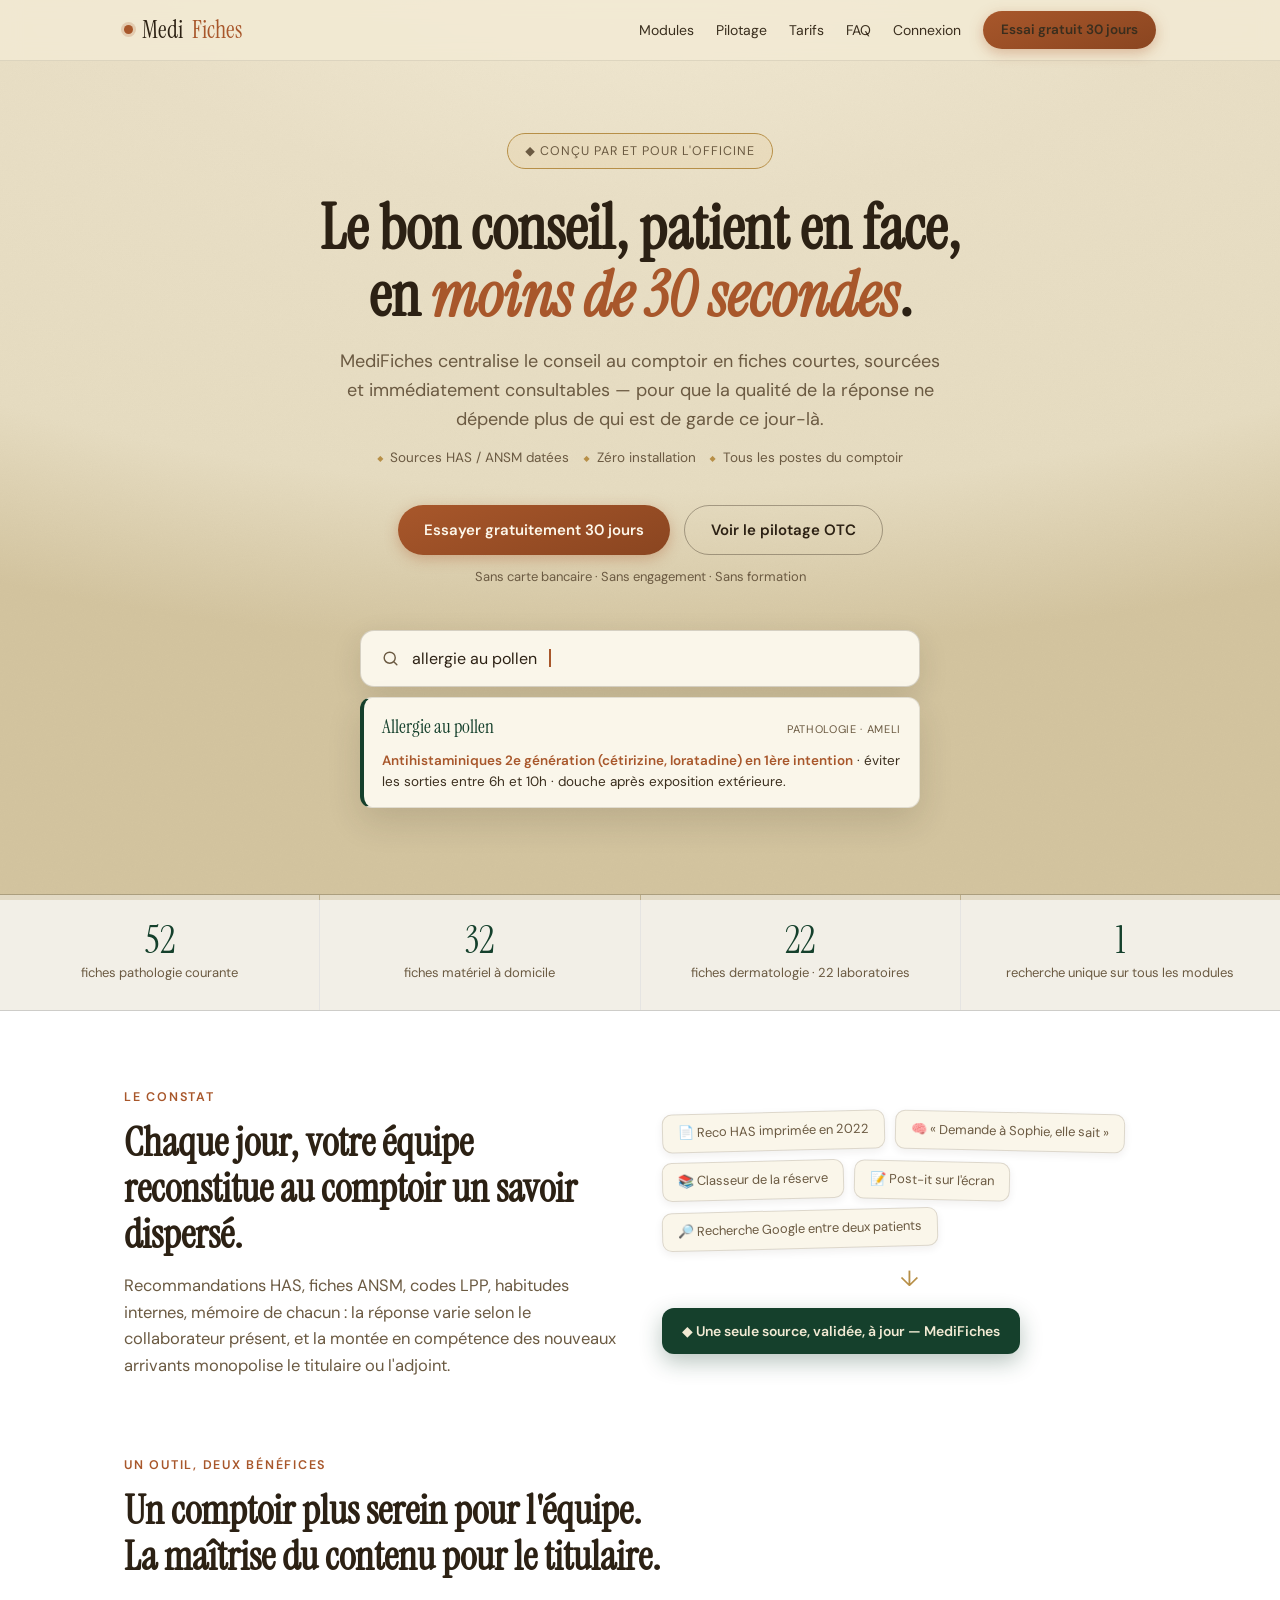
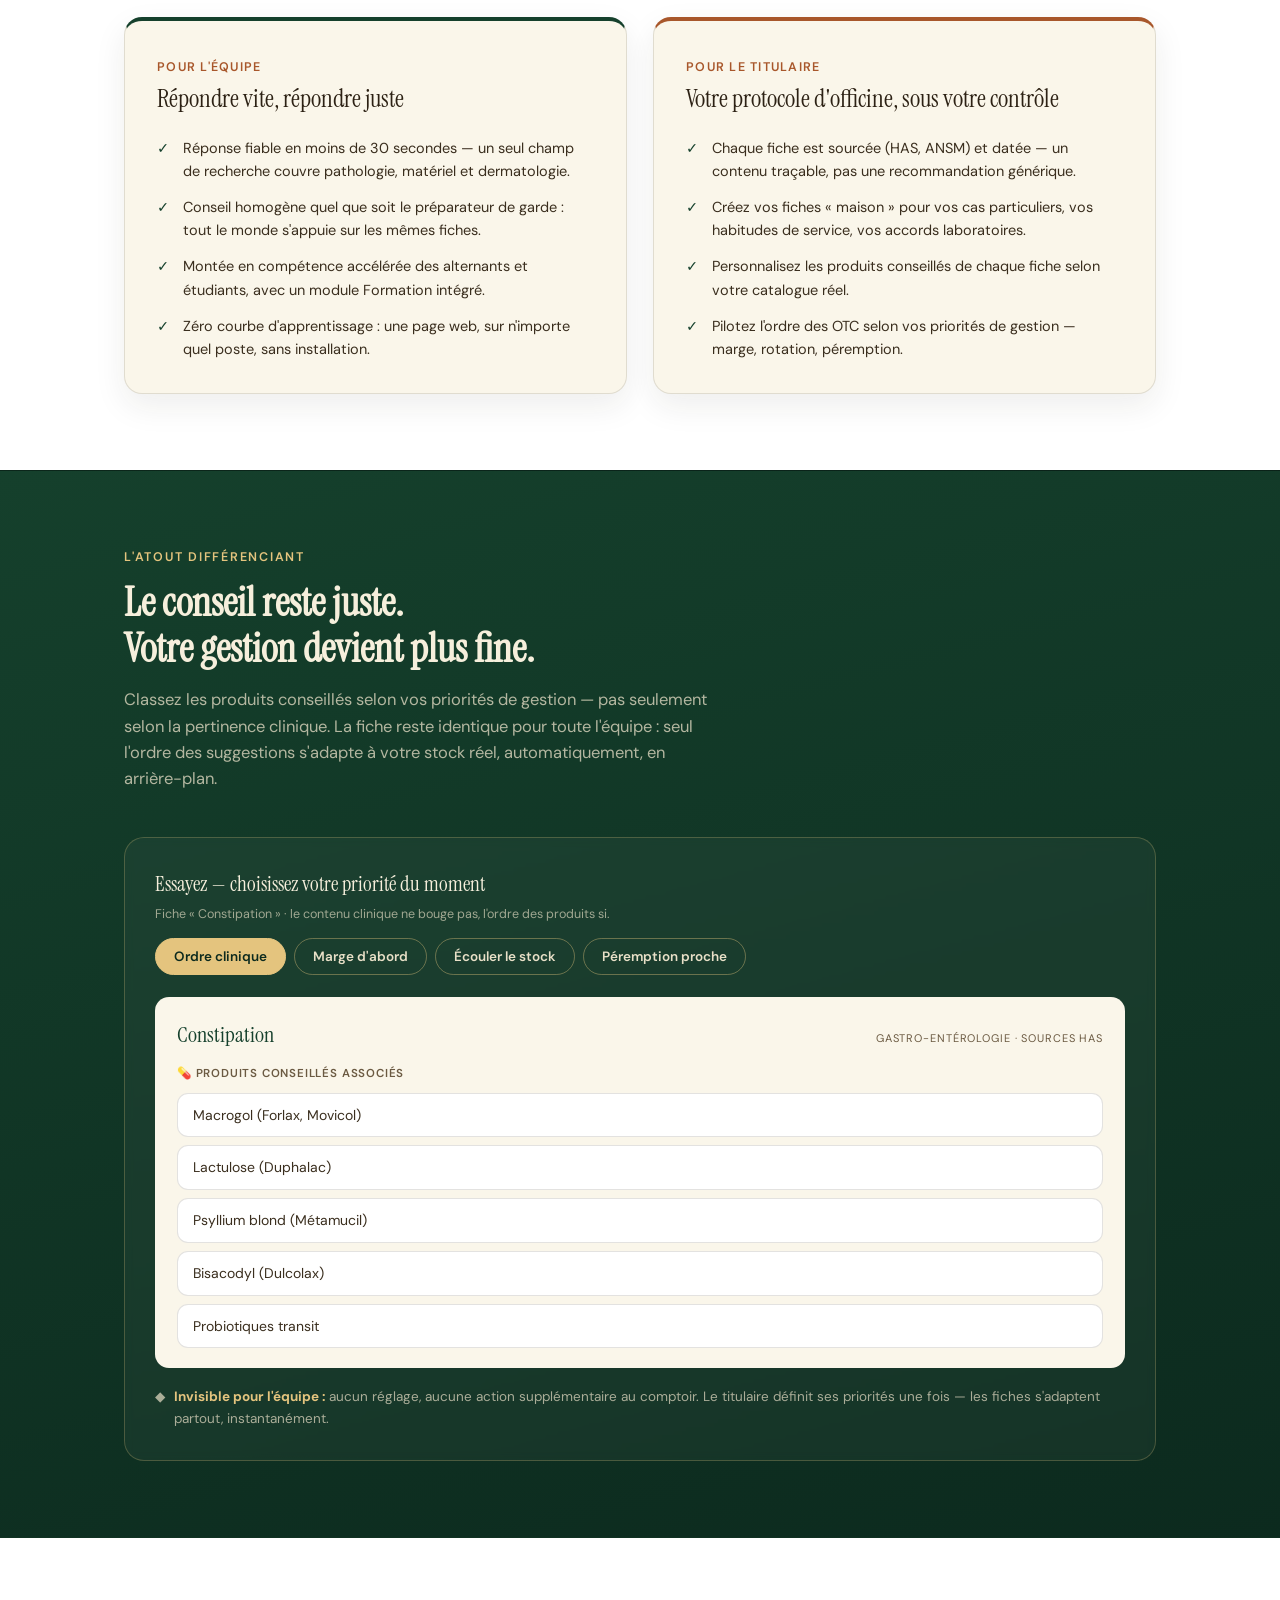
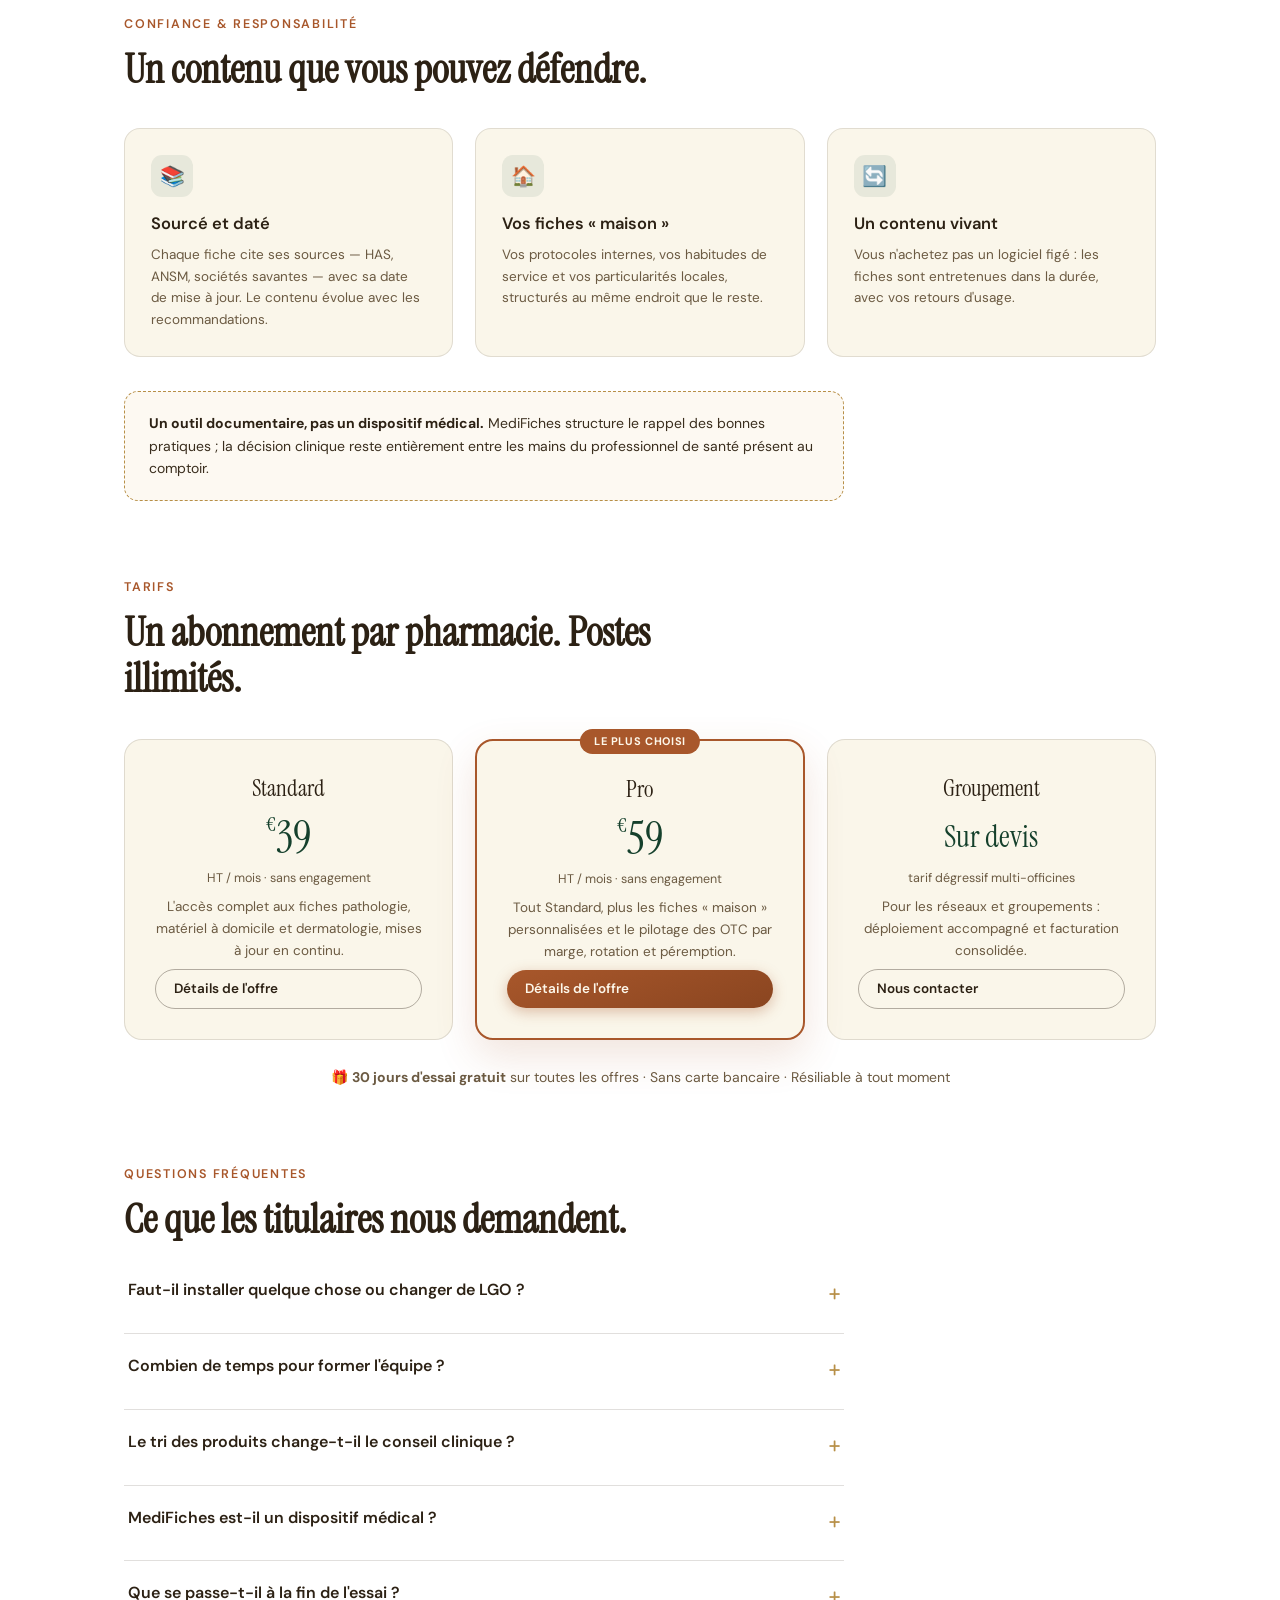
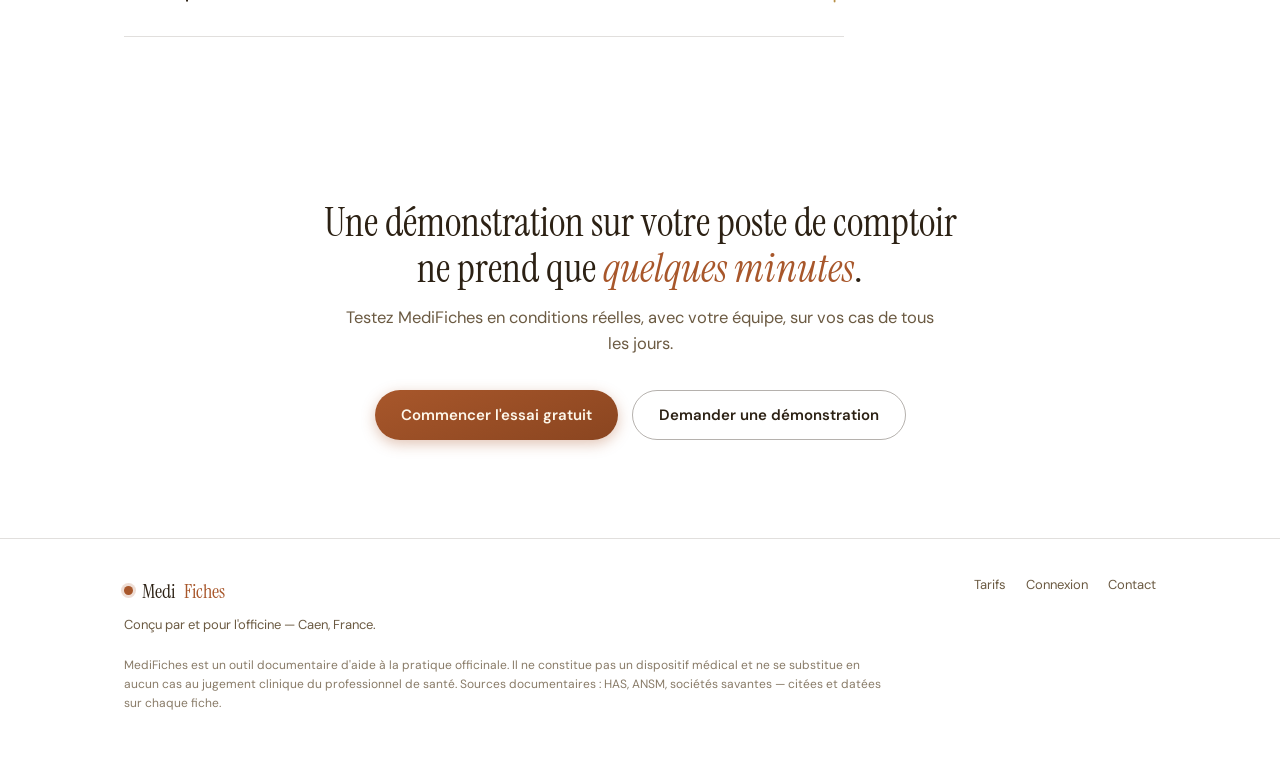
<file: index.html>
<!DOCTYPE html>
<html lang="fr">
<head>
<meta charset="UTF-8">
<meta name="viewport" content="width=device-width, initial-scale=1.0">
<title>MediFiches — L'assistant comptoir des équipes officinales</title>
<meta name="description" content="Le bon conseil, patient en face, en moins de 30 secondes. Fiches pathologie, matériel à domicile et dermatologie, sourcées HAS/ANSM. Essai gratuit 30 jours, sans carte bancaire.">
<link rel="preconnect" href="https://fonts.googleapis.com">
<link rel="preconnect" href="https://fonts.gstatic.com" crossorigin>
<link href="https://fonts.googleapis.com/css2?family=Instrument+Serif:ital@0;1&family=DM+Sans:ital,opsz,wght@0,9..40,300;0,9..40,400;0,9..40,500;0,9..40,600;0,9..40,700;1,9..40,400&display=swap" rel="stylesheet">
<style>
/* ═══ MediFiches — Landing "Digital Apothecary" ═══ */
:root{
  --serif:'Instrument Serif',Georgia,serif;
  --sans:'DM Sans',system-ui,sans-serif;
  --ink:#2c2114; --ink-soft:#3a2e1e; --muted:#6b5a42;
  --copper:#a8572b; --copper-dk:#8a4520;
  --brass:#b78f47; --brass-lt:#e4c47e;
  --green:#15402c; --green-dk:#0c2a1e;
  --paper:#f2ead4; --paper-dk:#e6dcc1; --paper-deep:#d3c49f;
  --card:#faf6ea;
}
*{margin:0;padding:0;box-sizing:border-box}
html{scroll-behavior:smooth}
@media (prefers-reduced-motion:reduce){html{scroll-behavior:auto}}
body{
  font-family:var(--sans);color:var(--ink-soft);line-height:1.6;
  background:radial-gradient(120% 80% at 50% -8%, var(--paper) 0%, #e9dfc6 38%, var(--paper-dk) 78%, var(--paper-deep) 100%) fixed;
}
body::before{content:'';position:fixed;inset:0;pointer-events:none;opacity:.5;mix-blend-mode:multiply;z-index:0;
  background-image:url("data:image/svg+xml;utf8,<svg xmlns='http://www.w3.org/2000/svg' width='180' height='180'><filter id='n'><feTurbulence type='fractalNoise' baseFrequency='0.9' numOctaves='2' stitchTiles='stitch'/><feColorMatrix type='saturate' values='0'/></filter><rect width='100%25' height='100%25' filter='url(%23n)' opacity='0.06'/></svg>");}
main,nav,footer{position:relative;z-index:1}
a{color:var(--copper)}
.wrap{max-width:1080px;margin:0 auto;padding:0 24px}
.serif{font-family:var(--serif);font-weight:400}
em{font-style:italic;color:var(--copper)}
:focus-visible{outline:2px solid var(--green);outline-offset:3px;border-radius:4px}

/* ─ Nav ─ */
nav{position:sticky;top:0;backdrop-filter:blur(10px);background:rgba(242,234,212,.85);border-bottom:1px solid rgba(44,33,20,.1);z-index:50}
.nav-inner{display:flex;align-items:center;justify-content:space-between;height:60px}
.logo{font-family:var(--serif);font-size:24px;color:var(--ink);text-decoration:none;display:flex;align-items:center;gap:9px}
.logo-dot{width:9px;height:9px;border-radius:50%;background:var(--copper);box-shadow:0 0 0 3px rgba(168,87,43,.2)}
.logo b{font-weight:400;color:var(--copper)}
.nav-links{display:flex;align-items:center;gap:22px;font-size:14px}
.nav-links a{color:var(--ink-soft);text-decoration:none}
.nav-links a:hover{color:var(--copper)}
.btn{display:inline-flex;align-items:center;gap:8px;border-radius:999px;text-decoration:none;font-weight:600;font-size:15px;padding:12px 26px;transition:transform .15s,box-shadow .15s;border:none;cursor:pointer;font-family:var(--sans)}
.btn:hover{transform:translateY(-1px)}
.btn-copper{background:linear-gradient(160deg,var(--copper),var(--copper-dk));color:#fdf7ea;box-shadow:0 4px 14px rgba(168,87,43,.35)}
.btn-ghost{background:transparent;color:var(--ink);border:1.5px solid rgba(44,33,20,.35)}
.btn-sm{padding:8px 18px;font-size:13.5px}
@media(max-width:720px){.nav-links a:not(.btn){display:none}}

/* ─ Hero ─ */
.hero{text-align:center;padding:72px 0 56px}
.badge{display:inline-flex;align-items:center;gap:8px;padding:7px 17px;font-size:12.5px;letter-spacing:.08em;text-transform:uppercase;color:var(--muted);border:1px solid var(--brass);border-radius:999px;background:rgba(228,196,126,.15)}
h1{font-family:var(--serif);font-size:clamp(38px,6vw,62px);line-height:1.08;color:var(--ink);margin:26px auto 18px;max-width:820px}
.hero-sub{font-size:18px;color:var(--muted);max-width:620px;margin:0 auto 14px}
.hero-tags{display:flex;flex-wrap:wrap;gap:8px 14px;justify-content:center;font-size:13.5px;color:var(--muted);margin-bottom:36px}
.hero-tags span::before{content:'◆';color:var(--brass);font-size:8px;vertical-align:middle;margin-right:7px}
.hero-ctas{display:flex;gap:14px;justify-content:center;flex-wrap:wrap;margin-bottom:12px}
.hero-note{font-size:13px;color:var(--muted)}

/* démo recherche auto */
.demo-search{max-width:560px;margin:42px auto 0;text-align:left}
.ds-field{display:flex;align-items:center;gap:12px;background:var(--card);border:1.5px solid rgba(44,33,20,.18);border-radius:14px;padding:15px 20px;box-shadow:0 10px 30px rgba(44,33,20,.12)}
.ds-field svg{flex-shrink:0;stroke:var(--muted)}
.ds-text{font-size:16px;color:var(--ink);min-height:24px}
.ds-caret{display:inline-block;width:2px;height:18px;background:var(--copper);vertical-align:-3px;animation:blink 1s step-end infinite}
@keyframes blink{50%{opacity:0}}
.ds-card{margin-top:10px;background:var(--card);border:1px solid rgba(44,33,20,.12);border-left:4px solid var(--green);border-radius:12px;padding:14px 18px;box-shadow:0 14px 34px rgba(44,33,20,.14);opacity:0;transform:translateY(6px);transition:opacity .4s,transform .4s}
.ds-card.show{opacity:1;transform:none}
.ds-card-head{display:flex;justify-content:space-between;align-items:baseline;gap:10px;margin-bottom:7px}
.ds-card-title{font-family:var(--serif);font-size:19px;color:var(--green)}
.ds-card-cat{font-size:11px;letter-spacing:.06em;text-transform:uppercase;color:var(--muted)}
.ds-card-line{font-size:13.5px;color:var(--ink-soft)}
.ds-card-line b{color:var(--copper);font-weight:600}
@media (prefers-reduced-motion:reduce){.ds-caret{animation:none}}

/* ─ Bande chiffres ─ */
.stats{display:grid;grid-template-columns:repeat(auto-fit,minmax(180px,1fr));gap:1px;background:rgba(44,33,20,.12);border-block:1px solid rgba(44,33,20,.12);margin:30px 0 0}
.stat{background:rgba(250,246,234,.6);text-align:center;padding:26px 14px}
.stat b{font-family:var(--serif);font-weight:400;font-size:38px;color:var(--green);display:block;line-height:1}
.stat span{font-size:13px;color:var(--muted)}

/* ─ Sections ─ */
section{padding:76px 0}
.eyebrow{font-size:12.5px;letter-spacing:.14em;text-transform:uppercase;color:var(--copper);font-weight:600;margin-bottom:12px}
h2{font-family:var(--serif);font-size:clamp(28px,4vw,40px);line-height:1.15;color:var(--ink);margin-bottom:16px;max-width:640px}
.lead{font-size:16.5px;color:var(--muted);max-width:600px}

/* constat */
.constat-grid{display:grid;grid-template-columns:1fr 1fr;gap:44px;align-items:center}
.sources-mess{display:flex;flex-wrap:wrap;gap:10px}
.sm-chip{font-size:13px;padding:8px 15px;border-radius:10px;background:var(--card);border:1px solid rgba(44,33,20,.14);color:var(--muted);box-shadow:0 3px 8px rgba(44,33,20,.07)}
.sm-chip:nth-child(odd){transform:rotate(-1.4deg)}
.sm-chip:nth-child(even){transform:rotate(1.2deg)}
.sm-arrow{width:100%;text-align:center;font-size:22px;color:var(--brass);padding:2px 0}
.sm-one{font-size:14px;padding:12px 20px;border-radius:12px;background:var(--green);color:#f2ead4;font-weight:600;box-shadow:0 8px 22px rgba(21,64,44,.3);display:inline-flex;align-items:center;gap:9px}
@media(max-width:820px){.constat-grid{grid-template-columns:1fr}}

/* deux publics */
.cols{display:grid;grid-template-columns:1fr 1fr;gap:26px;margin-top:38px}
.col-card{background:var(--card);border:1px solid rgba(44,33,20,.12);border-radius:18px;padding:32px;box-shadow:0 12px 32px rgba(44,33,20,.08)}
.col-card h3{font-family:var(--serif);font-weight:400;font-size:25px;color:var(--ink);margin-bottom:6px}
.col-card .who{font-size:12.5px;letter-spacing:.1em;text-transform:uppercase;color:var(--copper);font-weight:600}
.col-card ul{list-style:none;margin-top:18px;display:flex;flex-direction:column;gap:13px}
.col-card li{font-size:14.5px;padding-left:26px;position:relative}
.col-card li::before{content:'✓';position:absolute;left:0;color:var(--green);font-weight:700}
.col-card--green{border-top:4px solid var(--green)}
.col-card--copper{border-top:4px solid var(--copper)}
@media(max-width:820px){.cols{grid-template-columns:1fr}}

/* ─ SIGNATURE : démo pilotage ─ */
.pilotage{background:linear-gradient(165deg,var(--green) 0%,var(--green-dk) 100%);color:#e9e0c8;border-block:1px solid rgba(0,0,0,.2)}
.pilotage .eyebrow{color:var(--brass-lt)}
.pilotage h2{color:#f6efdc}
.pilotage .lead{color:rgba(233,224,200,.75)}
.plt-demo{margin-top:44px;background:rgba(255,255,255,.04);border:1px solid rgba(228,196,126,.25);border-radius:20px;padding:30px;backdrop-filter:blur(4px)}
.plt-demo-head{display:flex;flex-wrap:wrap;align-items:center;justify-content:space-between;gap:14px;margin-bottom:22px}
.plt-demo-title{font-family:var(--serif);font-size:21px;color:#f6efdc}
.plt-demo-title small{display:block;font-family:var(--sans);font-size:12.5px;color:rgba(233,224,200,.65);margin-top:3px}
.plt-strats{display:flex;gap:8px;flex-wrap:wrap}
.plt-strat{border:1.5px solid rgba(228,196,126,.4);background:transparent;color:#e9e0c8;border-radius:999px;padding:9px 18px;font-size:13.5px;font-weight:600;cursor:pointer;font-family:var(--sans);transition:background .18s,color .18s}
.plt-strat:hover{background:rgba(228,196,126,.12)}
.plt-strat.on{background:var(--brass-lt);color:var(--green-dk);border-color:var(--brass-lt)}
.plt-fiche{background:var(--card);border-radius:14px;padding:20px 22px;color:var(--ink-soft)}
.plt-fiche-head{display:flex;justify-content:space-between;align-items:baseline;margin-bottom:13px}
.plt-fiche-nom{font-family:var(--serif);font-size:22px;color:var(--green)}
.plt-fiche-tag{font-size:11px;letter-spacing:.08em;text-transform:uppercase;color:var(--muted)}
.plt-label{font-size:11.5px;letter-spacing:.07em;text-transform:uppercase;color:var(--muted);font-weight:600;margin-bottom:9px}
.plt-pills{display:flex;flex-direction:column;gap:8px}
.plt-pill{display:flex;align-items:center;justify-content:space-between;gap:10px;background:#fff;border:1px solid rgba(44,33,20,.13);border-radius:11px;padding:10px 15px;font-size:14px;transition:transform .45s cubic-bezier(.22,1,.36,1),box-shadow .3s}
.plt-pill .fl{display:flex;gap:6px}
.plt-pill .tag{font-size:10.5px;font-weight:700;padding:3px 9px;border-radius:999px;opacity:0;transition:opacity .3s}
.plt-pill .tag.vis{opacity:1}
.tag-m{background:rgba(21,64,44,.12);color:var(--green)}
.tag-r{background:rgba(183,143,71,.18);color:#7a5c22}
.tag-p{background:rgba(168,87,43,.14);color:var(--copper)}
.plt-pill.top1{border-color:var(--brass);box-shadow:0 6px 16px rgba(183,143,71,.3)}
.plt-demo-note{margin-top:18px;font-size:13.5px;color:rgba(233,224,200,.7);display:flex;gap:9px;align-items:flex-start}
.plt-demo-note b{color:var(--brass-lt)}
@media (prefers-reduced-motion:reduce){.plt-pill{transition:none}}

/* ─ traçabilité ─ */
.trust-grid{display:grid;grid-template-columns:repeat(auto-fit,minmax(240px,1fr));gap:22px;margin-top:36px}
.trust-card{background:var(--card);border:1px solid rgba(44,33,20,.12);border-radius:16px;padding:26px}
.trust-card .ic{width:42px;height:42px;border-radius:11px;background:rgba(21,64,44,.08);display:flex;align-items:center;justify-content:center;margin-bottom:14px;font-size:20px}
.trust-card h3{font-size:16.5px;color:var(--ink);margin-bottom:7px;font-weight:600}
.trust-card p{font-size:13.5px;color:var(--muted)}
.disclaimer{margin-top:34px;border:1.5px dashed var(--brass);border-radius:14px;padding:20px 24px;background:rgba(228,196,126,.1);font-size:14px;max-width:720px}
.disclaimer b{color:var(--ink)}

/* ─ tarifs ─ */
.pricing-cards{display:grid;grid-template-columns:repeat(auto-fit,minmax(240px,1fr));gap:22px;margin-top:38px}
.price-card{background:var(--card);border:1px solid rgba(44,33,20,.13);border-radius:18px;padding:30px;text-align:center;display:flex;flex-direction:column;gap:8px}
.price-card.hl{border:2px solid var(--copper);box-shadow:0 16px 40px rgba(168,87,43,.16);position:relative}
.price-card.hl::before{content:'Le plus choisi';position:absolute;top:-12px;left:50%;transform:translateX(-50%);background:var(--copper);color:#fdf7ea;font-size:11px;font-weight:700;letter-spacing:.06em;text-transform:uppercase;padding:4px 14px;border-radius:999px}
.price-name{font-family:var(--serif);font-size:23px;color:var(--ink)}
.price-val{font-family:var(--serif);font-size:46px;color:var(--green);line-height:1}
.price-val sup{font-size:20px;vertical-align:22px}
.price-per{font-size:12.5px;color:var(--muted)}
.price-desc{font-size:13.5px;color:var(--muted);flex:1}
.pricing-foot{text-align:center;margin-top:26px;font-size:14px;color:var(--muted)}

/* ─ FAQ ─ */
.faq{max-width:720px}
.faq details{border-bottom:1px solid rgba(44,33,20,.14);padding:19px 4px}
.faq summary{font-size:16px;font-weight:600;color:var(--ink);cursor:pointer;list-style:none;display:flex;justify-content:space-between;gap:14px}
.faq summary::after{content:'+';font-family:var(--serif);font-size:23px;color:var(--brass);transition:transform .2s}
.faq details[open] summary::after{transform:rotate(45deg)}
.faq p{margin-top:11px;font-size:14.5px;color:var(--muted);max-width:640px}

/* ─ CTA final ─ */
.final{text-align:center;padding:86px 0}
.final h2{margin:0 auto 14px}
.final .lead{margin:0 auto 32px}

/* ─ footer ─ */
footer{border-top:1px solid rgba(44,33,20,.14);padding:36px 0 44px;font-size:13px;color:var(--muted)}
.foot-grid{display:flex;flex-wrap:wrap;justify-content:space-between;gap:22px;align-items:flex-start}
.foot-links{display:flex;gap:20px;flex-wrap:wrap}
.foot-links a{color:var(--muted);text-decoration:none}
.foot-links a:hover{color:var(--copper)}
.foot-disc{margin-top:20px;font-size:12px;opacity:.8;max-width:760px}
</style>
</head>
<body>

<nav>
  <div class="wrap nav-inner">
    <a class="logo" href="#"><span class="logo-dot"></span>Medi<b>Fiches</b></a>
    <div class="nav-links">
      <a href="#modules">Modules</a>
      <a href="#pilotage">Pilotage</a>
      <a href="#tarifs">Tarifs</a>
      <a href="#faq">FAQ</a>
      <a href="/pages/login.html">Connexion</a>
      <a href="/pages/login.html" class="btn btn-copper btn-sm">Essai gratuit 30 jours</a>
    </div>
  </div>
</nav>

<main>

<!-- ═══ HERO ═══ -->
<header class="hero wrap">
  <span class="badge">◆ Conçu par et pour l'officine</span>
  <h1>Le bon conseil, patient en face,<br>en <em>moins de 30 secondes</em>.</h1>
  <p class="hero-sub">MediFiches centralise le conseil au comptoir en fiches courtes, sourcées et immédiatement consultables — pour que la qualité de la réponse ne dépende plus de qui est de garde ce jour-là.</p>
  <div class="hero-tags">
    <span>Sources HAS / ANSM datées</span>
    <span>Zéro installation</span>
    <span>Tous les postes du comptoir</span>
  </div>
  <div class="hero-ctas">
    <a class="btn btn-copper" href="/pages/login.html">Essayer gratuitement 30 jours</a>
    <a class="btn btn-ghost" href="#pilotage">Voir le pilotage OTC</a>
  </div>
  <p class="hero-note">Sans carte bancaire · Sans engagement · Sans formation</p>

  <!-- Démo recherche auto-animée -->
  <div class="demo-search" aria-hidden="true">
    <div class="ds-field">
      <svg width="19" height="19" viewBox="0 0 24 24" fill="none" stroke-width="1.8" stroke-linecap="round"><circle cx="11" cy="11" r="7"/><path d="m20 20-3.2-3.2"/></svg>
      <span class="ds-text" id="ds-text"></span><span class="ds-caret" id="ds-caret"></span>
    </div>
    <div class="ds-card" id="ds-card">
      <div class="ds-card-head">
        <span class="ds-card-title" id="ds-title"></span>
        <span class="ds-card-cat" id="ds-cat"></span>
      </div>
      <div class="ds-card-line" id="ds-line"></div>
    </div>
  </div>
</header>

<!-- ═══ CHIFFRES ═══ -->
<div class="stats" id="modules">
  <div class="stat"><b>52</b><span>fiches pathologie courante</span></div>
  <div class="stat"><b>32</b><span>fiches matériel à domicile</span></div>
  <div class="stat"><b>22</b><span>fiches dermatologie · 22 laboratoires</span></div>
  <div class="stat"><b>1</b><span>recherche unique sur tous les modules</span></div>
</div>

<!-- ═══ CONSTAT ═══ -->
<section>
  <div class="wrap constat-grid">
    <div>
      <p class="eyebrow">Le constat</p>
      <h2>Chaque jour, votre équipe reconstitue au comptoir un savoir dispersé.</h2>
      <p class="lead">Recommandations HAS, fiches ANSM, codes LPP, habitudes internes, mémoire de chacun&nbsp;: la réponse varie selon le collaborateur présent, et la montée en compétence des nouveaux arrivants monopolise le titulaire ou l'adjoint.</p>
    </div>
    <div class="sources-mess" aria-hidden="true">
      <span class="sm-chip">📄 Reco HAS imprimée en 2022</span>
      <span class="sm-chip">🧠 « Demande à Sophie, elle sait »</span>
      <span class="sm-chip">📚 Classeur de la réserve</span>
      <span class="sm-chip">📝 Post-it sur l'écran</span>
      <span class="sm-chip">🔎 Recherche Google entre deux patients</span>
      <span class="sm-arrow">↓</span>
      <span class="sm-one">◆ Une seule source, validée, à jour — MediFiches</span>
    </div>
  </div>
</section>

<!-- ═══ DEUX PUBLICS ═══ -->
<section style="padding-top:0">
  <div class="wrap">
    <p class="eyebrow">Un outil, deux bénéfices</p>
    <h2>Un comptoir plus serein pour l'équipe.<br>La maîtrise du contenu pour le titulaire.</h2>
    <div class="cols">
      <div class="col-card col-card--green">
        <span class="who">Pour l'équipe</span>
        <h3>Répondre vite, répondre juste</h3>
        <ul>
          <li>Réponse fiable en moins de 30 secondes — un seul champ de recherche couvre pathologie, matériel et dermatologie.</li>
          <li>Conseil homogène quel que soit le préparateur de garde&nbsp;: tout le monde s'appuie sur les mêmes fiches.</li>
          <li>Montée en compétence accélérée des alternants et étudiants, avec un module Formation intégré.</li>
          <li>Zéro courbe d'apprentissage&nbsp;: une page web, sur n'importe quel poste, sans installation.</li>
        </ul>
      </div>
      <div class="col-card col-card--copper">
        <span class="who">Pour le titulaire</span>
        <h3>Votre protocole d'officine, sous votre contrôle</h3>
        <ul>
          <li>Chaque fiche est sourcée (HAS, ANSM) et datée — un contenu traçable, pas une recommandation générique.</li>
          <li>Créez vos fiches «&nbsp;maison&nbsp;» pour vos cas particuliers, vos habitudes de service, vos accords laboratoires.</li>
          <li>Personnalisez les produits conseillés de chaque fiche selon votre catalogue réel.</li>
          <li>Pilotez l'ordre des OTC selon vos priorités de gestion — marge, rotation, péremption.</li>
        </ul>
      </div>
    </div>
  </div>
</section>

<!-- ═══ SIGNATURE : PILOTAGE ═══ -->
<section class="pilotage" id="pilotage">
  <div class="wrap">
    <p class="eyebrow">L'atout différenciant</p>
    <h2>Le conseil reste juste.<br>Votre gestion devient plus fine.</h2>
    <p class="lead">Classez les produits conseillés selon vos priorités de gestion — pas seulement selon la pertinence clinique. La fiche reste identique pour toute l'équipe&nbsp;: seul l'ordre des suggestions s'adapte à votre stock réel, automatiquement, en arrière-plan.</p>

    <div class="plt-demo">
      <div class="plt-demo-head">
        <div class="plt-demo-title">Essayez — choisissez votre priorité du moment
          <small>Fiche «&nbsp;Constipation&nbsp;» · le contenu clinique ne bouge pas, l'ordre des produits si.</small>
        </div>
        <div class="plt-strats" role="group" aria-label="Choix de la stratégie de tri">
          <button class="plt-strat on" data-strat="clinique">Ordre clinique</button>
          <button class="plt-strat" data-strat="marge">Marge d'abord</button>
          <button class="plt-strat" data-strat="rotation">Écouler le stock</button>
          <button class="plt-strat" data-strat="peremption">Péremption proche</button>
        </div>
      </div>
      <div class="plt-fiche">
        <div class="plt-fiche-head">
          <span class="plt-fiche-nom">Constipation</span>
          <span class="plt-fiche-tag">Gastro-entérologie · sources HAS</span>
        </div>
        <div class="plt-label">💊 Produits conseillés associés</div>
        <div class="plt-pills" id="plt-pills"></div>
      </div>
      <p class="plt-demo-note"><span>◆</span><span><b>Invisible pour l'équipe&nbsp;:</b> aucun réglage, aucune action supplémentaire au comptoir. Le titulaire définit ses priorités une fois — les fiches s'adaptent partout, instantanément.</span></p>
    </div>
  </div>
</section>

<!-- ═══ TRAÇABILITÉ ═══ -->
<section>
  <div class="wrap">
    <p class="eyebrow">Confiance & responsabilité</p>
    <h2>Un contenu que vous pouvez défendre.</h2>
    <div class="trust-grid">
      <div class="trust-card"><div class="ic">📚</div><h3>Sourcé et daté</h3><p>Chaque fiche cite ses sources — HAS, ANSM, sociétés savantes — avec sa date de mise à jour. Le contenu évolue avec les recommandations.</p></div>
      <div class="trust-card"><div class="ic">🏠</div><h3>Vos fiches « maison »</h3><p>Vos protocoles internes, vos habitudes de service et vos particularités locales, structurés au même endroit que le reste.</p></div>
      <div class="trust-card"><div class="ic">🔄</div><h3>Un contenu vivant</h3><p>Vous n'achetez pas un logiciel figé&nbsp;: les fiches sont entretenues dans la durée, avec vos retours d'usage.</p></div>
    </div>
    <div class="disclaimer">
      <b>Un outil documentaire, pas un dispositif médical.</b> MediFiches structure le rappel des bonnes pratiques&nbsp;; la décision clinique reste entièrement entre les mains du professionnel de santé présent au comptoir.
    </div>
  </div>
</section>

<!-- ═══ TARIFS ═══ -->
<section id="tarifs" style="padding-top:0">
  <div class="wrap">
    <p class="eyebrow">Tarifs</p>
    <h2>Un abonnement par pharmacie. Postes illimités.</h2>
    <div class="pricing-cards">
      <div class="price-card">
        <span class="price-name">Standard</span>
        <span class="price-val"><sup>€</sup>39</span>
        <span class="price-per">HT / mois · sans engagement</span>
        <p class="price-desc">L'accès complet aux fiches pathologie, matériel à domicile et dermatologie, mises à jour en continu.</p>
        <a class="btn btn-ghost btn-sm" href="/pages/pricing.html">Détails de l'offre</a>
      </div>
      <div class="price-card hl">
        <span class="price-name">Pro</span>
        <span class="price-val"><sup>€</sup>59</span>
        <span class="price-per">HT / mois · sans engagement</span>
        <p class="price-desc">Tout Standard, plus les fiches «&nbsp;maison&nbsp;» personnalisées et le pilotage des OTC par marge, rotation et péremption.</p>
        <a class="btn btn-copper btn-sm" href="/pages/pricing.html">Détails de l'offre</a>
      </div>
      <div class="price-card">
        <span class="price-name">Groupement</span>
        <span class="price-val" style="font-size:30px;padding:8px 0">Sur devis</span>
        <span class="price-per">tarif dégressif multi-officines</span>
        <p class="price-desc">Pour les réseaux et groupements&nbsp;: déploiement accompagné et facturation consolidée.</p>
        <a class="btn btn-ghost btn-sm" href="mailto:nb.medifiches@gmail.com?subject=Demande de devis — Offre Groupement">Nous contacter</a>
      </div>
    </div>
    <p class="pricing-foot">🎁 <b>30 jours d'essai gratuit</b> sur toutes les offres · Sans carte bancaire · Résiliable à tout moment</p>
  </div>
</section>

<!-- ═══ FAQ ═══ -->
<section id="faq" style="padding-top:0">
  <div class="wrap">
    <p class="eyebrow">Questions fréquentes</p>
    <h2>Ce que les titulaires nous demandent.</h2>
    <div class="faq">
      <details>
        <summary>Faut-il installer quelque chose ou changer de LGO&nbsp;?</summary>
        <p>Non. MediFiches est une page web accessible depuis n'importe quel poste du comptoir, en complément de votre logiciel de gestion actuel (Smart Rx, LGPI, Winpharma…). Aucune installation, aucune négociation technique avec votre éditeur.</p>
      </details>
      <details>
        <summary>Combien de temps pour former l'équipe&nbsp;?</summary>
        <p>Aucune formation n'est nécessaire&nbsp;: un champ de recherche, des fiches. La mise en route tient dans une démonstration de quelques minutes sur votre poste de comptoir.</p>
      </details>
      <details>
        <summary>Le tri des produits change-t-il le conseil clinique&nbsp;?</summary>
        <p>Non. Le contenu de chaque fiche — conseils, contre-indications, signes d'alerte — reste strictement identique pour toute l'équipe. Seul l'ordre d'affichage des produits suggérés s'adapte à vos priorités de gestion, et vous pouvez le désactiver à tout moment.</p>
      </details>
      <details>
        <summary>MediFiches est-il un dispositif médical&nbsp;?</summary>
        <p>Non. C'est un outil documentaire d'aide à la pratique&nbsp;: il structure le rappel des bonnes pratiques, sans aucune fonction de diagnostic ni de décision automatisée. La décision clinique appartient toujours au professionnel de santé.</p>
      </details>
      <details>
        <summary>Que se passe-t-il à la fin de l'essai&nbsp;?</summary>
        <p>Rien d'automatique&nbsp;: aucune carte bancaire n'est demandée pour l'essai. Si l'outil vous a convaincu, vous choisissez votre offre&nbsp;; sinon, votre accès s'arrête simplement.</p>
      </details>
    </div>
  </div>
</section>

<!-- ═══ CTA FINAL ═══ -->
<section class="final">
  <div class="wrap">
    <h2 class="serif">Une démonstration sur votre poste de comptoir<br>ne prend que <em>quelques minutes</em>.</h2>
    <p class="lead">Testez MediFiches en conditions réelles, avec votre équipe, sur vos cas de tous les jours.</p>
    <div class="hero-ctas">
      <a class="btn btn-copper" href="/pages/login.html">Commencer l'essai gratuit</a>
      <a class="btn btn-ghost" href="mailto:nb.medifiches@gmail.com?subject=Demande de démonstration MediFiches">Demander une démonstration</a>
    </div>
  </div>
</section>

</main>

<footer>
  <div class="wrap">
    <div class="foot-grid">
      <div>
        <a class="logo" href="#" style="font-size:20px"><span class="logo-dot"></span>Medi<b>Fiches</b></a>
        <p style="margin-top:8px">Conçu par et pour l'officine — Caen, France.</p>
      </div>
      <div class="foot-links">
        <a href="/pages/pricing.html">Tarifs</a>
        <a href="/pages/login.html">Connexion</a>
        <a href="mailto:nb.medifiches@gmail.com">Contact</a>
      </div>
    </div>
    <p class="foot-disc">MediFiches est un outil documentaire d'aide à la pratique officinale. Il ne constitue pas un dispositif médical et ne se substitue en aucun cas au jugement clinique du professionnel de santé. Sources documentaires&nbsp;: HAS, ANSM, sociétés savantes — citées et datées sur chaque fiche.</p>
  </div>
</footer>

<script>
/* ═══ Démo recherche auto-animée (hero) ═══ */
(function(){
  const reduced = matchMedia('(prefers-reduced-motion: reduce)').matches;
  const txt = document.getElementById('ds-text'),
        card = document.getElementById('ds-card'),
        t = document.getElementById('ds-title'),
        c = document.getElementById('ds-cat'),
        l = document.getElementById('ds-line');
  const demos = [
    { q:'allergie au pollen', titre:'Allergie au pollen', cat:'Pathologie · Ameli', ligne:'<b>Antihistaminiques 2e génération (cétirizine, loratadine) en 1ère intention</b> · éviter les sorties entre 6h et 10h · douche après exposition extérieure.' },
    { q:'lit médicalisé', titre:'Lit médicalisé électrique', cat:'Matériel · LPP', ligne:'<b>Matelas ou surmatelas anti-escarres à associer</b> en cas d\'alitement prolongé · hauteur ajustée pour les transferts · prescripteurs : médecin, ergothérapeute, IPA.' },
    { q:'vergetures', titre:'Vergetures', cat:'Dermatologie', ligne:'<b>Vergetures rouges = agir vite</b> : seule la phase active répond aux soins · massage quotidien à l\'huile · en prévention grossesse dès le 4e mois.' },
  ];
  if (reduced) { // version statique
    txt.textContent = demos[0].q; t.textContent = demos[0].titre; c.textContent = demos[0].cat;
    l.innerHTML = demos[0].ligne; card.classList.add('show'); return;
  }
  let i = 0;
  function typeQuery(q, done){
    let j = 0; txt.textContent = '';
    const iv = setInterval(()=>{ txt.textContent = q.slice(0, ++j); if (j >= q.length){ clearInterval(iv); done(); } }, 65);
  }
  function cycle(){
    const d = demos[i % demos.length]; i++;
    card.classList.remove('show');
    setTimeout(()=> typeQuery(d.q, ()=>{
      t.textContent = d.titre; c.textContent = d.cat; l.innerHTML = d.ligne;
      setTimeout(()=> card.classList.add('show'), 250);
      setTimeout(cycle, 4600);
    }), 500);
  }
  cycle();
})();

/* ═══ Démo interactive Pilotage (signature) ═══ */
(function(){
  const produits = [
    { nom:'Macrogol (Forlax, Movicol)',  m:1, r:0, p:0 },
    { nom:'Lactulose (Duphalac)',        m:3, r:0, p:0 },
    { nom:'Psyllium blond (Métamucil)',  m:2, r:0, p:1 },
    { nom:'Bisacodyl (Dulcolax)',        m:1, r:1, p:0 },
    { nom:'Probiotiques transit',        m:3, r:1, p:0 },
  ];
  const box = document.getElementById('plt-pills');
  const btns = document.querySelectorAll('.plt-strat');
  const reduced = matchMedia('(prefers-reduced-motion: reduce)').matches;

  function tagsHTML(pr, strat){
    const vis = f => (strat !== 'clinique' && ((f==='m'&&strat==='marge')||(f==='r'&&strat==='rotation')||(f==='p'&&strat==='peremption'))) ? 'vis' : '';
    return `<span class="fl">
      ${pr.m>1?`<span class="tag tag-m ${vis('m')}">Marge ${'€'.repeat(pr.m)}</span>`:''}
      ${pr.r?`<span class="tag tag-r ${vis('r')}">À écouler</span>`:''}
      ${pr.p?`<span class="tag tag-p ${vis('p')}">Péremption</span>`:''}
    </span>`;
  }
  function order(strat){
    const list = [...produits];
    if (strat==='marge')      list.sort((a,b)=>b.m-a.m);
    if (strat==='rotation')   list.sort((a,b)=>b.r-a.r);
    if (strat==='peremption') list.sort((a,b)=>b.p-a.p);
    return list;
  }
  function render(strat){
    // FLIP : positions avant
    const before = {};
    box.querySelectorAll('.plt-pill').forEach(el=> before[el.dataset.n] = el.getBoundingClientRect().top);
    const list = order(strat);
    box.innerHTML = list.map((pr,idx)=>`
      <div class="plt-pill ${idx===0&&strat!=='clinique'?'top1':''}" data-n="${pr.nom}">
        <span>${pr.nom}</span>${tagsHTML(pr,strat)}
      </div>`).join('');
    if (reduced || !Object.keys(before).length) return;
    // FLIP : animer depuis l'ancienne position
    box.querySelectorAll('.plt-pill').forEach(el=>{
      const prev = before[el.dataset.n];
      if (prev === undefined) return;
      const delta = prev - el.getBoundingClientRect().top;
      if (!delta) return;
      el.style.transition = 'none'; el.style.transform = `translateY(${delta}px)`;
      requestAnimationFrame(()=>{ el.style.transition=''; el.style.transform=''; });
    });
  }
  btns.forEach(b => b.addEventListener('click', ()=>{
    btns.forEach(x=>x.classList.remove('on')); b.classList.add('on');
    render(b.dataset.strat);
  }));
  render('clinique');
})();
</script>

<script>
  // Si l'utilisateur est déjà connecté → afficher un lien vers l'app
  (function(){
    try {
      const KEY = Object.keys(localStorage).find(k => k.startsWith('sb-') && k.endsWith('-auth-token'));
      if (KEY && JSON.parse(localStorage[KEY])?.access_token) {
        const btn = document.createElement('a');
        btn.href = '/app'; btn.className = 'btn btn-ghost btn-sm';
        btn.textContent = 'Accéder à l\'app →';
        document.querySelector('.nav-links')?.appendChild(btn);
      }
    } catch(e){}
  })();
</script>
</body>
</html>
</file>
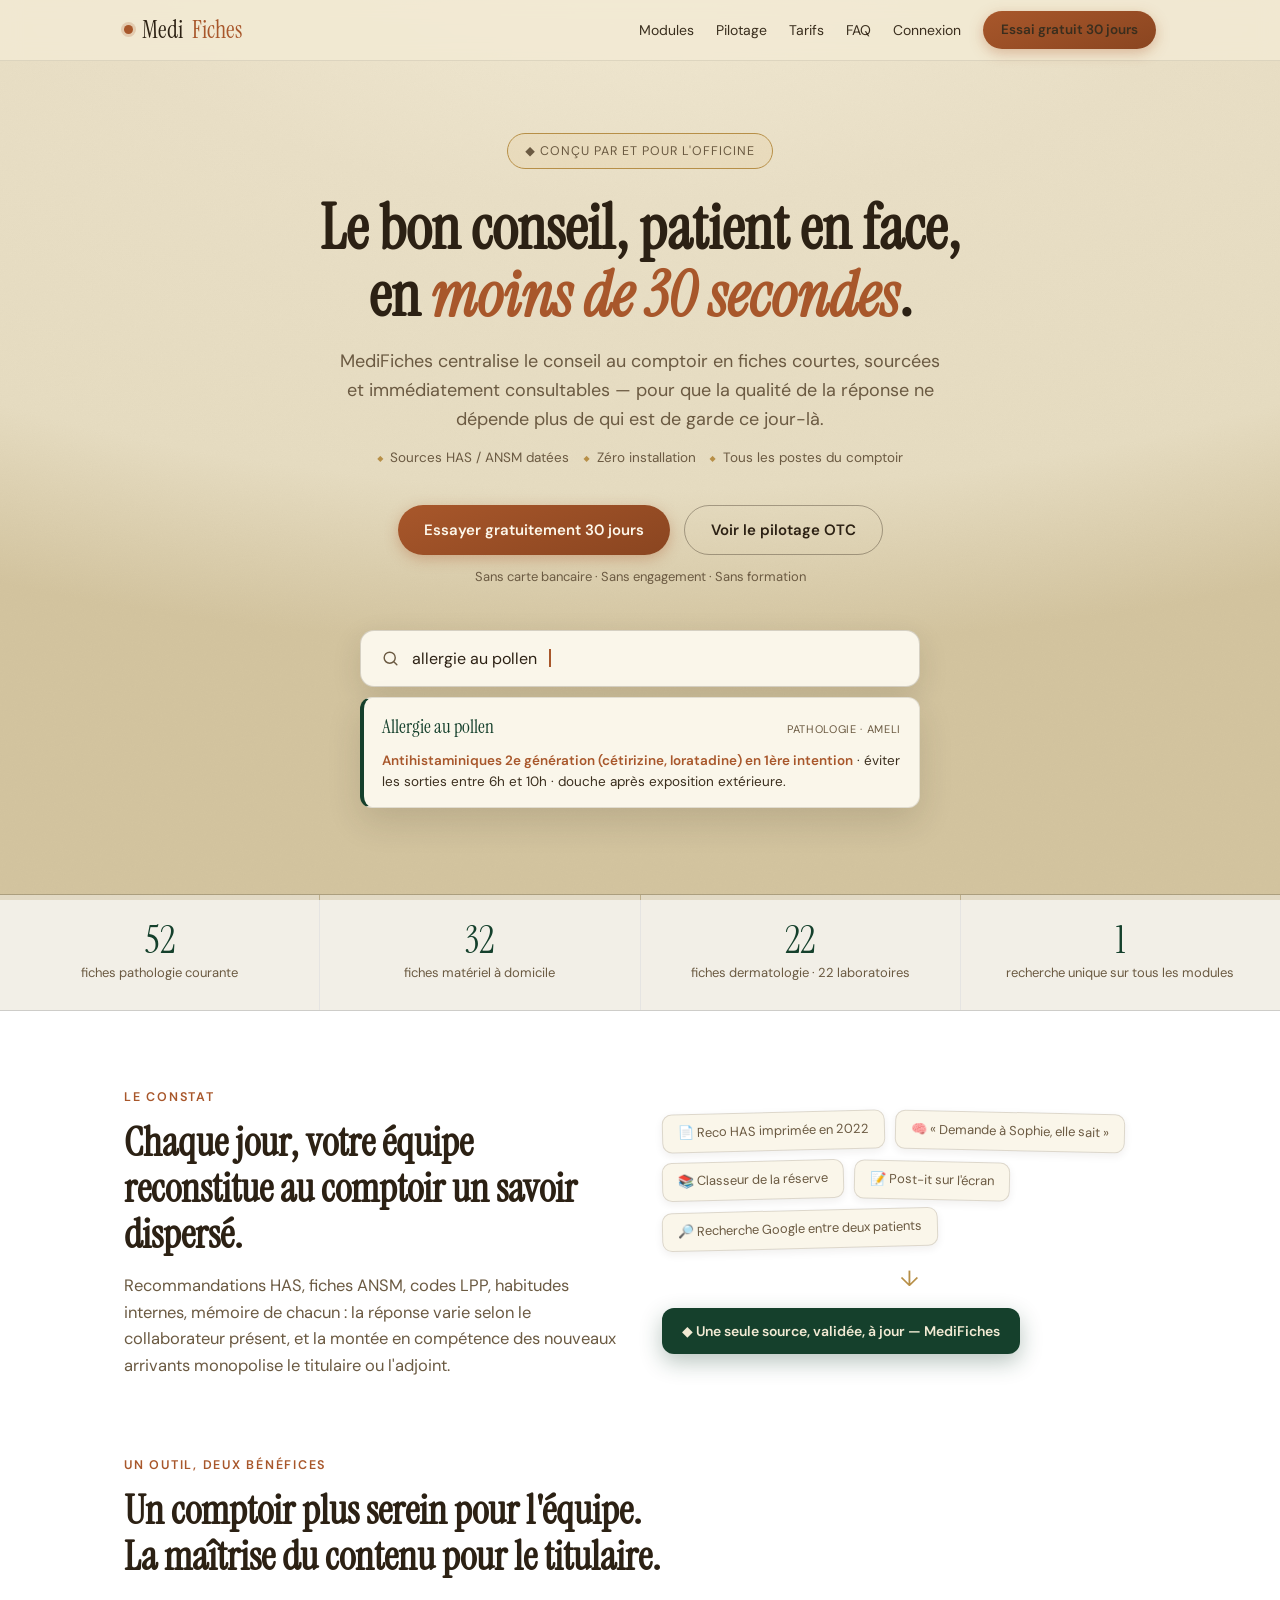
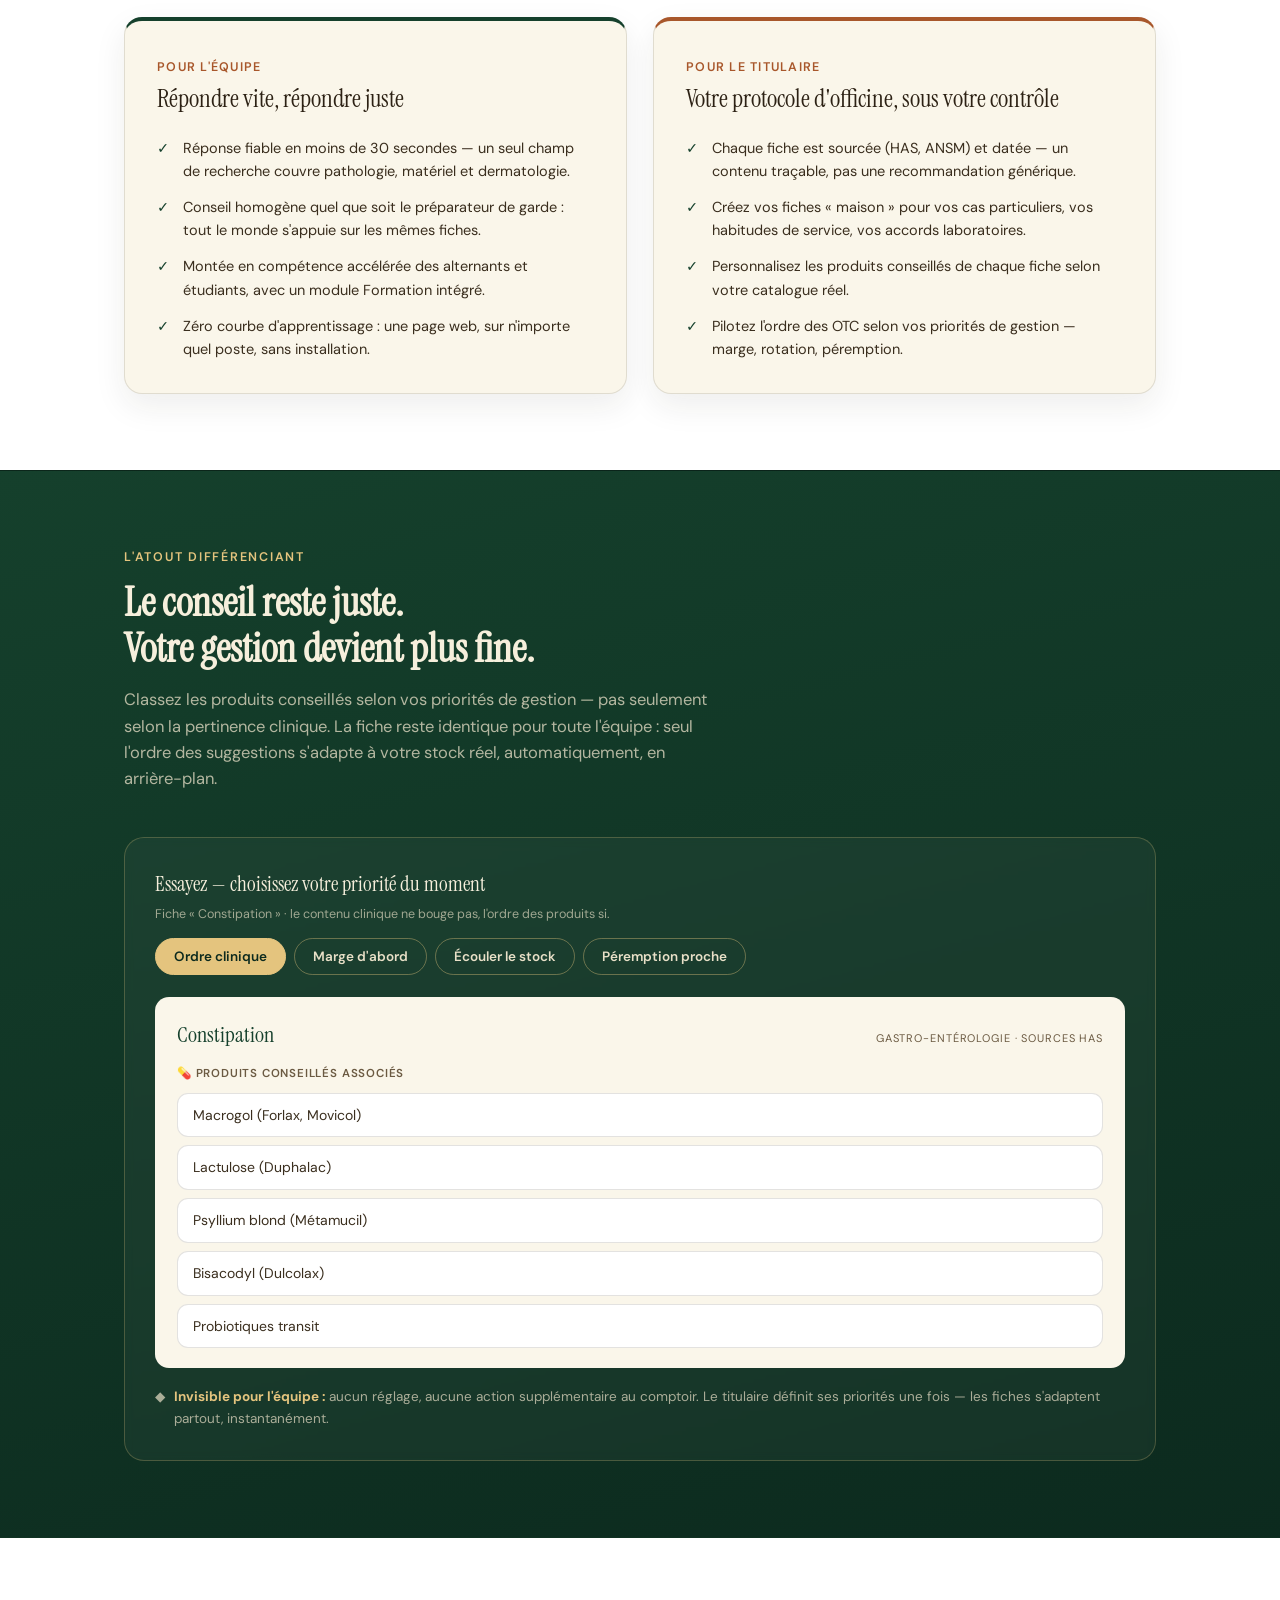
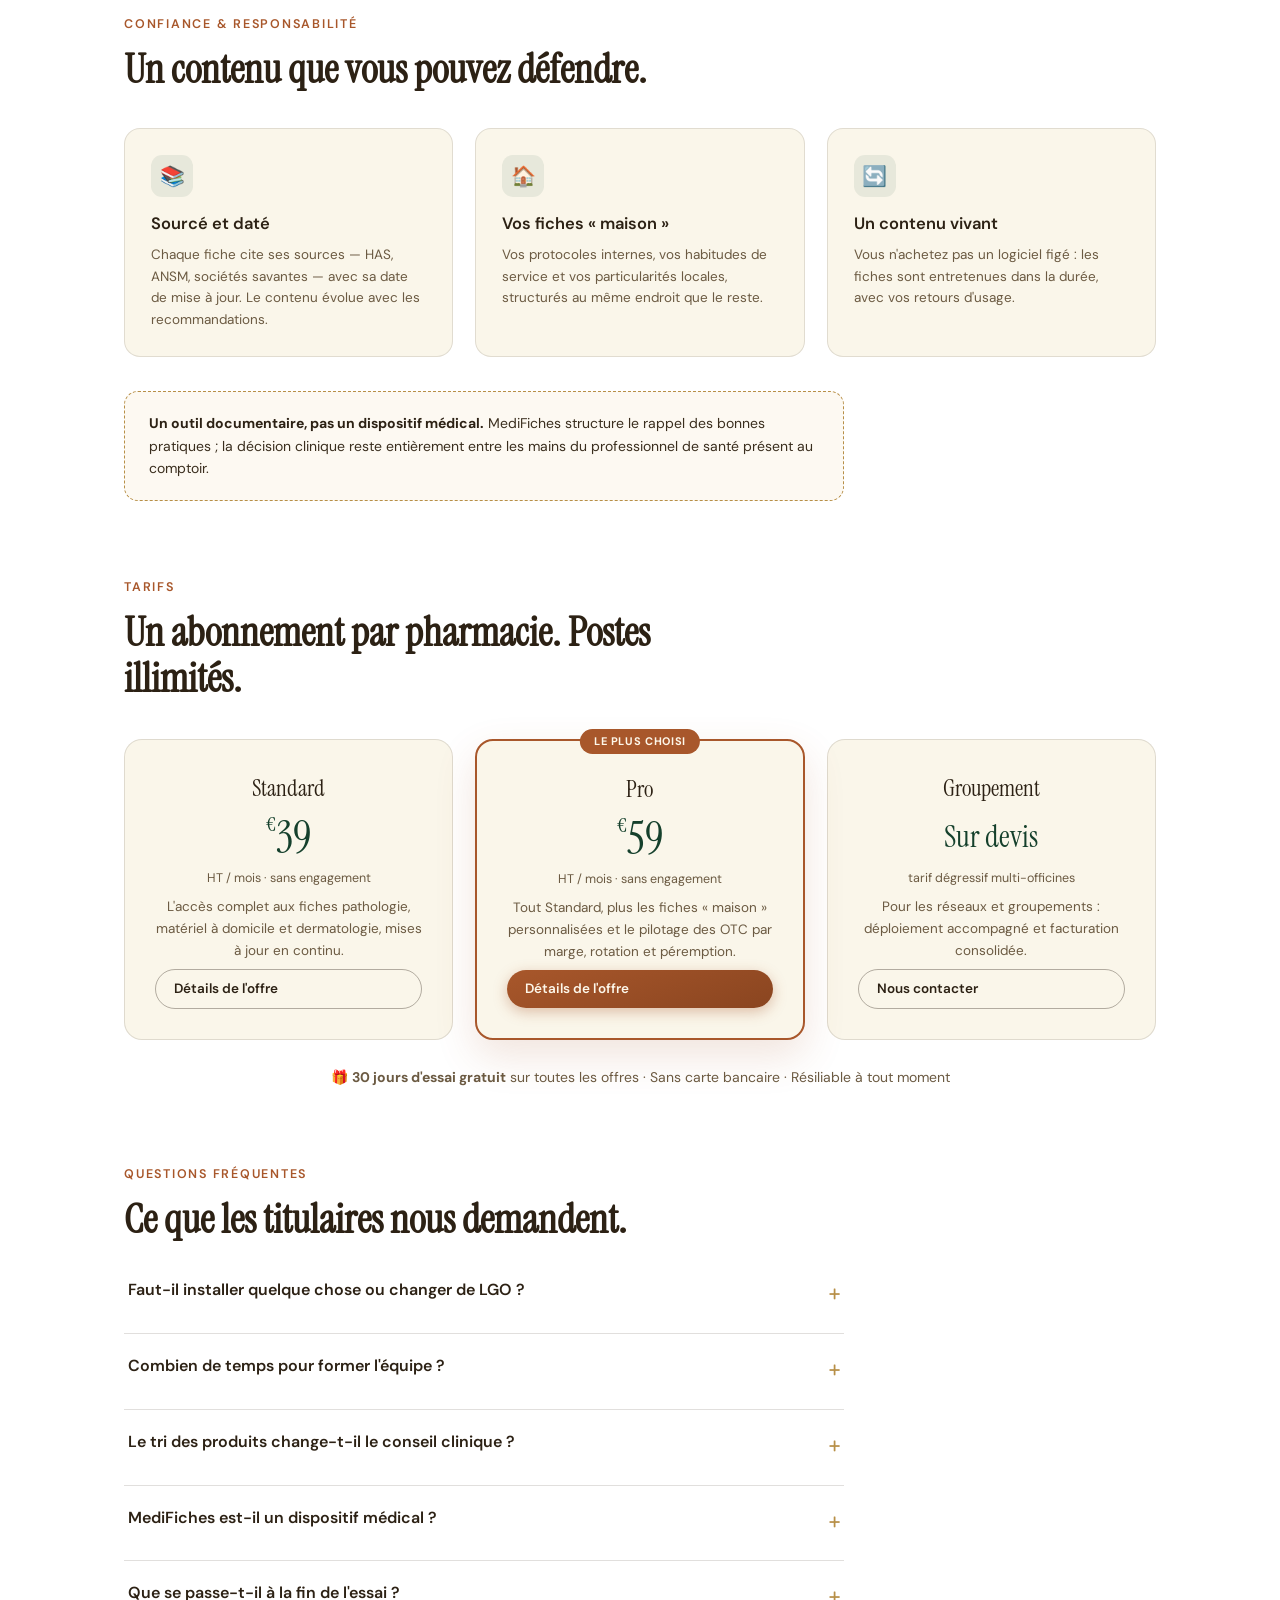
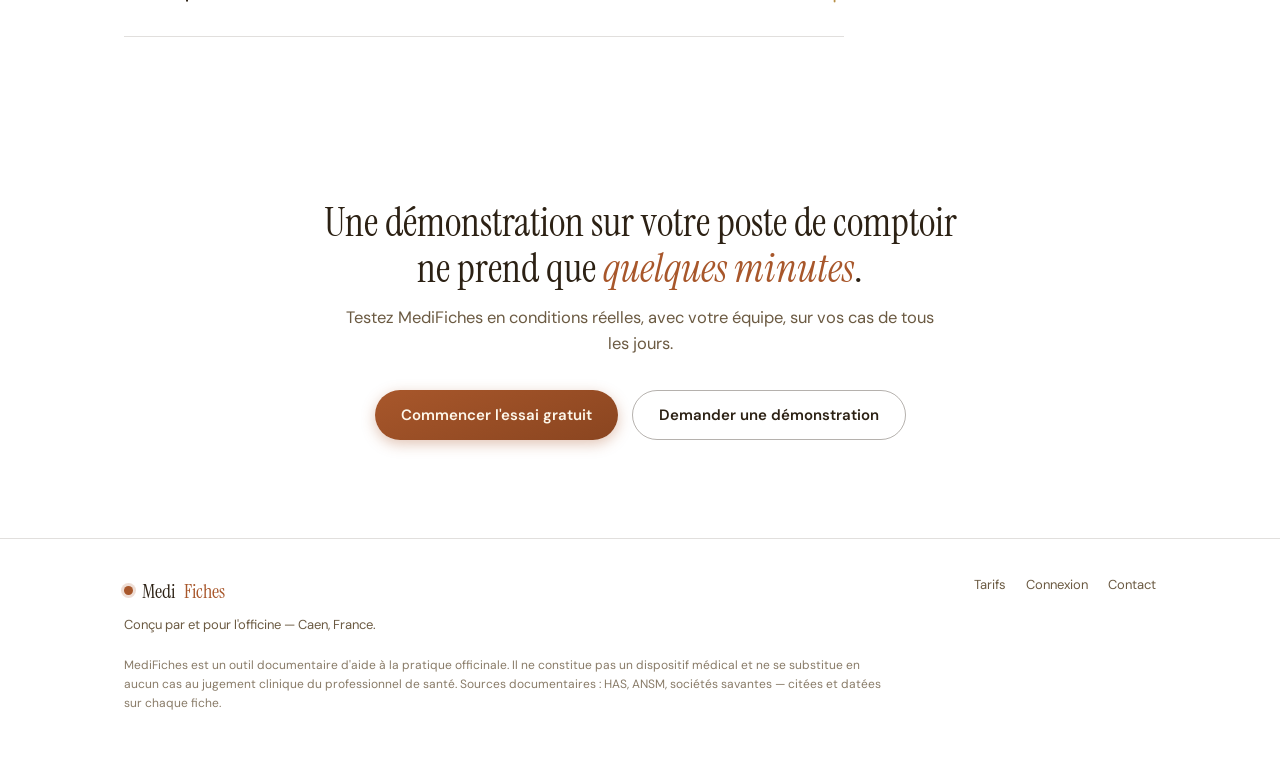
<file: accueil.html>
<!DOCTYPE html>
<html lang="fr">
<head>
<meta charset="UTF-8">
<meta name="viewport" content="width=device-width, initial-scale=1.0">
<title>MediFiches — L'assistant comptoir des équipes officinales</title>
<meta name="description" content="Le bon conseil, patient en face, en moins de 30 secondes. Fiches pathologie, matériel à domicile et dermatologie, sourcées HAS/ANSM. Essai gratuit 30 jours, sans carte bancaire.">
<link rel="preconnect" href="https://fonts.googleapis.com">
<link rel="preconnect" href="https://fonts.gstatic.com" crossorigin>
<link href="https://fonts.googleapis.com/css2?family=Instrument+Serif:ital@0;1&family=DM+Sans:ital,opsz,wght@0,9..40,300;0,9..40,400;0,9..40,500;0,9..40,600;0,9..40,700;1,9..40,400&display=swap" rel="stylesheet">
<style>
/* ═══ MediFiches — Landing "Digital Apothecary" ═══ */
:root{
  --serif:'Instrument Serif',Georgia,serif;
  --sans:'DM Sans',system-ui,sans-serif;
  --ink:#2c2114; --ink-soft:#3a2e1e; --muted:#6b5a42;
  --copper:#a8572b; --copper-dk:#8a4520;
  --brass:#b78f47; --brass-lt:#e4c47e;
  --green:#15402c; --green-dk:#0c2a1e;
  --paper:#f2ead4; --paper-dk:#e6dcc1; --paper-deep:#d3c49f;
  --card:#faf6ea;
}
*{margin:0;padding:0;box-sizing:border-box}
html{scroll-behavior:smooth}
@media (prefers-reduced-motion:reduce){html{scroll-behavior:auto}}
body{
  font-family:var(--sans);color:var(--ink-soft);line-height:1.6;
  background:radial-gradient(120% 80% at 50% -8%, var(--paper) 0%, #e9dfc6 38%, var(--paper-dk) 78%, var(--paper-deep) 100%) fixed;
}
body::before{content:'';position:fixed;inset:0;pointer-events:none;opacity:.5;mix-blend-mode:multiply;z-index:0;
  background-image:url("data:image/svg+xml;utf8,<svg xmlns='http://www.w3.org/2000/svg' width='180' height='180'><filter id='n'><feTurbulence type='fractalNoise' baseFrequency='0.9' numOctaves='2' stitchTiles='stitch'/><feColorMatrix type='saturate' values='0'/></filter><rect width='100%25' height='100%25' filter='url(%23n)' opacity='0.06'/></svg>");}
main,nav,footer{position:relative;z-index:1}
a{color:var(--copper)}
.wrap{max-width:1080px;margin:0 auto;padding:0 24px}
.serif{font-family:var(--serif);font-weight:400}
em{font-style:italic;color:var(--copper)}
:focus-visible{outline:2px solid var(--green);outline-offset:3px;border-radius:4px}

/* ─ Nav ─ */
nav{position:sticky;top:0;backdrop-filter:blur(10px);background:rgba(242,234,212,.85);border-bottom:1px solid rgba(44,33,20,.1);z-index:50}
.nav-inner{display:flex;align-items:center;justify-content:space-between;height:60px}
.logo{font-family:var(--serif);font-size:24px;color:var(--ink);text-decoration:none;display:flex;align-items:center;gap:9px}
.logo-dot{width:9px;height:9px;border-radius:50%;background:var(--copper);box-shadow:0 0 0 3px rgba(168,87,43,.2)}
.logo b{font-weight:400;color:var(--copper)}
.nav-links{display:flex;align-items:center;gap:22px;font-size:14px}
.nav-links a{color:var(--ink-soft);text-decoration:none}
.nav-links a:hover{color:var(--copper)}
.btn{display:inline-flex;align-items:center;gap:8px;border-radius:999px;text-decoration:none;font-weight:600;font-size:15px;padding:12px 26px;transition:transform .15s,box-shadow .15s;border:none;cursor:pointer;font-family:var(--sans)}
.btn:hover{transform:translateY(-1px)}
.btn-copper{background:linear-gradient(160deg,var(--copper),var(--copper-dk));color:#fdf7ea;box-shadow:0 4px 14px rgba(168,87,43,.35)}
.btn-ghost{background:transparent;color:var(--ink);border:1.5px solid rgba(44,33,20,.35)}
.btn-sm{padding:8px 18px;font-size:13.5px}
@media(max-width:720px){.nav-links a:not(.btn){display:none}}

/* ─ Hero ─ */
.hero{text-align:center;padding:72px 0 56px}
.badge{display:inline-flex;align-items:center;gap:8px;padding:7px 17px;font-size:12.5px;letter-spacing:.08em;text-transform:uppercase;color:var(--muted);border:1px solid var(--brass);border-radius:999px;background:rgba(228,196,126,.15)}
h1{font-family:var(--serif);font-size:clamp(38px,6vw,62px);line-height:1.08;color:var(--ink);margin:26px auto 18px;max-width:820px}
.hero-sub{font-size:18px;color:var(--muted);max-width:620px;margin:0 auto 14px}
.hero-tags{display:flex;flex-wrap:wrap;gap:8px 14px;justify-content:center;font-size:13.5px;color:var(--muted);margin-bottom:36px}
.hero-tags span::before{content:'◆';color:var(--brass);font-size:8px;vertical-align:middle;margin-right:7px}
.hero-ctas{display:flex;gap:14px;justify-content:center;flex-wrap:wrap;margin-bottom:12px}
.hero-note{font-size:13px;color:var(--muted)}

/* démo recherche auto */
.demo-search{max-width:560px;margin:42px auto 0;text-align:left}
.ds-field{display:flex;align-items:center;gap:12px;background:var(--card);border:1.5px solid rgba(44,33,20,.18);border-radius:14px;padding:15px 20px;box-shadow:0 10px 30px rgba(44,33,20,.12)}
.ds-field svg{flex-shrink:0;stroke:var(--muted)}
.ds-text{font-size:16px;color:var(--ink);min-height:24px}
.ds-caret{display:inline-block;width:2px;height:18px;background:var(--copper);vertical-align:-3px;animation:blink 1s step-end infinite}
@keyframes blink{50%{opacity:0}}
.ds-card{margin-top:10px;background:var(--card);border:1px solid rgba(44,33,20,.12);border-left:4px solid var(--green);border-radius:12px;padding:14px 18px;box-shadow:0 14px 34px rgba(44,33,20,.14);opacity:0;transform:translateY(6px);transition:opacity .4s,transform .4s}
.ds-card.show{opacity:1;transform:none}
.ds-card-head{display:flex;justify-content:space-between;align-items:baseline;gap:10px;margin-bottom:7px}
.ds-card-title{font-family:var(--serif);font-size:19px;color:var(--green)}
.ds-card-cat{font-size:11px;letter-spacing:.06em;text-transform:uppercase;color:var(--muted)}
.ds-card-line{font-size:13.5px;color:var(--ink-soft)}
.ds-card-line b{color:var(--copper);font-weight:600}
@media (prefers-reduced-motion:reduce){.ds-caret{animation:none}}

/* ─ Bande chiffres ─ */
.stats{display:grid;grid-template-columns:repeat(auto-fit,minmax(180px,1fr));gap:1px;background:rgba(44,33,20,.12);border-block:1px solid rgba(44,33,20,.12);margin:30px 0 0}
.stat{background:rgba(250,246,234,.6);text-align:center;padding:26px 14px}
.stat b{font-family:var(--serif);font-weight:400;font-size:38px;color:var(--green);display:block;line-height:1}
.stat span{font-size:13px;color:var(--muted)}

/* ─ Sections ─ */
section{padding:76px 0}
.eyebrow{font-size:12.5px;letter-spacing:.14em;text-transform:uppercase;color:var(--copper);font-weight:600;margin-bottom:12px}
h2{font-family:var(--serif);font-size:clamp(28px,4vw,40px);line-height:1.15;color:var(--ink);margin-bottom:16px;max-width:640px}
.lead{font-size:16.5px;color:var(--muted);max-width:600px}

/* constat */
.constat-grid{display:grid;grid-template-columns:1fr 1fr;gap:44px;align-items:center}
.sources-mess{display:flex;flex-wrap:wrap;gap:10px}
.sm-chip{font-size:13px;padding:8px 15px;border-radius:10px;background:var(--card);border:1px solid rgba(44,33,20,.14);color:var(--muted);box-shadow:0 3px 8px rgba(44,33,20,.07)}
.sm-chip:nth-child(odd){transform:rotate(-1.4deg)}
.sm-chip:nth-child(even){transform:rotate(1.2deg)}
.sm-arrow{width:100%;text-align:center;font-size:22px;color:var(--brass);padding:2px 0}
.sm-one{font-size:14px;padding:12px 20px;border-radius:12px;background:var(--green);color:#f2ead4;font-weight:600;box-shadow:0 8px 22px rgba(21,64,44,.3);display:inline-flex;align-items:center;gap:9px}
@media(max-width:820px){.constat-grid{grid-template-columns:1fr}}

/* deux publics */
.cols{display:grid;grid-template-columns:1fr 1fr;gap:26px;margin-top:38px}
.col-card{background:var(--card);border:1px solid rgba(44,33,20,.12);border-radius:18px;padding:32px;box-shadow:0 12px 32px rgba(44,33,20,.08)}
.col-card h3{font-family:var(--serif);font-weight:400;font-size:25px;color:var(--ink);margin-bottom:6px}
.col-card .who{font-size:12.5px;letter-spacing:.1em;text-transform:uppercase;color:var(--copper);font-weight:600}
.col-card ul{list-style:none;margin-top:18px;display:flex;flex-direction:column;gap:13px}
.col-card li{font-size:14.5px;padding-left:26px;position:relative}
.col-card li::before{content:'✓';position:absolute;left:0;color:var(--green);font-weight:700}
.col-card--green{border-top:4px solid var(--green)}
.col-card--copper{border-top:4px solid var(--copper)}
@media(max-width:820px){.cols{grid-template-columns:1fr}}

/* ─ SIGNATURE : démo pilotage ─ */
.pilotage{background:linear-gradient(165deg,var(--green) 0%,var(--green-dk) 100%);color:#e9e0c8;border-block:1px solid rgba(0,0,0,.2)}
.pilotage .eyebrow{color:var(--brass-lt)}
.pilotage h2{color:#f6efdc}
.pilotage .lead{color:rgba(233,224,200,.75)}
.plt-demo{margin-top:44px;background:rgba(255,255,255,.04);border:1px solid rgba(228,196,126,.25);border-radius:20px;padding:30px;backdrop-filter:blur(4px)}
.plt-demo-head{display:flex;flex-wrap:wrap;align-items:center;justify-content:space-between;gap:14px;margin-bottom:22px}
.plt-demo-title{font-family:var(--serif);font-size:21px;color:#f6efdc}
.plt-demo-title small{display:block;font-family:var(--sans);font-size:12.5px;color:rgba(233,224,200,.65);margin-top:3px}
.plt-strats{display:flex;gap:8px;flex-wrap:wrap}
.plt-strat{border:1.5px solid rgba(228,196,126,.4);background:transparent;color:#e9e0c8;border-radius:999px;padding:9px 18px;font-size:13.5px;font-weight:600;cursor:pointer;font-family:var(--sans);transition:background .18s,color .18s}
.plt-strat:hover{background:rgba(228,196,126,.12)}
.plt-strat.on{background:var(--brass-lt);color:var(--green-dk);border-color:var(--brass-lt)}
.plt-fiche{background:var(--card);border-radius:14px;padding:20px 22px;color:var(--ink-soft)}
.plt-fiche-head{display:flex;justify-content:space-between;align-items:baseline;margin-bottom:13px}
.plt-fiche-nom{font-family:var(--serif);font-size:22px;color:var(--green)}
.plt-fiche-tag{font-size:11px;letter-spacing:.08em;text-transform:uppercase;color:var(--muted)}
.plt-label{font-size:11.5px;letter-spacing:.07em;text-transform:uppercase;color:var(--muted);font-weight:600;margin-bottom:9px}
.plt-pills{display:flex;flex-direction:column;gap:8px}
.plt-pill{display:flex;align-items:center;justify-content:space-between;gap:10px;background:#fff;border:1px solid rgba(44,33,20,.13);border-radius:11px;padding:10px 15px;font-size:14px;transition:transform .45s cubic-bezier(.22,1,.36,1),box-shadow .3s}
.plt-pill .fl{display:flex;gap:6px}
.plt-pill .tag{font-size:10.5px;font-weight:700;padding:3px 9px;border-radius:999px;opacity:0;transition:opacity .3s}
.plt-pill .tag.vis{opacity:1}
.tag-m{background:rgba(21,64,44,.12);color:var(--green)}
.tag-r{background:rgba(183,143,71,.18);color:#7a5c22}
.tag-p{background:rgba(168,87,43,.14);color:var(--copper)}
.plt-pill.top1{border-color:var(--brass);box-shadow:0 6px 16px rgba(183,143,71,.3)}
.plt-demo-note{margin-top:18px;font-size:13.5px;color:rgba(233,224,200,.7);display:flex;gap:9px;align-items:flex-start}
.plt-demo-note b{color:var(--brass-lt)}
@media (prefers-reduced-motion:reduce){.plt-pill{transition:none}}

/* ─ traçabilité ─ */
.trust-grid{display:grid;grid-template-columns:repeat(auto-fit,minmax(240px,1fr));gap:22px;margin-top:36px}
.trust-card{background:var(--card);border:1px solid rgba(44,33,20,.12);border-radius:16px;padding:26px}
.trust-card .ic{width:42px;height:42px;border-radius:11px;background:rgba(21,64,44,.08);display:flex;align-items:center;justify-content:center;margin-bottom:14px;font-size:20px}
.trust-card h3{font-size:16.5px;color:var(--ink);margin-bottom:7px;font-weight:600}
.trust-card p{font-size:13.5px;color:var(--muted)}
.disclaimer{margin-top:34px;border:1.5px dashed var(--brass);border-radius:14px;padding:20px 24px;background:rgba(228,196,126,.1);font-size:14px;max-width:720px}
.disclaimer b{color:var(--ink)}

/* ─ tarifs ─ */
.pricing-cards{display:grid;grid-template-columns:repeat(auto-fit,minmax(240px,1fr));gap:22px;margin-top:38px}
.price-card{background:var(--card);border:1px solid rgba(44,33,20,.13);border-radius:18px;padding:30px;text-align:center;display:flex;flex-direction:column;gap:8px}
.price-card.hl{border:2px solid var(--copper);box-shadow:0 16px 40px rgba(168,87,43,.16);position:relative}
.price-card.hl::before{content:'Le plus choisi';position:absolute;top:-12px;left:50%;transform:translateX(-50%);background:var(--copper);color:#fdf7ea;font-size:11px;font-weight:700;letter-spacing:.06em;text-transform:uppercase;padding:4px 14px;border-radius:999px}
.price-name{font-family:var(--serif);font-size:23px;color:var(--ink)}
.price-val{font-family:var(--serif);font-size:46px;color:var(--green);line-height:1}
.price-val sup{font-size:20px;vertical-align:22px}
.price-per{font-size:12.5px;color:var(--muted)}
.price-desc{font-size:13.5px;color:var(--muted);flex:1}
.pricing-foot{text-align:center;margin-top:26px;font-size:14px;color:var(--muted)}

/* ─ FAQ ─ */
.faq{max-width:720px}
.faq details{border-bottom:1px solid rgba(44,33,20,.14);padding:19px 4px}
.faq summary{font-size:16px;font-weight:600;color:var(--ink);cursor:pointer;list-style:none;display:flex;justify-content:space-between;gap:14px}
.faq summary::after{content:'+';font-family:var(--serif);font-size:23px;color:var(--brass);transition:transform .2s}
.faq details[open] summary::after{transform:rotate(45deg)}
.faq p{margin-top:11px;font-size:14.5px;color:var(--muted);max-width:640px}

/* ─ CTA final ─ */
.final{text-align:center;padding:86px 0}
.final h2{margin:0 auto 14px}
.final .lead{margin:0 auto 32px}

/* ─ footer ─ */
footer{border-top:1px solid rgba(44,33,20,.14);padding:36px 0 44px;font-size:13px;color:var(--muted)}
.foot-grid{display:flex;flex-wrap:wrap;justify-content:space-between;gap:22px;align-items:flex-start}
.foot-links{display:flex;gap:20px;flex-wrap:wrap}
.foot-links a{color:var(--muted);text-decoration:none}
.foot-links a:hover{color:var(--copper)}
.foot-disc{margin-top:20px;font-size:12px;opacity:.8;max-width:760px}
</style>
</head>
<body>

<nav>
  <div class="wrap nav-inner">
    <a class="logo" href="#"><span class="logo-dot"></span>Medi<b>Fiches</b></a>
    <div class="nav-links">
      <a href="#modules">Modules</a>
      <a href="#pilotage">Pilotage</a>
      <a href="#tarifs">Tarifs</a>
      <a href="#faq">FAQ</a>
      <a href="pages/login.html">Connexion</a>
      <a href="pages/login.html" class="btn btn-copper btn-sm">Essai gratuit 30 jours</a>
    </div>
  </div>
</nav>

<main>

<!-- ═══ HERO ═══ -->
<header class="hero wrap">
  <span class="badge">◆ Conçu par et pour l'officine</span>
  <h1>Le bon conseil, patient en face,<br>en <em>moins de 30 secondes</em>.</h1>
  <p class="hero-sub">MediFiches centralise le conseil au comptoir en fiches courtes, sourcées et immédiatement consultables — pour que la qualité de la réponse ne dépende plus de qui est de garde ce jour-là.</p>
  <div class="hero-tags">
    <span>Sources HAS / ANSM datées</span>
    <span>Zéro installation</span>
    <span>Tous les postes du comptoir</span>
  </div>
  <div class="hero-ctas">
    <a class="btn btn-copper" href="pages/login.html">Essayer gratuitement 30 jours</a>
    <a class="btn btn-ghost" href="#pilotage">Voir le pilotage OTC</a>
  </div>
  <p class="hero-note">Sans carte bancaire · Sans engagement · Sans formation</p>

  <!-- Démo recherche auto-animée -->
  <div class="demo-search" aria-hidden="true">
    <div class="ds-field">
      <svg width="19" height="19" viewBox="0 0 24 24" fill="none" stroke-width="1.8" stroke-linecap="round"><circle cx="11" cy="11" r="7"/><path d="m20 20-3.2-3.2"/></svg>
      <span class="ds-text" id="ds-text"></span><span class="ds-caret" id="ds-caret"></span>
    </div>
    <div class="ds-card" id="ds-card">
      <div class="ds-card-head">
        <span class="ds-card-title" id="ds-title"></span>
        <span class="ds-card-cat" id="ds-cat"></span>
      </div>
      <div class="ds-card-line" id="ds-line"></div>
    </div>
  </div>
</header>

<!-- ═══ CHIFFRES ═══ -->
<div class="stats" id="modules">
  <div class="stat"><b>52</b><span>fiches pathologie courante</span></div>
  <div class="stat"><b>32</b><span>fiches matériel à domicile</span></div>
  <div class="stat"><b>22</b><span>fiches dermatologie · 22 laboratoires</span></div>
  <div class="stat"><b>1</b><span>recherche unique sur tous les modules</span></div>
</div>

<!-- ═══ CONSTAT ═══ -->
<section>
  <div class="wrap constat-grid">
    <div>
      <p class="eyebrow">Le constat</p>
      <h2>Chaque jour, votre équipe reconstitue au comptoir un savoir dispersé.</h2>
      <p class="lead">Recommandations HAS, fiches ANSM, codes LPP, habitudes internes, mémoire de chacun&nbsp;: la réponse varie selon le collaborateur présent, et la montée en compétence des nouveaux arrivants monopolise le titulaire ou l'adjoint.</p>
    </div>
    <div class="sources-mess" aria-hidden="true">
      <span class="sm-chip">📄 Reco HAS imprimée en 2022</span>
      <span class="sm-chip">🧠 « Demande à Sophie, elle sait »</span>
      <span class="sm-chip">📚 Classeur de la réserve</span>
      <span class="sm-chip">📝 Post-it sur l'écran</span>
      <span class="sm-chip">🔎 Recherche Google entre deux patients</span>
      <span class="sm-arrow">↓</span>
      <span class="sm-one">◆ Une seule source, validée, à jour — MediFiches</span>
    </div>
  </div>
</section>

<!-- ═══ DEUX PUBLICS ═══ -->
<section style="padding-top:0">
  <div class="wrap">
    <p class="eyebrow">Un outil, deux bénéfices</p>
    <h2>Un comptoir plus serein pour l'équipe.<br>La maîtrise du contenu pour le titulaire.</h2>
    <div class="cols">
      <div class="col-card col-card--green">
        <span class="who">Pour l'équipe</span>
        <h3>Répondre vite, répondre juste</h3>
        <ul>
          <li>Réponse fiable en moins de 30 secondes — un seul champ de recherche couvre pathologie, matériel et dermatologie.</li>
          <li>Conseil homogène quel que soit le préparateur de garde&nbsp;: tout le monde s'appuie sur les mêmes fiches.</li>
          <li>Montée en compétence accélérée des alternants et étudiants, avec un module Formation intégré.</li>
          <li>Zéro courbe d'apprentissage&nbsp;: une page web, sur n'importe quel poste, sans installation.</li>
        </ul>
      </div>
      <div class="col-card col-card--copper">
        <span class="who">Pour le titulaire</span>
        <h3>Votre protocole d'officine, sous votre contrôle</h3>
        <ul>
          <li>Chaque fiche est sourcée (HAS, ANSM) et datée — un contenu traçable, pas une recommandation générique.</li>
          <li>Créez vos fiches «&nbsp;maison&nbsp;» pour vos cas particuliers, vos habitudes de service, vos accords laboratoires.</li>
          <li>Personnalisez les produits conseillés de chaque fiche selon votre catalogue réel.</li>
          <li>Pilotez l'ordre des OTC selon vos priorités de gestion — marge, rotation, péremption.</li>
        </ul>
      </div>
    </div>
  </div>
</section>

<!-- ═══ SIGNATURE : PILOTAGE ═══ -->
<section class="pilotage" id="pilotage">
  <div class="wrap">
    <p class="eyebrow">L'atout différenciant</p>
    <h2>Le conseil reste juste.<br>Votre gestion devient plus fine.</h2>
    <p class="lead">Classez les produits conseillés selon vos priorités de gestion — pas seulement selon la pertinence clinique. La fiche reste identique pour toute l'équipe&nbsp;: seul l'ordre des suggestions s'adapte à votre stock réel, automatiquement, en arrière-plan.</p>

    <div class="plt-demo">
      <div class="plt-demo-head">
        <div class="plt-demo-title">Essayez — choisissez votre priorité du moment
          <small>Fiche «&nbsp;Constipation&nbsp;» · le contenu clinique ne bouge pas, l'ordre des produits si.</small>
        </div>
        <div class="plt-strats" role="group" aria-label="Choix de la stratégie de tri">
          <button class="plt-strat on" data-strat="clinique">Ordre clinique</button>
          <button class="plt-strat" data-strat="marge">Marge d'abord</button>
          <button class="plt-strat" data-strat="rotation">Écouler le stock</button>
          <button class="plt-strat" data-strat="peremption">Péremption proche</button>
        </div>
      </div>
      <div class="plt-fiche">
        <div class="plt-fiche-head">
          <span class="plt-fiche-nom">Constipation</span>
          <span class="plt-fiche-tag">Gastro-entérologie · sources HAS</span>
        </div>
        <div class="plt-label">💊 Produits conseillés associés</div>
        <div class="plt-pills" id="plt-pills"></div>
      </div>
      <p class="plt-demo-note"><span>◆</span><span><b>Invisible pour l'équipe&nbsp;:</b> aucun réglage, aucune action supplémentaire au comptoir. Le titulaire définit ses priorités une fois — les fiches s'adaptent partout, instantanément.</span></p>
    </div>
  </div>
</section>

<!-- ═══ TRAÇABILITÉ ═══ -->
<section>
  <div class="wrap">
    <p class="eyebrow">Confiance & responsabilité</p>
    <h2>Un contenu que vous pouvez défendre.</h2>
    <div class="trust-grid">
      <div class="trust-card"><div class="ic">📚</div><h3>Sourcé et daté</h3><p>Chaque fiche cite ses sources — HAS, ANSM, sociétés savantes — avec sa date de mise à jour. Le contenu évolue avec les recommandations.</p></div>
      <div class="trust-card"><div class="ic">🏠</div><h3>Vos fiches « maison »</h3><p>Vos protocoles internes, vos habitudes de service et vos particularités locales, structurés au même endroit que le reste.</p></div>
      <div class="trust-card"><div class="ic">🔄</div><h3>Un contenu vivant</h3><p>Vous n'achetez pas un logiciel figé&nbsp;: les fiches sont entretenues dans la durée, avec vos retours d'usage.</p></div>
    </div>
    <div class="disclaimer">
      <b>Un outil documentaire, pas un dispositif médical.</b> MediFiches structure le rappel des bonnes pratiques&nbsp;; la décision clinique reste entièrement entre les mains du professionnel de santé présent au comptoir.
    </div>
  </div>
</section>

<!-- ═══ TARIFS ═══ -->
<section id="tarifs" style="padding-top:0">
  <div class="wrap">
    <p class="eyebrow">Tarifs</p>
    <h2>Un abonnement par pharmacie. Postes illimités.</h2>
    <div class="pricing-cards">
      <div class="price-card">
        <span class="price-name">Standard</span>
        <span class="price-val"><sup>€</sup>39</span>
        <span class="price-per">HT / mois · sans engagement</span>
        <p class="price-desc">L'accès complet aux fiches pathologie, matériel à domicile et dermatologie, mises à jour en continu.</p>
        <a class="btn btn-ghost btn-sm" href="pages/pricing.html">Détails de l'offre</a>
      </div>
      <div class="price-card hl">
        <span class="price-name">Pro</span>
        <span class="price-val"><sup>€</sup>59</span>
        <span class="price-per">HT / mois · sans engagement</span>
        <p class="price-desc">Tout Standard, plus les fiches «&nbsp;maison&nbsp;» personnalisées et le pilotage des OTC par marge, rotation et péremption.</p>
        <a class="btn btn-copper btn-sm" href="pages/pricing.html">Détails de l'offre</a>
      </div>
      <div class="price-card">
        <span class="price-name">Groupement</span>
        <span class="price-val" style="font-size:30px;padding:8px 0">Sur devis</span>
        <span class="price-per">tarif dégressif multi-officines</span>
        <p class="price-desc">Pour les réseaux et groupements&nbsp;: déploiement accompagné et facturation consolidée.</p>
        <a class="btn btn-ghost btn-sm" href="mailto:nb.medifiches@gmail.com?subject=Demande de devis — Offre Groupement">Nous contacter</a>
      </div>
    </div>
    <p class="pricing-foot">🎁 <b>30 jours d'essai gratuit</b> sur toutes les offres · Sans carte bancaire · Résiliable à tout moment</p>
  </div>
</section>

<!-- ═══ FAQ ═══ -->
<section id="faq" style="padding-top:0">
  <div class="wrap">
    <p class="eyebrow">Questions fréquentes</p>
    <h2>Ce que les titulaires nous demandent.</h2>
    <div class="faq">
      <details>
        <summary>Faut-il installer quelque chose ou changer de LGO&nbsp;?</summary>
        <p>Non. MediFiches est une page web accessible depuis n'importe quel poste du comptoir, en complément de votre logiciel de gestion actuel (Smart Rx, LGPI, Winpharma…). Aucune installation, aucune négociation technique avec votre éditeur.</p>
      </details>
      <details>
        <summary>Combien de temps pour former l'équipe&nbsp;?</summary>
        <p>Aucune formation n'est nécessaire&nbsp;: un champ de recherche, des fiches. La mise en route tient dans une démonstration de quelques minutes sur votre poste de comptoir.</p>
      </details>
      <details>
        <summary>Le tri des produits change-t-il le conseil clinique&nbsp;?</summary>
        <p>Non. Le contenu de chaque fiche — conseils, contre-indications, signes d'alerte — reste strictement identique pour toute l'équipe. Seul l'ordre d'affichage des produits suggérés s'adapte à vos priorités de gestion, et vous pouvez le désactiver à tout moment.</p>
      </details>
      <details>
        <summary>MediFiches est-il un dispositif médical&nbsp;?</summary>
        <p>Non. C'est un outil documentaire d'aide à la pratique&nbsp;: il structure le rappel des bonnes pratiques, sans aucune fonction de diagnostic ni de décision automatisée. La décision clinique appartient toujours au professionnel de santé.</p>
      </details>
      <details>
        <summary>Que se passe-t-il à la fin de l'essai&nbsp;?</summary>
        <p>Rien d'automatique&nbsp;: aucune carte bancaire n'est demandée pour l'essai. Si l'outil vous a convaincu, vous choisissez votre offre&nbsp;; sinon, votre accès s'arrête simplement.</p>
      </details>
    </div>
  </div>
</section>

<!-- ═══ CTA FINAL ═══ -->
<section class="final">
  <div class="wrap">
    <h2 class="serif">Une démonstration sur votre poste de comptoir<br>ne prend que <em>quelques minutes</em>.</h2>
    <p class="lead">Testez MediFiches en conditions réelles, avec votre équipe, sur vos cas de tous les jours.</p>
    <div class="hero-ctas">
      <a class="btn btn-copper" href="pages/login.html">Commencer l'essai gratuit</a>
      <a class="btn btn-ghost" href="mailto:nb.medifiches@gmail.com?subject=Demande de démonstration MediFiches">Demander une démonstration</a>
    </div>
  </div>
</section>

</main>

<footer>
  <div class="wrap">
    <div class="foot-grid">
      <div>
        <a class="logo" href="#" style="font-size:20px"><span class="logo-dot"></span>Medi<b>Fiches</b></a>
        <p style="margin-top:8px">Conçu par et pour l'officine — Caen, France.</p>
      </div>
      <div class="foot-links">
        <a href="pages/pricing.html">Tarifs</a>
        <a href="pages/login.html">Connexion</a>
        <a href="mailto:nb.medifiches@gmail.com">Contact</a>
      </div>
    </div>
    <p class="foot-disc">MediFiches est un outil documentaire d'aide à la pratique officinale. Il ne constitue pas un dispositif médical et ne se substitue en aucun cas au jugement clinique du professionnel de santé. Sources documentaires&nbsp;: HAS, ANSM, sociétés savantes — citées et datées sur chaque fiche.</p>
  </div>
</footer>

<script>
/* ═══ Démo recherche auto-animée (hero) ═══ */
(function(){
  const reduced = matchMedia('(prefers-reduced-motion: reduce)').matches;
  const txt = document.getElementById('ds-text'),
        card = document.getElementById('ds-card'),
        t = document.getElementById('ds-title'),
        c = document.getElementById('ds-cat'),
        l = document.getElementById('ds-line');
  const demos = [
    { q:'allergie au pollen', titre:'Allergie au pollen', cat:'Pathologie · Ameli', ligne:'<b>Antihistaminiques 2e génération (cétirizine, loratadine) en 1ère intention</b> · éviter les sorties entre 6h et 10h · douche après exposition extérieure.' },
    { q:'lit médicalisé', titre:'Lit médicalisé électrique', cat:'Matériel · LPP', ligne:'<b>Matelas ou surmatelas anti-escarres à associer</b> en cas d\'alitement prolongé · hauteur ajustée pour les transferts · prescripteurs : médecin, ergothérapeute, IPA.' },
    { q:'vergetures', titre:'Vergetures', cat:'Dermatologie', ligne:'<b>Vergetures rouges = agir vite</b> : seule la phase active répond aux soins · massage quotidien à l\'huile · en prévention grossesse dès le 4e mois.' },
  ];
  if (reduced) { // version statique
    txt.textContent = demos[0].q; t.textContent = demos[0].titre; c.textContent = demos[0].cat;
    l.innerHTML = demos[0].ligne; card.classList.add('show'); return;
  }
  let i = 0;
  function typeQuery(q, done){
    let j = 0; txt.textContent = '';
    const iv = setInterval(()=>{ txt.textContent = q.slice(0, ++j); if (j >= q.length){ clearInterval(iv); done(); } }, 65);
  }
  function cycle(){
    const d = demos[i % demos.length]; i++;
    card.classList.remove('show');
    setTimeout(()=> typeQuery(d.q, ()=>{
      t.textContent = d.titre; c.textContent = d.cat; l.innerHTML = d.ligne;
      setTimeout(()=> card.classList.add('show'), 250);
      setTimeout(cycle, 4600);
    }), 500);
  }
  cycle();
})();

/* ═══ Démo interactive Pilotage (signature) ═══ */
(function(){
  const produits = [
    { nom:'Macrogol (Forlax, Movicol)',  m:1, r:0, p:0 },
    { nom:'Lactulose (Duphalac)',        m:3, r:0, p:0 },
    { nom:'Psyllium blond (Métamucil)',  m:2, r:0, p:1 },
    { nom:'Bisacodyl (Dulcolax)',        m:1, r:1, p:0 },
    { nom:'Probiotiques transit',        m:3, r:1, p:0 },
  ];
  const box = document.getElementById('plt-pills');
  const btns = document.querySelectorAll('.plt-strat');
  const reduced = matchMedia('(prefers-reduced-motion: reduce)').matches;

  function tagsHTML(pr, strat){
    const vis = f => (strat !== 'clinique' && ((f==='m'&&strat==='marge')||(f==='r'&&strat==='rotation')||(f==='p'&&strat==='peremption'))) ? 'vis' : '';
    return `<span class="fl">
      ${pr.m>1?`<span class="tag tag-m ${vis('m')}">Marge ${'€'.repeat(pr.m)}</span>`:''}
      ${pr.r?`<span class="tag tag-r ${vis('r')}">À écouler</span>`:''}
      ${pr.p?`<span class="tag tag-p ${vis('p')}">Péremption</span>`:''}
    </span>`;
  }
  function order(strat){
    const list = [...produits];
    if (strat==='marge')      list.sort((a,b)=>b.m-a.m);
    if (strat==='rotation')   list.sort((a,b)=>b.r-a.r);
    if (strat==='peremption') list.sort((a,b)=>b.p-a.p);
    return list;
  }
  function render(strat){
    // FLIP : positions avant
    const before = {};
    box.querySelectorAll('.plt-pill').forEach(el=> before[el.dataset.n] = el.getBoundingClientRect().top);
    const list = order(strat);
    box.innerHTML = list.map((pr,idx)=>`
      <div class="plt-pill ${idx===0&&strat!=='clinique'?'top1':''}" data-n="${pr.nom}">
        <span>${pr.nom}</span>${tagsHTML(pr,strat)}
      </div>`).join('');
    if (reduced || !Object.keys(before).length) return;
    // FLIP : animer depuis l'ancienne position
    box.querySelectorAll('.plt-pill').forEach(el=>{
      const prev = before[el.dataset.n];
      if (prev === undefined) return;
      const delta = prev - el.getBoundingClientRect().top;
      if (!delta) return;
      el.style.transition = 'none'; el.style.transform = `translateY(${delta}px)`;
      requestAnimationFrame(()=>{ el.style.transition=''; el.style.transform=''; });
    });
  }
  btns.forEach(b => b.addEventListener('click', ()=>{
    btns.forEach(x=>x.classList.remove('on')); b.classList.add('on');
    render(b.dataset.strat);
  }));
  render('clinique');
})();
</script>
</body>
</html>
</file>
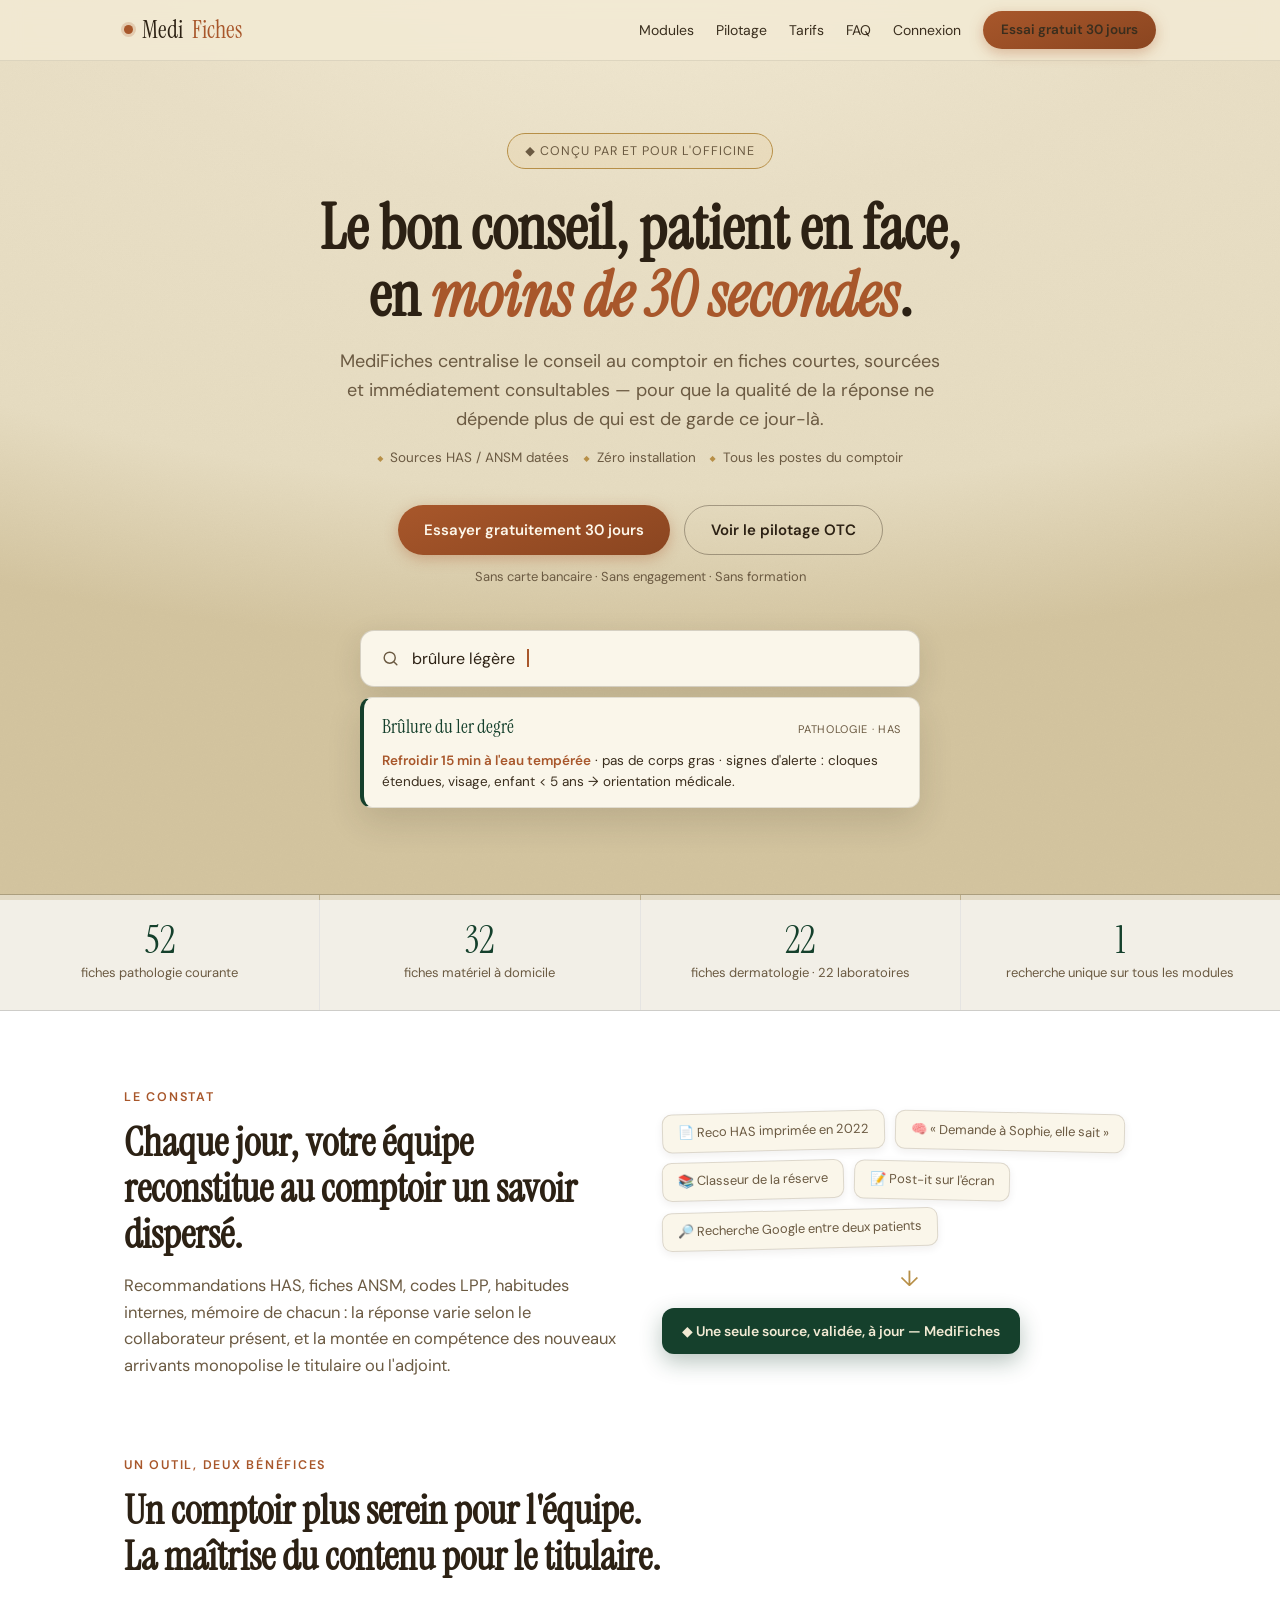
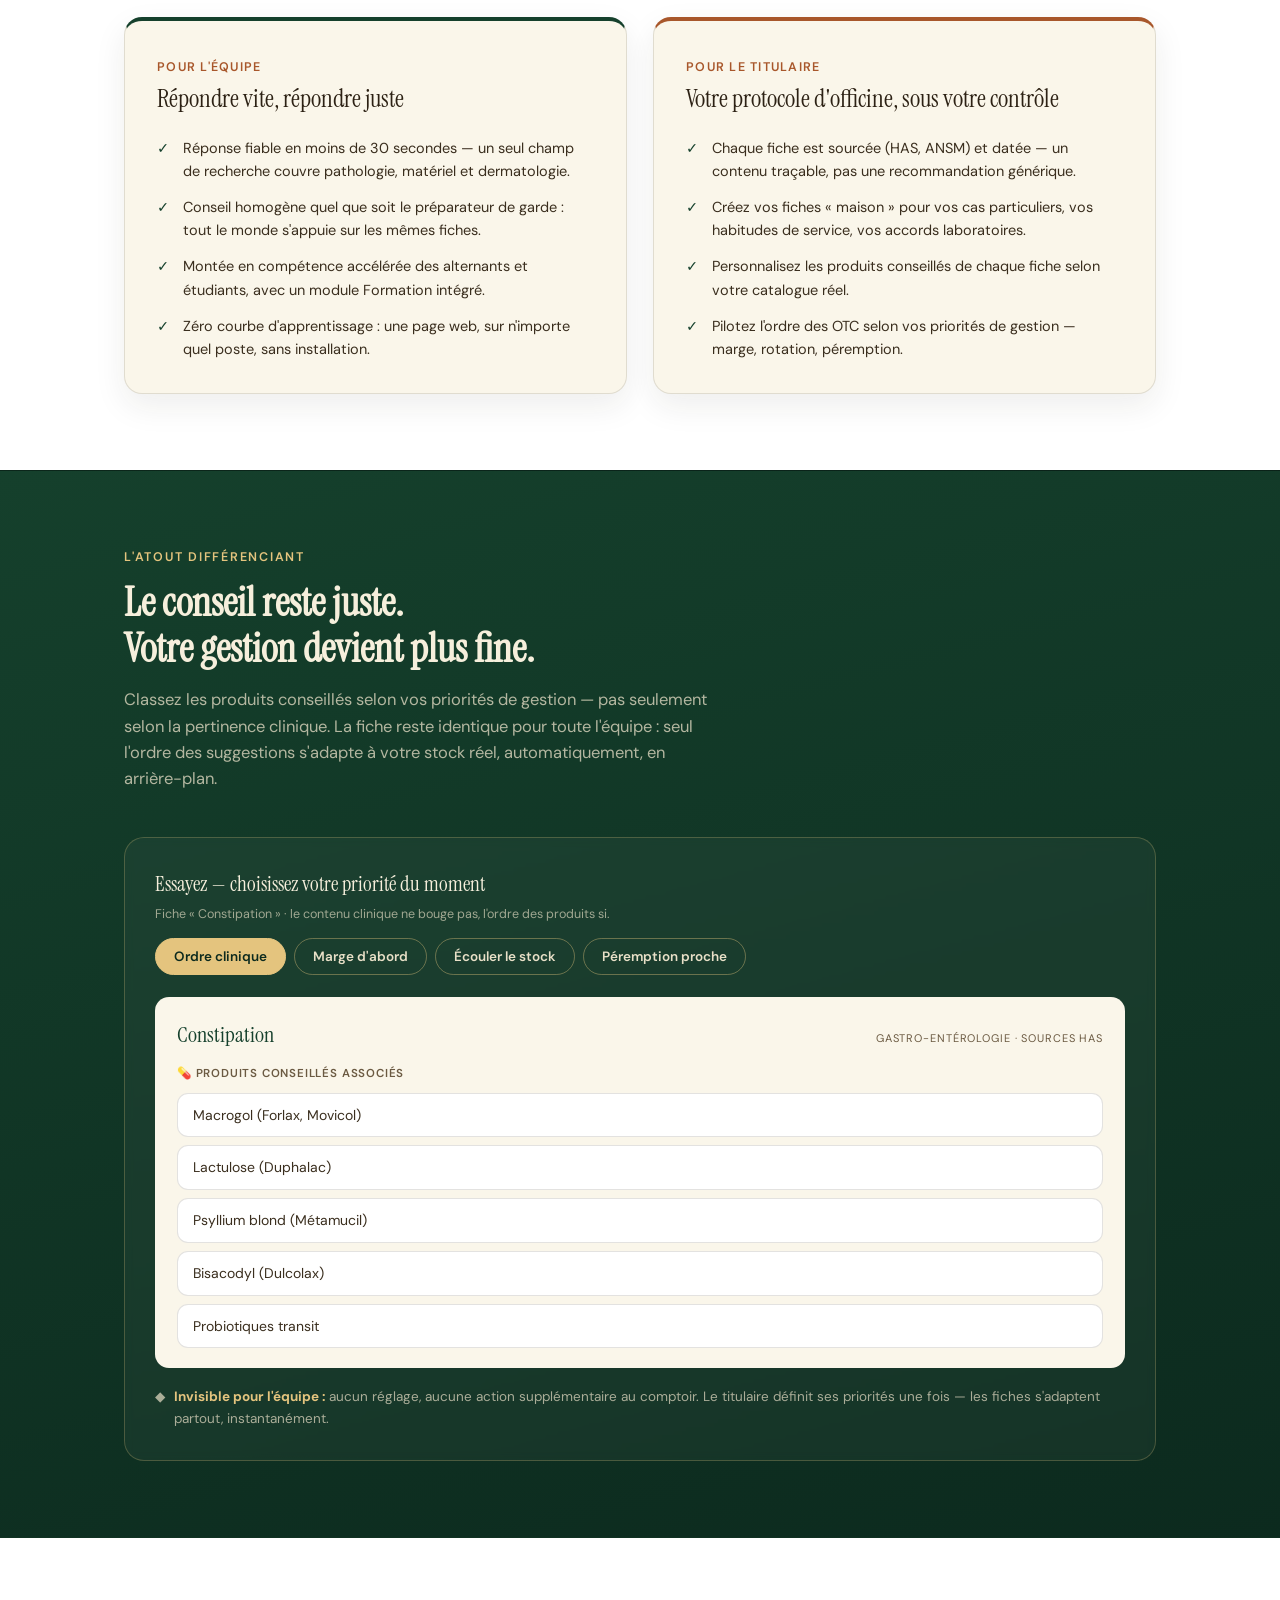
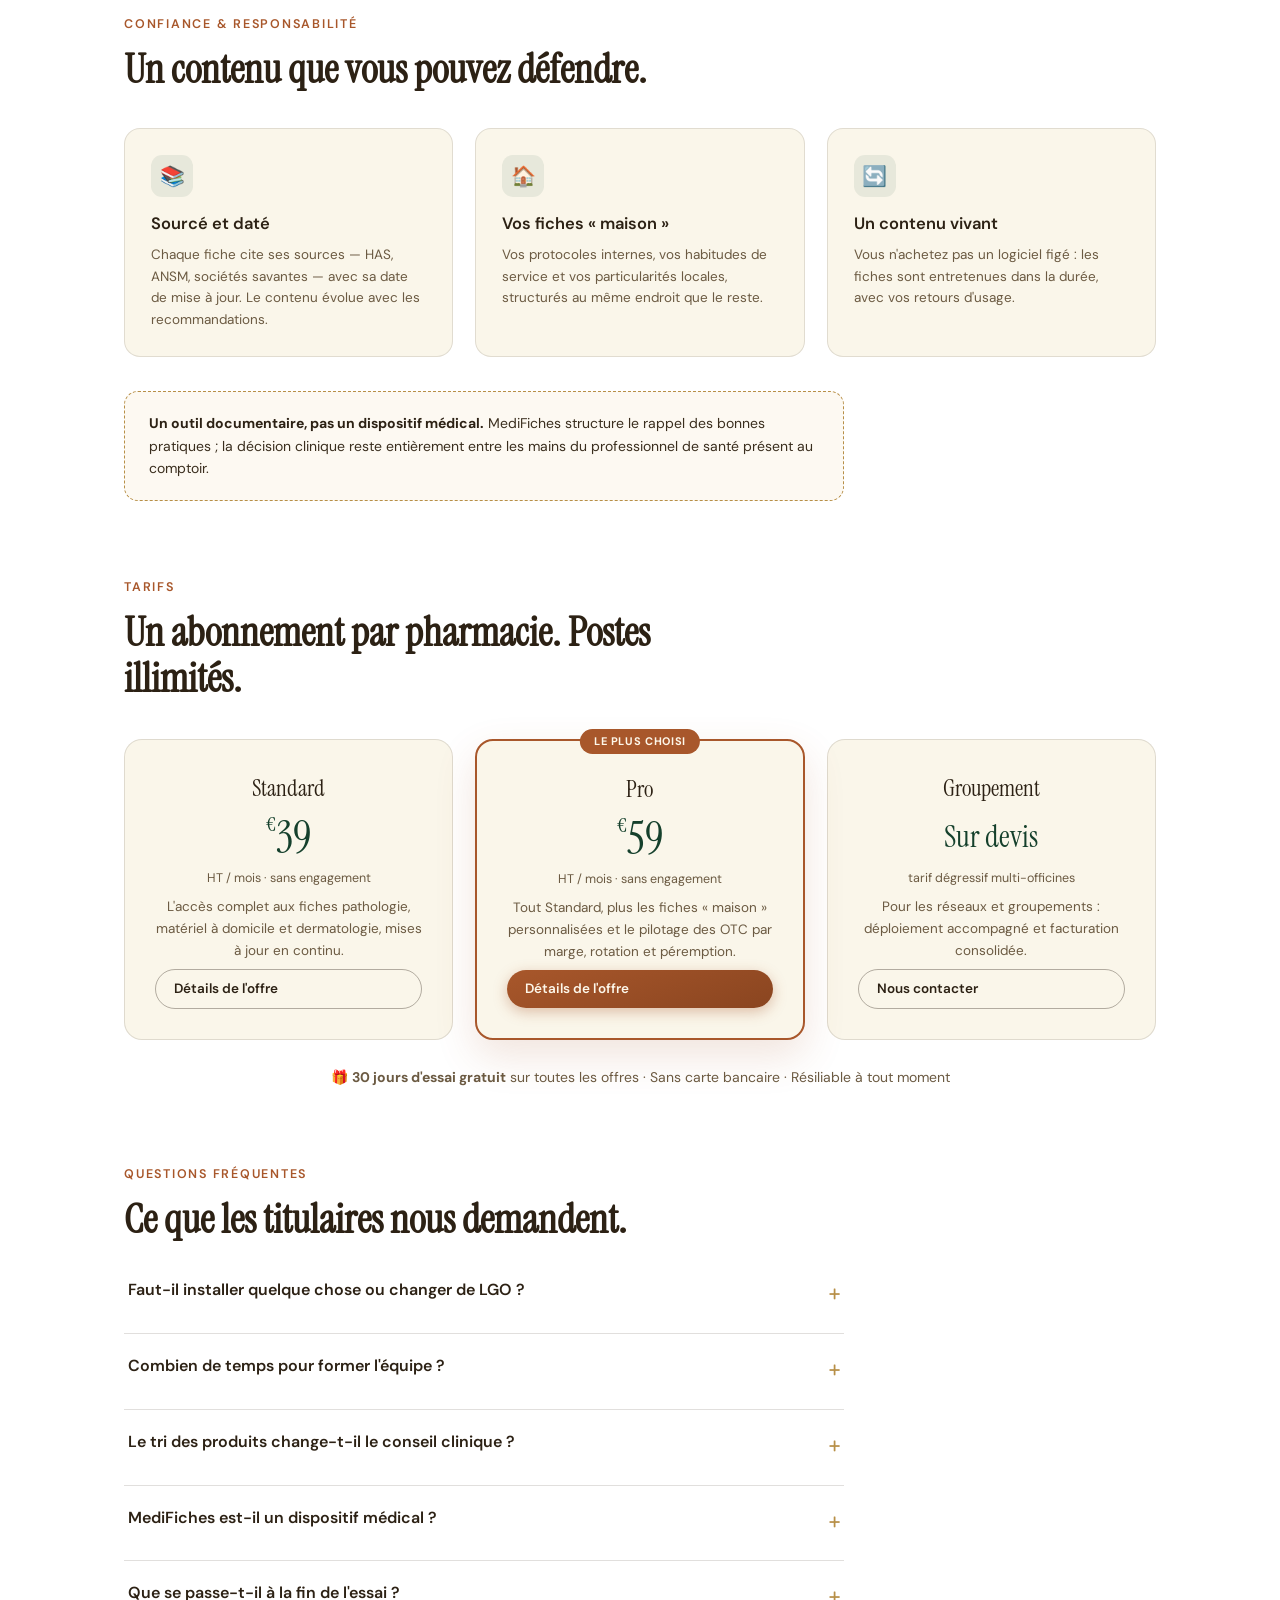
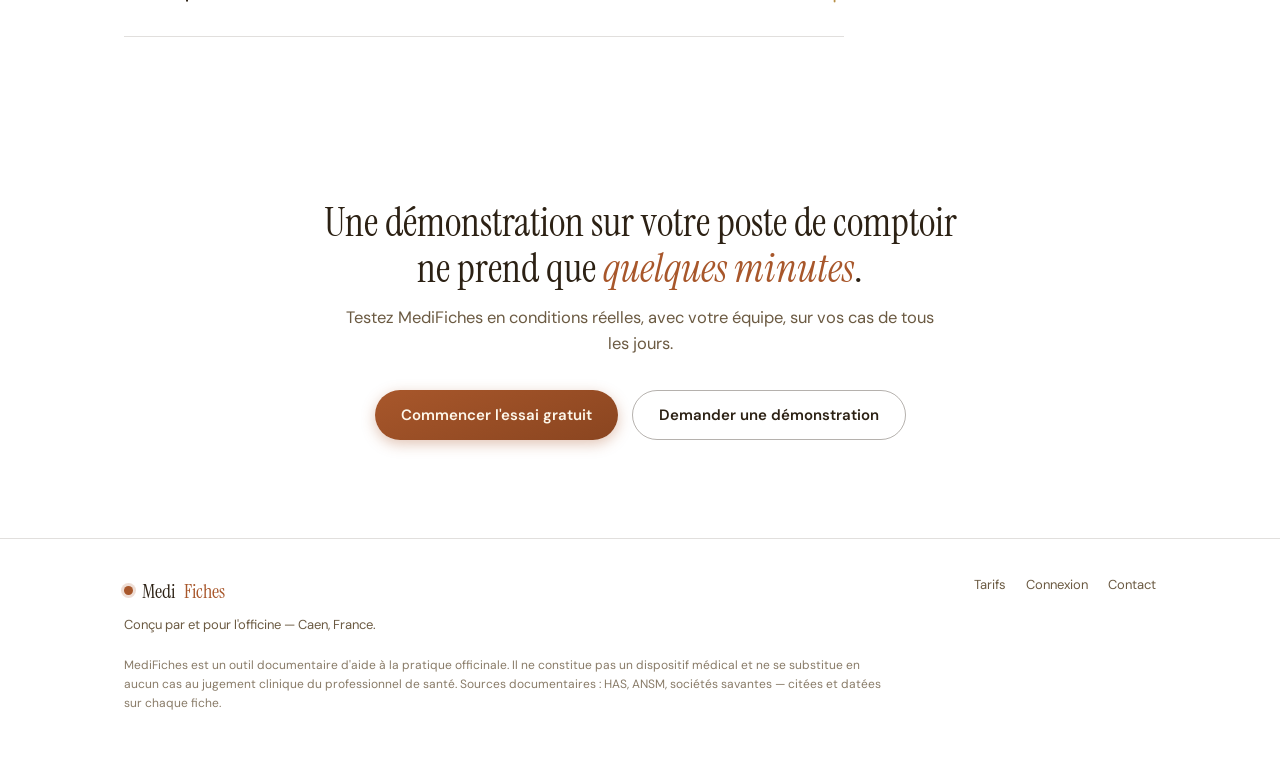
<file: medifiche/accueil.html>
<!DOCTYPE html>
<html lang="fr">
<head>
<meta charset="UTF-8">
<meta name="viewport" content="width=device-width, initial-scale=1.0">
<title>MediFiches — L'assistant comptoir des équipes officinales</title>
<meta name="description" content="Le bon conseil, patient en face, en moins de 30 secondes. Fiches pathologie, matériel à domicile et dermatologie, sourcées HAS/ANSM. Essai gratuit 30 jours, sans carte bancaire.">
<link rel="preconnect" href="https://fonts.googleapis.com">
<link rel="preconnect" href="https://fonts.gstatic.com" crossorigin>
<link href="https://fonts.googleapis.com/css2?family=Instrument+Serif:ital@0;1&family=DM+Sans:ital,opsz,wght@0,9..40,300;0,9..40,400;0,9..40,500;0,9..40,600;0,9..40,700;1,9..40,400&display=swap" rel="stylesheet">
<style>
/* ═══ MediFiches — Landing "Digital Apothecary" ═══ */
:root{
  --serif:'Instrument Serif',Georgia,serif;
  --sans:'DM Sans',system-ui,sans-serif;
  --ink:#2c2114; --ink-soft:#3a2e1e; --muted:#6b5a42;
  --copper:#a8572b; --copper-dk:#8a4520;
  --brass:#b78f47; --brass-lt:#e4c47e;
  --green:#15402c; --green-dk:#0c2a1e;
  --paper:#f2ead4; --paper-dk:#e6dcc1; --paper-deep:#d3c49f;
  --card:#faf6ea;
}
*{margin:0;padding:0;box-sizing:border-box}
html{scroll-behavior:smooth}
@media (prefers-reduced-motion:reduce){html{scroll-behavior:auto}}
body{
  font-family:var(--sans);color:var(--ink-soft);line-height:1.6;
  background:radial-gradient(120% 80% at 50% -8%, var(--paper) 0%, #e9dfc6 38%, var(--paper-dk) 78%, var(--paper-deep) 100%) fixed;
}
body::before{content:'';position:fixed;inset:0;pointer-events:none;opacity:.5;mix-blend-mode:multiply;z-index:0;
  background-image:url("data:image/svg+xml;utf8,<svg xmlns='http://www.w3.org/2000/svg' width='180' height='180'><filter id='n'><feTurbulence type='fractalNoise' baseFrequency='0.9' numOctaves='2' stitchTiles='stitch'/><feColorMatrix type='saturate' values='0'/></filter><rect width='100%25' height='100%25' filter='url(%23n)' opacity='0.06'/></svg>");}
main,nav,footer{position:relative;z-index:1}
a{color:var(--copper)}
.wrap{max-width:1080px;margin:0 auto;padding:0 24px}
.serif{font-family:var(--serif);font-weight:400}
em{font-style:italic;color:var(--copper)}
:focus-visible{outline:2px solid var(--green);outline-offset:3px;border-radius:4px}

/* ─ Nav ─ */
nav{position:sticky;top:0;backdrop-filter:blur(10px);background:rgba(242,234,212,.85);border-bottom:1px solid rgba(44,33,20,.1);z-index:50}
.nav-inner{display:flex;align-items:center;justify-content:space-between;height:60px}
.logo{font-family:var(--serif);font-size:24px;color:var(--ink);text-decoration:none;display:flex;align-items:center;gap:9px}
.logo-dot{width:9px;height:9px;border-radius:50%;background:var(--copper);box-shadow:0 0 0 3px rgba(168,87,43,.2)}
.logo b{font-weight:400;color:var(--copper)}
.nav-links{display:flex;align-items:center;gap:22px;font-size:14px}
.nav-links a{color:var(--ink-soft);text-decoration:none}
.nav-links a:hover{color:var(--copper)}
.btn{display:inline-flex;align-items:center;gap:8px;border-radius:999px;text-decoration:none;font-weight:600;font-size:15px;padding:12px 26px;transition:transform .15s,box-shadow .15s;border:none;cursor:pointer;font-family:var(--sans)}
.btn:hover{transform:translateY(-1px)}
.btn-copper{background:linear-gradient(160deg,var(--copper),var(--copper-dk));color:#fdf7ea;box-shadow:0 4px 14px rgba(168,87,43,.35)}
.btn-ghost{background:transparent;color:var(--ink);border:1.5px solid rgba(44,33,20,.35)}
.btn-sm{padding:8px 18px;font-size:13.5px}
@media(max-width:720px){.nav-links a:not(.btn){display:none}}

/* ─ Hero ─ */
.hero{text-align:center;padding:72px 0 56px}
.badge{display:inline-flex;align-items:center;gap:8px;padding:7px 17px;font-size:12.5px;letter-spacing:.08em;text-transform:uppercase;color:var(--muted);border:1px solid var(--brass);border-radius:999px;background:rgba(228,196,126,.15)}
h1{font-family:var(--serif);font-size:clamp(38px,6vw,62px);line-height:1.08;color:var(--ink);margin:26px auto 18px;max-width:820px}
.hero-sub{font-size:18px;color:var(--muted);max-width:620px;margin:0 auto 14px}
.hero-tags{display:flex;flex-wrap:wrap;gap:8px 14px;justify-content:center;font-size:13.5px;color:var(--muted);margin-bottom:36px}
.hero-tags span::before{content:'◆';color:var(--brass);font-size:8px;vertical-align:middle;margin-right:7px}
.hero-ctas{display:flex;gap:14px;justify-content:center;flex-wrap:wrap;margin-bottom:12px}
.hero-note{font-size:13px;color:var(--muted)}

/* démo recherche auto */
.demo-search{max-width:560px;margin:42px auto 0;text-align:left}
.ds-field{display:flex;align-items:center;gap:12px;background:var(--card);border:1.5px solid rgba(44,33,20,.18);border-radius:14px;padding:15px 20px;box-shadow:0 10px 30px rgba(44,33,20,.12)}
.ds-field svg{flex-shrink:0;stroke:var(--muted)}
.ds-text{font-size:16px;color:var(--ink);min-height:24px}
.ds-caret{display:inline-block;width:2px;height:18px;background:var(--copper);vertical-align:-3px;animation:blink 1s step-end infinite}
@keyframes blink{50%{opacity:0}}
.ds-card{margin-top:10px;background:var(--card);border:1px solid rgba(44,33,20,.12);border-left:4px solid var(--green);border-radius:12px;padding:14px 18px;box-shadow:0 14px 34px rgba(44,33,20,.14);opacity:0;transform:translateY(6px);transition:opacity .4s,transform .4s}
.ds-card.show{opacity:1;transform:none}
.ds-card-head{display:flex;justify-content:space-between;align-items:baseline;gap:10px;margin-bottom:7px}
.ds-card-title{font-family:var(--serif);font-size:19px;color:var(--green)}
.ds-card-cat{font-size:11px;letter-spacing:.06em;text-transform:uppercase;color:var(--muted)}
.ds-card-line{font-size:13.5px;color:var(--ink-soft)}
.ds-card-line b{color:var(--copper);font-weight:600}
@media (prefers-reduced-motion:reduce){.ds-caret{animation:none}}

/* ─ Bande chiffres ─ */
.stats{display:grid;grid-template-columns:repeat(auto-fit,minmax(180px,1fr));gap:1px;background:rgba(44,33,20,.12);border-block:1px solid rgba(44,33,20,.12);margin:30px 0 0}
.stat{background:rgba(250,246,234,.6);text-align:center;padding:26px 14px}
.stat b{font-family:var(--serif);font-weight:400;font-size:38px;color:var(--green);display:block;line-height:1}
.stat span{font-size:13px;color:var(--muted)}

/* ─ Sections ─ */
section{padding:76px 0}
.eyebrow{font-size:12.5px;letter-spacing:.14em;text-transform:uppercase;color:var(--copper);font-weight:600;margin-bottom:12px}
h2{font-family:var(--serif);font-size:clamp(28px,4vw,40px);line-height:1.15;color:var(--ink);margin-bottom:16px;max-width:640px}
.lead{font-size:16.5px;color:var(--muted);max-width:600px}

/* constat */
.constat-grid{display:grid;grid-template-columns:1fr 1fr;gap:44px;align-items:center}
.sources-mess{display:flex;flex-wrap:wrap;gap:10px}
.sm-chip{font-size:13px;padding:8px 15px;border-radius:10px;background:var(--card);border:1px solid rgba(44,33,20,.14);color:var(--muted);box-shadow:0 3px 8px rgba(44,33,20,.07)}
.sm-chip:nth-child(odd){transform:rotate(-1.4deg)}
.sm-chip:nth-child(even){transform:rotate(1.2deg)}
.sm-arrow{width:100%;text-align:center;font-size:22px;color:var(--brass);padding:2px 0}
.sm-one{font-size:14px;padding:12px 20px;border-radius:12px;background:var(--green);color:#f2ead4;font-weight:600;box-shadow:0 8px 22px rgba(21,64,44,.3);display:inline-flex;align-items:center;gap:9px}
@media(max-width:820px){.constat-grid{grid-template-columns:1fr}}

/* deux publics */
.cols{display:grid;grid-template-columns:1fr 1fr;gap:26px;margin-top:38px}
.col-card{background:var(--card);border:1px solid rgba(44,33,20,.12);border-radius:18px;padding:32px;box-shadow:0 12px 32px rgba(44,33,20,.08)}
.col-card h3{font-family:var(--serif);font-weight:400;font-size:25px;color:var(--ink);margin-bottom:6px}
.col-card .who{font-size:12.5px;letter-spacing:.1em;text-transform:uppercase;color:var(--copper);font-weight:600}
.col-card ul{list-style:none;margin-top:18px;display:flex;flex-direction:column;gap:13px}
.col-card li{font-size:14.5px;padding-left:26px;position:relative}
.col-card li::before{content:'✓';position:absolute;left:0;color:var(--green);font-weight:700}
.col-card--green{border-top:4px solid var(--green)}
.col-card--copper{border-top:4px solid var(--copper)}
@media(max-width:820px){.cols{grid-template-columns:1fr}}

/* ─ SIGNATURE : démo pilotage ─ */
.pilotage{background:linear-gradient(165deg,var(--green) 0%,var(--green-dk) 100%);color:#e9e0c8;border-block:1px solid rgba(0,0,0,.2)}
.pilotage .eyebrow{color:var(--brass-lt)}
.pilotage h2{color:#f6efdc}
.pilotage .lead{color:rgba(233,224,200,.75)}
.plt-demo{margin-top:44px;background:rgba(255,255,255,.04);border:1px solid rgba(228,196,126,.25);border-radius:20px;padding:30px;backdrop-filter:blur(4px)}
.plt-demo-head{display:flex;flex-wrap:wrap;align-items:center;justify-content:space-between;gap:14px;margin-bottom:22px}
.plt-demo-title{font-family:var(--serif);font-size:21px;color:#f6efdc}
.plt-demo-title small{display:block;font-family:var(--sans);font-size:12.5px;color:rgba(233,224,200,.65);margin-top:3px}
.plt-strats{display:flex;gap:8px;flex-wrap:wrap}
.plt-strat{border:1.5px solid rgba(228,196,126,.4);background:transparent;color:#e9e0c8;border-radius:999px;padding:9px 18px;font-size:13.5px;font-weight:600;cursor:pointer;font-family:var(--sans);transition:background .18s,color .18s}
.plt-strat:hover{background:rgba(228,196,126,.12)}
.plt-strat.on{background:var(--brass-lt);color:var(--green-dk);border-color:var(--brass-lt)}
.plt-fiche{background:var(--card);border-radius:14px;padding:20px 22px;color:var(--ink-soft)}
.plt-fiche-head{display:flex;justify-content:space-between;align-items:baseline;margin-bottom:13px}
.plt-fiche-nom{font-family:var(--serif);font-size:22px;color:var(--green)}
.plt-fiche-tag{font-size:11px;letter-spacing:.08em;text-transform:uppercase;color:var(--muted)}
.plt-label{font-size:11.5px;letter-spacing:.07em;text-transform:uppercase;color:var(--muted);font-weight:600;margin-bottom:9px}
.plt-pills{display:flex;flex-direction:column;gap:8px}
.plt-pill{display:flex;align-items:center;justify-content:space-between;gap:10px;background:#fff;border:1px solid rgba(44,33,20,.13);border-radius:11px;padding:10px 15px;font-size:14px;transition:transform .45s cubic-bezier(.22,1,.36,1),box-shadow .3s}
.plt-pill .fl{display:flex;gap:6px}
.plt-pill .tag{font-size:10.5px;font-weight:700;padding:3px 9px;border-radius:999px;opacity:0;transition:opacity .3s}
.plt-pill .tag.vis{opacity:1}
.tag-m{background:rgba(21,64,44,.12);color:var(--green)}
.tag-r{background:rgba(183,143,71,.18);color:#7a5c22}
.tag-p{background:rgba(168,87,43,.14);color:var(--copper)}
.plt-pill.top1{border-color:var(--brass);box-shadow:0 6px 16px rgba(183,143,71,.3)}
.plt-demo-note{margin-top:18px;font-size:13.5px;color:rgba(233,224,200,.7);display:flex;gap:9px;align-items:flex-start}
.plt-demo-note b{color:var(--brass-lt)}
@media (prefers-reduced-motion:reduce){.plt-pill{transition:none}}

/* ─ traçabilité ─ */
.trust-grid{display:grid;grid-template-columns:repeat(auto-fit,minmax(240px,1fr));gap:22px;margin-top:36px}
.trust-card{background:var(--card);border:1px solid rgba(44,33,20,.12);border-radius:16px;padding:26px}
.trust-card .ic{width:42px;height:42px;border-radius:11px;background:rgba(21,64,44,.08);display:flex;align-items:center;justify-content:center;margin-bottom:14px;font-size:20px}
.trust-card h3{font-size:16.5px;color:var(--ink);margin-bottom:7px;font-weight:600}
.trust-card p{font-size:13.5px;color:var(--muted)}
.disclaimer{margin-top:34px;border:1.5px dashed var(--brass);border-radius:14px;padding:20px 24px;background:rgba(228,196,126,.1);font-size:14px;max-width:720px}
.disclaimer b{color:var(--ink)}

/* ─ tarifs ─ */
.pricing-cards{display:grid;grid-template-columns:repeat(auto-fit,minmax(240px,1fr));gap:22px;margin-top:38px}
.price-card{background:var(--card);border:1px solid rgba(44,33,20,.13);border-radius:18px;padding:30px;text-align:center;display:flex;flex-direction:column;gap:8px}
.price-card.hl{border:2px solid var(--copper);box-shadow:0 16px 40px rgba(168,87,43,.16);position:relative}
.price-card.hl::before{content:'Le plus choisi';position:absolute;top:-12px;left:50%;transform:translateX(-50%);background:var(--copper);color:#fdf7ea;font-size:11px;font-weight:700;letter-spacing:.06em;text-transform:uppercase;padding:4px 14px;border-radius:999px}
.price-name{font-family:var(--serif);font-size:23px;color:var(--ink)}
.price-val{font-family:var(--serif);font-size:46px;color:var(--green);line-height:1}
.price-val sup{font-size:20px;vertical-align:22px}
.price-per{font-size:12.5px;color:var(--muted)}
.price-desc{font-size:13.5px;color:var(--muted);flex:1}
.pricing-foot{text-align:center;margin-top:26px;font-size:14px;color:var(--muted)}

/* ─ FAQ ─ */
.faq{max-width:720px}
.faq details{border-bottom:1px solid rgba(44,33,20,.14);padding:19px 4px}
.faq summary{font-size:16px;font-weight:600;color:var(--ink);cursor:pointer;list-style:none;display:flex;justify-content:space-between;gap:14px}
.faq summary::after{content:'+';font-family:var(--serif);font-size:23px;color:var(--brass);transition:transform .2s}
.faq details[open] summary::after{transform:rotate(45deg)}
.faq p{margin-top:11px;font-size:14.5px;color:var(--muted);max-width:640px}

/* ─ CTA final ─ */
.final{text-align:center;padding:86px 0}
.final h2{margin:0 auto 14px}
.final .lead{margin:0 auto 32px}

/* ─ footer ─ */
footer{border-top:1px solid rgba(44,33,20,.14);padding:36px 0 44px;font-size:13px;color:var(--muted)}
.foot-grid{display:flex;flex-wrap:wrap;justify-content:space-between;gap:22px;align-items:flex-start}
.foot-links{display:flex;gap:20px;flex-wrap:wrap}
.foot-links a{color:var(--muted);text-decoration:none}
.foot-links a:hover{color:var(--copper)}
.foot-disc{margin-top:20px;font-size:12px;opacity:.8;max-width:760px}
</style>
</head>
<body>

<nav>
  <div class="wrap nav-inner">
    <a class="logo" href="#"><span class="logo-dot"></span>Medi<b>Fiches</b></a>
    <div class="nav-links">
      <a href="#modules">Modules</a>
      <a href="#pilotage">Pilotage</a>
      <a href="#tarifs">Tarifs</a>
      <a href="#faq">FAQ</a>
      <a href="pages/login.html">Connexion</a>
      <a href="pages/login.html" class="btn btn-copper btn-sm">Essai gratuit 30 jours</a>
    </div>
  </div>
</nav>

<main>

<!-- ═══ HERO ═══ -->
<header class="hero wrap">
  <span class="badge">◆ Conçu par et pour l'officine</span>
  <h1>Le bon conseil, patient en face,<br>en <em>moins de 30 secondes</em>.</h1>
  <p class="hero-sub">MediFiches centralise le conseil au comptoir en fiches courtes, sourcées et immédiatement consultables — pour que la qualité de la réponse ne dépende plus de qui est de garde ce jour-là.</p>
  <div class="hero-tags">
    <span>Sources HAS / ANSM datées</span>
    <span>Zéro installation</span>
    <span>Tous les postes du comptoir</span>
  </div>
  <div class="hero-ctas">
    <a class="btn btn-copper" href="pages/login.html">Essayer gratuitement 30 jours</a>
    <a class="btn btn-ghost" href="#pilotage">Voir le pilotage OTC</a>
  </div>
  <p class="hero-note">Sans carte bancaire · Sans engagement · Sans formation</p>

  <!-- Démo recherche auto-animée -->
  <div class="demo-search" aria-hidden="true">
    <div class="ds-field">
      <svg width="19" height="19" viewBox="0 0 24 24" fill="none" stroke-width="1.8" stroke-linecap="round"><circle cx="11" cy="11" r="7"/><path d="m20 20-3.2-3.2"/></svg>
      <span class="ds-text" id="ds-text"></span><span class="ds-caret" id="ds-caret"></span>
    </div>
    <div class="ds-card" id="ds-card">
      <div class="ds-card-head">
        <span class="ds-card-title" id="ds-title"></span>
        <span class="ds-card-cat" id="ds-cat"></span>
      </div>
      <div class="ds-card-line" id="ds-line"></div>
    </div>
  </div>
</header>

<!-- ═══ CHIFFRES ═══ -->
<div class="stats" id="modules">
  <div class="stat"><b>52</b><span>fiches pathologie courante</span></div>
  <div class="stat"><b>32</b><span>fiches matériel à domicile</span></div>
  <div class="stat"><b>22</b><span>fiches dermatologie · 22 laboratoires</span></div>
  <div class="stat"><b>1</b><span>recherche unique sur tous les modules</span></div>
</div>

<!-- ═══ CONSTAT ═══ -->
<section>
  <div class="wrap constat-grid">
    <div>
      <p class="eyebrow">Le constat</p>
      <h2>Chaque jour, votre équipe reconstitue au comptoir un savoir dispersé.</h2>
      <p class="lead">Recommandations HAS, fiches ANSM, codes LPP, habitudes internes, mémoire de chacun&nbsp;: la réponse varie selon le collaborateur présent, et la montée en compétence des nouveaux arrivants monopolise le titulaire ou l'adjoint.</p>
    </div>
    <div class="sources-mess" aria-hidden="true">
      <span class="sm-chip">📄 Reco HAS imprimée en 2022</span>
      <span class="sm-chip">🧠 « Demande à Sophie, elle sait »</span>
      <span class="sm-chip">📚 Classeur de la réserve</span>
      <span class="sm-chip">📝 Post-it sur l'écran</span>
      <span class="sm-chip">🔎 Recherche Google entre deux patients</span>
      <span class="sm-arrow">↓</span>
      <span class="sm-one">◆ Une seule source, validée, à jour — MediFiches</span>
    </div>
  </div>
</section>

<!-- ═══ DEUX PUBLICS ═══ -->
<section style="padding-top:0">
  <div class="wrap">
    <p class="eyebrow">Un outil, deux bénéfices</p>
    <h2>Un comptoir plus serein pour l'équipe.<br>La maîtrise du contenu pour le titulaire.</h2>
    <div class="cols">
      <div class="col-card col-card--green">
        <span class="who">Pour l'équipe</span>
        <h3>Répondre vite, répondre juste</h3>
        <ul>
          <li>Réponse fiable en moins de 30 secondes — un seul champ de recherche couvre pathologie, matériel et dermatologie.</li>
          <li>Conseil homogène quel que soit le préparateur de garde&nbsp;: tout le monde s'appuie sur les mêmes fiches.</li>
          <li>Montée en compétence accélérée des alternants et étudiants, avec un module Formation intégré.</li>
          <li>Zéro courbe d'apprentissage&nbsp;: une page web, sur n'importe quel poste, sans installation.</li>
        </ul>
      </div>
      <div class="col-card col-card--copper">
        <span class="who">Pour le titulaire</span>
        <h3>Votre protocole d'officine, sous votre contrôle</h3>
        <ul>
          <li>Chaque fiche est sourcée (HAS, ANSM) et datée — un contenu traçable, pas une recommandation générique.</li>
          <li>Créez vos fiches «&nbsp;maison&nbsp;» pour vos cas particuliers, vos habitudes de service, vos accords laboratoires.</li>
          <li>Personnalisez les produits conseillés de chaque fiche selon votre catalogue réel.</li>
          <li>Pilotez l'ordre des OTC selon vos priorités de gestion — marge, rotation, péremption.</li>
        </ul>
      </div>
    </div>
  </div>
</section>

<!-- ═══ SIGNATURE : PILOTAGE ═══ -->
<section class="pilotage" id="pilotage">
  <div class="wrap">
    <p class="eyebrow">L'atout différenciant</p>
    <h2>Le conseil reste juste.<br>Votre gestion devient plus fine.</h2>
    <p class="lead">Classez les produits conseillés selon vos priorités de gestion — pas seulement selon la pertinence clinique. La fiche reste identique pour toute l'équipe&nbsp;: seul l'ordre des suggestions s'adapte à votre stock réel, automatiquement, en arrière-plan.</p>

    <div class="plt-demo">
      <div class="plt-demo-head">
        <div class="plt-demo-title">Essayez — choisissez votre priorité du moment
          <small>Fiche «&nbsp;Constipation&nbsp;» · le contenu clinique ne bouge pas, l'ordre des produits si.</small>
        </div>
        <div class="plt-strats" role="group" aria-label="Choix de la stratégie de tri">
          <button class="plt-strat on" data-strat="clinique">Ordre clinique</button>
          <button class="plt-strat" data-strat="marge">Marge d'abord</button>
          <button class="plt-strat" data-strat="rotation">Écouler le stock</button>
          <button class="plt-strat" data-strat="peremption">Péremption proche</button>
        </div>
      </div>
      <div class="plt-fiche">
        <div class="plt-fiche-head">
          <span class="plt-fiche-nom">Constipation</span>
          <span class="plt-fiche-tag">Gastro-entérologie · sources HAS</span>
        </div>
        <div class="plt-label">💊 Produits conseillés associés</div>
        <div class="plt-pills" id="plt-pills"></div>
      </div>
      <p class="plt-demo-note"><span>◆</span><span><b>Invisible pour l'équipe&nbsp;:</b> aucun réglage, aucune action supplémentaire au comptoir. Le titulaire définit ses priorités une fois — les fiches s'adaptent partout, instantanément.</span></p>
    </div>
  </div>
</section>

<!-- ═══ TRAÇABILITÉ ═══ -->
<section>
  <div class="wrap">
    <p class="eyebrow">Confiance & responsabilité</p>
    <h2>Un contenu que vous pouvez défendre.</h2>
    <div class="trust-grid">
      <div class="trust-card"><div class="ic">📚</div><h3>Sourcé et daté</h3><p>Chaque fiche cite ses sources — HAS, ANSM, sociétés savantes — avec sa date de mise à jour. Le contenu évolue avec les recommandations.</p></div>
      <div class="trust-card"><div class="ic">🏠</div><h3>Vos fiches « maison »</h3><p>Vos protocoles internes, vos habitudes de service et vos particularités locales, structurés au même endroit que le reste.</p></div>
      <div class="trust-card"><div class="ic">🔄</div><h3>Un contenu vivant</h3><p>Vous n'achetez pas un logiciel figé&nbsp;: les fiches sont entretenues dans la durée, avec vos retours d'usage.</p></div>
    </div>
    <div class="disclaimer">
      <b>Un outil documentaire, pas un dispositif médical.</b> MediFiches structure le rappel des bonnes pratiques&nbsp;; la décision clinique reste entièrement entre les mains du professionnel de santé présent au comptoir.
    </div>
  </div>
</section>

<!-- ═══ TARIFS ═══ -->
<section id="tarifs" style="padding-top:0">
  <div class="wrap">
    <p class="eyebrow">Tarifs</p>
    <h2>Un abonnement par pharmacie. Postes illimités.</h2>
    <div class="pricing-cards">
      <div class="price-card">
        <span class="price-name">Standard</span>
        <span class="price-val"><sup>€</sup>39</span>
        <span class="price-per">HT / mois · sans engagement</span>
        <p class="price-desc">L'accès complet aux fiches pathologie, matériel à domicile et dermatologie, mises à jour en continu.</p>
        <a class="btn btn-ghost btn-sm" href="pages/pricing.html">Détails de l'offre</a>
      </div>
      <div class="price-card hl">
        <span class="price-name">Pro</span>
        <span class="price-val"><sup>€</sup>59</span>
        <span class="price-per">HT / mois · sans engagement</span>
        <p class="price-desc">Tout Standard, plus les fiches «&nbsp;maison&nbsp;» personnalisées et le pilotage des OTC par marge, rotation et péremption.</p>
        <a class="btn btn-copper btn-sm" href="pages/pricing.html">Détails de l'offre</a>
      </div>
      <div class="price-card">
        <span class="price-name">Groupement</span>
        <span class="price-val" style="font-size:30px;padding:8px 0">Sur devis</span>
        <span class="price-per">tarif dégressif multi-officines</span>
        <p class="price-desc">Pour les réseaux et groupements&nbsp;: déploiement accompagné et facturation consolidée.</p>
        <a class="btn btn-ghost btn-sm" href="mailto:nb.medifiches@gmail.com?subject=Demande de devis — Offre Groupement">Nous contacter</a>
      </div>
    </div>
    <p class="pricing-foot">🎁 <b>30 jours d'essai gratuit</b> sur toutes les offres · Sans carte bancaire · Résiliable à tout moment</p>
  </div>
</section>

<!-- ═══ FAQ ═══ -->
<section id="faq" style="padding-top:0">
  <div class="wrap">
    <p class="eyebrow">Questions fréquentes</p>
    <h2>Ce que les titulaires nous demandent.</h2>
    <div class="faq">
      <details>
        <summary>Faut-il installer quelque chose ou changer de LGO&nbsp;?</summary>
        <p>Non. MediFiches est une page web accessible depuis n'importe quel poste du comptoir, en complément de votre logiciel de gestion actuel (Smart Rx, LGPI, Winpharma…). Aucune installation, aucune négociation technique avec votre éditeur.</p>
      </details>
      <details>
        <summary>Combien de temps pour former l'équipe&nbsp;?</summary>
        <p>Aucune formation n'est nécessaire&nbsp;: un champ de recherche, des fiches. La mise en route tient dans une démonstration de quelques minutes sur votre poste de comptoir.</p>
      </details>
      <details>
        <summary>Le tri des produits change-t-il le conseil clinique&nbsp;?</summary>
        <p>Non. Le contenu de chaque fiche — conseils, contre-indications, signes d'alerte — reste strictement identique pour toute l'équipe. Seul l'ordre d'affichage des produits suggérés s'adapte à vos priorités de gestion, et vous pouvez le désactiver à tout moment.</p>
      </details>
      <details>
        <summary>MediFiches est-il un dispositif médical&nbsp;?</summary>
        <p>Non. C'est un outil documentaire d'aide à la pratique&nbsp;: il structure le rappel des bonnes pratiques, sans aucune fonction de diagnostic ni de décision automatisée. La décision clinique appartient toujours au professionnel de santé.</p>
      </details>
      <details>
        <summary>Que se passe-t-il à la fin de l'essai&nbsp;?</summary>
        <p>Rien d'automatique&nbsp;: aucune carte bancaire n'est demandée pour l'essai. Si l'outil vous a convaincu, vous choisissez votre offre&nbsp;; sinon, votre accès s'arrête simplement.</p>
      </details>
    </div>
  </div>
</section>

<!-- ═══ CTA FINAL ═══ -->
<section class="final">
  <div class="wrap">
    <h2 class="serif">Une démonstration sur votre poste de comptoir<br>ne prend que <em>quelques minutes</em>.</h2>
    <p class="lead">Testez MediFiches en conditions réelles, avec votre équipe, sur vos cas de tous les jours.</p>
    <div class="hero-ctas">
      <a class="btn btn-copper" href="pages/login.html">Commencer l'essai gratuit</a>
      <a class="btn btn-ghost" href="mailto:nb.medifiches@gmail.com?subject=Demande de démonstration MediFiches">Demander une démonstration</a>
    </div>
  </div>
</section>

</main>

<footer>
  <div class="wrap">
    <div class="foot-grid">
      <div>
        <a class="logo" href="#" style="font-size:20px"><span class="logo-dot"></span>Medi<b>Fiches</b></a>
        <p style="margin-top:8px">Conçu par et pour l'officine — Caen, France.</p>
      </div>
      <div class="foot-links">
        <a href="pages/pricing.html">Tarifs</a>
        <a href="pages/login.html">Connexion</a>
        <a href="mailto:nb.medifiches@gmail.com">Contact</a>
      </div>
    </div>
    <p class="foot-disc">MediFiches est un outil documentaire d'aide à la pratique officinale. Il ne constitue pas un dispositif médical et ne se substitue en aucun cas au jugement clinique du professionnel de santé. Sources documentaires&nbsp;: HAS, ANSM, sociétés savantes — citées et datées sur chaque fiche.</p>
  </div>
</footer>

<script>
/* ═══ Démo recherche auto-animée (hero) ═══ */
(function(){
  const reduced = matchMedia('(prefers-reduced-motion: reduce)').matches;
  const txt = document.getElementById('ds-text'),
        card = document.getElementById('ds-card'),
        t = document.getElementById('ds-title'),
        c = document.getElementById('ds-cat'),
        l = document.getElementById('ds-line');
  const demos = [
    { q:'brûlure légère', titre:'Brûlure du 1er degré', cat:'Pathologie · HAS', ligne:'<b>Refroidir 15 min à l\'eau tempérée</b> · pas de corps gras · signes d\'alerte : cloques étendues, visage, enfant < 5 ans → orientation médicale.' },
    { q:'lit médicalisé', titre:'Lit médicalisé à domicile', cat:'Matériel · LPP', ligne:'<b>Conseils de délivrance</b> : hauteur variable, barrières, matelas adapté au risque d\'escarre · pathologies associées et accessoires.' },
    { q:'eczéma du nourrisson', titre:'Dermatite atopique', cat:'Dermatologie', ligne:'<b>Émollient quotidien</b> en dehors des poussées · toilette courte tiède · produits adaptés par gamme et texture.' },
    { q:'rhinite allergique', titre:'Allergie au pollen', cat:'Pathologie · HAS', ligne:'<b>AntiH1 2e génération en 1ère intention</b> · vigilance AINS si asthme associé · lavage nasal en vente complémentaire.' },
  ];
  if (reduced) { // version statique
    txt.textContent = demos[0].q; t.textContent = demos[0].titre; c.textContent = demos[0].cat;
    l.innerHTML = demos[0].ligne; card.classList.add('show'); return;
  }
  let i = 0;
  function typeQuery(q, done){
    let j = 0; txt.textContent = '';
    const iv = setInterval(()=>{ txt.textContent = q.slice(0, ++j); if (j >= q.length){ clearInterval(iv); done(); } }, 65);
  }
  function cycle(){
    const d = demos[i % demos.length]; i++;
    card.classList.remove('show');
    setTimeout(()=> typeQuery(d.q, ()=>{
      t.textContent = d.titre; c.textContent = d.cat; l.innerHTML = d.ligne;
      setTimeout(()=> card.classList.add('show'), 250);
      setTimeout(cycle, 4600);
    }), 500);
  }
  cycle();
})();

/* ═══ Démo interactive Pilotage (signature) ═══ */
(function(){
  const produits = [
    { nom:'Macrogol (Forlax, Movicol)',  m:1, r:0, p:0 },
    { nom:'Lactulose (Duphalac)',        m:3, r:0, p:0 },
    { nom:'Psyllium blond (Métamucil)',  m:2, r:0, p:1 },
    { nom:'Bisacodyl (Dulcolax)',        m:1, r:1, p:0 },
    { nom:'Probiotiques transit',        m:3, r:1, p:0 },
  ];
  const box = document.getElementById('plt-pills');
  const btns = document.querySelectorAll('.plt-strat');
  const reduced = matchMedia('(prefers-reduced-motion: reduce)').matches;

  function tagsHTML(pr, strat){
    const vis = f => (strat !== 'clinique' && ((f==='m'&&strat==='marge')||(f==='r'&&strat==='rotation')||(f==='p'&&strat==='peremption'))) ? 'vis' : '';
    return `<span class="fl">
      ${pr.m>1?`<span class="tag tag-m ${vis('m')}">Marge ${'€'.repeat(pr.m)}</span>`:''}
      ${pr.r?`<span class="tag tag-r ${vis('r')}">À écouler</span>`:''}
      ${pr.p?`<span class="tag tag-p ${vis('p')}">Péremption</span>`:''}
    </span>`;
  }
  function order(strat){
    const list = [...produits];
    if (strat==='marge')      list.sort((a,b)=>b.m-a.m);
    if (strat==='rotation')   list.sort((a,b)=>b.r-a.r);
    if (strat==='peremption') list.sort((a,b)=>b.p-a.p);
    return list;
  }
  function render(strat){
    // FLIP : positions avant
    const before = {};
    box.querySelectorAll('.plt-pill').forEach(el=> before[el.dataset.n] = el.getBoundingClientRect().top);
    const list = order(strat);
    box.innerHTML = list.map((pr,idx)=>`
      <div class="plt-pill ${idx===0&&strat!=='clinique'?'top1':''}" data-n="${pr.nom}">
        <span>${pr.nom}</span>${tagsHTML(pr,strat)}
      </div>`).join('');
    if (reduced || !Object.keys(before).length) return;
    // FLIP : animer depuis l'ancienne position
    box.querySelectorAll('.plt-pill').forEach(el=>{
      const prev = before[el.dataset.n];
      if (prev === undefined) return;
      const delta = prev - el.getBoundingClientRect().top;
      if (!delta) return;
      el.style.transition = 'none'; el.style.transform = `translateY(${delta}px)`;
      requestAnimationFrame(()=>{ el.style.transition=''; el.style.transform=''; });
    });
  }
  btns.forEach(b => b.addEventListener('click', ()=>{
    btns.forEach(x=>x.classList.remove('on')); b.classList.add('on');
    render(b.dataset.strat);
  }));
  render('clinique');
})();
</script>
</body>
</html>
</file>
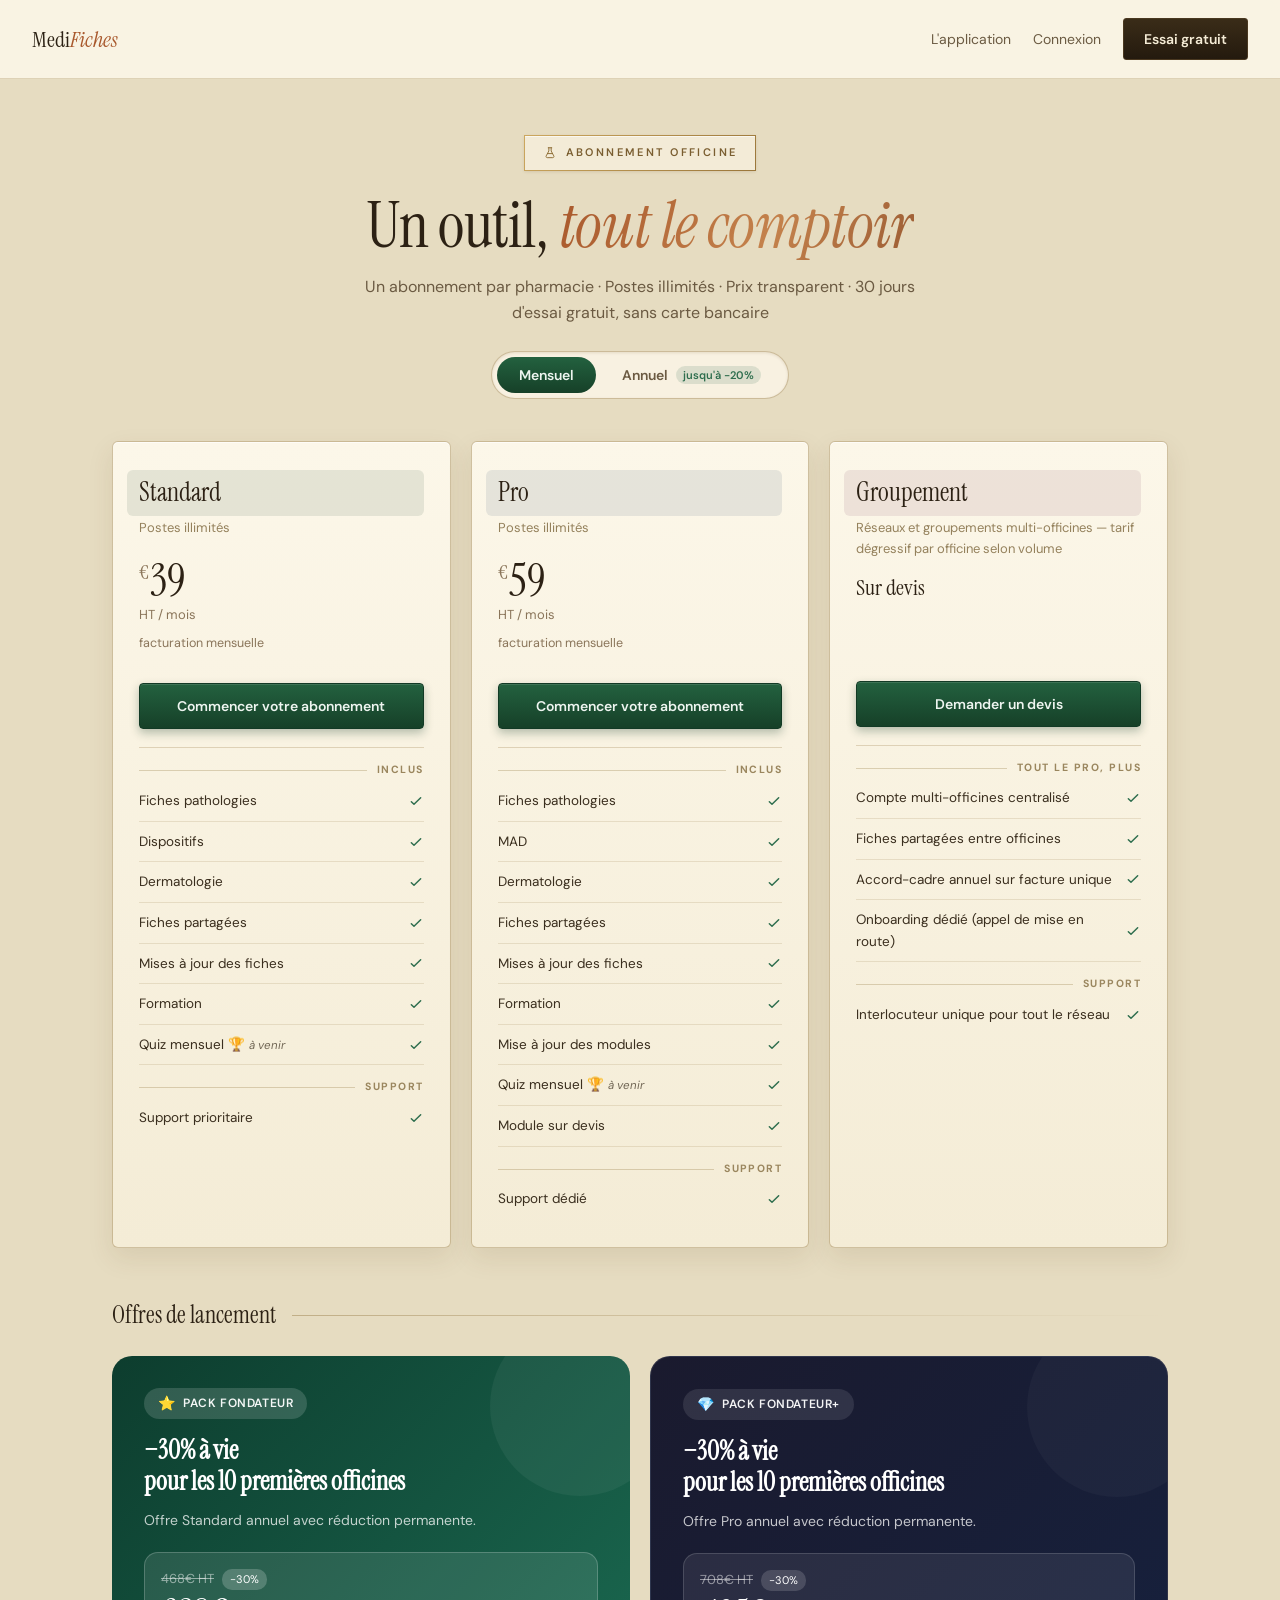
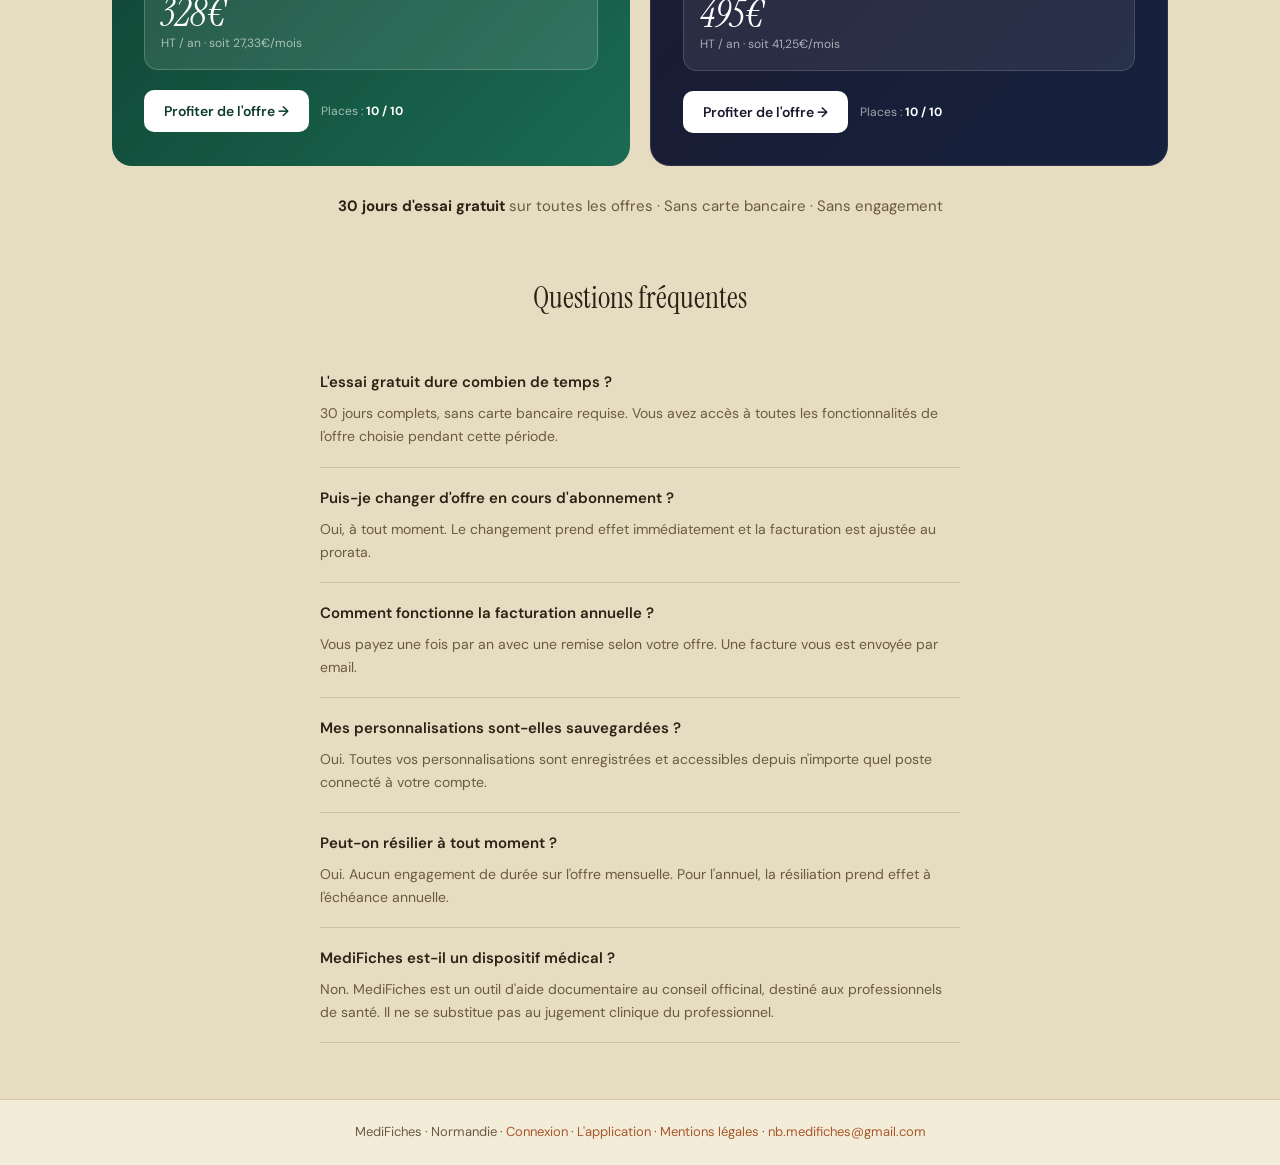
<file: pages/pricing.html>
<!DOCTYPE html>
<html lang="fr">
<head>
  <meta charset="UTF-8">
  <meta name="viewport" content="width=device-width, initial-scale=1.0">
  <title>Tarifs — MediFiches</title>
  <meta name="description" content="MediFiches — Choisissez l'offre adaptée à votre officine. Essai gratuit 30 jours, sans engagement.">
  <link rel="preconnect" href="https://fonts.googleapis.com">
  <link rel="preconnect" href="https://fonts.gstatic.com" crossorigin>
  <link href="https://fonts.googleapis.com/css2?family=Instrument+Serif:ital@0;1&family=DM+Sans:ital,opsz,wght@0,9..40,300;0,9..40,400;0,9..40,500;0,9..40,600;1,9..40,400&display=swap" rel="stylesheet">
  <link rel="stylesheet" href="../css/app.css">
  <link rel="stylesheet" href="../css/apothecary-hero.css">
  <style>
    * { box-sizing: border-box; }
    body { background: #e6dcc1; min-height: 100vh; margin: 0; }

    /* ── Nav (thème laiton léger, garde la structure existante) ── */
    .pricing-nav {
      display: flex; align-items: center; justify-content: space-between;
      padding: 18px 32px;
      border-bottom: 1px solid rgba(138,107,49,0.25);
      background: rgba(252,247,233,0.85);
      backdrop-filter: blur(6px);
    }
    .pricing-nav__logo { font-family: var(--apo-font-serif); font-size: 22px; color: var(--apo-ink); text-decoration: none; }
    .pricing-nav__logo em { color: var(--apo-copper); font-style: italic; }
    .pricing-nav__links { display: flex; align-items: center; gap: 22px; }
    .pricing-nav__link { font-size: 14px; color: var(--apo-muted); text-decoration: none; transition: color .15s; }
    .pricing-nav__link:hover { color: var(--apo-ink); }
    .btn-nav {
      background: linear-gradient(180deg, #3a2c18 0%, #241a0e 100%); color: #f5ecd6; border: 1px solid #4a3820;
      padding: 9px 20px; border-radius: 3px;
      font-family: var(--apo-font-body); font-size: 14px; font-weight: 600;
      cursor: pointer; text-decoration: none; transition: filter .15s;
    }
    .btn-nav:hover { filter: brightness(1.12); }

    /* ── Hero tarifs : réutilise les classes .apo-* + variante locale ── */
    .pricing-hero { position: relative; text-align: center; padding: 56px 32px 0; max-width: 1120px; margin: 0 auto; }
    .pricing-hero__sub { margin: 14px auto 0; font-size: 16px; color: var(--apo-muted); max-width: 560px; }

    .pricing-toggle {
      display: inline-flex; align-items: center; gap: 4px; margin-top: 26px; padding: 5px;
      border-radius: 999px; background: rgba(255,250,238,0.7);
      border: 1px solid rgba(138,107,49,0.4);
      box-shadow: 0 1px 3px rgba(90,60,20,0.12) inset;
    }
    .toggle-btn {
      font-family: var(--apo-font-body); font-size: 14px; font-weight: 600;
      border: none; cursor: pointer; border-radius: 999px; padding: 9px 22px;
      background: transparent; color: var(--apo-muted); transition: all .15s;
      display: inline-flex; align-items: center; gap: 8px;
    }
    .toggle-btn.active { background: linear-gradient(180deg,#23613f,#164028); color: #eef5f0; }
    .toggle-saving {
      font-size: 11px; font-weight: 600; padding: 2px 7px; border-radius: 999px;
      background: rgba(46,110,78,0.14); color: #2e6e4e;
    }
    .toggle-btn.active .toggle-saving { background: rgba(255,255,255,0.18); color: #d8f0e0; }

    /* ── Grille des 3 plans, thème laiton/parchemin ── */
    .plans-grid {
      display: grid; grid-template-columns: repeat(3, 1fr); gap: 20px;
      max-width: 1120px; margin: 42px auto 0; padding: 0 32px 0; align-items: stretch;
    }
    @media (max-width: 880px) { .plans-grid { grid-template-columns: 1fr; } }

    .plan-card {
      position: relative; padding: 28px 26px; border-radius: 6px;
      background: linear-gradient(180deg, #fcf7e9, #f4ecd6);
      border: 1px solid rgba(138,107,49,0.4);
      box-shadow: 0 1px 0 rgba(255,255,255,0.7) inset, 0 10px 26px rgba(90,60,20,0.1);
      font-family: var(--apo-font-body);
      display: flex; flex-direction: column;
    }
    .plan-card .seclab:last-of-type { margin-top: auto; }
    .plan-card--featured {
      border: 1px solid rgba(138,107,49,0.4);
    }
    .plan-featured-badge {
      position: absolute; top: -13px; left: 50%; transform: translateX(-50%);
      font-size: 11px; font-weight: 600; letter-spacing: 0.06em; color: #eef5f0;
      background: linear-gradient(180deg,#23613f,#164028); border-radius: 999px;
      padding: 5px 16px; white-space: nowrap; box-shadow: 0 4px 10px rgba(20,60,40,0.3);
    }

    .plan-name { font-family: var(--apo-font-serif); font-weight: 400; font-size: 26px; margin: 0 0 0 -12px; display: inline-block; padding: 2px 12px; border-radius: 6px; color: var(--apo-ink); }
    .plan-target { font-size: 13px; color: #94815c; margin-top: 2px; }
    .plan-name--standard   { background: rgba(21,64,44,0.1); }
    .plan-name--pro        { background: rgba(30,58,95,0.1); }
    .plan-name--groupement { background: rgba(107,44,80,0.1); }

    .plan-price-block { margin: 18px 0 2px; display: flex; align-items: baseline; gap: 3px; }
    .plan-price { font-family: var(--apo-font-serif); font-size: 46px; line-height: 1; color: var(--apo-ink); }
    .plan-price sup { font-size: 20px; color: #8a755a; margin-right: 1px; }
    .plan-period { font-size: 13px; color: #8a755a; }
    .plan-annual-note { font-size: 12.5px; color: #8a755a; margin-top: 8px; min-height: 34px; }
    .plan-annual-note strong { color: #5a4a32; }
    .plan-discount-badge {
      display: inline-block; font-size: 11px; font-weight: 600; color: #2e6e4e;
      background: rgba(46,110,78,0.12); border: 1px solid rgba(46,110,78,0.3);
      border-radius: 999px; padding: 1px 8px; margin-left: 4px;
    }

    .plan-cta {
      display: block; width: 100%; text-align: center; margin-top: 16px;
      padding: 13px; border-radius: 4px; font-family: var(--apo-font-body);
      font-size: 14px; font-weight: 600; cursor: pointer; border: none;
      text-decoration: none; transition: filter .15s;
    }
    .plan-cta--primary {
      color: #eef5f0; background: linear-gradient(180deg,#23613f,#164028);
      border: 1px solid #123a25;
      box-shadow: 0 1px 0 rgba(255,255,255,0.12) inset, 0 4px 10px rgba(20,60,40,0.3);
    }
    .plan-cta--ghost {
      color: #5a4a32; background: rgba(255,250,238,0.7); border: 1px solid rgba(138,107,49,0.5);
    }
    .plan-cta:hover { filter: brightness(1.06); }

    .plan-divider { border: none; border-top: 1px solid rgba(138,107,49,0.25); margin: 18px 0 0; }

    .seclab {
      display: flex; align-items: center; gap: 10px; margin: 14px 0 2px;
      font-size: 10.5px; font-weight: 700; letter-spacing: 0.14em; color: #9a865e;
      text-transform: uppercase;
    }
    .seclab::before { content: ""; flex: 1; height: 1px; background: rgba(138,107,49,0.28); }
    .feat {
      display: flex; align-items: center; justify-content: space-between; gap: 10px;
      padding: 9px 0; border-bottom: 1px solid rgba(138,107,49,0.16); font-size: 13.5px;
      color: var(--apo-ink-soft);
    }
    .feat:last-child { border-bottom: none; }
    .feat svg { flex-shrink: 0; }
    .feat--no { color: #a8977a; }
    .soon { font-style: italic; font-size: 11.5px; opacity: 0.7; font-weight: 400; }

    /* ── Packs de lancement : conservés tels quels (déjà cohérents visuellement) ── */
    .pack-section-label { display: flex; align-items: center; gap: 16px; max-width: 1120px; margin: 48px auto 22px; padding: 0 32px; }
    .pack-section-label span:first-child { font-family: var(--apo-font-serif); font-size: 24px; color: var(--apo-ink); white-space: nowrap; }
    .pack-section-label span:last-child { flex: 1; height: 1px; background: linear-gradient(90deg, rgba(138,107,49,0.4), transparent); }
    .pack-grid { max-width: 1120px; margin: 0 auto; padding: 0 32px; display: grid; grid-template-columns: 1fr 1fr; gap: 20px; }
    @media (max-width: 880px) { .pack-grid { grid-template-columns: 1fr; } }

    .trial-banner { text-align: center; padding: 28px 20px 56px; }
    .trial-banner__text { font-size: 15px; color: var(--apo-muted); }
    .trial-banner__text strong { color: var(--apo-ink); }

    /* ── FAQ ── */
    .faq { max-width: 680px; margin: 0 auto; padding: 0 20px 56px; font-family: var(--apo-font-body); }
    .faq__title { font-family: var(--apo-font-serif); font-weight: 400; font-size: 30px; color: var(--apo-ink); text-align: center; margin-bottom: 30px; }
    .faq__item { border-bottom: 1px solid rgba(138,107,49,0.25); padding: 18px 0; }
    .faq__q { font-size: 15px; font-weight: 600; color: var(--apo-ink); margin-bottom: 8px; }
    .faq__a { font-size: 14px; color: var(--apo-muted); line-height: 1.65; }

    .pricing-footer {
      text-align: center; padding: 22px; border-top: 1px solid rgba(138,107,49,0.25);
      font-size: 13px; color: var(--apo-muted); font-family: var(--apo-font-body);
      background: rgba(252,247,233,0.6);
    }
    .pricing-footer a { color: var(--apo-copper); text-decoration: none; }

    @media (max-width: 700px) {
      .pricing-nav { padding: 14px 18px; flex-wrap: wrap; gap: 10px; }
    }
  </style>
</head>
<body>

<nav class="pricing-nav">
  <a href="/app" class="pricing-nav__logo">Medi<em>Fiches</em></a>
  <div class="pricing-nav__links">
    <a href="/app" class="pricing-nav__link">L'application</a>
    <a href="login.html" class="pricing-nav__link">Connexion</a>
    <a href="login.html" class="btn-nav">Essai gratuit</a>
  </div>
</nav>

<section class="pricing-hero">
  <div class="apo-badge" style="margin-bottom:0;">
    <svg width="14" height="14" viewBox="0 0 24 24" fill="none" stroke-width="1.6" stroke-linecap="round" stroke-linejoin="round"><path d="M9 3h6M10 3v5.5L5.5 17a2 2 0 0 0 1.8 3h9.4a2 2 0 0 0 1.8-3L14 8.5V3"/><path d="M7.5 13h9"/></svg>
    <span>Abonnement officine</span>
  </div>
  <h1 class="apo-title" style="margin-top:20px;">Un outil, <em>tout le comptoir</em></h1>
  <p class="pricing-hero__sub">Un abonnement par pharmacie · Postes illimités · Prix transparent · 30 jours d'essai gratuit, sans carte bancaire</p>

  <div class="pricing-toggle">
    <button class="toggle-btn active" id="btn-monthly" onclick="setMode('monthly')">Mensuel</button>
    <button class="toggle-btn" id="btn-annual" onclick="setMode('annual')">
      Annuel <span class="toggle-saving">jusqu'à −20%</span>
    </button>
  </div>
</section>

<div class="plans-grid">

  <!-- Standard -->
  <div class="plan-card">
    <div class="plan-name plan-name--standard">Standard</div>
    <div class="plan-target">Postes illimités</div>
    <div class="plan-price-block">
      <span class="plan-price"><sup>€</sup><span id="price-officine">39</span></span>
    </div>
    <div class="plan-period">HT / mois</div>
    <div class="plan-annual-note" id="note-officine">facturation mensuelle</div>
    <button class="plan-cta plan-cta--primary" onclick="startCheckout(event, 'officine')">Commencer votre abonnement</button>
    <hr class="plan-divider">
    <div class="seclab">Inclus</div>
    <div class="feat"><span>Fiches pathologies</span><svg width="16" height="16" viewBox="0 0 24 24" fill="none" stroke="#2e6e4e" stroke-width="2.2" stroke-linecap="round" stroke-linejoin="round"><path d="m5 13 4 4L19 7"/></svg></div>
    <div class="feat"><span>Dispositifs</span><svg width="16" height="16" viewBox="0 0 24 24" fill="none" stroke="#2e6e4e" stroke-width="2.2" stroke-linecap="round" stroke-linejoin="round"><path d="m5 13 4 4L19 7"/></svg></div>
    <div class="feat"><span>Dermatologie</span><svg width="16" height="16" viewBox="0 0 24 24" fill="none" stroke="#2e6e4e" stroke-width="2.2" stroke-linecap="round" stroke-linejoin="round"><path d="m5 13 4 4L19 7"/></svg></div>
    <div class="feat"><span>Fiches partagées</span><svg width="16" height="16" viewBox="0 0 24 24" fill="none" stroke="#2e6e4e" stroke-width="2.2" stroke-linecap="round" stroke-linejoin="round"><path d="m5 13 4 4L19 7"/></svg></div>
    <div class="feat"><span>Mises à jour des fiches</span><svg width="16" height="16" viewBox="0 0 24 24" fill="none" stroke="#2e6e4e" stroke-width="2.2" stroke-linecap="round" stroke-linejoin="round"><path d="m5 13 4 4L19 7"/></svg></div>
    <div class="feat"><span>Formation</span><svg width="16" height="16" viewBox="0 0 24 24" fill="none" stroke="#2e6e4e" stroke-width="2.2" stroke-linecap="round" stroke-linejoin="round"><path d="m5 13 4 4L19 7"/></svg></div>
    <div class="feat"><span>Quiz mensuel 🏆 <span class="soon">à venir</span></span><svg width="16" height="16" viewBox="0 0 24 24" fill="none" stroke="#2e6e4e" stroke-width="2.2" stroke-linecap="round" stroke-linejoin="round"><path d="m5 13 4 4L19 7"/></svg></div>
    <div class="seclab">Support</div>
    <div class="feat"><span>Support prioritaire</span><svg width="16" height="16" viewBox="0 0 24 24" fill="none" stroke="#2e6e4e" stroke-width="2.2" stroke-linecap="round" stroke-linejoin="round"><path d="m5 13 4 4L19 7"/></svg></div>
  </div>

  <!-- Pro -->
  <div class="plan-card">
    <div class="plan-name plan-name--pro">Pro</div>
    <div class="plan-target">Postes illimités</div>
    <div class="plan-price-block">
      <span class="plan-price"><sup>€</sup><span id="price-grande">59</span></span>
    </div>
    <div class="plan-period">HT / mois</div>
    <div class="plan-annual-note" id="note-grande">facturation mensuelle</div>
    <button class="plan-cta plan-cta--primary" onclick="startCheckout(event, 'grande')">Commencer votre abonnement</button>
    <hr class="plan-divider">
    <div class="seclab">Inclus</div>
    <div class="feat"><span>Fiches pathologies</span><svg width="16" height="16" viewBox="0 0 24 24" fill="none" stroke="#2e6e4e" stroke-width="2.2" stroke-linecap="round" stroke-linejoin="round"><path d="m5 13 4 4L19 7"/></svg></div>
    <div class="feat"><span>MAD</span><svg width="16" height="16" viewBox="0 0 24 24" fill="none" stroke="#2e6e4e" stroke-width="2.2" stroke-linecap="round" stroke-linejoin="round"><path d="m5 13 4 4L19 7"/></svg></div>
    <div class="feat"><span>Dermatologie</span><svg width="16" height="16" viewBox="0 0 24 24" fill="none" stroke="#2e6e4e" stroke-width="2.2" stroke-linecap="round" stroke-linejoin="round"><path d="m5 13 4 4L19 7"/></svg></div>
    <div class="feat"><span>Fiches partagées</span><svg width="16" height="16" viewBox="0 0 24 24" fill="none" stroke="#2e6e4e" stroke-width="2.2" stroke-linecap="round" stroke-linejoin="round"><path d="m5 13 4 4L19 7"/></svg></div>
    <div class="feat"><span>Mises à jour des fiches</span><svg width="16" height="16" viewBox="0 0 24 24" fill="none" stroke="#2e6e4e" stroke-width="2.2" stroke-linecap="round" stroke-linejoin="round"><path d="m5 13 4 4L19 7"/></svg></div>
    <div class="feat"><span>Formation</span><svg width="16" height="16" viewBox="0 0 24 24" fill="none" stroke="#2e6e4e" stroke-width="2.2" stroke-linecap="round" stroke-linejoin="round"><path d="m5 13 4 4L19 7"/></svg></div>
    <div class="feat"><span>Mise à jour des modules</span><svg width="16" height="16" viewBox="0 0 24 24" fill="none" stroke="#2e6e4e" stroke-width="2.2" stroke-linecap="round" stroke-linejoin="round"><path d="m5 13 4 4L19 7"/></svg></div>
    <div class="feat"><span>Quiz mensuel 🏆 <span class="soon">à venir</span></span><svg width="16" height="16" viewBox="0 0 24 24" fill="none" stroke="#2e6e4e" stroke-width="2.2" stroke-linecap="round" stroke-linejoin="round"><path d="m5 13 4 4L19 7"/></svg></div>
    <div class="feat"><span>Module sur devis</span><svg width="16" height="16" viewBox="0 0 24 24" fill="none" stroke="#2e6e4e" stroke-width="2.2" stroke-linecap="round" stroke-linejoin="round"><path d="m5 13 4 4L19 7"/></svg></div>
    <div class="seclab">Support</div>
    <div class="feat"><span>Support dédié</span><svg width="16" height="16" viewBox="0 0 24 24" fill="none" stroke="#2e6e4e" stroke-width="2.2" stroke-linecap="round" stroke-linejoin="round"><path d="m5 13 4 4L19 7"/></svg></div>
  </div>

  <!-- Groupement (sur devis) -->
  <div class="plan-card">
    <div class="plan-name plan-name--groupement">Groupement</div>
    <div class="plan-target">Réseaux et groupements multi-officines — tarif dégressif par officine selon volume</div>
    <div class="plan-price-block">
      <span class="plan-price" style="font-size:1.4em;">Sur devis</span>
    </div>
    <div class="plan-period">&nbsp;</div>
    <div class="plan-annual-note">&nbsp;</div>
    <button class="plan-cta plan-cta--primary" onclick="window.location.href='mailto:nb.medifiches@gmail.com?subject=Demande de devis — Offre Groupement'">Demander un devis</button>
    <hr class="plan-divider">
    <div class="seclab">Tout le Pro, plus</div>
    <div class="feat"><span>Compte multi-officines centralisé</span><svg width="16" height="16" viewBox="0 0 24 24" fill="none" stroke="#2e6e4e" stroke-width="2.2" stroke-linecap="round" stroke-linejoin="round"><path d="m5 13 4 4L19 7"/></svg></div>
    <div class="feat"><span>Fiches partagées entre officines</span><svg width="16" height="16" viewBox="0 0 24 24" fill="none" stroke="#2e6e4e" stroke-width="2.2" stroke-linecap="round" stroke-linejoin="round"><path d="m5 13 4 4L19 7"/></svg></div>
    <div class="feat"><span>Accord-cadre annuel sur facture unique</span><svg width="16" height="16" viewBox="0 0 24 24" fill="none" stroke="#2e6e4e" stroke-width="2.2" stroke-linecap="round" stroke-linejoin="round"><path d="m5 13 4 4L19 7"/></svg></div>
    <div class="feat"><span>Onboarding dédié (appel de mise en route)</span><svg width="16" height="16" viewBox="0 0 24 24" fill="none" stroke="#2e6e4e" stroke-width="2.2" stroke-linecap="round" stroke-linejoin="round"><path d="m5 13 4 4L19 7"/></svg></div>
    <div class="seclab">Support</div>
    <div class="feat"><span>Interlocuteur unique pour tout le réseau</span><svg width="16" height="16" viewBox="0 0 24 24" fill="none" stroke="#2e6e4e" stroke-width="2.2" stroke-linecap="round" stroke-linejoin="round"><path d="m5 13 4 4L19 7"/></svg></div>
  </div>

</div>

<!-- Offres de lancement -->
<div class="pack-section-label"><span>Offres de lancement</span><span></span></div>

<div class="pack-grid">

  <!-- Pack Fondateur -->
  <div style="background:linear-gradient(135deg,var(--brand-dark) 0%,var(--brand) 100%);border-radius:var(--r-xl);padding:var(--space-8);display:flex;flex-direction:column;position:relative;overflow:hidden;">
    <div style="position:absolute;top:-40px;right:-40px;width:180px;height:180px;border-radius:50%;background:rgba(255,255,255,0.05);"></div>
    <div style="position:relative;z-index:1;">
      <div style="display:inline-flex;align-items:center;gap:8px;background:rgba(255,255,255,0.15);border-radius:20px;padding:4px 14px;margin-bottom:var(--space-4);">
        <span style="font-size:14px;">⭐</span>
        <span style="font-size:12px;font-weight:600;color:rgba(255,255,255,0.95);letter-spacing:0.05em;text-transform:uppercase;">Pack Fondateur</span>
      </div>
      <h2 style="font-family:var(--font-display);font-size:26px;color:white;margin:0 0 var(--space-3);line-height:1.2;">
        −30% à vie<br>pour les 10 premières officines
      </h2>
      <p style="font-size:14px;color:rgba(255,255,255,0.75);margin:0 0 var(--space-5);line-height:1.6;">
        Offre Standard annuel avec réduction permanente.
      </p>
      <div style="background:rgba(255,255,255,0.1);border:1px solid rgba(255,255,255,0.2);border-radius:var(--r-lg);padding:var(--space-4);margin-bottom:var(--space-5);">
        <div style="display:flex;align-items:baseline;gap:8px;margin-bottom:4px;">
          <span style="font-size:13px;color:rgba(255,255,255,0.5);text-decoration:line-through;">468€ HT</span>
          <span style="font-size:11px;background:rgba(255,255,255,0.2);color:white;padding:2px 8px;border-radius:10px;">−30%</span>
        </div>
        <div style="font-family:var(--font-display);font-size:38px;font-style:italic;color:white;line-height:1;margin-bottom:2px;">328€</div>
        <div style="font-size:12px;color:rgba(255,255,255,0.6);">HT / an · soit 27,33€/mois</div>
      </div>
      <div style="display:flex;align-items:center;gap:var(--space-3);">
        <button onclick="startCheckout(event, 'officine', true)" style="background:white;color:var(--brand-dark);font-family:var(--font-body);font-size:14px;font-weight:600;padding:var(--space-3) var(--space-5);border-radius:var(--r-md);border:none;cursor:pointer;" onmouseover="this.style.opacity=0.9" onmouseout="this.style.opacity=1">
          Profiter de l'offre →
        </button>
        <span style="font-size:12px;color:rgba(255,255,255,0.6);">Places : <strong style="color:white;">10 / 10</strong></span>
      </div>
    </div>
  </div>

  <!-- Pack Fondateur+ -->
  <div style="background:linear-gradient(135deg,#1a1a2e 0%,#16213e 100%);border-radius:var(--r-xl);padding:var(--space-8);display:flex;flex-direction:column;position:relative;overflow:hidden;border:1px solid rgba(255,255,255,0.1);">
    <div style="position:absolute;top:-40px;right:-40px;width:180px;height:180px;border-radius:50%;background:rgba(255,255,255,0.03);"></div>
    <div style="position:relative;z-index:1;">
      <div style="display:inline-flex;align-items:center;gap:8px;background:rgba(255,255,255,0.1);border-radius:20px;padding:4px 14px;margin-bottom:var(--space-4);">
        <span style="font-size:14px;">💎</span>
        <span style="font-size:12px;font-weight:600;color:rgba(255,255,255,0.95);letter-spacing:0.05em;text-transform:uppercase;">Pack Fondateur+</span>
      </div>
      <h2 style="font-family:var(--font-display);font-size:26px;color:white;margin:0 0 var(--space-3);line-height:1.2;">
        −30% à vie<br>pour les 10 premières officines
      </h2>
      <p style="font-size:14px;color:rgba(255,255,255,0.75);margin:0 0 var(--space-5);line-height:1.6;">
        Offre Pro annuel avec réduction permanente.
      </p>
      <div style="background:rgba(255,255,255,0.08);border:1px solid rgba(255,255,255,0.15);border-radius:var(--r-lg);padding:var(--space-4);margin-bottom:var(--space-5);">
        <div style="display:flex;align-items:baseline;gap:8px;margin-bottom:4px;">
          <span style="font-size:13px;color:rgba(255,255,255,0.5);text-decoration:line-through;">708€ HT</span>
          <span style="font-size:11px;background:rgba(255,255,255,0.15);color:white;padding:2px 8px;border-radius:10px;">−30%</span>
        </div>
        <div style="font-family:var(--font-display);font-size:38px;font-style:italic;color:white;line-height:1;margin-bottom:2px;">495€</div>
        <div style="font-size:12px;color:rgba(255,255,255,0.6);">HT / an · soit 41,25€/mois</div>
      </div>
      <div style="display:flex;align-items:center;gap:var(--space-3);">
        <button onclick="window.location.href='https://buy.stripe.com/7sY4gy7aZ2Qm4eDbOq3ks0d'" style="background:white;color:#1a1a2e;font-family:var(--font-body);font-size:14px;font-weight:600;padding:var(--space-3) var(--space-5);border-radius:var(--r-md);border:none;cursor:pointer;" onmouseover="this.style.opacity=0.9" onmouseout="this.style.opacity=1">
          Profiter de l'offre →
        </button>
        <span style="font-size:12px;color:rgba(255,255,255,0.6);">Places : <strong style="color:white;">10 / 10</strong></span>
      </div>
    </div>
  </div>

</div>

<div class="trial-banner">
  <p class="trial-banner__text">
    <strong>30 jours d'essai gratuit</strong> sur toutes les offres · Sans carte bancaire · Sans engagement
  </p>
</div>

<section class="faq">
  <h2 class="faq__title">Questions fréquentes</h2>
  <div class="faq__item">
    <div class="faq__q">L'essai gratuit dure combien de temps ?</div>
    <div class="faq__a">30 jours complets, sans carte bancaire requise. Vous avez accès à toutes les fonctionnalités de l'offre choisie pendant cette période.</div>
  </div>
  <div class="faq__item">
    <div class="faq__q">Puis-je changer d'offre en cours d'abonnement ?</div>
    <div class="faq__a">Oui, à tout moment. Le changement prend effet immédiatement et la facturation est ajustée au prorata.</div>
  </div>
  <div class="faq__item">
    <div class="faq__q">Comment fonctionne la facturation annuelle ?</div>
    <div class="faq__a">Vous payez une fois par an avec une remise selon votre offre. Une facture vous est envoyée par email.</div>
  </div>
  <div class="faq__item">
    <div class="faq__q">Mes personnalisations sont-elles sauvegardées ?</div>
    <div class="faq__a">Oui. Toutes vos personnalisations sont enregistrées et accessibles depuis n'importe quel poste connecté à votre compte.</div>
  </div>
  <div class="faq__item">
    <div class="faq__q">Peut-on résilier à tout moment ?</div>
    <div class="faq__a">Oui. Aucun engagement de durée sur l'offre mensuelle. Pour l'annuel, la résiliation prend effet à l'échéance annuelle.</div>
  </div>
  <div class="faq__item">
    <div class="faq__q">MediFiches est-il un dispositif médical ?</div>
    <div class="faq__a">Non. MediFiches est un outil d'aide documentaire au conseil officinal, destiné aux professionnels de santé. Il ne se substitue pas au jugement clinique du professionnel.</div>
  </div>
</section>

<footer class="pricing-footer">
  MediFiches · Normandie ·
  <a href="login.html">Connexion</a> ·
  <a href="/app">L'application</a> ·
  <a href="login.html#mentions">Mentions légales</a> ·
  <a href="mailto:nb.medifiches@gmail.com">nb.medifiches@gmail.com</a>
</footer>

<script>
var mode = 'monthly';

var LINKS = {
  monthly: {
    officine:   'https://buy.stripe.com/fZu00ibrf8aGh1p8Ce3ks02',
    grande:     'https://buy.stripe.com/aFabJ01QFez49yXaKm3ks0c',
  },
  annual: {
    officine:   'https://buy.stripe.com/3cI28qeDr0IebH55q23ks08',
    grande:     'https://buy.stripe.com/eVqaEW66V1Mi8uT4lY3ks0b',
  }
};

var prices = {
  monthly: { officine: 39, grande: 59 },
  annual:  { officine: 33, grande: 47 }
};

var notes = {
  monthly: {
    officine:   'facturation mensuelle',
    grande:     'facturation mensuelle'
  },
  annual: {
    officine:   'soit <strong>396€ HT/an</strong> au lieu de 468€ <span class="plan-discount-badge">−15%</span>',
    grande:     'soit <strong>564€ HT/an</strong> au lieu de 708€ <span class="plan-discount-badge">−20%</span>'
  }
};

function setMode(m) {
  mode = m;
  document.getElementById('btn-monthly').classList.toggle('active', m === 'monthly');
  document.getElementById('btn-annual').classList.toggle('active', m === 'annual');
  var p = prices[m];
  document.getElementById('price-officine').textContent   = p.officine;
  document.getElementById('price-grande').textContent     = p.grande;
  var n = notes[m];
  document.getElementById('note-officine').innerHTML   = n.officine;
  document.getElementById('note-grande').innerHTML     = n.grande;
}

function startCheckout(event, plan, fondateur) {
  var link = fondateur
    ? 'https://buy.stripe.com/cNi3cu2UJ3Uqh1p7ya3ks09'
    : LINKS[mode][plan];
  if (!link) return;
  window.location.href = link;
}
</script>

</body>
</html>
</file>
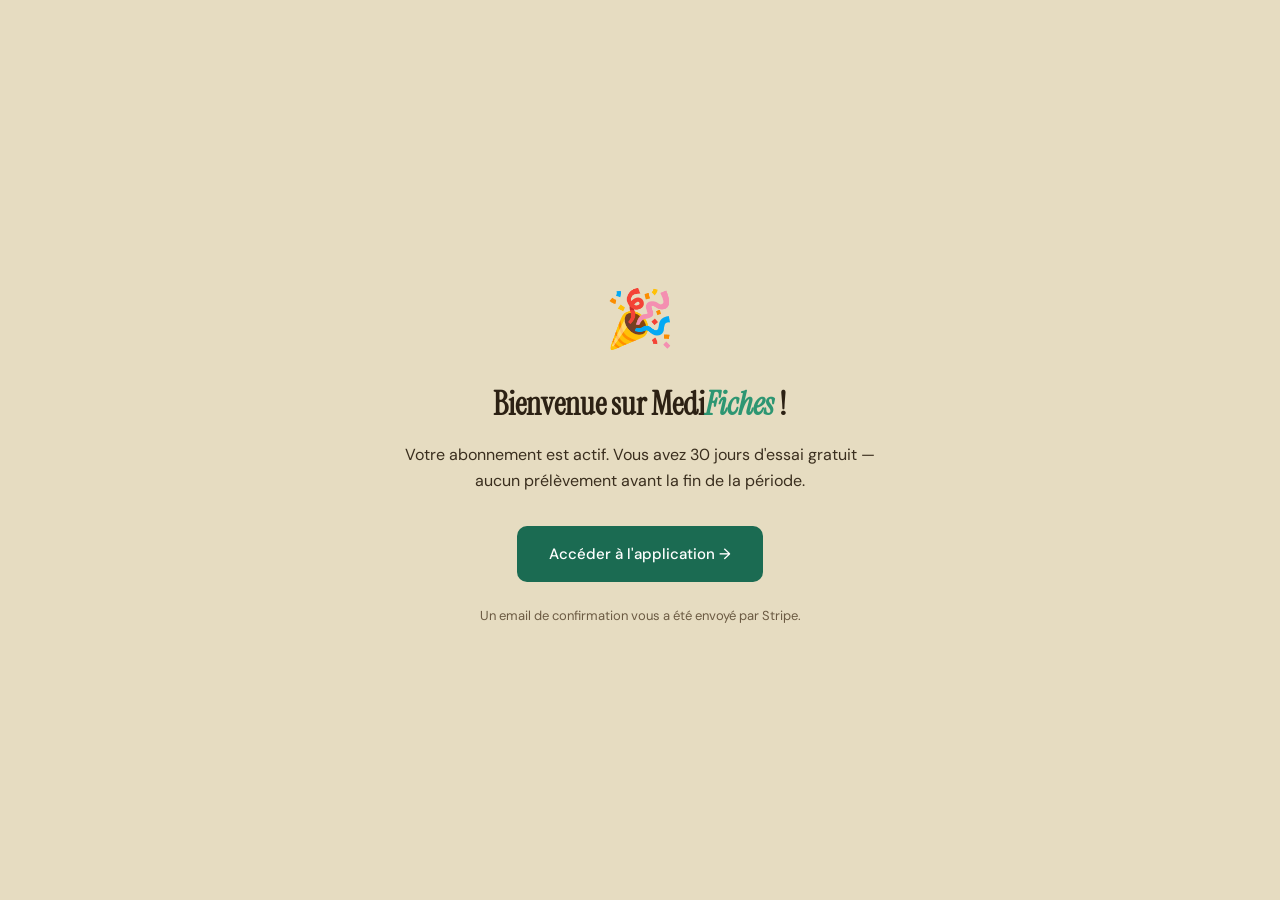
<file: pages/success.html>
<!DOCTYPE html>
<html lang="fr">
<head>
  <meta charset="UTF-8">
  <meta name="viewport" content="width=device-width, initial-scale=1.0">
  <title>Bienvenue — MediFiches</title>
  <link rel="preconnect" href="https://fonts.googleapis.com">
  <link href="https://fonts.googleapis.com/css2?family=Instrument+Serif:ital@0;1&family=DM+Sans:opsz,wght@9..40,300;9..40,400;9..40,500&display=swap" rel="stylesheet">
  <link rel="stylesheet" href="../css/app.css">
  <style>
    body { background: var(--bg); display: flex; align-items: center; justify-content: center; min-height: 100vh; padding: var(--space-5); }
    .shell { max-width: 480px; width: 100%; text-align: center; }
    .icon { font-size: 56px; margin-bottom: var(--space-4); }
    .title { font-family: var(--font-display); font-size: 32px; color: var(--text); margin-bottom: var(--space-3); }
    .title em { color: var(--brand-mid); font-style: italic; }
    .sub { font-size: 16px; color: var(--text-2); line-height: 1.6; margin-bottom: var(--space-8); }
    .btn { display: inline-block; background: var(--brand); color: white; padding: var(--space-4) var(--space-8); border-radius: var(--r-md); font-family: var(--font-body); font-size: 15px; font-weight: 500; text-decoration: none; transition: background 0.15s; }
    .btn:hover { background: var(--brand-mid); }
    .note { font-size: 13px; color: var(--text-3); margin-top: var(--space-6); }
  </style>
</head>
<body>
<div class="shell">
  <div class="icon">🎉</div>
  <h1 class="title">Bienvenue sur Medi<em>Fiches</em> !</h1>
  <p class="sub">Votre abonnement est actif. Vous avez 30 jours d'essai gratuit — aucun prélèvement avant la fin de la période.</p>
  <a href="/" class="btn">Accéder à l'application →</a>
  <p class="note">Un email de confirmation vous a été envoyé par Stripe.</p>
</div>
</body>
</html>
</file>
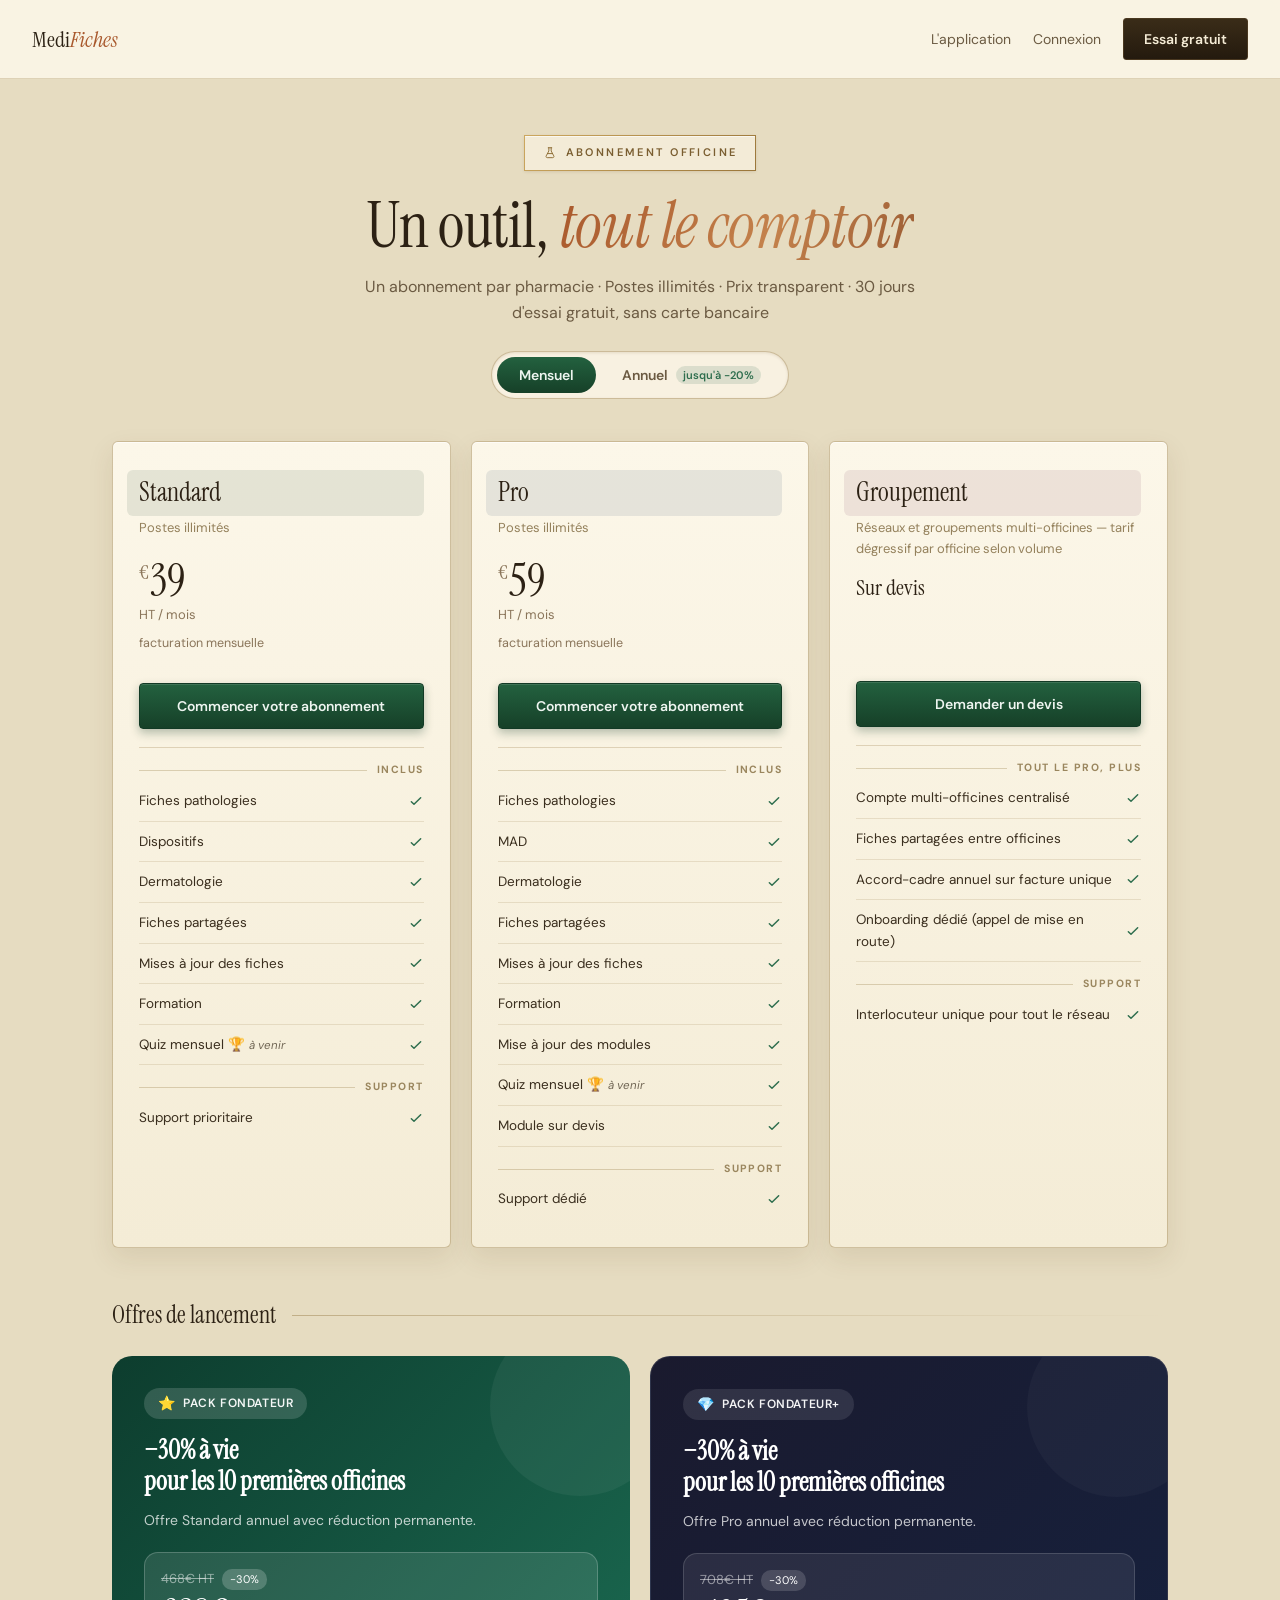
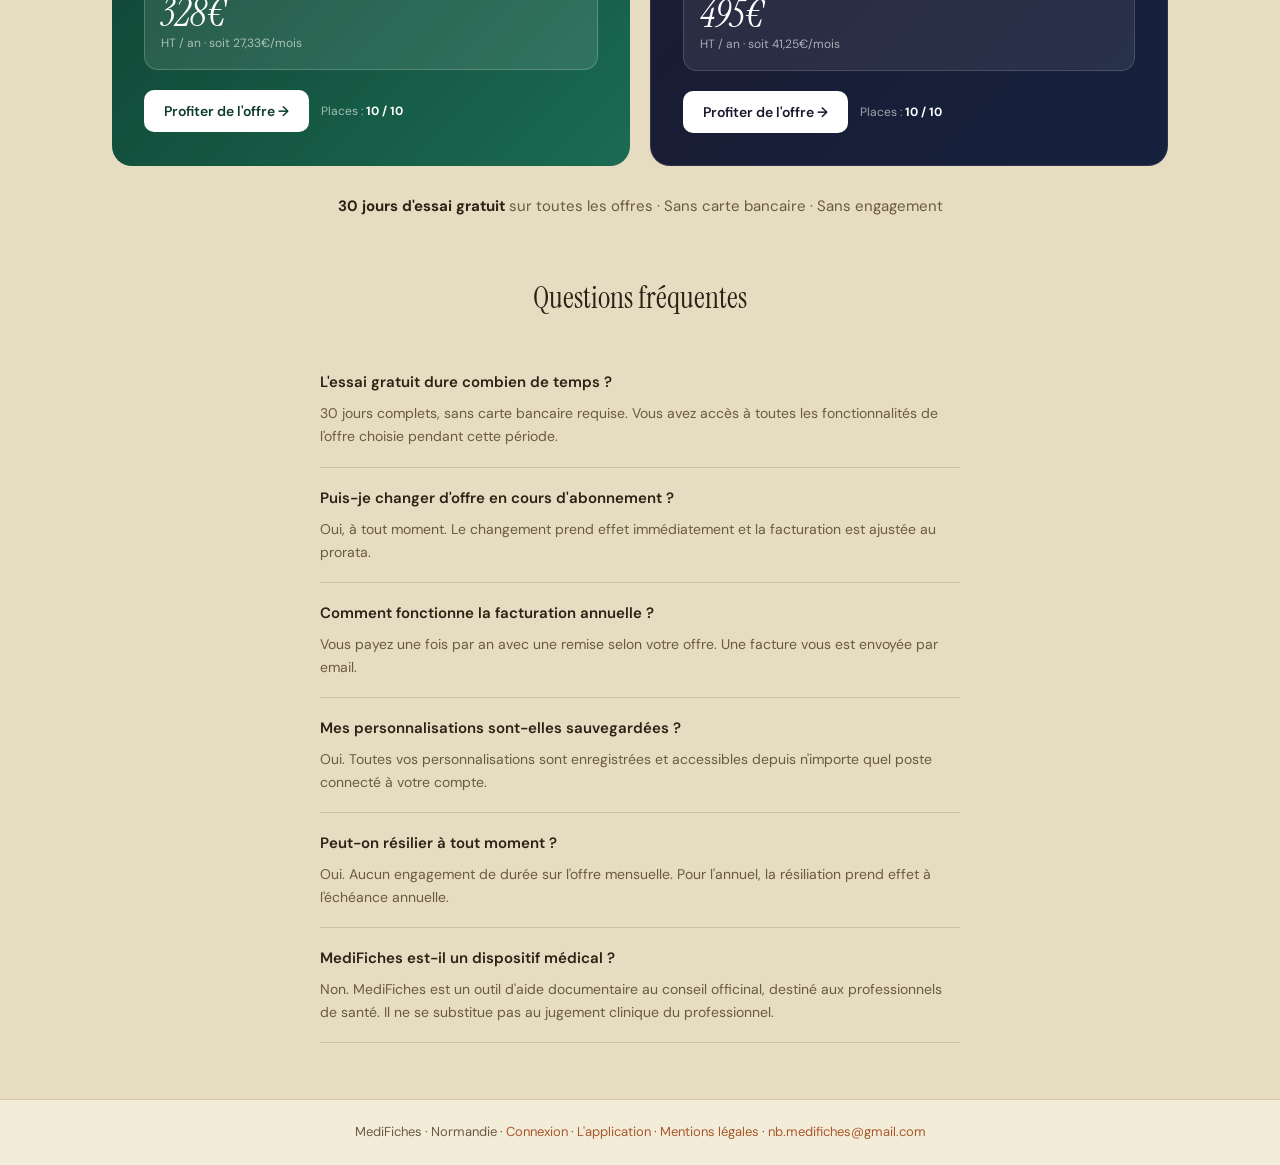
<file: medifiche/pages/pricing.html>
<!DOCTYPE html>
<html lang="fr">
<head>
  <meta charset="UTF-8">
  <meta name="viewport" content="width=device-width, initial-scale=1.0">
  <title>Tarifs — MediFiches</title>
  <meta name="description" content="MediFiches — Choisissez l'offre adaptée à votre officine. Essai gratuit 30 jours, sans engagement.">
  <link rel="preconnect" href="https://fonts.googleapis.com">
  <link rel="preconnect" href="https://fonts.gstatic.com" crossorigin>
  <link href="https://fonts.googleapis.com/css2?family=Instrument+Serif:ital@0;1&family=DM+Sans:ital,opsz,wght@0,9..40,300;0,9..40,400;0,9..40,500;0,9..40,600;1,9..40,400&display=swap" rel="stylesheet">
  <link rel="stylesheet" href="../css/app.css">
  <link rel="stylesheet" href="../css/apothecary-hero.css">
  <style>
    * { box-sizing: border-box; }
    body { background: #e6dcc1; min-height: 100vh; margin: 0; }

    /* ── Nav (thème laiton léger, garde la structure existante) ── */
    .pricing-nav {
      display: flex; align-items: center; justify-content: space-between;
      padding: 18px 32px;
      border-bottom: 1px solid rgba(138,107,49,0.25);
      background: rgba(252,247,233,0.85);
      backdrop-filter: blur(6px);
    }
    .pricing-nav__logo { font-family: var(--apo-font-serif); font-size: 22px; color: var(--apo-ink); text-decoration: none; }
    .pricing-nav__logo em { color: var(--apo-copper); font-style: italic; }
    .pricing-nav__links { display: flex; align-items: center; gap: 22px; }
    .pricing-nav__link { font-size: 14px; color: var(--apo-muted); text-decoration: none; transition: color .15s; }
    .pricing-nav__link:hover { color: var(--apo-ink); }
    .btn-nav {
      background: linear-gradient(180deg, #3a2c18 0%, #241a0e 100%); color: #f5ecd6; border: 1px solid #4a3820;
      padding: 9px 20px; border-radius: 3px;
      font-family: var(--apo-font-body); font-size: 14px; font-weight: 600;
      cursor: pointer; text-decoration: none; transition: filter .15s;
    }
    .btn-nav:hover { filter: brightness(1.12); }

    /* ── Hero tarifs : réutilise les classes .apo-* + variante locale ── */
    .pricing-hero { position: relative; text-align: center; padding: 56px 32px 0; max-width: 1120px; margin: 0 auto; }
    .pricing-hero__sub { margin: 14px auto 0; font-size: 16px; color: var(--apo-muted); max-width: 560px; }

    .pricing-toggle {
      display: inline-flex; align-items: center; gap: 4px; margin-top: 26px; padding: 5px;
      border-radius: 999px; background: rgba(255,250,238,0.7);
      border: 1px solid rgba(138,107,49,0.4);
      box-shadow: 0 1px 3px rgba(90,60,20,0.12) inset;
    }
    .toggle-btn {
      font-family: var(--apo-font-body); font-size: 14px; font-weight: 600;
      border: none; cursor: pointer; border-radius: 999px; padding: 9px 22px;
      background: transparent; color: var(--apo-muted); transition: all .15s;
      display: inline-flex; align-items: center; gap: 8px;
    }
    .toggle-btn.active { background: linear-gradient(180deg,#23613f,#164028); color: #eef5f0; }
    .toggle-saving {
      font-size: 11px; font-weight: 600; padding: 2px 7px; border-radius: 999px;
      background: rgba(46,110,78,0.14); color: #2e6e4e;
    }
    .toggle-btn.active .toggle-saving { background: rgba(255,255,255,0.18); color: #d8f0e0; }

    /* ── Grille des 3 plans, thème laiton/parchemin ── */
    .plans-grid {
      display: grid; grid-template-columns: repeat(3, 1fr); gap: 20px;
      max-width: 1120px; margin: 42px auto 0; padding: 0 32px 0; align-items: stretch;
    }
    @media (max-width: 880px) { .plans-grid { grid-template-columns: 1fr; } }

    .plan-card {
      position: relative; padding: 28px 26px; border-radius: 6px;
      background: linear-gradient(180deg, #fcf7e9, #f4ecd6);
      border: 1px solid rgba(138,107,49,0.4);
      box-shadow: 0 1px 0 rgba(255,255,255,0.7) inset, 0 10px 26px rgba(90,60,20,0.1);
      font-family: var(--apo-font-body);
      display: flex; flex-direction: column;
    }
    .plan-card .seclab:last-of-type { margin-top: auto; }
    .plan-card--featured {
      border: 1px solid rgba(138,107,49,0.4);
    }
    .plan-featured-badge {
      position: absolute; top: -13px; left: 50%; transform: translateX(-50%);
      font-size: 11px; font-weight: 600; letter-spacing: 0.06em; color: #eef5f0;
      background: linear-gradient(180deg,#23613f,#164028); border-radius: 999px;
      padding: 5px 16px; white-space: nowrap; box-shadow: 0 4px 10px rgba(20,60,40,0.3);
    }

    .plan-name { font-family: var(--apo-font-serif); font-weight: 400; font-size: 26px; margin: 0 0 0 -12px; display: inline-block; padding: 2px 12px; border-radius: 6px; color: var(--apo-ink); }
    .plan-target { font-size: 13px; color: #94815c; margin-top: 2px; }
    .plan-name--standard   { background: rgba(21,64,44,0.1); }
    .plan-name--pro        { background: rgba(30,58,95,0.1); }
    .plan-name--groupement { background: rgba(107,44,80,0.1); }

    .plan-price-block { margin: 18px 0 2px; display: flex; align-items: baseline; gap: 3px; }
    .plan-price { font-family: var(--apo-font-serif); font-size: 46px; line-height: 1; color: var(--apo-ink); }
    .plan-price sup { font-size: 20px; color: #8a755a; margin-right: 1px; }
    .plan-period { font-size: 13px; color: #8a755a; }
    .plan-annual-note { font-size: 12.5px; color: #8a755a; margin-top: 8px; min-height: 34px; }
    .plan-annual-note strong { color: #5a4a32; }
    .plan-discount-badge {
      display: inline-block; font-size: 11px; font-weight: 600; color: #2e6e4e;
      background: rgba(46,110,78,0.12); border: 1px solid rgba(46,110,78,0.3);
      border-radius: 999px; padding: 1px 8px; margin-left: 4px;
    }

    .plan-cta {
      display: block; width: 100%; text-align: center; margin-top: 16px;
      padding: 13px; border-radius: 4px; font-family: var(--apo-font-body);
      font-size: 14px; font-weight: 600; cursor: pointer; border: none;
      text-decoration: none; transition: filter .15s;
    }
    .plan-cta--primary {
      color: #eef5f0; background: linear-gradient(180deg,#23613f,#164028);
      border: 1px solid #123a25;
      box-shadow: 0 1px 0 rgba(255,255,255,0.12) inset, 0 4px 10px rgba(20,60,40,0.3);
    }
    .plan-cta--ghost {
      color: #5a4a32; background: rgba(255,250,238,0.7); border: 1px solid rgba(138,107,49,0.5);
    }
    .plan-cta:hover { filter: brightness(1.06); }

    .plan-divider { border: none; border-top: 1px solid rgba(138,107,49,0.25); margin: 18px 0 0; }

    .seclab {
      display: flex; align-items: center; gap: 10px; margin: 14px 0 2px;
      font-size: 10.5px; font-weight: 700; letter-spacing: 0.14em; color: #9a865e;
      text-transform: uppercase;
    }
    .seclab::before { content: ""; flex: 1; height: 1px; background: rgba(138,107,49,0.28); }
    .feat {
      display: flex; align-items: center; justify-content: space-between; gap: 10px;
      padding: 9px 0; border-bottom: 1px solid rgba(138,107,49,0.16); font-size: 13.5px;
      color: var(--apo-ink-soft);
    }
    .feat:last-child { border-bottom: none; }
    .feat svg { flex-shrink: 0; }
    .feat--no { color: #a8977a; }
    .soon { font-style: italic; font-size: 11.5px; opacity: 0.7; font-weight: 400; }

    /* ── Packs de lancement : conservés tels quels (déjà cohérents visuellement) ── */
    .pack-section-label { display: flex; align-items: center; gap: 16px; max-width: 1120px; margin: 48px auto 22px; padding: 0 32px; }
    .pack-section-label span:first-child { font-family: var(--apo-font-serif); font-size: 24px; color: var(--apo-ink); white-space: nowrap; }
    .pack-section-label span:last-child { flex: 1; height: 1px; background: linear-gradient(90deg, rgba(138,107,49,0.4), transparent); }
    .pack-grid { max-width: 1120px; margin: 0 auto; padding: 0 32px; display: grid; grid-template-columns: 1fr 1fr; gap: 20px; }
    @media (max-width: 880px) { .pack-grid { grid-template-columns: 1fr; } }

    .trial-banner { text-align: center; padding: 28px 20px 56px; }
    .trial-banner__text { font-size: 15px; color: var(--apo-muted); }
    .trial-banner__text strong { color: var(--apo-ink); }

    /* ── FAQ ── */
    .faq { max-width: 680px; margin: 0 auto; padding: 0 20px 56px; font-family: var(--apo-font-body); }
    .faq__title { font-family: var(--apo-font-serif); font-weight: 400; font-size: 30px; color: var(--apo-ink); text-align: center; margin-bottom: 30px; }
    .faq__item { border-bottom: 1px solid rgba(138,107,49,0.25); padding: 18px 0; }
    .faq__q { font-size: 15px; font-weight: 600; color: var(--apo-ink); margin-bottom: 8px; }
    .faq__a { font-size: 14px; color: var(--apo-muted); line-height: 1.65; }

    .pricing-footer {
      text-align: center; padding: 22px; border-top: 1px solid rgba(138,107,49,0.25);
      font-size: 13px; color: var(--apo-muted); font-family: var(--apo-font-body);
      background: rgba(252,247,233,0.6);
    }
    .pricing-footer a { color: var(--apo-copper); text-decoration: none; }

    @media (max-width: 700px) {
      .pricing-nav { padding: 14px 18px; flex-wrap: wrap; gap: 10px; }
    }
  </style>
</head>
<body>

<nav class="pricing-nav">
  <a href="../index.html" class="pricing-nav__logo">Medi<em>Fiches</em></a>
  <div class="pricing-nav__links">
    <a href="../index.html" class="pricing-nav__link">L'application</a>
    <a href="login.html" class="pricing-nav__link">Connexion</a>
    <a href="login.html" class="btn-nav">Essai gratuit</a>
  </div>
</nav>

<section class="pricing-hero">
  <div class="apo-badge" style="margin-bottom:0;">
    <svg width="14" height="14" viewBox="0 0 24 24" fill="none" stroke-width="1.6" stroke-linecap="round" stroke-linejoin="round"><path d="M9 3h6M10 3v5.5L5.5 17a2 2 0 0 0 1.8 3h9.4a2 2 0 0 0 1.8-3L14 8.5V3"/><path d="M7.5 13h9"/></svg>
    <span>Abonnement officine</span>
  </div>
  <h1 class="apo-title" style="margin-top:20px;">Un outil, <em>tout le comptoir</em></h1>
  <p class="pricing-hero__sub">Un abonnement par pharmacie · Postes illimités · Prix transparent · 30 jours d'essai gratuit, sans carte bancaire</p>

  <div class="pricing-toggle">
    <button class="toggle-btn active" id="btn-monthly" onclick="setMode('monthly')">Mensuel</button>
    <button class="toggle-btn" id="btn-annual" onclick="setMode('annual')">
      Annuel <span class="toggle-saving">jusqu'à −20%</span>
    </button>
  </div>
</section>

<div class="plans-grid">

  <!-- Standard -->
  <div class="plan-card">
    <div class="plan-name plan-name--standard">Standard</div>
    <div class="plan-target">Postes illimités</div>
    <div class="plan-price-block">
      <span class="plan-price"><sup>€</sup><span id="price-officine">39</span></span>
    </div>
    <div class="plan-period">HT / mois</div>
    <div class="plan-annual-note" id="note-officine">facturation mensuelle</div>
    <button class="plan-cta plan-cta--primary" onclick="startCheckout(event, 'officine')">Commencer votre abonnement</button>
    <hr class="plan-divider">
    <div class="seclab">Inclus</div>
    <div class="feat"><span>Fiches pathologies</span><svg width="16" height="16" viewBox="0 0 24 24" fill="none" stroke="#2e6e4e" stroke-width="2.2" stroke-linecap="round" stroke-linejoin="round"><path d="m5 13 4 4L19 7"/></svg></div>
    <div class="feat"><span>Dispositifs</span><svg width="16" height="16" viewBox="0 0 24 24" fill="none" stroke="#2e6e4e" stroke-width="2.2" stroke-linecap="round" stroke-linejoin="round"><path d="m5 13 4 4L19 7"/></svg></div>
    <div class="feat"><span>Dermatologie</span><svg width="16" height="16" viewBox="0 0 24 24" fill="none" stroke="#2e6e4e" stroke-width="2.2" stroke-linecap="round" stroke-linejoin="round"><path d="m5 13 4 4L19 7"/></svg></div>
    <div class="feat"><span>Fiches partagées</span><svg width="16" height="16" viewBox="0 0 24 24" fill="none" stroke="#2e6e4e" stroke-width="2.2" stroke-linecap="round" stroke-linejoin="round"><path d="m5 13 4 4L19 7"/></svg></div>
    <div class="feat"><span>Mises à jour des fiches</span><svg width="16" height="16" viewBox="0 0 24 24" fill="none" stroke="#2e6e4e" stroke-width="2.2" stroke-linecap="round" stroke-linejoin="round"><path d="m5 13 4 4L19 7"/></svg></div>
    <div class="feat"><span>Formation</span><svg width="16" height="16" viewBox="0 0 24 24" fill="none" stroke="#2e6e4e" stroke-width="2.2" stroke-linecap="round" stroke-linejoin="round"><path d="m5 13 4 4L19 7"/></svg></div>
    <div class="feat"><span>Quiz mensuel 🏆 <span class="soon">à venir</span></span><svg width="16" height="16" viewBox="0 0 24 24" fill="none" stroke="#2e6e4e" stroke-width="2.2" stroke-linecap="round" stroke-linejoin="round"><path d="m5 13 4 4L19 7"/></svg></div>
    <div class="seclab">Support</div>
    <div class="feat"><span>Support prioritaire</span><svg width="16" height="16" viewBox="0 0 24 24" fill="none" stroke="#2e6e4e" stroke-width="2.2" stroke-linecap="round" stroke-linejoin="round"><path d="m5 13 4 4L19 7"/></svg></div>
  </div>

  <!-- Pro -->
  <div class="plan-card">
    <div class="plan-name plan-name--pro">Pro</div>
    <div class="plan-target">Postes illimités</div>
    <div class="plan-price-block">
      <span class="plan-price"><sup>€</sup><span id="price-grande">59</span></span>
    </div>
    <div class="plan-period">HT / mois</div>
    <div class="plan-annual-note" id="note-grande">facturation mensuelle</div>
    <button class="plan-cta plan-cta--primary" onclick="startCheckout(event, 'grande')">Commencer votre abonnement</button>
    <hr class="plan-divider">
    <div class="seclab">Inclus</div>
    <div class="feat"><span>Fiches pathologies</span><svg width="16" height="16" viewBox="0 0 24 24" fill="none" stroke="#2e6e4e" stroke-width="2.2" stroke-linecap="round" stroke-linejoin="round"><path d="m5 13 4 4L19 7"/></svg></div>
    <div class="feat"><span>MAD</span><svg width="16" height="16" viewBox="0 0 24 24" fill="none" stroke="#2e6e4e" stroke-width="2.2" stroke-linecap="round" stroke-linejoin="round"><path d="m5 13 4 4L19 7"/></svg></div>
    <div class="feat"><span>Dermatologie</span><svg width="16" height="16" viewBox="0 0 24 24" fill="none" stroke="#2e6e4e" stroke-width="2.2" stroke-linecap="round" stroke-linejoin="round"><path d="m5 13 4 4L19 7"/></svg></div>
    <div class="feat"><span>Fiches partagées</span><svg width="16" height="16" viewBox="0 0 24 24" fill="none" stroke="#2e6e4e" stroke-width="2.2" stroke-linecap="round" stroke-linejoin="round"><path d="m5 13 4 4L19 7"/></svg></div>
    <div class="feat"><span>Mises à jour des fiches</span><svg width="16" height="16" viewBox="0 0 24 24" fill="none" stroke="#2e6e4e" stroke-width="2.2" stroke-linecap="round" stroke-linejoin="round"><path d="m5 13 4 4L19 7"/></svg></div>
    <div class="feat"><span>Formation</span><svg width="16" height="16" viewBox="0 0 24 24" fill="none" stroke="#2e6e4e" stroke-width="2.2" stroke-linecap="round" stroke-linejoin="round"><path d="m5 13 4 4L19 7"/></svg></div>
    <div class="feat"><span>Mise à jour des modules</span><svg width="16" height="16" viewBox="0 0 24 24" fill="none" stroke="#2e6e4e" stroke-width="2.2" stroke-linecap="round" stroke-linejoin="round"><path d="m5 13 4 4L19 7"/></svg></div>
    <div class="feat"><span>Quiz mensuel 🏆 <span class="soon">à venir</span></span><svg width="16" height="16" viewBox="0 0 24 24" fill="none" stroke="#2e6e4e" stroke-width="2.2" stroke-linecap="round" stroke-linejoin="round"><path d="m5 13 4 4L19 7"/></svg></div>
    <div class="feat"><span>Module sur devis</span><svg width="16" height="16" viewBox="0 0 24 24" fill="none" stroke="#2e6e4e" stroke-width="2.2" stroke-linecap="round" stroke-linejoin="round"><path d="m5 13 4 4L19 7"/></svg></div>
    <div class="seclab">Support</div>
    <div class="feat"><span>Support dédié</span><svg width="16" height="16" viewBox="0 0 24 24" fill="none" stroke="#2e6e4e" stroke-width="2.2" stroke-linecap="round" stroke-linejoin="round"><path d="m5 13 4 4L19 7"/></svg></div>
  </div>

  <!-- Groupement (sur devis) -->
  <div class="plan-card">
    <div class="plan-name plan-name--groupement">Groupement</div>
    <div class="plan-target">Réseaux et groupements multi-officines — tarif dégressif par officine selon volume</div>
    <div class="plan-price-block">
      <span class="plan-price" style="font-size:1.4em;">Sur devis</span>
    </div>
    <div class="plan-period">&nbsp;</div>
    <div class="plan-annual-note">&nbsp;</div>
    <button class="plan-cta plan-cta--primary" onclick="window.location.href='mailto:nb.medifiches@gmail.com?subject=Demande de devis — Offre Groupement'">Demander un devis</button>
    <hr class="plan-divider">
    <div class="seclab">Tout le Pro, plus</div>
    <div class="feat"><span>Compte multi-officines centralisé</span><svg width="16" height="16" viewBox="0 0 24 24" fill="none" stroke="#2e6e4e" stroke-width="2.2" stroke-linecap="round" stroke-linejoin="round"><path d="m5 13 4 4L19 7"/></svg></div>
    <div class="feat"><span>Fiches partagées entre officines</span><svg width="16" height="16" viewBox="0 0 24 24" fill="none" stroke="#2e6e4e" stroke-width="2.2" stroke-linecap="round" stroke-linejoin="round"><path d="m5 13 4 4L19 7"/></svg></div>
    <div class="feat"><span>Accord-cadre annuel sur facture unique</span><svg width="16" height="16" viewBox="0 0 24 24" fill="none" stroke="#2e6e4e" stroke-width="2.2" stroke-linecap="round" stroke-linejoin="round"><path d="m5 13 4 4L19 7"/></svg></div>
    <div class="feat"><span>Onboarding dédié (appel de mise en route)</span><svg width="16" height="16" viewBox="0 0 24 24" fill="none" stroke="#2e6e4e" stroke-width="2.2" stroke-linecap="round" stroke-linejoin="round"><path d="m5 13 4 4L19 7"/></svg></div>
    <div class="seclab">Support</div>
    <div class="feat"><span>Interlocuteur unique pour tout le réseau</span><svg width="16" height="16" viewBox="0 0 24 24" fill="none" stroke="#2e6e4e" stroke-width="2.2" stroke-linecap="round" stroke-linejoin="round"><path d="m5 13 4 4L19 7"/></svg></div>
  </div>

</div>

<!-- Offres de lancement -->
<div class="pack-section-label"><span>Offres de lancement</span><span></span></div>

<div class="pack-grid">

  <!-- Pack Fondateur -->
  <div style="background:linear-gradient(135deg,var(--brand-dark) 0%,var(--brand) 100%);border-radius:var(--r-xl);padding:var(--space-8);display:flex;flex-direction:column;position:relative;overflow:hidden;">
    <div style="position:absolute;top:-40px;right:-40px;width:180px;height:180px;border-radius:50%;background:rgba(255,255,255,0.05);"></div>
    <div style="position:relative;z-index:1;">
      <div style="display:inline-flex;align-items:center;gap:8px;background:rgba(255,255,255,0.15);border-radius:20px;padding:4px 14px;margin-bottom:var(--space-4);">
        <span style="font-size:14px;">⭐</span>
        <span style="font-size:12px;font-weight:600;color:rgba(255,255,255,0.95);letter-spacing:0.05em;text-transform:uppercase;">Pack Fondateur</span>
      </div>
      <h2 style="font-family:var(--font-display);font-size:26px;color:white;margin:0 0 var(--space-3);line-height:1.2;">
        −30% à vie<br>pour les 10 premières officines
      </h2>
      <p style="font-size:14px;color:rgba(255,255,255,0.75);margin:0 0 var(--space-5);line-height:1.6;">
        Offre Standard annuel avec réduction permanente.
      </p>
      <div style="background:rgba(255,255,255,0.1);border:1px solid rgba(255,255,255,0.2);border-radius:var(--r-lg);padding:var(--space-4);margin-bottom:var(--space-5);">
        <div style="display:flex;align-items:baseline;gap:8px;margin-bottom:4px;">
          <span style="font-size:13px;color:rgba(255,255,255,0.5);text-decoration:line-through;">468€ HT</span>
          <span style="font-size:11px;background:rgba(255,255,255,0.2);color:white;padding:2px 8px;border-radius:10px;">−30%</span>
        </div>
        <div style="font-family:var(--font-display);font-size:38px;font-style:italic;color:white;line-height:1;margin-bottom:2px;">328€</div>
        <div style="font-size:12px;color:rgba(255,255,255,0.6);">HT / an · soit 27,33€/mois</div>
      </div>
      <div style="display:flex;align-items:center;gap:var(--space-3);">
        <button onclick="startCheckout(event, 'officine', true)" style="background:white;color:var(--brand-dark);font-family:var(--font-body);font-size:14px;font-weight:600;padding:var(--space-3) var(--space-5);border-radius:var(--r-md);border:none;cursor:pointer;" onmouseover="this.style.opacity=0.9" onmouseout="this.style.opacity=1">
          Profiter de l'offre →
        </button>
        <span style="font-size:12px;color:rgba(255,255,255,0.6);">Places : <strong style="color:white;">10 / 10</strong></span>
      </div>
    </div>
  </div>

  <!-- Pack Fondateur+ -->
  <div style="background:linear-gradient(135deg,#1a1a2e 0%,#16213e 100%);border-radius:var(--r-xl);padding:var(--space-8);display:flex;flex-direction:column;position:relative;overflow:hidden;border:1px solid rgba(255,255,255,0.1);">
    <div style="position:absolute;top:-40px;right:-40px;width:180px;height:180px;border-radius:50%;background:rgba(255,255,255,0.03);"></div>
    <div style="position:relative;z-index:1;">
      <div style="display:inline-flex;align-items:center;gap:8px;background:rgba(255,255,255,0.1);border-radius:20px;padding:4px 14px;margin-bottom:var(--space-4);">
        <span style="font-size:14px;">💎</span>
        <span style="font-size:12px;font-weight:600;color:rgba(255,255,255,0.95);letter-spacing:0.05em;text-transform:uppercase;">Pack Fondateur+</span>
      </div>
      <h2 style="font-family:var(--font-display);font-size:26px;color:white;margin:0 0 var(--space-3);line-height:1.2;">
        −30% à vie<br>pour les 10 premières officines
      </h2>
      <p style="font-size:14px;color:rgba(255,255,255,0.75);margin:0 0 var(--space-5);line-height:1.6;">
        Offre Pro annuel avec réduction permanente.
      </p>
      <div style="background:rgba(255,255,255,0.08);border:1px solid rgba(255,255,255,0.15);border-radius:var(--r-lg);padding:var(--space-4);margin-bottom:var(--space-5);">
        <div style="display:flex;align-items:baseline;gap:8px;margin-bottom:4px;">
          <span style="font-size:13px;color:rgba(255,255,255,0.5);text-decoration:line-through;">708€ HT</span>
          <span style="font-size:11px;background:rgba(255,255,255,0.15);color:white;padding:2px 8px;border-radius:10px;">−30%</span>
        </div>
        <div style="font-family:var(--font-display);font-size:38px;font-style:italic;color:white;line-height:1;margin-bottom:2px;">495€</div>
        <div style="font-size:12px;color:rgba(255,255,255,0.6);">HT / an · soit 41,25€/mois</div>
      </div>
      <div style="display:flex;align-items:center;gap:var(--space-3);">
        <button onclick="window.location.href='https://buy.stripe.com/7sY4gy7aZ2Qm4eDbOq3ks0d'" style="background:white;color:#1a1a2e;font-family:var(--font-body);font-size:14px;font-weight:600;padding:var(--space-3) var(--space-5);border-radius:var(--r-md);border:none;cursor:pointer;" onmouseover="this.style.opacity=0.9" onmouseout="this.style.opacity=1">
          Profiter de l'offre →
        </button>
        <span style="font-size:12px;color:rgba(255,255,255,0.6);">Places : <strong style="color:white;">10 / 10</strong></span>
      </div>
    </div>
  </div>

</div>

<div class="trial-banner">
  <p class="trial-banner__text">
    <strong>30 jours d'essai gratuit</strong> sur toutes les offres · Sans carte bancaire · Sans engagement
  </p>
</div>

<section class="faq">
  <h2 class="faq__title">Questions fréquentes</h2>
  <div class="faq__item">
    <div class="faq__q">L'essai gratuit dure combien de temps ?</div>
    <div class="faq__a">30 jours complets, sans carte bancaire requise. Vous avez accès à toutes les fonctionnalités de l'offre choisie pendant cette période.</div>
  </div>
  <div class="faq__item">
    <div class="faq__q">Puis-je changer d'offre en cours d'abonnement ?</div>
    <div class="faq__a">Oui, à tout moment. Le changement prend effet immédiatement et la facturation est ajustée au prorata.</div>
  </div>
  <div class="faq__item">
    <div class="faq__q">Comment fonctionne la facturation annuelle ?</div>
    <div class="faq__a">Vous payez une fois par an avec une remise selon votre offre. Une facture vous est envoyée par email.</div>
  </div>
  <div class="faq__item">
    <div class="faq__q">Mes personnalisations sont-elles sauvegardées ?</div>
    <div class="faq__a">Oui. Toutes vos personnalisations sont enregistrées et accessibles depuis n'importe quel poste connecté à votre compte.</div>
  </div>
  <div class="faq__item">
    <div class="faq__q">Peut-on résilier à tout moment ?</div>
    <div class="faq__a">Oui. Aucun engagement de durée sur l'offre mensuelle. Pour l'annuel, la résiliation prend effet à l'échéance annuelle.</div>
  </div>
  <div class="faq__item">
    <div class="faq__q">MediFiches est-il un dispositif médical ?</div>
    <div class="faq__a">Non. MediFiches est un outil d'aide documentaire au conseil officinal, destiné aux professionnels de santé. Il ne se substitue pas au jugement clinique du professionnel.</div>
  </div>
</section>

<footer class="pricing-footer">
  MediFiches · Normandie ·
  <a href="login.html">Connexion</a> ·
  <a href="../index.html">L'application</a> ·
  <a href="login.html#mentions">Mentions légales</a> ·
  <a href="mailto:nb.medifiches@gmail.com">nb.medifiches@gmail.com</a>
</footer>

<script>
var mode = 'monthly';

var LINKS = {
  monthly: {
    officine:   'https://buy.stripe.com/fZu00ibrf8aGh1p8Ce3ks02',
    grande:     'https://buy.stripe.com/aFabJ01QFez49yXaKm3ks0c',
  },
  annual: {
    officine:   'https://buy.stripe.com/3cI28qeDr0IebH55q23ks08',
    grande:     'https://buy.stripe.com/eVqaEW66V1Mi8uT4lY3ks0b',
  }
};

var prices = {
  monthly: { officine: 39, grande: 59 },
  annual:  { officine: 33, grande: 47 }
};

var notes = {
  monthly: {
    officine:   'facturation mensuelle',
    grande:     'facturation mensuelle'
  },
  annual: {
    officine:   'soit <strong>396€ HT/an</strong> au lieu de 468€ <span class="plan-discount-badge">−15%</span>',
    grande:     'soit <strong>564€ HT/an</strong> au lieu de 708€ <span class="plan-discount-badge">−20%</span>'
  }
};

function setMode(m) {
  mode = m;
  document.getElementById('btn-monthly').classList.toggle('active', m === 'monthly');
  document.getElementById('btn-annual').classList.toggle('active', m === 'annual');
  var p = prices[m];
  document.getElementById('price-officine').textContent   = p.officine;
  document.getElementById('price-grande').textContent     = p.grande;
  var n = notes[m];
  document.getElementById('note-officine').innerHTML   = n.officine;
  document.getElementById('note-grande').innerHTML     = n.grande;
}

function startCheckout(event, plan, fondateur) {
  var link = fondateur
    ? 'https://buy.stripe.com/cNi3cu2UJ3Uqh1p7ya3ks09'
    : LINKS[mode][plan];
  if (!link) return;
  window.location.href = link;
}
</script>

</body>
</html>
</file>
<file: css/app.css>
/* ============================================================
   MediFiche — Design System
   Aesthetic: Clinical precision meets human warmth
   Typography: Instrument Serif (display) + DM Sans (body)
   Palette: Deep forest green + warm off-white + alert amber/red
   ============================================================ */

@import url('https://fonts.googleapis.com/css2?family=Instrument+Serif:ital@0;1&family=DM+Sans:ital,opsz,wght@0,9..40,300;0,9..40,400;0,9..40,500;1,9..40,300&display=swap');
@import url('https://fonts.googleapis.com/css2?family=Fraunces:ital,opsz,wght@0,9..144,300..600;1,9..144,400&display=swap');

*, *::before, *::after { box-sizing: border-box; margin: 0; padding: 0; }

/* ─── TOKENS ─── */
:root {
  color-scheme: light;
  /* Brand (inchangé — reste vert, identifie CTA/liens dans tout le site) */
  --brand: #1B6B52;
  --brand-mid: #2D9672;
  --brand-light: #E4F4EE;
  --brand-xlight: #F2FAF6;
  --brand-dark: #0D3D2E;
  --brand-border: #A8DCC8;

  /* Neutral — palette "Digital Apothecary" (parchemin / laiton),
     remplace l'ancien blanc/gris clinique pour une cohérence totale
     avec les héros et la page tarifs déjà migrés. */
  --bg: #e6dcc1;
  --surface: #fcf7e9;
  --surface-2: #f4ecd6;
  --border: rgba(138, 107, 49, 0.22);
  --border-strong: rgba(138, 107, 49, 0.38);
  --text: #2c2114;
  --text-2: #3a2e1e;
  --text-3: #6b5a42;

  /* Semantic — fonds discrets sur parchemin (au lieu de rose/jaune pâle génériques) */
  --danger-bg: rgba(122, 32, 48, 0.07);
  --danger-border: rgba(122, 32, 48, 0.28);
  --danger-text: #6b1320;
  --danger-label: #7a2030;
  --warning-bg: rgba(154, 84, 24, 0.08);
  --warning-border: rgba(154, 84, 24, 0.3);
  --warning-text: #6b3a10;
  --warning-label: #8a3e0c;
  --info-bg: rgba(31, 90, 60, 0.07);
  --info-border: rgba(31, 90, 60, 0.28);
  --info-text: var(--brand-dark);

  /* Typography */
  --font-display: 'Instrument Serif', Georgia, serif;
  --font-body: 'DM Sans', system-ui, sans-serif;

  /* Spacing */
  --space-1: 4px; --space-2: 8px; --space-3: 12px;
  --space-4: 16px; --space-5: 20px; --space-6: 24px;
  --space-8: 32px; --space-10: 40px; --space-12: 48px;

  /* Radius */
  --r-sm: 6px; --r-md: 10px; --r-lg: 14px; --r-xl: 20px;

  /* Shadow — teinte ambrée plutôt que verte, cohérente avec le laiton */
  --shadow-sm: 0 1px 3px rgba(90,60,20,0.10), 0 1px 2px rgba(0,0,0,0.04);
  --shadow-md: 0 4px 12px rgba(90,60,20,0.12), 0 2px 4px rgba(0,0,0,0.04);
  --shadow-lg: 0 8px 24px rgba(90,60,20,0.14), 0 4px 8px rgba(0,0,0,0.06);

  /* Transition */
  --ease: cubic-bezier(0.16, 1, 0.3, 1);
  --t-fast: 120ms; --t-mid: 200ms; --t-slow: 350ms;
}

/* ─── BASE ─── */
html { font-size: 16px; scroll-behavior: smooth; overflow-x: hidden; -webkit-font-smoothing: antialiased; }

body {
  font-family: var(--font-body);
  background: var(--bg);
  color: var(--text);
  min-height: 100vh;
  line-height: 1.6;
  overflow-x: hidden;
}

/* ─── LAYOUT ─── */
.app-shell { display: flex; flex-direction: column; min-height: 100vh; }
.container { max-width: 760px; margin: 0 auto; padding: 0 var(--space-5); }
.container--wide { max-width: 960px; margin: 0 auto; padding: 0 var(--space-5); }

/* ─── NAV ─── */
.nav {
  background: var(--surface);
  border-bottom: 1px solid var(--border);
  position: sticky; top: 0; z-index: 200;
  height: 56px;
}
.nav__inner {
  display: flex; align-items: center; justify-content: space-between;
  height: 100%; width: 100%; padding: 0 var(--space-5);
}
.nav__logo {
  font-family: var(--font-display);
  font-size: 20px; color: var(--text); text-decoration: none;
  display: flex; align-items: center; gap: 0;
}
.nav__logo-accent { color: var(--brand-mid); font-style: italic; }
.nav__logo-dot { width: 6px; height: 6px; border-radius: 50%; background: var(--brand-mid); margin-right: 2px; }
.nav__badge {
  font-size: 11px; font-weight: 500; letter-spacing: 0.04em;
  background: var(--brand-light); color: var(--brand);
  border: 1px solid var(--brand-border); padding: 3px 10px; border-radius: 20px;
}
.nav__version { font-size: 11px; color: var(--text-3); }

/* ─── DISCLAIMER ─── */
.disclaimer {
  background: linear-gradient(135deg,#6B3410,#8C4814 45%,#A8591A);
  border-bottom: none;
  padding: var(--space-3) var(--space-5);
  display: flex; align-items: flex-start; gap: var(--space-3);
  position: relative; overflow: hidden;
  box-shadow: 0 2px 10px rgba(0,0,0,0.2) inset;
}
.disclaimer .botanical-bg { width: 70px; height: 48px; opacity: 0.22; top: 50%; transform: translateY(-50%); }
.disclaimer .botanical-bg--left { left: 1%; }
.disclaimer .botanical-bg--right { right: 1.5%; }
.disclaimer__icon { font-size: 14px; flex-shrink: 0; margin-top: 1px; position: relative; z-index: 1; }
.disclaimer__text {
  font-size: 12px; color: #FBE6C4; line-height: 1.5;
  font-style: italic; position: relative; z-index: 1;
}
.disclaimer__text strong { font-style: normal; color: #FFF3DE; }

[data-theme="dark"] .disclaimer {
  background: linear-gradient(135deg,#1a0d05,#2a1508 45%,#3a1e0a);
  box-shadow: 0 2px 10px rgba(0,0,0,0.5) inset;
}
[data-theme="dark"] .disclaimer__text { color: #c4956a; }
[data-theme="dark"] .disclaimer__text strong { color: #e8b888; }

/* ─── HERO — Thème Apothicaire ─── */
.hero {
  background: #E8DCC2;
  background-image:
    radial-gradient(ellipse 900px 500px at 15% 0%, rgba(168,130,70,0.10), transparent 60%),
    radial-gradient(ellipse 700px 500px at 90% 10%, rgba(120,90,50,0.08), transparent 55%);
  border-bottom: 1px solid #C9B68C;
  padding: var(--space-10) var(--space-5) var(--space-8);
  text-align: center;
  position: relative;
  overflow: hidden;
  z-index: 100;
}
.hero::before {
  content: '';
  position: absolute; inset: 0;
  background-image:
    repeating-linear-gradient(0deg, transparent, transparent 2px, rgba(120,95,55,0.018) 2px, rgba(120,95,55,0.018) 3px),
    repeating-linear-gradient(90deg, transparent, transparent 2px, rgba(120,95,55,0.012) 2px, rgba(120,95,55,0.012) 3px);
  pointer-events: none;
}
.hero .botanical-bg { width: 230px; height: 380px; opacity: 0.16; }
.hero .botanical-bg--left { left: -10px; top: 10px; }
.hero .botanical-bg--right { right: -20px; top: 30px; }
.mad-hero .botanical-bg, .dermato-hero .botanical-bg, .formation-hero .botanical-bg {
  width: 160px; height: 260px;
}
.mad-hero .botanical-bg--left, .dermato-hero .botanical-bg--left, .formation-hero .botanical-bg--left { left: -10px; top: -10px; }
.mad-hero .botanical-bg--right, .dermato-hero .botanical-bg--right, .formation-hero .botanical-bg--right { right: -15px; top: -10px; }
.hero__eyebrow {
  display: inline-flex; align-items: center; gap: var(--space-2);
  font-size: 11px; font-weight: 600; letter-spacing: 0.13em; text-transform: uppercase;
  color: #6B5430; background: rgba(255,251,240,0.45);
  border: 1px solid #9C7F4E; padding: 6px 16px; border-radius: 2px;
  margin-bottom: var(--space-4); position: relative; z-index: 1;
  box-shadow: 0 1px 2px rgba(255,255,255,0.5) inset;
}
.hero__title {
  font-family: 'Fraunces', var(--font-display);
  font-weight: 400;
  font-size: clamp(28px, 4vw, 44px);
  color: #1E1610; letter-spacing: -0.01em;
  margin-bottom: var(--space-3); line-height: 1.15;
  position: relative; z-index: 1;
}
.hero__title em { color: #7A3D24; font-style: italic; font-weight: 400; }
.hero__sub {
  font-size: 14px; color: #5C4E38;
  margin-bottom: var(--space-6); max-width: 420px; margin-left: auto; margin-right: auto;
  position: relative; z-index: 1;
}

/* ─── SEARCH — cadre laiton gravé ─── */
.search-block { position: relative; max-width: 540px; margin: 0 auto; z-index: 1; }
.search-wrap {
  display: flex; gap: var(--space-2); flex-wrap: wrap;
  background: linear-gradient(160deg,#E3C589 0%, #B8924F 35%, #8A6B38 60%, #D4AF6A 100%);
  border: none;
  border-radius: 10px;
  padding: 8px;
  box-shadow:
    0 1px 0 rgba(255,255,255,0.4) inset,
    0 10px 28px -6px rgba(50,32,10,0.35),
    0 0 0 1px rgba(80,55,20,0.4);
  transition: box-shadow var(--t-fast) var(--ease);
}
.search-wrap > .search-icon, .search-wrap > .search-input { border-radius: 4px; }
.search-icon { border-radius: 4px 0 0 4px !important; }
.search-input { border-radius: 0 4px 4px 0; }
.search-btn { border-radius: 4px !important; }
.search-wrap:focus-within {
  box-shadow: 0 0 0 3px rgba(180,140,70,0.25), 0 10px 28px -6px rgba(50,32,10,0.35);
}
.search-wrap > .search-icon, .search-wrap > .search-input {
  background: #FBF6EA;
}
.search-icon { display: flex; align-items: center; padding-left: var(--space-3); color: #A8916A; font-size: 16px; flex-shrink: 0; border-radius: 6px 0 0 6px; padding-top:10px; padding-bottom:10px; }
.search-input {
  flex: 1; border: none; background: #FBF6EA;
  font-family: var(--font-body); font-size: 15px; color: #2E2415;
  outline: none; padding: 11px var(--space-2);
  min-width: 0;
}
.search-input::placeholder { color: #A8916A; font-style: italic; }
.search-btn {
  height: 40px; padding: 0 var(--space-5);
  background: linear-gradient(160deg,#3D2E1A,#241A0E); color: #E8DCC4;
  border: none; border-radius: 6px;
  font-family: var(--font-body); font-size: 14px; font-weight: 600;
  cursor: pointer; flex-shrink: 0;
  box-shadow: 0 2px 6px rgba(0,0,0,0.3);
  transition: background var(--t-fast) var(--ease), transform var(--t-fast) var(--ease);
}
.search-btn:hover { background: linear-gradient(160deg,#4D3A22,#2E2212); }
.search-btn:active { transform: scale(0.97); }

/* ─── SEARCH DANS HERO COLORÉ ─── */
.hero-search .search-input { color: #2E2415; }
.hero-search .search-input::placeholder { color: #A8916A; font-style: italic; }
.hero-search .search-wrap:focus-within {
  border-color: rgba(255,255,255,0.55) !important;
  box-shadow: 0 0 0 3px rgba(255,255,255,0.12), var(--shadow-md);
}

/* ─── AUTOCOMPLETE ─── */
.autocomplete {
  position: fixed;
  background: var(--surface);
  border: 1px solid var(--border-strong);
  border-radius: var(--r-lg);
  box-shadow: var(--shadow-lg);
  overflow: hidden; z-index: 99999;
  display: none;
  animation: fadeSlide var(--t-mid) var(--ease);
}
@keyframes fadeSlide {
  from { opacity: 0; transform: translateY(-6px); }
  to   { opacity: 1; transform: translateY(0); }
}
.autocomplete.open { display: block; }
.autocomplete__item {
  display: flex; align-items: center; gap: var(--space-3);
  padding: var(--space-3) var(--space-4);
  cursor: pointer; font-size: 14px; color: var(--text);
  border-bottom: 1px solid var(--border);
  transition: background var(--t-fast);
}
.autocomplete__item:last-child { border-bottom: none; }
.autocomplete__item:hover { background: var(--brand-xlight); }
.autocomplete__item-icon { font-size: 18px; flex-shrink: 0; }
.autocomplete__item-info { flex: 1; min-width: 0; }
.autocomplete__item-name { font-weight: 500; }
.autocomplete__item-cat { font-size: 12px; color: var(--text-3); }

/* ─── STATS BAR ─── */
.stats-bar {
  background:
    radial-gradient(ellipse 700px 300px at 30% -20%, rgba(255,255,255,0.05), transparent 60%),
    linear-gradient(155deg,#1A2A20,#0D1812 70%);
  padding: var(--space-3) var(--space-5);
  display: flex; align-items: center; justify-content: center; gap: var(--space-6);
  position: relative; overflow: hidden;
  box-shadow: 0 4px 16px rgba(0,0,0,0.3) inset;
}
.stats-bar .botanical-bg { width: 90px; height: 60px; opacity: 0.10; top: 4px; }
.stats-bar .botanical-bg--left { left: 2%; }
.stats-bar .botanical-bg--right { right: 2%; }
.stats-bar__item { display: flex; align-items: center; gap: var(--space-2); color: #9FB89F; font-size: 12px; position: relative; z-index: 1; }
.stats-bar__item strong { color: #EDE4D3; font-weight: 600; }

/* ─── MAIN ─── */
.main { flex: 1; padding: var(--space-6) 0 var(--space-12); }

/* ─── FICHE RESULT ─── */
.fiche-result {
  display: none; margin-bottom: var(--space-6);
  animation: slideIn var(--t-slow) var(--ease);
  scroll-margin-top: 300px;
}
.fiche-result.visible { display: block; }
@keyframes slideIn {
  from { opacity: 0; transform: translateY(-12px); }
  to   { opacity: 1; transform: translateY(0); }
}
.fiche-card {
  background: var(--surface);
  border: 1px solid var(--border-strong);
  border-radius: var(--r-xl);
  overflow: hidden;
  box-shadow: var(--shadow-lg);
}
.fiche-card__header {
  background: linear-gradient(135deg, var(--brand-dark) 0%, var(--brand) 100%);
  padding: var(--space-5) var(--space-6);
  display: flex; align-items: flex-start; justify-content: space-between; gap: var(--space-4);
}
.fiche-card__header-left { display: flex; align-items: flex-start; gap: var(--space-4); }
.fiche-card__icon-wrap {
  width: 48px; height: 48px; border-radius: var(--r-lg);
  background: rgba(255,255,255,0.12); display: flex; align-items: center; justify-content: center;
  font-size: 24px; flex-shrink: 0;
}
.fiche-card__title { font-family: var(--font-display); font-size: 22px; color: white; line-height: 1.2; margin-bottom: 4px; }
.fiche-card__cat { font-size: 12px; color: rgba(255,255,255,0.65); letter-spacing: 0.04em; text-transform: uppercase; }
.fiche-card__close {
  background: rgba(255,255,255,0.12); border: 1px solid rgba(255,255,255,0.2);
  color: white; border-radius: var(--r-md); width: 32px; height: 32px;
  display: flex; align-items: center; justify-content: center;
  cursor: pointer; flex-shrink: 0; font-size: 16px;
  transition: background var(--t-fast);
}
.fiche-card__close:hover { background: rgba(255,255,255,0.22); }
.fiche-card__close--dark { background: var(--surface-2); color: var(--text-2); border-color: var(--border); }
.fiche-card__close--dark:hover { background: var(--border); }

.fiche-card__otc {
  background: var(--brand-xlight);
  border-top: 1px solid var(--brand-border);
  padding: var(--space-4) var(--space-6);
  display: flex; align-items: flex-start; gap: var(--space-3);
}
.fiche-card__otc-label { font-size: 11px; font-weight: 500; color: var(--brand); text-transform: uppercase; letter-spacing: 0.06em; white-space: nowrap; margin-top: 2px; }
.fiche-card__otc-pills { display: flex; flex-wrap: wrap; gap: var(--space-2); }
.otc-pill {
  font-size: 12px; background: white; color: var(--brand-dark);
  border: 1px solid var(--brand-border); border-radius: 20px; padding: 3px 10px;
}

.fiche-card__body { display: grid; grid-template-columns: repeat(2, 1fr); gap: 1px; background: var(--border); }
.fiche-bloc {
  background: var(--surface); padding: var(--space-5) var(--space-6);
}
.fiche-bloc.is-danger { background: var(--danger-bg); }
.fiche-bloc.is-warning { background: var(--warning-bg); }
.fiche-bloc.is-info { background: var(--info-bg); }
.fiche-bloc__label {
  font-size: 10px; font-weight: 500; text-transform: uppercase; letter-spacing: 0.08em;
  display: flex; align-items: center; gap: var(--space-2);
  margin-bottom: var(--space-3); color: var(--text-3);
}
.fiche-bloc.is-danger .fiche-bloc__label { color: var(--danger-label); }
.fiche-bloc.is-warning .fiche-bloc__label { color: var(--warning-label); }
.fiche-bloc.is-info .fiche-bloc__label { color: var(--brand); }
.fiche-bloc__text {
  font-size: 13px; line-height: 1.7; color: var(--text-2);
}
.fiche-bloc.is-danger .fiche-bloc__text { color: var(--danger-text); }
.fiche-bloc.is-warning .fiche-bloc__text { color: var(--warning-text); }
.fiche-bloc.is-info .fiche-bloc__text { color: var(--info-text); }

/* ─── NO RESULT ─── */
.no-result {
  display: none; margin-bottom: var(--space-6);
  background: var(--surface); border: 1px dashed var(--border-strong);
  border-radius: var(--r-xl); padding: var(--space-8) var(--space-6);
  text-align: center;
}
.no-result.visible { display: block; }
.no-result__icon { font-size: 32px; margin-bottom: var(--space-3); }
.no-result__title { font-size: 15px; font-weight: 500; color: var(--text); margin-bottom: var(--space-2); }
.no-result__sub { font-size: 13px; color: var(--text-3); }

/* ─── SECTIONS ─── */
.section { margin-bottom: var(--space-8); }
.section__header { display: flex; align-items: center; justify-content: space-between; margin-bottom: var(--space-4); margin-top: var(--space-6); }
.section__label {
  font-size: 11px; font-weight: 500; text-transform: uppercase; letter-spacing: 0.08em;
  color: var(--text-3); display: flex; align-items: center; gap: var(--space-2);
}
.section__badge {
  font-size: 11px; background: var(--brand-light); color: var(--brand);
  border: 1px solid var(--brand-border); padding: 2px 9px; border-radius: 20px;
}
.section__count { font-size: 12px; color: var(--text-3); }

/* ─── PATH CARDS ─── */
.cards-grid { display: grid; grid-template-columns: repeat(auto-fill, minmax(220px, 1fr)); gap: var(--space-4); }
.path-card {
  background: rgba(255,251,242,0.7); border: 1px solid rgba(138,107,49,0.34);
  border-radius: 6px; padding: var(--space-5);
  min-height: 130px;
  box-shadow: 0 4px 10px rgba(90,60,20,0.08);
  cursor: pointer; user-select: none;
  position: relative;
  display: flex; flex-direction: column; justify-content: flex-start;
  transition: border-color var(--t-fast) var(--ease), transform var(--t-fast) var(--ease), box-shadow var(--t-fast) var(--ease);
  animation: cardIn var(--t-slow) var(--ease) both;
}
.path-card__btns { display: none !important; gap: 6px; align-items: center; justify-content: flex-end; margin-top: var(--space-2); }
.path-card--active .path-card__btns { display: flex !important; }
@keyframes cardIn {
  from { opacity: 0; transform: translateY(8px); }
  to   { opacity: 1; transform: translateY(0); }
}
.path-card:hover { border-color: var(--brand-mid); transform: translateY(-2px); box-shadow: var(--shadow-md); }
.path-card:active { transform: scale(0.97); }
.path-card__icon {
  display: flex; align-items: center; justify-content: center;
  width: 52px; height: 52px; border-radius: 14px;
  margin-bottom: 10px;
  font-size: 28px; line-height: 1; color: #1a1a1a;
  background: rgba(0,0,0,0.06); border: 1px solid rgba(0,0,0,0.12);
}
.path-card__name { font-family: var(--font-display); font-size: 20px; font-weight: 400; color: var(--text); margin: 0 0 4px; line-height: 1.2; letter-spacing: -0.01em; }
.path-card__cat { display: none; }
.path-card__sub { font-size: 12px; color: var(--brand); margin-top: 5px; }

/* ─── FOOTER ─── */
.footer {
  background: var(--brand-dark); color: rgba(255,255,255,0.6);
  padding: var(--space-8) var(--space-5); text-align: center;
}
.footer__logo { font-family: var(--font-display); font-size: 18px; color: white; margin-bottom: var(--space-3); }
.footer__logo span { color: var(--brand-mid); font-style: italic; }
.footer__disclaimer {
  font-size: 12px; max-width: 560px; margin: 0 auto var(--space-4);
  line-height: 1.6; font-style: italic;
}
.footer__meta { font-size: 11px; color: rgba(255,255,255,0.35); }

/* ─── FOOTER NAVIGATION LÉGALE ─── */
.footer__nav {
  display: flex; flex-wrap: wrap; gap: var(--space-3) var(--space-5);
  justify-content: center; margin: var(--space-5) 0 var(--space-4);
  padding-top: var(--space-4);
  border-top: 1px solid rgba(255,255,255,0.08);
}
.footer__nav-link {
  font-size: 12px; color: rgba(255,255,255,0.5);
  text-decoration: none; transition: color var(--t-fast);
  cursor: pointer; background: none; border: none; font-family: var(--font-body);
}
.footer__nav-link:hover { color: var(--brand-mid); }

/* ─── PAGES LÉGALES (overlay SPA) ─── */
.legal-overlay {
  position: fixed; inset: 0; z-index: 8000;
  background: var(--bg);
  display: none; flex-direction: column;
  overflow-y: auto;
  animation: legalFadeIn var(--t-slow) var(--ease) forwards;
}
.legal-overlay.active { display: flex; }
@keyframes legalFadeIn {
  from { opacity: 0; transform: translateY(12px); }
  to   { opacity: 1; transform: translateY(0); }
}
.legal-header {
  position: sticky; top: 0; z-index: 10;
  background: var(--surface);
  border-bottom: 1px solid var(--border);
  display: flex; align-items: center; gap: var(--space-4);
  padding: var(--space-4) var(--space-6);
}
.legal-header__back {
  display: flex; align-items: center; gap: var(--space-2);
  font-size: 13px; color: var(--brand);
  cursor: pointer; background: none; border: none;
  font-family: var(--font-body); padding: var(--space-2) var(--space-3);
  border-radius: var(--r-sm); transition: background var(--t-fast);
}
.legal-header__back:hover { background: var(--brand-light); }
.legal-header__title {
  font-family: var(--font-display); font-size: 20px;
  color: var(--text); flex: 1;
}
.legal-header__badge {
  font-size: 11px; color: var(--text-3); padding: 3px 8px;
  background: var(--surface-2); border-radius: var(--r-sm);
}
.legal-body {
  max-width: 760px; width: 100%;
  margin: 0 auto; padding: var(--space-10) var(--space-6) var(--space-12);
}
.legal-body h2 {
  font-family: var(--font-display); font-size: 22px;
  color: var(--brand-dark); margin: var(--space-10) 0 var(--space-4);
  padding-bottom: var(--space-3);
  border-bottom: 1px solid var(--brand-border);
}
.legal-body h2:first-child { margin-top: 0; }
.legal-body h3 {
  font-size: 14px; font-weight: 500; color: var(--text);
  margin: var(--space-5) 0 var(--space-2); text-transform: uppercase;
  letter-spacing: .04em; font-size: 12px; color: var(--text-3);
}
.legal-body p {
  font-size: 14px; color: var(--text-2); line-height: 1.75;
  margin-bottom: var(--space-4);
}
.legal-body ul {
  margin: 0 0 var(--space-4) var(--space-6);
  font-size: 14px; color: var(--text-2); line-height: 1.75;
}
.legal-body ul li { margin-bottom: var(--space-1); }
.legal-body strong { color: var(--text); font-weight: 500; }
.legal-body a { color: var(--brand); text-decoration: underline; }
.legal-info-box {
  background: var(--brand-xlight); border: 1px solid var(--brand-border);
  border-radius: var(--r-md); padding: var(--space-4) var(--space-5);
  margin: var(--space-4) 0; font-size: 13px; color: var(--brand-dark);
  line-height: 1.65;
}
.legal-contact-block {
  background: var(--surface); border: 1px solid var(--border);
  border-radius: var(--r-md); padding: var(--space-5);
  margin-top: var(--space-6);
}
.legal-contact-block p { margin-bottom: var(--space-2); }
[data-theme="dark"] .legal-overlay { background: var(--bg); }
[data-theme="dark"] .legal-header { background: #1A1A2E; border-color: #2A2A4A; }
[data-theme="dark"] .legal-body h2 { color: var(--brand-mid); border-color: #2A2A4A; }


/* ─── BOUTON SCROLL HAUT/BAS ─── */
#scroll-fab {
  position: fixed; bottom: 24px; right: 24px; z-index: 7000;
  display: flex; flex-direction: column; gap: 6px;
  opacity: 0; pointer-events: none;
  transition: opacity var(--t-mid) var(--ease);
}
#scroll-fab.visible { opacity: 1; pointer-events: auto; }
.scroll-fab-btn {
  width: 40px; height: 40px; border-radius: 50%;
  background: var(--brand); color: white; border: none;
  font-size: 18px; cursor: pointer; display: flex; align-items: center; justify-content: center;
  box-shadow: 0 4px 12px rgba(27,107,82,0.30);
  transition: background var(--t-fast), transform var(--t-fast), box-shadow var(--t-fast);
}
.scroll-fab-btn:hover { background: var(--brand-mid); transform: scale(1.08); box-shadow: 0 6px 16px rgba(27,107,82,0.40); }
.scroll-fab-btn:active { transform: scale(0.95); }
[data-theme="dark"] .scroll-fab-btn { background: #2D5042; box-shadow: 0 4px 12px rgba(0,0,0,0.40); }
[data-theme="dark"] .scroll-fab-btn:hover { background: #1B6B52; }

/* ─── NIVEAUX FORMATION ─── */
.fm-niveaux {
  display: flex; gap: 6px; padding: var(--space-3) var(--space-5);
  background: var(--surface); border-bottom: 1px solid var(--border);
  flex-wrap: wrap; align-items: center;
}
.fm-niveaux__label {
  font-size: 11px; font-weight: 700; text-transform: uppercase;
  letter-spacing: 0.06em; color: var(--text-3); margin-right: 4px;
}
.fm-niveau-btn {
  padding: 5px 14px; border-radius: 20px; font-size: 12px; font-weight: 600;
  cursor: pointer; border: 1.5px solid var(--border-strong);
  background: var(--surface-2); color: var(--text-3);
  font-family: var(--font-body); transition: all var(--t-fast);
  white-space: nowrap;
}
.fm-niveau-btn:hover { border-color: var(--brand); color: var(--brand); }
.fm-niveau-btn.active { background: var(--brand); color: white; border-color: var(--brand); }
.fm-niveau-btn[data-n="1"].active { background: #1B6B52; border-color: #1B6B52; }
.fm-niveau-btn[data-n="2"].active { background: #1E40AF; border-color: #1E40AF; }
.fm-niveau-btn[data-n="3"].active { background: #5B21B6; border-color: #5B21B6; }
.fm-niveau-btn[data-n="4"].active { background: #991B1B; border-color: #991B1B; }
/* Niveaux formation : boutons affichés — contenu complet visible à tous les niveaux */
[data-theme="dark"] .fm-niveaux { background: #1A1A2E; border-color: #2A2A4A; }
[data-theme="dark"] .fm-niveau-btn { background: #12122A; color: #8080A0; border-color: #2A2A4A; }
[data-theme="dark"] .fm-niveau-btn:hover { border-color: #4CAF90; color: #4CAF90; }


/* ─── UTILITIES ─── */
.sr-only { position: absolute; width: 1px; height: 1px; overflow: hidden; clip: rect(0,0,0,0); }
.divider { border: none; border-top: 1px solid var(--border); margin: var(--space-6) 0; }

/* ─── RESPONSIVE ─── */
@media (max-width: 600px) {
  .fiche-card__body { grid-template-columns: 1fr; }
  .cards-grid { grid-template-columns: repeat(2, 1fr); }
  .hero { padding: var(--space-8) var(--space-4) var(--space-6); }
  .fiche-card__header { padding: var(--space-4); }
  .fiche-bloc { padding: var(--space-4); }
  .stats-bar { gap: var(--space-4); flex-wrap: wrap; justify-content: center; }
  .fiche-card__otc { flex-direction: column; }
}

/* ─── LISTES DANS FICHES ─── */
.fiche-bloc__text ul { list-style: none; padding: 0; margin: 0; display: flex; flex-direction: column; gap: 5px; }
.fiche-bloc__text ul li { display: flex; align-items: flex-start; gap: 8px; font-size: 13px; line-height: 1.5; }
.fiche-bloc__text ul li::before { content: '—'; color: var(--brand-mid); font-weight: 500; flex-shrink: 0; margin-top: 1px; }
.fiche-bloc.is-danger .fiche-bloc__text ul li::before { color: var(--danger-label); }
.fiche-bloc.is-warning .fiche-bloc__text ul li::before { color: var(--warning-label); }
.fiche-bloc.is-info .fiche-bloc__text ul li::before { color: var(--brand); }

/* ─── ONGLETS ─── */
.fiche-tabs { display: flex; border-bottom: 1px solid rgba(138,107,49,0.28); background: #f0e6cf; overflow-x: auto; scrollbar-width: none; }
.fiche-tabs::-webkit-scrollbar { display: none; }
.fiche-tab { padding: var(--space-3) var(--space-5); font-size: 13px; font-weight: 500; color: #94815c; border-bottom: 2px solid transparent; cursor: pointer; white-space: nowrap; transition: color var(--t-fast), border-color var(--t-fast); background: none; border-top: none; border-left: none; border-right: none; font-family: var(--font-body); }
.fiche-tab:hover { color: #2c2114; }
.fiche-tab.active { color: #2c2114; font-weight: 600; border-bottom-color: #a8572b; }
.tab-panel { display: none; }
.tab-panel.active { display: block; }

/* ─── VENTE COMPLEMENTAIRE ─── */
.vente-header { padding: var(--space-4) var(--space-6) var(--space-2); font-size: 12px; color: var(--text-3); font-style: italic; }
.vente-grid { display: grid; grid-template-columns: repeat(auto-fill, minmax(200px, 1fr)); gap: var(--space-3); padding: var(--space-2) var(--space-6) var(--space-5); }
.vente-card { background: rgba(255,251,242,0.7); border: 1px solid rgba(138,107,49,0.3); border-radius: 4px; padding: var(--space-4); display: flex; flex-direction: column; gap: var(--space-2); }
.vente-card__icon { font-size: 18px; }
.vente-card__produit { font-size: 13px; font-weight: 500; color: #2c2114; line-height: 1.4; }
.vente-card__raison { font-size: 12px; color: #6b5a42; line-height: 1.4; }

/* ─── BOUTON IMPRESSION ─── */
.btn-print { background: var(--surface-2); border: 1px solid var(--border); color: var(--text-2); border-radius: var(--r-md); width: 32px; height: 32px; display: flex; align-items: center; justify-content: center; cursor: pointer; font-size: 15px; transition: background var(--t-fast); }
.btn-print:hover { background: white; }

/* ─── SOURCES ─── */
.fiche-sources { background: var(--surface-2); border-top: 1px solid var(--border); padding: var(--space-3) var(--space-6); display: flex; align-items: center; gap: var(--space-3); flex-wrap: wrap; }
.fiche-sources__label { font-size: 11px; font-weight: 500; color: var(--text-3); text-transform: uppercase; letter-spacing: 0.06em; white-space: nowrap; }
.fiche-sources__links { display: flex; flex-wrap: wrap; gap: var(--space-2); }
.fiche-sources__link { font-size: 11px; color: var(--brand); text-decoration: none; border-bottom: 1px solid var(--brand-border); transition: color var(--t-fast); }
.fiche-sources__link:hover { color: var(--brand-mid); }
.fiche-sources__sep { font-size: 11px; color: var(--text-3); }

/* ─── BANNIÈRE PATHOLOGIES HERO ─── */
.patho-hero-banner {
  background:
    radial-gradient(ellipse 700px 300px at 30% -20%, rgba(255,255,255,0.05), transparent 60%),
    linear-gradient(155deg,#1A2A20,#0D1812 70%);
  position: relative; overflow: hidden;
  padding: var(--space-5) var(--space-5) var(--space-6);
  text-align: center;
  box-shadow: 0 4px 16px rgba(0,0,0,0.3) inset;
}
.patho-hero-banner__before {
  content: '';
  position: absolute;
  top: 4px; right: 2%; pointer-events: none;
  width: 90px; height: 60px;
  opacity: 0.10;
}
.patho-hero-banner__inner { position: relative; z-index: 1; max-width: 760px; margin: 0 auto; }
.patho-hero-banner__eyebrow {
  display: inline-flex; align-items: center; gap: 6px;
  font-size: 11px; font-weight: 500; letter-spacing: 0.08em; text-transform: uppercase;
  color: rgba(255,255,255,0.65); background: rgba(255,255,255,0.1);
  border: 1px solid rgba(255,255,255,0.2); padding: 4px 12px; border-radius: 20px;
  margin-bottom: var(--space-3);
}
.patho-hero-banner__title {
  font-family: 'Fraunces', var(--font-display);
  font-weight: 400;
  font-size: clamp(20px, 3vw, 28px);
  color: #EDE4D3; letter-spacing: -0.01em; margin-bottom: var(--space-4); line-height: 1.2;
}
.patho-hero-banner__title em { color: #D4AF6A; font-style: italic; font-weight: 400; }
.patho-hero-banner__items {
  display: flex; align-items: center; justify-content: center;
  gap: var(--space-3); flex-wrap: wrap;
}
.patho-hero-banner__item {
  display: flex; align-items: center; gap: 5px;
  color: rgba(255,255,255,0.8); font-size: 13px;
}
.patho-hero-banner__item strong { color: white; font-weight: 600; }
.patho-hero-banner__sep {
  width: 1px; height: 20px; background: rgba(255,255,255,0.2); flex-shrink: 0;
}
@media (max-width: 600px) {
  .patho-hero-banner__sep { display: none; }
  .patho-hero-banner { padding: var(--space-4) var(--space-4) var(--space-5); }
}

/* ─── DISCLAIMER CHECKLIST ─── */
.disclaimer-check { background: linear-gradient(135deg,#6B3410,#8C4814 45%,#A8591A); padding: var(--space-3) var(--space-5); display: flex; align-items: center; justify-content: center; gap: var(--space-3); flex-wrap: wrap; position: relative; overflow: hidden; box-shadow: 0 2px 10px rgba(0,0,0,0.2) inset; border:none; }
.disclaimer-check__icon { font-size: 16px; }
.disclaimer-check__text { font-size: 12px; font-weight: 500; color: #FBE6C4; text-align: center; position: relative; z-index: 1; }
.disclaimer-check__text strong { font-size: 12px; font-weight: 700; display: block; margin-bottom: 6px; text-transform: uppercase; letter-spacing: 0.09em; color: #FBE6C4; }
.disclaimer-check__pills { display: flex; flex-wrap: wrap; justify-content: center; gap: 9px; margin-top: 6px; position: relative; z-index: 1; }
.disclaimer-check__pill { background: rgba(255,240,215,0.12); border: 1px solid rgba(255,230,196,0.3); border-radius: 20px; padding: 4px 13px; font-size: 11px; font-weight: 500; color: #FBE6C4; }

@media (max-width: 600px) {
  .vente-grid { grid-template-columns: 1fr 1fr; padding: var(--space-4); }
}

/* ═══════════════════════════════
   PAGE MAD — MATÉRIEL MÉDICAL
   ═══════════════════════════════ */

/* ─── NAV TABS (router) ─── */
.page-nav {
  background: var(--surface);
  border-bottom: 1px solid var(--border);
  display: flex; padding: var(--space-3) var(--space-5);
  overflow-x: auto; scrollbar-width: none;
  gap: 0;
  position: sticky; top: 56px; z-index: 190;
}
body.has-user-bar .page-nav { top: 93px; }
.page-nav::-webkit-scrollbar { display: none; }
.page-nav__tab {
  padding: 10px 18px;
  font-size: 14px; font-weight: 600; color: rgba(255,255,255,0.85);
  cursor: pointer; white-space: nowrap;
  display: inline-flex; align-items: center; gap: 6px;
  background: linear-gradient(165deg, #2f2718 0%, #211a0f 100%);
  border: none;
  font-family: var(--font-body); transition: filter var(--t-fast);
}
.page-nav__tab:first-child { border-radius: 6px 0 0 6px; }
.page-nav__tab:last-child { border-radius: 0 6px 6px 0; }
.page-nav__tab:hover { filter: brightness(1.1); }
.page-nav__tab.active { color: white; }
.page-nav__tab[id="tab-pathologies"] { background: linear-gradient(165deg, #1d5239 0%, #0c2a1e 100%); }
.page-nav__tab[id="tab-materiel"] { background: linear-gradient(165deg, #27496e 0%, #16304f 100%); }
.page-nav__tab[id="tab-dermato"] { background: linear-gradient(165deg, #7a2030 0%, #511320 100%); }
.page-nav__tab[id="tab-formation"] { background: linear-gradient(165deg, #3c2070 0%, #281452 100%); }

/* ─── PAGE VIEWS ─── */
.page-view { display: none; }
.page-view.active { display: block; }

/* ─── MAD HERO ─── */
.mad-hero {
  background: linear-gradient(135deg, #1E3A5F 0%, #2C5282 100%);
  padding: var(--space-8) var(--space-5) var(--space-6);
  text-align: center; color: white;
  position: relative; overflow: hidden;
}
.mad-hero::before {
  content: '🏠';
  position: absolute; font-size: 120px; opacity: 0.06;
  top: -10px; right: 20px; pointer-events: none;
}
.mad-hero__eyebrow {
  display: inline-flex; align-items: center; gap: 6px;
  font-size: 11px; font-weight: 500; letter-spacing: 0.08em; text-transform: uppercase;
  color: rgba(255,255,255,0.6); background: rgba(255,255,255,0.1);
  border: 1px solid rgba(255,255,255,0.2); padding: 4px 12px; border-radius: 20px;
  margin-bottom: var(--space-4);
}
.mad-hero__title {
  font-family: 'Fraunces', var(--font-display);
  font-weight: 400;
  position: relative; z-index: 1;
  font-size: clamp(22px, 3.5vw, 30px);
  color: white; margin-bottom: var(--space-2); letter-spacing: -0.3px;
}
.mad-hero__title em { color: #90CDF4; font-style: italic; }
.mad-hero__sub { font-size: 13px; color: rgba(255,255,255,0.65); max-width: 420px; margin: 0 auto; }

/* ─── FILTERS ─── */
.mad-filters-wrap { background: var(--surface); border-bottom: 1px solid var(--border); padding: var(--space-3) var(--space-5); }
#mad-filters { display: flex; gap: var(--space-2); flex-wrap: wrap; justify-content: center; }
#dermato-filters { display: flex; gap: var(--space-2); flex-wrap: wrap; justify-content: center; }
.mad-filter {
  padding: 9px 16px;
  font-size: 13px; font-weight: 500; border-radius: 3px;
  border: 1px solid rgba(138,107,49,0.34); background: rgba(255,250,238,0.6);
  color: #5a4a32; cursor: pointer; white-space: nowrap;
  font-family: var(--font-body);
  transition: all var(--t-fast) var(--ease);
}
.mad-filter:hover { border-color: rgba(138,107,49,0.55); background: rgba(255,250,238,0.85); }
.mad-filter.active {
  background: linear-gradient(180deg, #3a2c18, #241a0e); border-color: #4a3820;
  color: #f5ecd6; font-weight: 600;
  box-shadow: 0 1px 0 rgba(255,235,190,0.12) inset, 0 2px 6px rgba(40,28,10,0.3);
}

/* ─── MAD MAIN ─── */
.mad-main { max-width: 760px; margin: 0 auto; padding: var(--space-5) var(--space-5) var(--space-12); }
.mad-section-header { display: flex; align-items: center; justify-content: space-between; margin-bottom: var(--space-4); }
.mad-section-label { font-size: 11px; font-weight: 500; text-transform: uppercase; letter-spacing: 0.08em; color: var(--text-3); }
.mad-count { font-size: 12px; color: var(--text-3); }

/* ─── MAD DETAIL PANEL ─── */
.mad-detail {
  display: none; background: var(--surface);
  border: 1px solid var(--border-strong); border-radius: var(--r-xl);
  overflow: hidden; margin-bottom: var(--space-5);
  box-shadow: var(--shadow-lg);
  animation: slideIn var(--t-slow) var(--ease);
}
.mad-detail.visible { display: block; }
.mad-detail__header {
  background: linear-gradient(135deg, var(--brand-dark) 0%, var(--brand) 100%);
  padding: var(--space-5) var(--space-6);
  display: flex; align-items: flex-start; justify-content: space-between; gap: var(--space-4);
}
.mad-detail__header-left { display: flex; align-items: flex-start; gap: var(--space-4); }
.mad-detail__icon {
  width: 48px; height: 48px; border-radius: var(--r-lg);
  background: rgba(255,255,255,0.12); display: flex; align-items: center; justify-content: center;
  font-size: 24px; flex-shrink: 0;
}
.mad-detail__nom { font-family: var(--font-display); font-size: 20px; color: white; margin-bottom: 4px; }
.mad-detail__rx { font-size: 12px; color: rgba(255,255,255,0.75); }
.mad-detail__close {
  background: rgba(255,255,255,0.12); border: 1px solid rgba(255,255,255,0.2);
  color: white; border-radius: var(--r-md); width: 32px; height: 32px;
  display: flex; align-items: center; justify-content: center;
  cursor: pointer; flex-shrink: 0; font-size: 16px;
  transition: background var(--t-fast);
}
.mad-detail__close:hover { background: rgba(255,255,255,0.22); }
.mad-detail__body { padding: var(--space-5) var(--space-6); display: flex; flex-direction: column; gap: var(--space-5); }
.mad-detail__section-label {
  font-size: 11px; font-weight: 500; text-transform: uppercase;
  letter-spacing: 0.07em; color: var(--text-3); margin-bottom: var(--space-2);
}
.mad-detail__text { font-size: 13px; color: var(--text-2); line-height: 1.7; }
.mad-detail__list { list-style: none; padding: 0; margin: 0; display: flex; flex-direction: column; gap: 5px; }
.mad-detail__list li { display: flex; align-items: flex-start; gap: 8px; font-size: 13px; line-height: 1.5; color: var(--text-2); }
.mad-detail__list li::before { content: '—'; color: var(--brand-mid); font-weight: 500; flex-shrink: 0; }
.mad-patho-btn {
  font-size: 12px; font-weight: 500; padding: 5px 12px; border-radius: 20px;
  background: var(--brand-light); color: var(--brand-dark);
  border: 1px solid var(--brand-border); cursor: pointer;
  font-family: var(--font-body); transition: background var(--t-fast);
}
.mad-patho-btn:hover { background: var(--brand-mid); color: white; }

/* ─── MAD CARDS ─── */
#mad-grid { display: flex; flex-direction: column; gap: var(--space-3); }
.mad-card {
  background: rgba(255,251,242,0.7); border: 1px solid rgba(138,107,49,0.34);
  border-radius: 6px; padding: var(--space-5);
  min-height: 118px; position: relative;
  cursor: pointer; transition: border-color var(--t-fast), box-shadow var(--t-fast), transform var(--t-fast);
  box-shadow: 0 4px 10px rgba(90,60,20,0.08);
  animation: cardIn var(--t-slow) var(--ease) both;
}
.mad-card:hover { border-color: var(--brand-mid); box-shadow: var(--shadow-md); transform: translateY(-2px); }
.mad-card:active { transform: scale(0.97); }
.mad-card__icon {
  display: flex; align-items: center; justify-content: center;
  width: 52px; height: 52px; border-radius: 14px;
  margin-bottom: 10px;
  font-size: 28px; line-height: 1; color: #1a1a1a;
  background: rgba(0,0,0,0.06); border: 1px solid rgba(0,0,0,0.12);
}
#dermato-grid .mad-card__icon { color: #1a1a1a; background: rgba(0,0,0,0.06); border-color: rgba(0,0,0,0.12); }
.mad-card__nom { font-family: var(--font-display); font-size: 19px; font-weight: 400; color: var(--text); margin: 0 0 4px; line-height: 1.25; letter-spacing: -0.01em; }
.mad-card__indication { display: none; }
.mad-card__btns { display: none !important; gap: 6px; align-items: center; margin-top: var(--space-3); }
.mad-card--active .mad-card__btns { display: flex !important; }
.mad-tag { font-size: 11px; padding: 2px 8px; border-radius: 20px; font-weight: 500; }
.mad-tag--rx { background: #FDF6E8; color: #B45309; border: 1px solid #F5D98A; }
.mad-tag--libre { background: var(--brand-light); color: var(--brand); border: 1px solid var(--brand-border); }
.mad-tag--link { background: #F0EDFF; color: #5B3FD4; border: 1px solid #C5B8F8; }

/* ─── NAV MAD BUTTON (accueil) ─── */
.mad-home-btn {
  display: inline-flex; align-items: center; gap: var(--space-2);
  background: var(--brand-dark); color: white;
  border: none; border-radius: var(--r-lg); padding: var(--space-3) var(--space-5);
  font-size: 14px; font-weight: 500; cursor: pointer;
  font-family: var(--font-body); margin-top: var(--space-4);
  transition: opacity var(--t-fast);
}
.mad-home-btn:hover { opacity: 0.88; }

@media (max-width: 600px) {
  .mad-detail__body { padding: var(--space-4); }
  .mad-card { padding: var(--space-3) var(--space-4); }
}

/* ─── MAD CARD : visibilité des boutons d'action ─── */
.mad-card__btn-edit { display: none; }
.mad-card--active .mad-card__btn-edit { display: inline-flex; }
.path-card--active .mad-card__btn-edit { display: inline-flex; }
.mad-card--active .mad-card__indication { display: none; }

/* ─── MÉDECINE NATURELLE ─── */
.nat-grid { display: grid; grid-template-columns: repeat(auto-fill, minmax(220px, 1fr)); gap: var(--space-3); padding: var(--space-4) var(--space-6) var(--space-5); }
.nat-card { background: #F2FAF6; border: 1px solid var(--brand-border); border-radius: var(--r-lg); padding: var(--space-4); display: flex; flex-direction: column; gap: var(--space-2); }
.nat-card__icon { font-size: 20px; }
.nat-card__titre { font-size: 12px; font-weight: 500; text-transform: uppercase; letter-spacing: 0.06em; color: var(--brand); }
.nat-card__text { font-size: 13px; color: var(--text-2); line-height: 1.6; }

@media (max-width: 600px) {
  .nat-grid { grid-template-columns: 1fr; padding: var(--space-4); }
}

/* ─── PATH CARD ACCORDION ─── */
.path-card-wrap { display: contents; }
.path-card__arrow {
  position: absolute; top: var(--space-3); right: var(--space-3);
  font-size: 16px; color: var(--text-3);
  transition: transform 0.25s var(--ease), color 0.15s;
}
.path-card__arrow.open { transform: rotate(90deg); color: var(--brand); }

/* ─── FICHE INLINE SLOT ─── */
.fiche-inline-slot {
  max-height: 0; overflow: hidden;
  transition: max-height 0.4s cubic-bezier(0.16,1,0.3,1);
  background: var(--surface);
  border: 1px solid var(--brand-mid);
  border-top: none;
  border-bottom-left-radius: var(--r-lg);
  border-bottom-right-radius: var(--r-lg);
  margin-bottom: 2px;
}
.fiche-inline-slot.open { max-height: 2000px; }

/* ─── FICHE INLINE CARD ─── */
.fiche-inline-card { overflow: hidden; }
.fiche-inline-header {
  background: linear-gradient(135deg, var(--brand-dark) 0%, var(--brand) 100%);
  padding: var(--space-4) var(--space-5);
  display: flex; align-items: center; justify-content: space-between; gap: var(--space-4);
}
.fiche-inline-header-left { display: flex; align-items: center; gap: var(--space-3); }

/* ─── MAD CATEGORIES GROUPÉES ─── */
.mad-cat-group {
  margin-bottom: var(--space-6);
  display: grid; grid-template-columns: repeat(auto-fill, minmax(220px, 1fr)); gap: var(--space-4);
}
.mad-cat-title {
  grid-column: 1 / -1;
  font-size: 13px; font-weight: 700; color: #1f5a3c;
  text-transform: uppercase; letter-spacing: 0.07em;
  padding: var(--space-3) 0 var(--space-3);
  border-left: 3px solid #1f5a3c; padding-left: var(--space-3);
  margin-bottom: 0;
  display: flex; align-items: center; gap: 0;
}

/* ─── MAD INLINE DETAIL (remplace le panel flottant) ─── */
.mad-inline-detail {
  display: none;
}
.mad-inline-detail.open { display: block; grid-column: 1 / -1; }
.mad-inline-card {
  background: rgba(255,251,242,0.55);
  border: 1px solid rgba(138,107,49,0.34);
  border-radius: var(--r-lg);
  margin-bottom: var(--space-3);
  overflow: visible;
  animation: slideIn var(--t-mid) var(--ease);
}

/* ─── MAD CARD ACTIVE ─── */
.mad-card--active {
  border-color: var(--brand-mid);
  background: rgba(255,251,242,0.95);
}

/* ─── MÉDECINE NATURELLE ─── */
.mn-grid {
  display: grid;
  grid-template-columns: repeat(auto-fit, minmax(220px, 1fr));
  gap: var(--space-4);
  margin: 0; padding: var(--space-5);
}
.mn-bloc {
  background: rgba(255,251,242,0.75);
  border: 1px solid rgba(138,107,49,0.28);
  border-radius: var(--r-md);
  padding: var(--space-4) var(--space-5);
}
.mn-bloc__label {
  font-size: 11px; font-weight: 700; text-transform: uppercase;
  letter-spacing: 0.07em; color: #1f5a3c; margin-bottom: var(--space-3);
}
.mn-list { list-style: none; padding: 0; margin: 0; display: flex; flex-direction: column; gap: 8px; }
.mn-list li { display: flex; align-items: flex-start; gap: 8px; font-size: 13px; line-height: 1.55; color: #4a3c28; }
.mn-list li::before { content: '—'; color: #1f5a3c; font-weight: 500; flex-shrink: 0; margin-top: 1px; }
.mn-disclaimer {
  font-size: 11.5px; font-style: italic; color: #8a755a;
  padding: var(--space-3) var(--space-5);
  border-top: 1px solid rgba(138,107,49,0.22);
  background: rgba(255,251,242,0.5);
}

@media (max-width: 600px) {
  .mn-grid { grid-template-columns: 1fr; }
}

/* ─── CARTE PATHOLOGIE ACTIVE (toggle) ─── */
.path-card--active {
  border-color: var(--brand-mid);
  background: var(--brand-xlight);
}
.path-card--active .path-card__name { color: var(--brand-dark); }
.path-card--active .path-card__btns { display: flex !important; }

/* ─── FICHE HEADER CLIQUABLE ─── */
.fiche-card__header { cursor: pointer; }
.fiche-card__header:hover { opacity: 0.92; }

/* ─── FICHE PATHOLOGIE INLINE (comme MAD) ─── */
.path-inline-detail {
  grid-column: 1 / -1;
  display: none;
  margin-bottom: var(--space-2);
}
.path-inline-detail.open { display: block; }
.path-inline-card {
  background: var(--brand-xlight);
  border: 1px solid var(--brand-border);
  border-radius: var(--r-xl);
  overflow: hidden;
  box-shadow: var(--shadow-md);
  animation: slideIn var(--t-mid) var(--ease);
}

/* ═══════════════════════════════
   PAGE DERMATOLOGIE
   ═══════════════════════════════ */
.dermato-hero {
  background: linear-gradient(135deg, #6B2D5E 0%, #A0527A 100%);
  padding: var(--space-8) var(--space-5) var(--space-6);
  text-align: center; color: white; position: relative; overflow: hidden;
}
.dermato-hero::before {
  content: '🧴'; position: absolute; font-size: 120px; opacity: 0.06;
  top: -10px; right: 20px; pointer-events: none;
}
.dermato-hero__eyebrow {
  display: inline-flex; align-items: center; gap: 6px;
  font-size: 11px; font-weight: 500; letter-spacing: 0.08em; text-transform: uppercase;
  color: rgba(255,255,255,0.65); background: rgba(255,255,255,0.12);
  border: 1px solid rgba(255,255,255,0.2); padding: 4px 12px; border-radius: 20px;
  margin-bottom: var(--space-4);
}
.dermato-hero__title {
  font-family: 'Fraunces', var(--font-display);
  font-weight: 400;
  position: relative; z-index: 1;
  font-size: clamp(22px, 3.5vw, 30px);
  color: white; margin-bottom: var(--space-2); letter-spacing: -0.3px;
}
.dermato-hero__title em { color: #F5AACF; font-style: italic; }
.dermato-hero__sub { font-size: 13px; color: rgba(255,255,255,0.65); }

/* ─── DÉTAIL DERMATO ─── */
.dermato-detail-header {
  background: linear-gradient(135deg, #6B2D5E 0%, #A0527A 100%);
  padding: var(--space-5) var(--space-6);
  display: flex; align-items: flex-start; gap: var(--space-4);
}
.dermato-detail-icon {
  width: 48px; height: 48px; border-radius: var(--r-lg);
  background: rgba(255,255,255,0.15); display: flex; align-items: center; justify-content: center;
  font-size: 24px; flex-shrink: 0;
}
.dermato-detail-nom { font-family: var(--font-display); font-size: 18px; color: white; margin-bottom: 4px; }
.dermato-detail-desc { font-size: 12px; color: rgba(255,255,255,0.75); line-height: 1.5; }
.dermato-detail-body { padding: var(--space-5) var(--space-6); display: flex; flex-direction: column; gap: var(--space-5); }

/* ─── PRODUITS DERMATO ─── */
.dermato-produits { display: flex; flex-direction: column; gap: var(--space-3); }
.dermato-grid-produits {
  display: grid; grid-template-columns: repeat(auto-fill, minmax(180px, 1fr));
  gap: var(--space-3); margin-top: var(--space-2);
}
.dermato-produit-card {
  background: white; border: 1px solid #E8D5E4;
  border-radius: var(--r-lg); padding: var(--space-4);
  display: flex; flex-direction: column; gap: 4px;
}
.dermato-produit__nom { font-size: 13px; font-weight: 500; color: #6B2D5E; line-height: 1.3; }
.dermato-produit__usage { font-size: 12px; color: var(--text-2); line-height: 1.4; }
.dermato-produit__texture {
  font-size: 11px; color: #A0527A; font-weight: 500;
  background: #F9EEF5; padding: 2px 8px; border-radius: 10px;
  align-self: flex-start; margin-top: 2px;
}

/* ─── À ÉVITER ─── */
.dermato-eviter li::before { color: #C0392B !important; }

/* ─── SOURCES ─── */
.dermato-sources {
  font-size: 11px; color: var(--text-3); font-style: italic;
  padding-top: var(--space-3); border-top: 1px solid var(--border);
}

@media (max-width: 600px) {
  .dermato-grid-produits { grid-template-columns: 1fr 1fr; }
  .dermato-detail-body { padding: var(--space-4); }
}

/* ─── GAMME PRODUIT + NATUREL ─── */
.dermato-produit__gamme {
  font-size: 10px; font-weight: 600; text-transform: uppercase;
  letter-spacing: 0.07em; color: #A0527A; margin-bottom: 4px;
}
.dermato-naturel {
  background: linear-gradient(135deg, #E8F5E4 0%, #F0FAE8 100%);
  border: 1.5px solid #A8D5A2;
  border-radius: var(--r-lg); padding: var(--space-4) var(--space-5);
}
.dermato-naturel__label {
  font-size: 12px; font-weight: 600; color: #2D6A4F;
  margin-bottom: var(--space-2); text-transform: uppercase; letter-spacing: 0.06em;
}
.dermato-naturel__content {
  font-size: 13px; color: #1B4332; line-height: 1.6;
}

.path-inline-card { overflow: visible !important; max-height: none !important; }

/* ─── FIX SCROLL CONTENU COMPLET ─── */
.dermato-detail-body,
.mad-detail__body,
.mad-inline-card,
.mad-inline-detail,
.path-inline-card,
.path-inline-detail {
  max-height: none !important;
  overflow: visible !important;
}
.dermato-grid-produits {
  overflow: visible !important;
}

/* ═══════════════════════════════
   PAGE FORMATION
   ═══════════════════════════════ */
.formation-hero {
  background: linear-gradient(135deg, #3B1F6B 0%, #5B3FD4 100%);
  padding: var(--space-8) var(--space-5) var(--space-6);
  text-align: center; color: white; position: relative; overflow: hidden;
}
.formation-hero::before {
  content: '📚'; position: absolute; font-size: 120px; opacity: 0.06;
  top: -10px; right: 20px; pointer-events: none;
}
.formation-hero__eyebrow {
  display: inline-flex; align-items: center; gap: 6px;
  font-size: 11px; font-weight: 500; letter-spacing: 0.08em; text-transform: uppercase;
  color: rgba(255,255,255,0.65); background: rgba(255,255,255,0.12);
  border: 1px solid rgba(255,255,255,0.2); padding: 4px 12px; border-radius: 20px;
  margin-bottom: var(--space-4);
}
.formation-hero__title {
  font-family: 'Fraunces', var(--font-display);
  font-weight: 400;
  position: relative; z-index: 1;
  font-size: clamp(22px, 3.5vw, 30px);
  color: white; margin-bottom: var(--space-2);
}
.formation-hero__title em { color: #7EC8E3; font-style: italic; }
.formation-hero__sub { font-size: 13px; color: rgba(255,255,255,0.65); }

/* ─── LISTE FORMATIONS ─── */
.formation-main { max-width: 760px; margin: 0 auto; padding: var(--space-5) var(--space-5) var(--space-12); }
#formation-list .cards-grid { grid-template-columns: repeat(3, 1fr); }
@media (max-width: 640px) { #formation-list .cards-grid { grid-template-columns: repeat(2, 1fr); } }

.formation-section-header { display: flex; align-items: center; justify-content: space-between; margin-bottom: var(--space-4); }

#formation-list { display: block; }

.formation-card {
  background: var(--surface); border: 1px solid var(--border);
  border-radius: var(--r-lg); padding: var(--space-4) var(--space-5);
  display: flex; align-items: center; justify-content: space-between; gap: var(--space-4);
  cursor: pointer; transition: border-color var(--t-fast), box-shadow var(--t-fast);
}
.formation-card.path-card:hover { border-color: var(--brand-mid); transform: translateY(-2px); box-shadow: var(--shadow-md); }
.formation-card--active { border-color: var(--brand-mid); background: rgba(168,87,43,0.05); }
.formation-card__left { display: flex; align-items: center; gap: var(--space-3); }
.formation-card__icon { font-size: 24px; flex-shrink: 0; }
.formation-card__nom { font-size: 14px; font-weight: 500; color: var(--text); }
.formation-card__cat { font-size: 12px; color: var(--text-3); margin-top: 2px; }
.formation-card__arrow { font-size: 20px; color: var(--text-3); transition: transform var(--t-mid); }
.formation-card__arrow.open { transform: rotate(90deg); color: #2E6DA4; }

/* ─── INLINE DETAIL FORMATION ─── */
.formation-inline { display: none; margin-bottom: var(--space-3); grid-column: 1 / -1; }
.formation-inline.open { display: block; }
#formation-detail-wrap { display: none; margin-top: var(--space-4); }

.formation-detail {
  background: var(--surface); border: 1px solid #A8C8E8;
  border-radius: var(--r-xl); overflow: visible;
  box-shadow: var(--shadow-md); animation: slideIn var(--t-mid) var(--ease);
}
.formation-detail__header {
  background: linear-gradient(135deg, #1E3A5F 0%, #2E6DA4 100%);
  padding: var(--space-5) var(--space-6);
  display: flex; align-items: center; justify-content: space-between; gap: var(--space-4);
  cursor: pointer; border-radius: var(--r-xl) var(--r-xl) 0 0;
}
.formation-detail__header:hover { opacity: 0.92; }
.formation-detail__header-left { display: flex; align-items: center; gap: var(--space-4); }
.formation-detail__icon {
  width: 48px; height: 48px; border-radius: var(--r-lg);
  background: rgba(255,255,255,0.15); display: flex; align-items: center; justify-content: center;
  font-size: 24px; flex-shrink: 0;
}
.formation-detail__nom { font-family: var(--font-display); font-size: 20px; color: white; margin-bottom: 4px; }
.formation-detail__cat { font-size: 12px; color: rgba(255,255,255,0.7); }

.formation-detail__body {
  padding: 0; display: flex; flex-direction: column;
  overflow: visible; max-height: none;
}

/* ─── SECTIONS ─── */
.formation-section {
  padding: var(--space-5) var(--space-6);
  border-bottom: 1px solid var(--border);
  overflow: visible;
}
.formation-section:last-child { border-bottom: none; }
.formation-section__title {
  font-size: 12px; font-weight: 600; text-transform: uppercase;
  letter-spacing: 0.07em; margin-bottom: var(--space-3);
  display: flex; align-items: center; gap: 0;
}
.formation-section--physio { background: #F0F7FF; }
.formation-section--physio .formation-section__title { color: #1E3A5F; }
.formation-section--consequences { background: #FDF6E8; }
.formation-section--consequences .formation-section__title { color: #B45309; }
.formation-section--mecanisme { background: #F0FFF4; }
.formation-section--mecanisme .formation-section__title { color: #1B6B52; }
.formation-section--cles { background: linear-gradient(135deg, #F0FFF4 0%, #EEF4FB 100%); }
.formation-section--cles .formation-section__title { color: #1B6B52; }

.formation-physio-text {
  font-size: 13px; line-height: 1.75; color: var(--text-2);
}

.formation-list {
  list-style: none; padding: 0; margin: 0;
  display: flex; flex-direction: column; gap: 6px;
}
.formation-list li {
  display: flex; align-items: flex-start; gap: 8px;
  font-size: 13px; line-height: 1.6; color: var(--text-2);
}
.formation-list li::before { content: '—'; color: var(--brand-mid); font-weight: 600; flex-shrink: 0; }
.formation-list--cles li::before { content: '✓'; color: #1B6B52; }

/* ─── EFFETS SECONDAIRES ─── */
.formation-es-group { margin-bottom: var(--space-3); }
.formation-es__freq {
  font-size: 11px; font-weight: 600; text-transform: uppercase;
  letter-spacing: 0.06em; color: var(--danger-label);
  margin-bottom: var(--space-2); padding: 2px 8px;
  background: var(--danger-bg); border-radius: 4px; display: inline-block;
}

/* ─── CLASSES PHARMACOLOGIQUES ─── */
.formation-classes {
  display: flex; flex-direction: column; gap: var(--space-3);
  margin-top: var(--space-3);
}
.formation-classe-card {
  background: var(--surface); border: 1px solid var(--border);
  border-radius: var(--r-lg); overflow: hidden;
}
.formation-classe__header {
  background: #EEF4FB; padding: var(--space-3) var(--space-4);
  border-bottom: 1px solid #A8C8E8;
}
.formation-classe__nom {
  font-size: 13px; font-weight: 600; color: #1E3A5F; margin-bottom: 2px;
}
.formation-classe__famille {
  font-size: 11px; color: #2E6DA4; font-style: italic;
}
.formation-classe__body { padding: var(--space-3) var(--space-4); }
.formation-classe__row {
  display: flex; gap: var(--space-3); margin-bottom: 5px;
  font-size: 13px; line-height: 1.5;
}
.formation-classe__label {
  font-size: 11px; font-weight: 600; text-transform: uppercase;
  color: var(--text-3); letter-spacing: 0.05em; min-width: 70px; margin-top: 1px;
}
.formation-classe__val { color: var(--text-2); }
.formation-classe__remarque {
  margin-top: var(--space-2); font-size: 12px; color: #1B6B52;
  font-style: italic; padding-top: var(--space-2);
  border-top: 1px dashed var(--border);
}

@media (max-width: 600px) {
  .formation-section { padding: var(--space-4); }
  .formation-detail__header { padding: var(--space-4); }
  .formation-classe__row { flex-direction: column; gap: 2px; }
}

/* ═══════════════════════════════
   FORMATION — REDESIGN MAGAZINE
   ═══════════════════════════════ */

/* ─── DÉTAIL ─── */
.fm-detail {
  background: rgba(255,251,242,0.55);
  border: 1px solid rgba(138,107,49,0.34);
  border-radius: var(--r-xl);
  overflow: visible;
  box-shadow: 0 8px 24px rgba(90,60,20,0.12), 0 4px 8px rgba(0,0,0,0.04);
  animation: slideIn var(--t-mid) var(--ease);
  margin-bottom: var(--space-3);
}

/* ─── HEADER ─── */
.fm-header {
  background: linear-gradient(135deg, #281452 0%, #3c2070 100%);
  padding: var(--space-5) var(--space-6);
  display: flex; align-items: center; justify-content: space-between;
  border-radius: var(--r-xl) var(--r-xl) 0 0;
  cursor: pointer; gap: var(--space-4);
}
.fm-header:hover { opacity: 0.92; }
.fm-header__left { display: flex; align-items: center; gap: var(--space-4); }
.fm-header__icon {
  width: 52px; height: 52px; border-radius: var(--r-lg);
  background: rgba(255,255,255,0.15);
  display: flex; align-items: center; justify-content: center;
  font-size: 28px; flex-shrink: 0;
}
.fm-header__nom { font-family: var(--font-display); font-size: 22px; color: white; margin-bottom: 4px; }
.fm-header__cat { font-size: 12px; color: rgba(255,255,255,0.7); }

/* ─── LE SAVIEZ-VOUS ─── */
.fm-saviez {
  display: flex; gap: var(--space-4); align-items: flex-start;
  background: rgba(154,84,24,0.08);
  border-left: 4px solid #9a5418;
  padding: var(--space-4) var(--space-6);
  margin: 0;
}
.fm-saviez__icon { font-size: 28px; flex-shrink: 0; }
.fm-saviez__title {
  font-size: 12px; font-weight: 700; text-transform: uppercase;
  letter-spacing: 0.08em; color: #8a3e0c; margin-bottom: 4px;
}
.fm-saviez__text { font-size: 13px; color: #6b3a10; line-height: 1.65; }

/* ─── C'EST QUOI ? (1ère info lue — explication simple et vivante pour le patient) ─── */
.fm-cestquoi {
  display: flex; gap: var(--space-4); align-items: flex-start;
  background: rgba(27,107,82,0.07);
  border-left: 4px solid #1B6B52;
  padding: var(--space-4) var(--space-6);
  margin: 0;
}
.fm-cestquoi__icon { font-size: 28px; flex-shrink: 0; }
.fm-cestquoi__title {
  font-size: 12px; font-weight: 700; text-transform: uppercase;
  letter-spacing: 0.08em; color: #14503e; margin-bottom: 4px;
}
.fm-cestquoi__text { font-size: 14px; color: #1a3d32; line-height: 1.7; }

/* ─── BODY 2 COLONNES ─── */
.fm-body {
  display: grid;
  grid-template-columns: 1fr 1fr;
  gap: 0;
  border-top: 1px solid rgba(138,107,49,0.22);
}
.fm-col { display: flex; flex-direction: column; }
.fm-col:first-child { border-right: 1px solid rgba(138,107,49,0.22); }

/* ─── SECTIONS ─── */
.fm-section {
  padding: 0;
  border-bottom: 1px solid rgba(138,107,49,0.22);
  overflow: visible;
  background: rgba(255,251,242,0.55);
}
.fm-section:last-child { border-bottom: none; }
.fm-section__label {
  font-size: 13px; font-weight: 600; letter-spacing: 0.02em;
  margin-bottom: 0; padding: 10px 18px;
  display: flex; align-items: center; gap: 8px;
}
.fm-section > .fm-text, .fm-section > .fm-schema, .fm-section > .fm-consequences,
.fm-section > .fm-effets, .fm-section > .fm-classes { padding: var(--space-4) var(--space-5); }
.fm-section--physio .fm-section__label { color: #e3edf6; background: linear-gradient(180deg, #27496e, #16304f); }
.fm-section--meca .fm-section__label { color: #eaf3ec; background: linear-gradient(180deg, #1f5a3c, #164028); }
.fm-section--consequences .fm-section__label { color: #fbe6c8; background: linear-gradient(180deg, #9a5418, #824311); }
.fm-section--effets .fm-section__label { color: #f6e2e6; background: linear-gradient(180deg, #7a2030, #511320); }
.fm-section--classes .fm-section__label { color: #ece6f4; background: linear-gradient(180deg, #3c2070, #281452); }
.fm-section--schema .fm-section__label { color: #5a4a32; background: rgba(138,107,49,0.14); }
.fm-section--points {
  background: rgba(255,251,242,0.7);
  border-top: 2px solid #a8572b;
  padding: var(--space-5) var(--space-6);
  border-radius: 0 0 var(--r-xl) var(--r-xl);
}
.fm-section--points .fm-section__label { color: #7a5e30; background: none; padding: 0; margin-bottom: var(--space-3); }

.fm-text { font-size: 13px; line-height: 1.75; color: #4a3c28; }

/* ─── SCHÉMA ─── */
.fm-schema { padding: var(--space-2) 0; overflow: visible; }
.fm-schema svg { width: 100%; height: auto; }

/* ─── CONSÉQUENCES ─── */
.fm-consequences { display: flex; flex-direction: column; gap: 6px; }
.fm-consequence-item {
  font-size: 12px; color: #6b3a10; background: rgba(154,84,24,0.1);
  border-radius: var(--r-sm); padding: 5px 10px; line-height: 1.4;
}

/* ─── EFFETS SECONDAIRES ─── */
.fm-effets { display: flex; flex-wrap: wrap; gap: 8px; }
.fm-effet {
  font-size: 12px; padding: 4px 10px; border-radius: 20px;
  font-weight: 500; line-height: 1.4;
}
.fm-effet--danger { background: var(--danger-bg); color: var(--danger-text); border: 1px solid var(--danger-border); }
.fm-effet--warning { background: var(--warning-bg); color: var(--warning-text); border: 1px solid var(--warning-border); }
.fm-effet--info { background: rgba(31,90,60,0.08); color: #1f5a3c; border: 1px solid rgba(31,90,60,0.3); }

/* ─── CLASSES PHARMACOLOGIQUES ─── */
.fm-classes { display: flex; flex-direction: column; gap: var(--space-3); }
.fm-classe {
  border-left: 3px solid #3c2070;
  border-radius: 0 var(--r-md) var(--r-md) 0;
  overflow: hidden;
  background: rgba(255,251,242,0.7);
  border: 1px solid rgba(138,107,49,0.3);
  border-left-width: 3px;
}
.fm-classe__header { padding: var(--space-2) var(--space-3); }
.fm-classe__nom { font-size: 12px; font-weight: 700; color: #2c2114; }
.fm-classe__body { padding: var(--space-2) var(--space-3); border-top: 1px solid rgba(138,107,49,0.22); }
.fm-classe__row { display: flex; gap: var(--space-2); margin-bottom: 3px; font-size: 12px; }
.fm-classe__label { font-weight: 600; color: #94815c; min-width: 65px; font-size: 11px; margin-top: 1px; }
.fm-classe__val { color: #4a3c28; }
.fm-classe__remarque {
  font-size: 11px; font-style: italic; margin-top: 5px;
  color: #6b5a42;
  padding-top: 5px; border-top: 1px dashed rgba(138,107,49,0.3);
}

/* ─── POINTS CLÉS ─── */
.fm-points { display: flex; flex-direction: column; gap: 8px; }
.fm-point {
  display: flex; align-items: flex-start; gap: var(--space-3);
  font-size: 13px; color: #3a2e1e; line-height: 1.5;
  background: rgba(255,251,242,0.8); border-radius: var(--r-md);
  padding: var(--space-3) var(--space-4);
  border: 1px solid rgba(138,107,49,0.25);
}
.fm-point__check {
  color: #1f5a3c; font-weight: 800; font-size: 16px;
  flex-shrink: 0; line-height: 1.2;
}

@media (max-width: 640px) {
  .fm-body { grid-template-columns: 1fr; }
  .fm-col:first-child { border-right: none; border-bottom: 1px solid var(--border); }
  .fm-header { padding: var(--space-4); }
  .fm-section { padding: var(--space-4); }
  .fm-section--points { padding: var(--space-4); }
}

/* ─── FORMATION GROUPES ─── */
.formation-row { margin-bottom: 0; }
.formation-row__grid { margin-bottom: var(--space-3); }
.formation-row__detail { display: none; margin-bottom: var(--space-4); }
#formation-detail-wrap { display: none; margin-top: var(--space-4); }
.formation-group { margin-bottom: var(--space-6); }
.formation-group__title {
  font-size: 13px; font-weight: 600; text-transform: uppercase;
  letter-spacing: 0.07em; padding: var(--space-3) 0 var(--space-3) var(--space-4);
  border-left: 3px solid var(--brand);
  margin-bottom: var(--space-3);
}

/* ═══════════════════════════════
   MATÉRIEL MÉDICAL — STYLE MAGAZINE
   ═══════════════════════════════ */
.vm-detail {
  background: rgba(255,251,242,0.55); border: 1px solid rgba(138,107,49,0.34);
  border-radius: var(--r-xl); overflow: visible;
  box-shadow: 0 8px 24px rgba(90,60,20,0.12), 0 4px 8px rgba(0,0,0,0.04);
  animation: slideIn var(--t-mid) var(--ease);
  margin-bottom: var(--space-3);
}
.vm-header {
  background: linear-gradient(135deg, var(--brand-dark) 0%, var(--brand) 100%);
  padding: var(--space-5) var(--space-6);
  display: flex; align-items: flex-start; justify-content: space-between; gap: var(--space-4);
  cursor: pointer; border-radius: var(--r-xl) var(--r-xl) 0 0;
}
.vm-header:hover { opacity: 0.92; }
.vm-header__left { display: flex; align-items: flex-start; gap: var(--space-4); }
.vm-header__icon {
  width: 52px; height: 52px; border-radius: var(--r-lg);
  background: rgba(255,255,255,0.15);
  display: flex; align-items: center; justify-content: center;
  font-size: 28px; flex-shrink: 0;
}
.vm-header__nom { font-family: var(--font-display); font-size: 20px; color: white; margin-bottom: 4px; }
.vm-header__cat { font-size: 12px; color: rgba(255,255,255,0.7); }

.vm-top { padding: var(--space-3) var(--space-5); border-bottom: 1px solid rgba(138,107,49,0.22); background: rgba(255,251,242,0.7); display: flex; flex-direction: column; gap: var(--space-2); cursor: pointer; }
.vm-badge { font-size: 12px; font-weight: 500; padding: 4px 12px; border-radius: 20px; }
.vm-badge--rx { background: rgba(154,84,24,0.1); color: #8a3e0c; border: 1px solid rgba(154,84,24,0.3); }
.vm-badge--libre { background: rgba(31,90,60,0.08); color: #1f5a3c; border: 1px solid rgba(31,90,60,0.3); }

.vm-body { display: grid; grid-template-columns: 1fr 1fr; border-top: 1px solid rgba(138,107,49,0.22); }
.vm-col { display: flex; flex-direction: column; }
.vm-col:first-child { border-right: 1px solid rgba(138,107,49,0.22); }

.vm-section { padding: 0; border-bottom: 1px solid rgba(138,107,49,0.22); background: rgba(255,251,242,0.55); }
.vm-section:last-child { border-bottom: none; }
.vm-section__label {
  font-size: 13px; font-weight: 600; letter-spacing: 0.02em;
  margin-bottom: 0; padding: 10px 18px; display: flex; align-items: center; gap: 8px;
}
.vm-section > .vm-text, .vm-section > .vm-list, .vm-section > .vm-remb, .vm-section > .vm-pills { padding: var(--space-4) var(--space-5); }
.vm-section--otc .vm-section__label { color: #f0e3cc; background: linear-gradient(180deg, #3a2c18, #241a0e); }
.vm-section--desc .vm-section__label { color: #e3edf6; background: linear-gradient(180deg, #27496e, #16304f); }
.vm-section--indication .vm-section__label { color: #eaf3ec; background: linear-gradient(180deg, #1f5a3c, #164028); }
.vm-section--conseils .vm-section__label { color: #ece6f4; background: linear-gradient(180deg, #3c2070, #281452); }
.vm-section--patho .vm-section__label { color: #ece6f4; background: linear-gradient(180deg, #3c2070, #281452); }
.vm-section--ci .vm-section__label { color: #f6e2e6; background: linear-gradient(180deg, #7a2030, #511320); }
.vm-section--remb .vm-section__label { color: #fbe6c8; background: linear-gradient(180deg, #9a5418, #824311); }

.vm-remb__mention { font-size: 13px; font-weight: 700; color: #2c2114; margin-bottom: var(--space-2); }
.vm-remb__list { list-style: none; margin: 0; padding: 0; display: flex; flex-direction: column; gap: 6px; }
.vm-remb__li { font-size: 13px; line-height: 1.5; color: #4a3c28; padding-left: 16px; position: relative; }
.vm-remb__li::before { content: '•'; position: absolute; left: 2px; color: #8a755a; }
.vm-remb__li .vm-remb__key { font-weight: 600; color: #2c2114; margin-right: 4px; }
.vm-remb__li .vm-remb__val { color: #4a3c28; }
.vm-remb__li--note { font-size: 12px; color: #8a755a; }

.vm-text { font-size: 13px; line-height: 1.7; color: #4a3c28; }
.vm-list { display: flex; flex-direction: column; gap: 6px; }
.vm-list__item { font-size: 13px; color: #4a3c28; line-height: 1.55; padding-left: 4px; }

/* ═══════════════════════════════
   DERMATOLOGIE — STYLE MAGAZINE
   ═══════════════════════════════ */
.dv-detail {
  background: rgba(255,251,242,0.55); border: 1px solid rgba(138,107,49,0.34);
  border-radius: var(--r-xl); overflow: visible;
  box-shadow: 0 8px 24px rgba(90,60,20,0.12), 0 4px 8px rgba(0,0,0,0.04); animation: slideIn var(--t-mid) var(--ease);
  margin-bottom: var(--space-3);
}
.dv-header {
  background: linear-gradient(135deg, #511320 0%, #7a2030 100%);
  padding: var(--space-4) var(--space-5);
  display: flex; flex-direction: column; gap: var(--space-3);
  cursor: pointer; border-radius: var(--r-xl) var(--r-xl) 0 0;
}
.dv-header:hover { opacity: 0.92; }
.dv-header__left { display: flex; align-items: flex-start; gap: var(--space-3); }
.dv-header__icon {
  width: 52px; height: 52px; border-radius: var(--r-lg);
  background: rgba(255,255,255,0.15);
  display: flex; align-items: center; justify-content: center;
  font-size: 28px; flex-shrink: 0;
}
.dv-header__nom { font-family: var(--font-display); font-size: 20px; color: white; margin-bottom: 4px; line-height: 1.2; }
.dv-header__desc { font-size: 12px; color: rgba(255,255,255,0.75); line-height: 1.5; max-width: 500px; }

.dv-symptomes-bar {
  background: rgba(255,251,242,0.7); border-bottom: 1px solid rgba(138,107,49,0.22);
  padding: var(--space-3) var(--space-6);
  display: flex; align-items: flex-start; gap: var(--space-3); flex-wrap: wrap;
}
.dv-symptomes-label { font-size: 11px; font-weight: 700; color: #8a2636; text-transform: uppercase; letter-spacing: 0.06em; white-space: nowrap; margin-top: 3px; }
.dv-symptomes-list { display: flex; flex-wrap: wrap; gap: 6px; }
.dv-symptome { font-size: 12px; background: rgba(255,255,255,0.6); color: #8a2636; border: 1px solid rgba(122,32,48,0.3); padding: 3px 10px; border-radius: 20px; }

.dv-body { display: grid; grid-template-columns: 1fr 1fr; border-top: 1px solid rgba(138,107,49,0.22); }
.dv-col { display: flex; flex-direction: column; }
.dv-col:first-child { border-right: 1px solid rgba(138,107,49,0.22); }

.dv-section { padding: 0; border-bottom: 1px solid rgba(138,107,49,0.22); overflow: visible; background: rgba(255,251,242,0.55); }
.dv-section:last-child { border-bottom: none; }
.dv-section__label {
  font-size: 13px; font-weight: 600; letter-spacing: 0.02em;
  margin-bottom: 0; padding: 10px 18px; display: flex; align-items: center; gap: 8px;
}
.dv-section--conseils .dv-section__label { color: #eaf3ec; background: linear-gradient(180deg, #1f5a3c, #164028); }
.dv-section--eviter .dv-section__label { color: #f6e2e6; background: linear-gradient(180deg, #7a2030, #511320); }
.dv-section--produits .dv-section__label { color: #ece6f4; background: linear-gradient(180deg, #3c2070, #281452); overflow: visible; }
.dv-section--ci .dv-section__label { color: #fde3e3; background: linear-gradient(180deg, #9a2020, #6e1414); }
.dv-section--regime .dv-section__label { color: #e3edf6; background: linear-gradient(180deg, #27496e, #16304f); }
.dv-section--alerte .dv-section__label { color: #fbe6c8; background: linear-gradient(180deg, #9a5418, #824311); }

.dv-conseil-item, .dv-eviter-item {
  font-size: 13px; line-height: 1.55; color: #4a3c28;
  padding: 8px 18px; border-bottom: 1px solid rgba(138,107,49,0.16);
}
.dv-conseil-item:first-child, .dv-eviter-item:first-child { padding-top: 14px; }
.dv-conseil-item:last-child, .dv-eviter-item:last-child { border-bottom: none; padding-bottom: 14px; }
.dv-eviter-item { color: #8a2636; }

.dv-produits-grid {
  display: grid; grid-template-columns: 1fr 1fr;
  gap: var(--space-2); margin-top: var(--space-2);
}
.dv-produit {
  background: white; border: 1px solid #E8D5E4;
  border-radius: var(--r-md); padding: var(--space-3);
}
.dv-produit__gamme {
  font-size: 10px; font-weight: 700; text-transform: uppercase;
  letter-spacing: 0.06em; color: #A0527A; margin-bottom: 3px;
}
.dv-produit__nom { font-size: 12px; font-weight: 600; color: #6B2D5E; line-height: 1.3; margin-bottom: 3px; }
.dv-produit__usage { font-size: 11px; color: var(--text-3); line-height: 1.4; margin-bottom: 5px; }
.dv-produit__texture {
  font-size: 10px; background: #F9EEF5; color: #A0527A;
  padding: 2px 7px; border-radius: 10px; font-weight: 500;
}
.dv-naturel {
  margin: var(--space-3) var(--space-3); padding: var(--space-4);
  background: rgba(31,90,60,0.06);
  border: 1.5px solid rgba(31,90,60,0.28); border-radius: var(--r-lg);
}
.dv-naturel__label { font-size: 11px; font-weight: 700; color: #1f5a3c; text-transform: uppercase; letter-spacing: 0.06em; margin-bottom: 6px; }
.dv-naturel__text { font-size: 13px; color: #164028; line-height: 1.6; }

.dv-sources {
  font-size: 11px; color: var(--text-3); font-style: italic;
  padding: var(--space-3) var(--space-6);
  border-top: 1px solid rgba(138,107,49,0.22); background: rgba(255,251,242,0.6);
  border-radius: 0 0 var(--r-xl) var(--r-xl);
}

@media (max-width: 640px) {
  .vm-body, .dv-body { grid-template-columns: 1fr; }
  .vm-col:first-child, .dv-col:first-child { border-right: none; border-bottom: 1px solid var(--border); }
  .dv-produits-grid { grid-template-columns: 1fr; }
  .vm-header, .dv-header { padding: var(--space-4); }
}

/* ═══════════════════════════════
   FICHE HERO — bandeau titre (Pathologie / MAD / Dermatologie)
   ═══════════════════════════════ */
.fiche-hero {
  position: relative;
  padding: 22px 26px 20px;
  border-radius: var(--r-xl) var(--r-xl) 0 0;
  overflow: hidden;
  cursor: pointer;
  background: radial-gradient(130% 120% at 0% 0%, var(--hero-mid, #15402c), var(--hero-dark, #0c2a1e) 60%, #07150e);
}
.fiche-hero__deco {
  position: absolute; top: 14px; right: 18px; opacity: 0.16; pointer-events: none;
}
.fiche-hero__eyebrow {
  display: inline-flex; align-items: center; gap: 8px;
  font-size: 11px; color: var(--hero-accent, #cdb16a);
  margin-bottom: 10px;
}
.fiche-hero__eyebrow-dot {
  width: 3px; height: 3px; border-radius: 50%; background: rgba(255,255,255,0.4);
}
.fiche-hero__eyebrow-cat {
  font-weight: 600; letter-spacing: 0.1em; text-transform: uppercase; font-size: 10px;
}
.fiche-hero__title {
  font-family: var(--font-display); font-weight: 400;
  font-size: 30px; line-height: 1.1; margin: 0; color: #f3ecd8;
}
.fiche-hero__title em {
  font-style: italic; color: var(--hero-accent, #d8b86a);
}
.fiche-hero__desc {
  margin: 8px 0 0; font-size: 13.5px; line-height: 1.5;
  color: rgba(255,255,255,0.72); max-width: 580px;
}
.fiche-hero__actions {
  position: absolute; top: 16px; right: 16px;
  display: flex; align-items: center; gap: 8px; z-index: 1;
}
.fiche-hero__edit {
  display: inline-flex; align-items: center; gap: 5px;
  height: 28px; padding: 0 12px; border-radius: 14px;
  background: rgba(255,255,255,0.12); border: 1px solid rgba(255,255,255,0.2); color: #f3ecd8;
  cursor: pointer; font-size: 12px; font-weight: 600; line-height: 1;
  font-family: var(--font-body); white-space: nowrap;
  transition: background var(--t-fast);
}
.fiche-hero__edit:hover { background: rgba(255,255,255,0.22); }
.fiche-hero__close {
  width: 28px; height: 28px; border-radius: 50%; flex-shrink: 0;
  background: rgba(255,255,255,0.12); border: none; color: #f3ecd8;
  display: flex; align-items: center; justify-content: center;
  cursor: pointer; font-size: 14px; line-height: 1;
  transition: background var(--t-fast);
}
.fiche-hero__close:hover { background: rgba(255,255,255,0.22); }

/* ═══════════════════════════════
   PATHOLOGIES — STYLE MAGAZINE
   ═══════════════════════════════ */
.pf-card {
  background: rgba(255,251,242,0.55);
  border: 1px solid rgba(138,107,49,0.34);
  border-radius: var(--r-xl);
  overflow: visible;
  box-shadow: 0 8px 24px rgba(90,60,20,0.12), 0 4px 8px rgba(0,0,0,0.04);
}
.path-inline-card .pf-card { border-radius: var(--r-xl); }

.pf-header {
  background: linear-gradient(135deg, var(--brand-dark) 0%, var(--brand) 100%);
  padding: var(--space-4) var(--space-5);
  cursor: pointer; border-radius: var(--r-xl) var(--r-xl) 0 0;
  display: flex; flex-direction: column; gap: var(--space-3);
}
.pf-header:hover { opacity: 0.92; }
.pf-header__btns {
  display: flex; gap: 6px; align-items: center; justify-content: flex-end;
}
.pf-header__left { display: flex; align-items: center; gap: var(--space-3); }
.pf-header__texts { min-width: 0; }
.pf-header__icon {
  width: 48px; height: 48px; border-radius: var(--r-lg);
  background: rgba(255,255,255,0.15);
  display: flex; align-items: center; justify-content: center;
  font-size: 26px; flex-shrink: 0;
}
.pf-header__nom {
  font-family: var(--font-display); font-size: 20px; color: white;
  margin-bottom: 2px; line-height: 1.2;
}
.pf-header__cat { font-size: 12px; color: rgba(255,255,255,0.7); }

.pf-otc {
  background: var(--brand-xlight); border-bottom: 1px solid var(--brand-border);
  padding: var(--space-3) var(--space-6);
  display: flex; align-items: center; gap: var(--space-3); flex-wrap: wrap;
}
.pf-otc__label {
  font-size: 11px; font-weight: 700; color: var(--brand);
  text-transform: uppercase; letter-spacing: 0.06em; white-space: nowrap;
}
.pf-otc__pills { display: flex; flex-wrap: wrap; gap: var(--space-2); }

.pf-stack { display: flex; flex-direction: column; }
.pf-row { display: grid; grid-template-columns: 1fr 1fr; gap: 0; border-bottom: 1px solid rgba(138,107,49,0.22); }
.pf-row > div:first-child { border-right: 1px solid rgba(138,107,49,0.22); }

.pf-section {
  padding: 0;
  border-bottom: 1px solid rgba(138,107,49,0.22);
  overflow: visible; flex: 1;
  background: rgba(255,251,242,0.55);
}
.pf-section:last-child { border-bottom: none; }
.pf-tabs-block { border-bottom: 1px solid rgba(138,107,49,0.22); background: rgba(255,251,242,0.55); }
.pf-tabs-block:last-child { border-bottom: none; }
.pf-tabs-block .fiche-tabs { background: #f0e6cf; }
.pf-section--in-tab { border-bottom: none; background: transparent; }
.pf-section__label {
  font-size: 13px; font-weight: 600; letter-spacing: 0.02em;
  margin-bottom: 0; padding: 10px 18px; display: flex; align-items: center; gap: 8px;
}
.pf-section--conseils .pf-section__label { color: #eaf3ec; background: linear-gradient(180deg, #1f5a3c, #164028); }
.pf-section--regime .pf-section__label { color: #e3edf6; background: linear-gradient(180deg, #27496e, #16304f); }
.pf-section--ci .pf-section__label { color: #f6e2e6; background: linear-gradient(180deg, #7a2030, #511320); }
.pf-section--alerte .pf-section__label { color: #fbe6c8; background: linear-gradient(180deg, #9a5418, #824311); }

.pf-list { list-style: none; padding: var(--space-4) var(--space-5); margin: 0; display: flex; flex-direction: column; gap: 5px; }
.pf-list li { display: flex; align-items: flex-start; gap: 8px; font-size: 13px; line-height: 1.55; color: #4a3c28; }
.pf-list li::before { content: '—'; font-weight: 600; flex-shrink: 0; margin-top: 1px; }
.pf-section--conseils .pf-list li::before { color: #1f5a3c; }
.pf-section--regime .pf-list li::before { color: #27496e; }
.pf-section--ci .pf-list li::before { color: #7a2030; }
.pf-section--alerte .pf-list li::before { color: #9a5418; }
.pf-section--mn .pf-section__label { color: #eaf3ec; background: linear-gradient(180deg, #2e6e4e, #1f4d36); }
.pf-section--vente .pf-section__label { color: #f0e3cc; background: linear-gradient(180deg, #3a2c18, #241a0e); }

@media (max-width: 640px) {
  .pf-body { grid-template-columns: 1fr; }
  .pf-col:first-child { border-right: none; border-bottom: 1px solid var(--border); }
  .pf-header { padding: var(--space-4); }
  .pf-section { padding: var(--space-4); }
}

/* ═══════════════════════════════
   MODE NUIT
   ═══════════════════════════════ */
[data-theme="dark"] {
  color-scheme: dark;
  --brand:          #4CAF90;
  --brand-mid:      #3D9B7A;
  --brand-dark:     #2D7A5E;
  --brand-light:    #1E3D30;
  --brand-xlight:   #152C22;
  --brand-border:   #2D5042;

  --surface:        #1A1A2E;
  --surface-2:      #16213E;
  --border:         #2A2A4A;
  --text:           #E8E8F0;
  --text-2:         #B0B0C8;
  --text-3:         #707090;

  --danger-bg:      #2D1515;
  --danger-text:    #FF8080;
  --danger-label:   #FF6060;
  --danger-border:  #5D2525;
  --warning-bg:     #2D2010;
  --warning-text:   #FFB060;
  --warning-label:  #FF9040;
  --warning-border: #5D4020;

  background: #0F0F1E;
  color: #E8E8F0;
}

[data-theme="dark"] body { background: #0F0F1E; }
[data-theme="dark"] .page-nav { background: #12122A; border-bottom-color: #2A2A4A; }
[data-theme="dark"] .nav__logo { color: #4CAF90; }
[data-theme="dark"] .page-nav__tab { color: #B0B0C8; }
[data-theme="dark"] .page-nav__tab.active { color: #4CAF90; border-bottom-color: #4CAF90; }
[data-theme="dark"] .search-block { background: transparent; border-color: transparent; }
[data-theme="dark"] .search-wrap { background: #1E1E32 !important; border-color: #3A3A5A !important; }
[data-theme="dark"] .search-input { background: transparent !important; border: none; color: #E8E8F0; }
[data-theme="dark"] .search-input::placeholder { color: #6060A0; }
/* Hero search (MAD, DERMATO, Formation) : fond transparent coloré même en dark */
[data-theme="dark"] .hero-search.search-block { background: transparent; border-color: transparent; }
[data-theme="dark"] .hero-search .search-wrap { background: rgba(255,255,255,0.10) !important; border-color: rgba(255,255,255,0.20) !important; }
[data-theme="dark"] .hero-search .search-input { background: transparent !important; border: none; color: white; }
[data-theme="dark"] .hero-search .search-input::placeholder { color: rgba(255,255,255,0.50); }
[data-theme="dark"] .autocomplete { background: #1A1A2E; border-color: #2A2A4A; }
[data-theme="dark"] .autocomplete__item:hover { background: #25253D; }
[data-theme="dark"] .autocomplete__item-name { color: #E8E8F0; }
[data-theme="dark"] .stats-bar { background: #12122A; border-color: #2A2A4A; color: #B0B0C8; }
[data-theme="dark"] .path-card { background: #1A1A2E; border-color: #2A2A4A; }
[data-theme="dark"] .path-card:hover { border-color: #4CAF90; background: #1E2E28; }
[data-theme="dark"] .path-card--active { background: #1E2E28; border-color: #4CAF90; }
[data-theme="dark"] .path-card__name { color: #E8E8F0; }
[data-theme="dark"] .section-label { color: #4CAF90; }
[data-theme="dark"] .section-label::after { background: #2D5042; }

/* Fiches pathologies dark */
[data-theme="dark"] .pf-otc { background: #152C22; border-color: #2D5042; }
[data-theme="dark"] .pf-card { background: #1A1A2E; border-color: #2A2A4A; }
[data-theme="dark"] .pf-section { background: #1A1A2E; border-bottom-color: #2A2A4A; }
[data-theme="dark"] .pf-row { border-bottom-color: #2A2A4A; }
[data-theme="dark"] .pf-row > div:first-child { border-right-color: #2A2A4A; }
[data-theme="dark"] .vente-card { background: #1A1A2E; border-color: #2A2A4A; }
[data-theme="dark"] .vente-card__produit { color: #E8E8F0; }
[data-theme="dark"] .vente-card__raison { color: #B0B0C8; }
[data-theme="dark"] .pf-list li { color: #B0B0C8; }

/* Onglets dark */
[data-theme="dark"] .fiche-tabs { background: #12122A; border-color: #2A2A4A; }
[data-theme="dark"] .fiche-tab { color: #B0B0C8; }
[data-theme="dark"] .fiche-tab.active { color: #4CAF90; border-bottom-color: #4CAF90; }
[data-theme="dark"] .tab-panel { background: #1A1A2E; }

/* MAD dark */
[data-theme="dark"] .mad-main { background: #0F0F1E; }
[data-theme="dark"] .mad-card { background: #1A1A2E; border-color: #2A2A4A; }
[data-theme="dark"] .mad-card:hover { border-color: #4CAF90; }
[data-theme="dark"] .mad-card--active { background: #1E2E28; border-color: #4CAF90; }
[data-theme="dark"] .mad-card__nom { color: #E8E8F0; }
[data-theme="dark"] .mad-cat-title { color: #4CAF90; border-color: #2D5042; }
[data-theme="dark"] .mad-filter { background: #1A1A2E; border-color: #2A2A4A; color: #B0B0C8; }
[data-theme="dark"] .mad-filter.active { background: #4CAF90; color: white; border-color: #4CAF90; }
[data-theme="dark"] .mad-filters-wrap { background: #12122A; border-color: #2A2A4A; }
[data-theme="dark"] .mad-section-label { color: #B0B0C8; }
[data-theme="dark"] .vm-detail, [data-theme="dark"] .dv-detail { background: #1A1A2E; border-color: #2A2A4A; }
[data-theme="dark"] .vm-section { background: #1A1A2E; border-bottom-color: #2A2A4A; }
[data-theme="dark"] .vm-section--custom { background: #1A1A2E; }
[data-theme="dark"] .vm-text { color: #B0B0C8; }
.vm-section--custom { background: rgba(255,251,242,0.55); border-bottom: 1px solid rgba(138,107,49,0.22); }
.vm-section--custom .vm-section__label { color: #fbe6c8; background: linear-gradient(180deg, #9a5418, #824311); }
.vm-section__label--between { justify-content: space-between; }
.vm-section--custom .btn-customize--sm { background: rgba(255,255,255,0.18); color: #fbe6c8; border-color: rgba(255,255,255,0.3); }
[data-theme="dark"] .vm-list__item { color: #B0B0C8; }
[data-theme="dark"] .vm-top { background: #151C2D; border-color: #2A2A4A; }
[data-theme="dark"] .vm-remb__mention { color: #E8E8F0; }
[data-theme="dark"] .vm-remb__li { color: #B0B0C8; }
[data-theme="dark"] .vm-remb__li .vm-remb__key { color: #E8E8F0; }
[data-theme="dark"] .vm-remb__li .vm-remb__val { color: #B0B0C8; }
[data-theme="dark"] .vm-remb__li--note { color: #707090; }
[data-theme="dark"] .vm-remb__li::before { color: #707090; }

/* Dermato dark */
[data-theme="dark"] .dv-symptomes-bar { background: #251525; border-color: #3A2A3A; }
[data-theme="dark"] .dv-symptome { background: #1A1A2E; border-color: #3A2A3A; color: #C080B0; }
[data-theme="dark"] .dv-section { background: #1A1A2E; border-bottom-color: #2A2A4A; }
[data-theme="dark"] .dv-conseil-item, [data-theme="dark"] .dv-eviter-item { color: #B0B0C8; border-color: #2A2A4A; }
[data-theme="dark"] .dv-eviter-item { color: #FF8080; }
[data-theme="dark"] .dv-produit { background: #12122A; border-color: #2A2A3A; }
[data-theme="dark"] .dv-produit__gamme { color: #C080B0; }
[data-theme="dark"] .dv-produit__nom { color: #D090C0; }
[data-theme="dark"] .dv-produit__usage { color: #707090; }
[data-theme="dark"] .dv-produit__texture { background: #1E1A2E; color: #C080B0; }
[data-theme="dark"] .dv-produit__prix { color: #90C0A0; }
[data-theme="dark"] .dv-produits-grid .dv-produit { background: #1A0D1A; border-color: #3A2A3A; }
[data-theme="dark"] .dv-produit__miniature { filter: brightness(0.65) saturate(0.8); }
[data-theme="dark"] .dv-produit__nom { color: #D090C0; }
[data-theme="dark"] .dv-produit__info { background: #1A0D1A; }
[data-theme="dark"] .dv-naturel { background: rgba(31,90,60,0.18); border-color: rgba(76,175,144,0.3); }
[data-theme="dark"] .dv-naturel__label { color: #4CAF90; }
[data-theme="dark"] .dv-naturel__text { color: #B0B0C8; }
[data-theme="dark"] .mn-bloc { background: #1A1A2E; border-color: #2A2A4A; }
[data-theme="dark"] .mn-bloc__label { color: #4CAF90; }
[data-theme="dark"] .mn-list li { color: #B0B0C8; }
[data-theme="dark"] .mn-list li::before { color: #4CAF90; }
[data-theme="dark"] .mn-disclaimer { background: #12122A; border-top-color: #2A2A4A; color: #707090; }
[data-theme="dark"] .dv-sources { background: #12122A; color: #505070; border-color: #2A2A4A; }

/* Formation dark */
[data-theme="dark"] .formation-card { background: #1A1A2E; border-color: #2A2A4A; }
[data-theme="dark"] .formation-card:hover { border-color: #2E6DA4; }
[data-theme="dark"] .formation-card--active { background: #151C2D; border-color: #2E6DA4; }
[data-theme="dark"] .formation-card__nom { color: #E8E8F0; }
[data-theme="dark"] .formation-card__cat { color: #707090; }
[data-theme="dark"] .formation-main { background: #0F0F1E; }

/* ── Dark mode : zones filtres et contenus beiges ── */
/* Filtres MAD */
[data-theme="dark"] .mad-filter { background: #1A1A2E; border-color: #2A2A4A; color: #B0B0C8; }
[data-theme="dark"] .mad-filter:hover { background: #1E2A3E; border-color: #3A3A5A; }
[data-theme="dark"] .mad-filter.active { background: linear-gradient(180deg,#1A3A2A,#0F2A1A); border-color: #2D5042; color: #4CAF90; }

/* Filtres Dermato */
[data-theme="dark"] .mad-filters-wrap { background: #12122A !important; border-color: #2A2A4A !important; }

/* Cards pathologies et dispositifs */
[data-theme="dark"] .path-card { background: #1A1A2E; border-color: #2A2A4A; }
[data-theme="dark"] .path-card__name { color: #E8E8F0; }
[data-theme="dark"] .path-card__cat { color: #707090; }
[data-theme="dark"] .path-card__icon { background: rgba(255,255,255,0.06); border-color: rgba(255,255,255,0.1); }
[data-theme="dark"] .mad-card { background: #1A1A2E; border-color: #2A2A4A; }
[data-theme="dark"] .mad-card__nom { color: #E8E8F0; }
[data-theme="dark"] .mad-card__indication { color: #707090; }

/* Zones de détail MAD (vm-) */
[data-theme="dark"] .vm-top { background: #1A1A2E; border-bottom-color: #2A2A4A; }
[data-theme="dark"] .vm-section { background: #1A1A2E; border-bottom-color: #2A2A4A; }
[data-theme="dark"] .vm-detail { background: #1A1A2E; border-color: #2A2A4A; }

/* Zones de détail formation */
[data-theme="dark"] .formation-section--mecanisme { background: #0F1E15; }
[data-theme="dark"] .formation-section--cles { background: linear-gradient(135deg,#0F1E15,#0F1020); }

/* Zone saison */
[data-theme="dark"] #saison-section { background: #0F0F1E; }
[data-theme="dark"] .theme-group { background: #0F0F1E; }

/* pf-bande (OTC pathologies) */
[data-theme="dark"] .pf-bande { background: #151C2D !important; border-color: #2A2A4A !important; }
[data-theme="dark"] .pf-bande__section { background: #1A1A2E !important; border-color: #2A2A4A !important; }
[data-theme="dark"] .pf-bande__pill { background: #1A1A2E; border-color: #2A2A4A; color: #B0B0C8; }
[data-theme="dark"] .formation-group__title { color: #4CAF90; }
[data-theme="dark"] .fm-detail { background: #1A1A2E; border-color: #2A2A4A; }
[data-theme="dark"] .fm-saviez__text { color: #C8A060; }
[data-theme="dark"] .fm-cestquoi { background: #102A20; border-left-color: #2FA37E; }
[data-theme="dark"] .fm-cestquoi__title { color: #5BD9AE; }
[data-theme="dark"] .fm-cestquoi__text { color: #A8D8C8; }
[data-theme="dark"] .fm-section { background: #1A1A2E; border-bottom-color: #2A2A4A; }
[data-theme="dark"] .fm-section--points { background: linear-gradient(135deg, #152C22 0%, #151C2D 100%); border-top-color: #4CAF90; }
[data-theme="dark"] .fm-text { color: #B0B0C8; }
[data-theme="dark"] .fm-consequence-item { background: rgba(180,83,9,0.15); color: #C8A060; }
[data-theme="dark"] .fm-classe { background: #1A1A2E; border-color: #2A2A4A; }
[data-theme="dark"] .fm-classe__body { border-top-color: #2A2A4A; }
[data-theme="dark"] .fm-classe__val { color: #B0B0C8; }
[data-theme="dark"] .fm-classe__remarque { border-top-color: #2A2A4A; }
[data-theme="dark"] .fm-point { background: #12122A; border-color: rgba(76,175,144,0.2); }
[data-theme="dark"] .fm-list li { color: #B0B0C8; }
[data-theme="dark"] .fm-body { border-top-color: #2A2A4A; }
[data-theme="dark"] .fm-point { background: #12122A; border-color: rgba(76,175,144,0.25); color: #B0C8B0; }
[data-theme="dark"] .fm-point__check { color: #4CAF90; }
[data-theme="dark"] .fm-saviez { background: #1E1608 !important; border-left-color: #D4882A; }
[data-theme="dark"] .fm-saviez__title { color: #E8B060; }
[data-theme="dark"] .fm-saviez__text { color: #C8A060; }
[data-theme="dark"] .fm-tabs { background: #12122A; border-bottom-color: #2A2A4A; }
[data-theme="dark"] .fm-tab { color: #707090; }
[data-theme="dark"] .fm-tab.active { color: #E8E8F0; border-bottom-color: #4CAF90; }
[data-theme="dark"] .fm-schema { background: #0F0F1E; }
[data-theme="dark"] .fm-col:first-child { border-right-color: #2A2A4A; }

/* SVG schemas dark — inversion légère */
[data-theme="dark"] .fm-schema svg rect[fill="white"],
[data-theme="dark"] .fm-schema svg rect[fill="#fff"] { fill: #1A1A2E !important; }

/* Footer dark */
[data-theme="dark"] .footer { background: #12122A; border-color: #2A2A4A; color: #505070; }
[data-theme="dark"] .disclaimer-bar { background: #2D2010; border-color: #5D4020; }
[data-theme="dark"] .checklist-bar { background: #12122A; border-color: #2A2A4A; }
[data-theme="dark"] .checklist-item { color: #B0B0C8; }

/* ─── BOUTON MODE NUIT ─── */
.dark-toggle {
  background: none; border: 1.5px solid var(--border);
  border-radius: 20px; padding: 4px 12px;
  cursor: pointer; font-size: 14px;
  color: var(--text-2); transition: all var(--t-fast);
  display: flex; align-items: center; gap: 6px;
  white-space: nowrap;
}
.dark-toggle:hover { border-color: var(--brand); color: var(--brand); }

/* ═══════════════════════════════
   ZOOM IMAGE (LIGHTBOX)
   ═══════════════════════════════ */
.fm-schema { cursor: zoom-in; position: relative; }
.fm-schema::after {
  content: '🔍';
  position: absolute; top: 8px; right: 8px;
  font-size: 16px; opacity: 0.4;
  pointer-events: none; transition: opacity var(--t-fast);
}
.fm-schema:hover::after { opacity: 0.9; }

.lightbox-overlay {
  position: fixed; inset: 0; z-index: 9999;
  background: rgba(0,0,0,0.85);
  display: flex; align-items: center; justify-content: center;
  padding: 20px;
  animation: fadeInLB 0.2s ease;
  cursor: zoom-out;
}
@keyframes fadeInLB { from { opacity: 0; } to { opacity: 1; } }
.lightbox-content {
  background: white; border-radius: 16px;
  padding: 24px; max-width: 90vw; max-height: 90vh;
  overflow: auto; position: relative;
  animation: scaleLB 0.2s ease;
  cursor: default;
}
[data-theme="dark"] .lightbox-content { background: #1A1A2E; }
@keyframes scaleLB { from { transform: scale(0.9); opacity: 0; } to { transform: scale(1); opacity: 1; } }
.lightbox-content svg { width: 80vw; max-width: 900px; height: auto; }
.lightbox-close {
  position: absolute; top: 12px; right: 14px;
  background: none; border: none; font-size: 22px;
  cursor: pointer; color: var(--text-3); line-height: 1;
  padding: 4px 8px; border-radius: 8px;
  transition: background var(--t-fast);
}
.lightbox-close:hover { background: var(--border); }

/* ═══════════════════════════════
   FILTRES THÉMATIQUES PATHOLOGIES
   ═══════════════════════════════ */
.theme-filters-wrap {
  background: var(--surface); border-bottom: 1px solid var(--border);
  padding: var(--space-3) var(--space-5);
  margin-left: calc(50% - 50vw); margin-right: calc(50% - 50vw);
  width: 100vw;
}
.theme-filters {
  display: flex; gap: var(--space-2);
  flex-wrap: wrap; justify-content: center;
}

/* ─── GROUPES THÉMATIQUES ─── */
.theme-group { margin-bottom: var(--space-7); }
.theme-group__title {
  font-size: 13px; font-weight: 600; text-transform: uppercase;
  letter-spacing: 0.07em; color: var(--brand);
  padding: var(--space-2) 0 var(--space-3) var(--space-2);
  border-left: 3px solid var(--brand);
  margin-bottom: var(--space-3);
  display: flex; align-items: center; gap: 0;
}
.theme-group__count {
  font-size: 11px; background: var(--brand-light);
  color: var(--brand); padding: 1px 7px; border-radius: 10px;
  font-weight: 500; letter-spacing: 0;
}

/* dark mode */
[data-theme="dark"] .theme-filters-wrap { background: #12122A; border-color: #2A2A4A; }
[data-theme="dark"] .theme-group__title { color: #4CAF90; border-color: #4CAF90; }
[data-theme="dark"] .theme-group__count { background: #152C22; color: #4CAF90; }

/* ═══════════════════════════════
   MINIATURES PRODUITS DERMATO
   ═══════════════════════════════ */
.dv-produits-grid {
  display: grid;
  grid-template-columns: repeat(auto-fill, minmax(150px, 1fr));
  gap: var(--space-3);
  margin-top: var(--space-3);
  overflow: visible;
}
.dv-produit {
  background: rgba(255,251,242,0.7); border: 1px solid rgba(138,107,49,0.3);
  border-radius: var(--r-lg); overflow: hidden;
  display: flex; flex-direction: column;
  transition: box-shadow var(--t-fast), transform var(--t-fast);
}
.dv-produit:hover {
  box-shadow: 0 4px 12px rgba(90,60,20,0.12);
  transform: translateY(-2px);
}
.dv-produit__miniature {
  height: 110px; display: flex; flex-direction: column;
  align-items: center; justify-content: flex-end;
  padding-bottom: 6px; position: relative;
}
.dv-produit__svg {
  width: 52px; flex-shrink: 0;
  filter: drop-shadow(0 4px 8px rgba(0,0,0,0.18));
}
.dv-produit__svg svg { width: 100%; height: auto; }
.dv-produit__brand-badge {
  position: absolute; top: 8px; left: 8px;
  font-size: 9px; font-weight: 700; text-transform: uppercase;
  letter-spacing: 0.04em; padding: 2px 7px;
  border-radius: 10px; white-space: nowrap;
  max-width: calc(100% - 16px); overflow: hidden; text-overflow: ellipsis;
}
.dv-produit__info {
  padding: var(--space-3);
  display: flex; flex-direction: column; gap: 4px; flex: 1;
}
.dv-produit__nom {
  font-size: 12px; font-weight: 600; color: #8a2636;
  line-height: 1.3;
}
.dv-produit__usage {
  font-size: 11px; color: var(--text-3);
  line-height: 1.4; flex: 1;
}
.dv-produit__texture {
  font-size: 10px; background: rgba(122,32,48,0.1); color: #8a2636;
  padding: 2px 7px; border-radius: 10px;
  font-weight: 500; align-self: flex-start; margin-top: 2px;
}

/* Dark mode miniatures */
[data-theme="dark"] .dv-produit { background: #1A1A2E; border-color: #2A2A3A; }
[data-theme="dark"] .dv-produit__nom { color: #C080B0; }
[data-theme="dark"] .dv-produit__texture { background: #251525; color: #C080B0; }

@media (max-width: 480px) {
  .dv-produits-grid { grid-template-columns: repeat(2, 1fr); }
  .search-wrap { flex-wrap: wrap; }
  .search-icon { order: 1; }
  .search-input { order: 2; flex-basis: calc(100% - 50px); }
  .search-btn { order: 3; flex-basis: 100%; margin-top: var(--space-2); border-radius: 6px; }
  .nav__inner > div:nth-child(2) { display: none !important; }
}


.ce-confirm.open { opacity: 1; }
.ce-confirm__box {
  background: var(--surface); border-radius: var(--r-xl);
  padding: var(--space-6); max-width: 380px; width: 90%;
  box-shadow: var(--shadow-lg);
  transform: scale(0.95); transition: transform 0.2s;
}
.ce-confirm.open .ce-confirm__box { transform: scale(1); }
.ce-confirm__title { font-size: 16px; font-weight: 600; color: var(--text); margin-bottom: var(--space-2); }
.ce-confirm__msg { font-size: 13px; color: var(--text-3); margin-bottom: var(--space-5); line-height: 1.5; }
.ce-confirm__btns { display: flex; gap: var(--space-3); justify-content: flex-end; }
.ce-btn--danger { background: #C0392B; color: white; }
.ce-btn--danger:hover { background: #9B2E20; }

/* Dark mode */
[data-theme="dark"] .pf-mn-bande { background: #152C22; border-color: #2D5042; }
[data-theme="dark"] .pf-mn-tag { background: #1A2E1A; color: #4CAF90; border-color: #2D5042; }
[data-theme="dark"] .ce-confirm__box { background: #1A1A2E; }



/* ═══════════════════════════════
   CUSTOMIZER v2 — Modale centrée
   ═══════════════════════════════ */
body.modal-open { overflow: hidden; }

.btn-customize {
  display: inline-flex; align-items: center; gap: 5px;
  font-size: 11px; font-weight: 600;
  background: rgba(255,255,255,0.15); color: white;
  border: 1px solid rgba(255,255,255,0.3);
  border-radius: 14px; padding: 4px 10px;
  cursor: pointer; transition: background var(--t-fast);
  white-space: nowrap; flex-shrink: 0;
}
.btn-customize:hover { background: rgba(255,255,255,0.28); }
.btn-customize--light {
  background: rgba(255,250,238,0.7); color: #8a6b38;
  border-color: rgba(138,107,49,0.4);
}
.btn-customize--light:hover { background: rgba(255,250,238,0.95); }
.custom-badge {
  font-size: 10px; background: #F5A623; color: white;
  padding: 2px 7px; border-radius: 10px; font-weight: 600;
  margin-left: 4px; vertical-align: middle;
}

/* Overlay */
.customizer-modal {
  position: fixed; inset: 0; z-index: 9000;
  display: flex; align-items: center; justify-content: center;
  padding: 16px;
  background: rgba(0,0,0,0.6);
  opacity: 0; pointer-events: none;
  transition: opacity 0.2s ease;
  cursor: default;
  overflow: hidden;   /* bloque le scroll du fond via la modale */
}
.customizer-modal.open { opacity: 1; pointer-events: all; }
/* .customizer-overlay supprimé — click-to-close géré sur .customizer-modal */

/* Panel centré */
.customizer-panel--center {
  position: relative;
  background: var(--surface); border-radius: var(--r-xl);
  width: 100%; max-width: 560px;
  max-height: 90vh;
  overflow-y: auto;
  overflow-x: hidden;
  -webkit-overflow-scrolling: touch;
  overscroll-behavior: contain;   /* empêche le scroll de se propager au fond */
  box-shadow: 0 20px 60px rgba(0,0,0,0.35);
  transform: scale(0.95) translateY(10px);
  transition: transform 0.2s ease;
  display: flex; flex-direction: column;
}
.customizer-modal.open .customizer-panel--center { transform: scale(1) translateY(0); }

/* Header fixe */
.ce-header {
  display: flex; align-items: flex-start; justify-content: space-between;
  gap: var(--space-4); padding: var(--space-4) var(--space-5);
  border-bottom: 1px solid var(--border);
  position: sticky; top: 0; z-index: 10;
  background: var(--surface);
  border-radius: var(--r-xl) var(--r-xl) 0 0;
}
.ce-title { font-size: 16px; font-weight: 600; color: var(--text); margin-bottom: 3px; }
.ce-subtitle { font-size: 12px; color: var(--text-3); }
.ce-close {
  background: var(--surface-2); border: none; border-radius: 50%;
  width: 32px; height: 32px; cursor: pointer; font-size: 14px;
  color: var(--text-3); flex-shrink: 0;
  display: flex; align-items: center; justify-content: center;
}
.ce-close:hover { background: var(--border); }

/* Body scrollable */
.ce-body {
  padding: var(--space-4) var(--space-5);
  display: flex; flex-direction: column; gap: var(--space-3);
}

/* Sections */
.ce-section-block { border: 1px solid var(--border); border-radius: var(--r-lg); overflow: hidden; }
.ce-section-title {
  font-size: 11px; font-weight: 700; text-transform: uppercase;
  letter-spacing: 0.06em; color: var(--brand);
  background: var(--brand-xlight); padding: var(--space-2) var(--space-4);
  border-bottom: 1px solid var(--border);
}
.ce-list { display: flex; flex-direction: column; gap: var(--space-2); padding: var(--space-2) var(--space-3); }
.ce-list--mn { padding: var(--space-2) var(--space-3); }
.ce-item {
  display: flex; align-items: flex-start; gap: var(--space-2);
  background: var(--surface-2); border: 1px solid var(--border);
  border-radius: var(--r-md); padding: var(--space-2) var(--space-3);
}
.ce-item--compact { padding: var(--space-2) var(--space-3); }
.ce-item--derma { flex-direction: column; align-items: stretch; }
.ce-item__fields { flex: 1; display: flex; flex-direction: column; gap: 5px; min-width: 0; }
.ce-input {
  width: 100%; border: 1px solid var(--border); border-radius: var(--r-sm);
  padding: 7px 10px; font-size: 13px; color: var(--text);
  background: var(--surface); outline: none;
  transition: border-color var(--t-fast);
  font-family: var(--font-sans); box-sizing: border-box;
}
.ce-input:focus { border-color: var(--brand); }
.ce-input--sub { font-size: 12px; }
.ce-row-inline { display: flex; gap: 6px; }
.ce-color-row {
  display: flex; align-items: center; gap: 8px;
  background: var(--surface); border: 1px solid var(--border);
  border-radius: var(--r-sm); padding: 5px 10px; flex-wrap: wrap;
}
.ce-color-label { font-size: 11px; color: var(--text-3); white-space: nowrap; }
.ce-color-picker { width: 32px; height: 26px; border: none; border-radius: 4px; cursor: pointer; padding: 0; flex-shrink: 0; }
.ce-color-hint { font-size: 11px; color: var(--text-3); font-style: italic; }
.ce-remove {
  background: none; border: none; cursor: pointer;
  color: var(--text-3); font-size: 16px; padding: 2px 4px;
  border-radius: 4px; flex-shrink: 0; transition: color var(--t-fast);
}
.ce-remove:hover { color: var(--danger-label); }
.ce-add {
  background: none; border: 2px dashed var(--border);
  border-radius: var(--r-lg); padding: var(--space-2) var(--space-4);
  font-size: 12px; color: var(--brand); cursor: pointer; font-weight: 500;
  transition: all var(--t-fast); text-align: center;
  margin: var(--space-2) var(--space-3); display: inline-block;
}
.ce-add:hover { border-color: var(--brand); background: var(--brand-xlight); }
.ce-add--sm { border-width: 1px; border-radius: 20px; }

/* Footer fixe */
.ce-footer {
  display: flex; justify-content: flex-end; align-items: center;
  padding: var(--space-3) var(--space-5); gap: var(--space-3);
  border-top: 1px solid var(--border);
  position: sticky; bottom: 0; z-index: 10;
  background: var(--surface);
  border-radius: 0 0 var(--r-xl) var(--r-xl);
}
.ce-btn {
  padding: 8px 20px; border-radius: 20px;
  font-size: 13px; font-weight: 600; cursor: pointer;
  border: none; transition: all var(--t-fast);
}
.ce-btn--save { background: var(--brand); color: white; }
.ce-btn--save:hover { background: var(--brand-dark); }
.ce-btn--cancel { background: none; border: 1px solid var(--border); color: var(--text-3); }
.ce-btn--cancel:hover { border-color: var(--text-2); color: var(--text); }

/* Toast */
.customizer-toast {
  position: fixed; bottom: 24px; left: 50%;
  transform: translateX(-50%) translateY(20px);
  background: #1A1A2E; color: white; border-radius: 24px;
  padding: 10px 20px; font-size: 13px; font-weight: 500;
  z-index: 9999; opacity: 0; transition: all 0.25s ease; white-space: nowrap;
}
.customizer-toast.show { opacity: 1; transform: translateX(-50%) translateY(0); }

/* ═══════════════════════════════
   BANDE UNIFIÉE — Fiche pathologie
   ═══════════════════════════════ */
.pf-bande {
  background: rgba(255,251,242,0.55);
  border-bottom: 1px solid rgba(138,107,49,0.3);
  padding: var(--space-4) var(--space-6);
}
.pf-bande__header {
  display: flex; align-items: center; justify-content: flex-end; gap: var(--space-2);
  margin-bottom: var(--space-3);
}
.pf-bande__title {
  font-size: 11px; font-weight: 700; color: #7a5e30;
  text-transform: uppercase; letter-spacing: 0.07em;
}
.pf-bande__sections { display: grid; grid-template-columns: 1fr 1fr; gap: var(--space-3); }
@media (max-width: 700px) { .pf-bande__sections { grid-template-columns: 1fr; } }
.pf-bande__section {
  border-radius: 4px; overflow: hidden;
  border: 1px solid rgba(138,107,49,0.3);
  background: rgba(255,251,242,0.7);
}
.pf-bande__label {
  display: flex; align-items: center; gap: 8px;
  font-size: 13px; font-weight: 600; letter-spacing: 0.02em;
  padding: 10px 16px; color: #f0e3cc;
  background: linear-gradient(180deg, #3a2c18, #241a0e);
}
.pf-bande__section--mn .pf-bande__label {
  color: #e3f0e6; background: linear-gradient(180deg, #2e6e4e, #1f4d36);
}
.pf-bande__items { display: flex; flex-wrap: wrap; gap: 6px; padding: 12px 16px; }
.pf-bande__pill {
  font-size: 12px; background: rgba(255,255,255,0.6); color: #4a3c28;
  border: 1px solid rgba(138,107,49,0.3); padding: 3px 10px;
  border-radius: 20px; line-height: 1.4;
  white-space: normal; word-break: break-word;
}
.vm-pills {
  display: flex; flex-wrap: wrap; gap: 6px;
}
.vm-pills__pill {
  font-size: 12px; background: rgba(255,255,255,0.6); color: var(--text-2);
  border: 1px solid var(--border); padding: 3px 9px;
  border-radius: 20px; line-height: 1.4;
  white-space: normal; word-break: break-word;
}
[data-theme="dark"] .vm-pills__pill { background: #1A1A2E; border-color: #2A2A4A; color: #B0B0C8; }

/* Dark */
[data-theme="dark"] .ce-input { background: #12122A; border-color: #2A2A4A; color: #E8E8F0; }
[data-theme="dark"] .ce-item { background: #12122A; border-color: #2A2A4A; }
[data-theme="dark"] .customizer-panel--center { background: #1A1A2E; }
[data-theme="dark"] .ce-footer { background: #1A1A2E; border-color: #2A2A4A; }
[data-theme="dark"] .pf-bande { background: #151C2D; border-color: #2A2A4A; }
[data-theme="dark"] .pf-bande__section { background: #1A1A2E; border-color: #2A2A4A; }
[data-theme="dark"] .path-card__icon { background: rgba(255,255,255,0.08); border-color: rgba(255,255,255,0.15); color: #e8e8e8; border-radius: 14px; }
[data-theme="dark"] .path-card__cat { display: none; }
[data-theme="dark"] .mad-card__icon { background: rgba(255,255,255,0.08); border-color: rgba(255,255,255,0.15); color: #e8e8e8; }
[data-theme="dark"] #dermato-grid .mad-card__icon { background: rgba(122,32,48,0.3); border-color: rgba(122,32,48,0.5); color: #E8A8CC; }
[data-theme="dark"] .btn-customize--light { background: rgba(255,255,255,0.1); color: #E8E8F0; border-color: rgba(255,255,255,0.2); }
[data-theme="dark"] .btn-customize--light:hover { background: rgba(255,255,255,0.18); }
[data-theme="dark"] .pf-bande__pill { background: #1A1A2E; border-color: #2A2A4A; color: #B0B0C8; }

/* ─── Accordéon customizer ─── */
.ce-accord { display: flex; flex-direction: column; }
.ce-accord__item { border-bottom: 1px solid var(--border); }
.ce-accord__item:last-child { border-bottom: none; }
.ce-accord__hdr {
  width: 100%; display: flex; align-items: center; justify-content: space-between;
  background: var(--brand-xlight); border: none; cursor: pointer;
  padding: var(--space-3) var(--space-4); text-align: left;
  font-size: 12px; font-weight: 700; text-transform: uppercase;
  letter-spacing: 0.06em; color: var(--brand);
  transition: background var(--t-fast);
}
.ce-accord__hdr:hover { background: var(--brand-light); }
.ce-accord__arrow {
  font-size: 18px; color: var(--brand); font-weight: 300;
  transition: transform 0.2s ease; flex-shrink: 0;
}
/* Corps caché par défaut — le panel scrolle, pas le corps */
.ce-accord__body {
  display: none;
  padding: var(--space-2) var(--space-3) var(--space-3);
}
.ce-accord__item.open .ce-accord__body {
  display: flex;
  flex-direction: column;
  gap: var(--space-2);
}

[data-theme="dark"] .ce-accord__hdr { background: #152C22; }
[data-theme="dark"] .ce-accord__hdr:hover { background: #1E3D30; }
[data-theme="dark"] .ce-accord__item { border-color: #2A2A4A; }

/* Variante danger (À éviter) */
.ce-accord__hdr--danger {
  background: #FDF0EF !important; color: #C0392B !important;
}
.ce-accord__hdr--danger:hover { background: #FACACA !important; }
.ce-accord__hdr--danger .ce-accord__arrow { color: #C0392B !important; }
[data-theme="dark"] .ce-accord__hdr--danger { background: #2D1515 !important; color: #FF8080 !important; }

/* ─── Bouton adapt small (dermato + MAD) ─── */
.btn-adapt-small {
  font-size: 11px; font-weight: 600; padding: 3px 9px;
  border: 1px solid var(--brand); color: var(--brand);
  background: var(--brand-xlight); border-radius: 12px;
  cursor: pointer; white-space: nowrap;
  transition: all var(--t-fast);
}
.btn-adapt-small:hover { background: var(--brand); color: white; }
.btn-adapt-danger { border-color: var(--danger-label) !important; color: var(--danger-label) !important; background: var(--danger-bg) !important; }
.btn-adapt-danger:hover { background: var(--danger-label) !important; color: white !important; }

/* ── Corbeille positionnée en bas à droite sur les cards custom ── */
.card-delete-btn {
  position: absolute; bottom: 8px; right: 8px;
  width: 28px; height: 28px; padding: 0;
  display: flex; align-items: center; justify-content: center;
  border-radius: 8px; font-size: 13px;
  opacity: 0; transition: opacity var(--t-fast);
  z-index: 2;
}
.mad-card:hover .card-delete-btn,
.mad-card--active .card-delete-btn,
.path-card:hover .card-delete-btn,
.path-card--active .card-delete-btn { opacity: 1; }

/* ─── Textarea customizer ─── */
.ce-textarea {
  width: 100%; border: 1px solid var(--border); border-radius: var(--r-sm);
  padding: 8px 10px; font-size: 13px; color: var(--text);
  background: var(--surface); outline: none; resize: vertical;
  font-family: var(--font-sans); box-sizing: border-box; min-height: 70px;
  transition: border-color var(--t-fast);
}
.ce-textarea:focus { border-color: var(--brand); }

/* ─── Bouton + Catégorie dans MAD ─── */
.mad-filter--add {
  background: none; border: 1.5px dashed var(--brand) !important;
  color: var(--brand) !important; font-weight: 700;
}
.mad-filter--add:hover { background: var(--brand-xlight) !important; }
.mad-empty {
  grid-column: 1 / -1;
  text-align: center; color: var(--text-3); font-size: 13px;
  padding: var(--space-6); font-style: italic;
}

[data-theme="dark"] .ce-textarea { background: #12122A; border-color: #2A2A4A; color: #E8E8F0; }
/* ═══════════════════════════════════════════════
   FORMATION — SYSTÈME 4 NIVEAUX
   Masque/affiche .fm-niveau-bloc selon data-niveau
   ═══════════════════════════════════════════════ */
.fm-niveau-bloc { display: none; }
.fm-detail[data-niveau="1"] .fm-niveau-bloc[data-n="1"] { display: block; }
.fm-detail[data-niveau="2"] .fm-niveau-bloc[data-n="2"] { display: block; }
.fm-detail[data-niveau="3"] .fm-niveau-bloc[data-n="3"] { display: block; }
.fm-detail[data-niveau="4"] .fm-niveau-bloc[data-n="4"] { display: block; }

/* Bloc vide */
.fm-niveau-vide { display: none; }
.fm-detail[data-niveau="2"] .fm-niveau-vide[data-n="2"],
.fm-detail[data-niveau="3"] .fm-niveau-vide[data-n="3"],
.fm-detail[data-niveau="4"] .fm-niveau-vide[data-n="4"] { display: block; }
.fm-vide-msg { text-align:center; padding:48px 24px; color:var(--text-3); font-size:15px; font-style:italic; }

/* Section diagnostic (bleue) — niveau 2, 3, 4 */
.fm-section--n2-diag { background: #F0F9FF; }
.fm-section--n2-diag .fm-section__label { color: #0369A1; }
[data-theme="dark"] .fm-section--n2-diag { background: #0C1929; }

/* ── Catalogue marques — brand picker dermato ── */
.derm-picker-panel {
  position: relative;
  background: var(--surface-2); border-radius: var(--r-xl);
  width: min(740px, 96vw); max-height: 88vh;
  display: flex; flex-direction: column;
  overflow: hidden;
  box-shadow: 0 20px 60px rgba(0,0,0,0.35);
  transform: scale(0.95) translateY(10px);
  transition: transform 0.2s ease;
}
.customizer-modal.open .derm-picker-panel { transform: scale(1) translateY(0); }
.derm-brand-btn, div.derm-brand-btn {
  display: flex; align-items: center; gap: 6px;
  width: 100%; padding: 8px 14px;
  font-size: 12px; font-weight: 400; color: var(--text-secondary);
  background: none; border: none; border-bottom: 0.5px solid var(--border);
  cursor: pointer; text-align: left; transition: background 0.1s;
  position: relative;
}
.derm-brand-btn:hover { background: var(--surface-2); color: var(--text-primary); }
.derm-brand-btn--active { background: var(--bg-accent); color: var(--text-accent); font-weight: 500; }
.derm-brand-del-btn {
  position: absolute; right: 8px; top: 50%; transform: translateY(-50%);
  width: 18px; height: 18px; border-radius: 50%;
  display: flex; align-items: center; justify-content: center;
  font-size: 11px; line-height: 1;
  color: var(--text-danger, #a32d2d);
  background: var(--bg-danger, #fcebeb);
  border: 0.5px solid var(--border-danger, #f09595);
  cursor: pointer; opacity: 0; transition: opacity 0.15s;
  flex-shrink: 0;
}
.derm-brand-btn:hover .derm-brand-del-btn,
.derm-brand-del-btn:focus { opacity: 1; }
.derm-brand-badge {
  font-size: 10px; font-weight: 600; padding: 1px 6px;
  border-radius: 10px; background: var(--fill-accent); color: var(--on-accent);
  margin-left: auto;
}
.derm-gamme-block { border-bottom: 0.5px solid var(--border); }
.derm-gamme-hdr {
  display: flex; align-items: center; gap: 8px;
  width: 100%; padding: 9px 16px;
  font-size: 13px; font-weight: 500; color: var(--text-primary);
  background: none; border: none; cursor: pointer; text-align: left;
  transition: background 0.1s; user-select: none;
}
.derm-gamme-hdr:hover { background: var(--surface-1); }
.derm-gamme-hdr.open .ti-chevron-right { transform: rotate(90deg); }
.derm-gamme-hdr:hover .derm-gamme-del-btn { opacity: 1; }
.derm-gamme-del-btn {
  opacity: 0; transition: opacity 0.15s;
  font-size: 11px; padding: 2px 5px; margin-left: 4px;
  border: none; border-radius: 50%;
  width: 18px; height: 18px; flex-shrink: 0;
  display: flex; align-items: center; justify-content: center;
  color: var(--text-danger, #a32d2d);
  background: var(--bg-danger, #fcebeb);
  cursor: pointer;
}
.derm-gamme-hdr:hover .derm-gamme-del-btn,
.derm-gamme-del-btn:focus { opacity: 1; }
.derm-gamme-count {
  font-size: 11px; color: var(--text-muted); background: var(--surface-1);
  padding: 1px 7px; border-radius: 10px; border: 0.5px solid var(--border);
}
.derm-gamme-body { display: none; padding: 0 16px 8px; }
.derm-gamme-body.open { display: block; }
.derm-prod-row {
  display: flex; align-items: center; gap: 10px;
  padding: 6px 0; border-bottom: 0.5px solid var(--border);
}
.derm-prod-row:last-child { border-bottom: none; }
.derm-prod-row--checked {
  background: var(--bg-success, #eaf3de);
  border-radius: var(--radius);
  padding-left: 4px; padding-right: 4px;
}
.derm-brand-empty {
  padding: 40px; text-align: center;
  color: var(--text-muted); font-size: 13px;
}
.derm-add-prod-row {
  display: flex; align-items: center; gap: 6px;
  padding: 6px 0 4px; border-top: 0.5px dashed var(--border);
  margin-top: 4px;
}
.derm-add-prod-input {
  flex: 1; font-size: 12px; padding: 4px 8px;
  border: 0.5px solid var(--border); border-radius: var(--radius);
  background: var(--surface-2); color: var(--text-primary);
}
.dv-produit__prix {
  display: inline-block; margin-top: 4px;
  font-size: 12px; font-weight: 500; color: var(--text-accent);
}

/* ══════════════════════════════════
   FICHE DOCUMENTS — panel annexes
   ══════════════════════════════════ */
.fiche-hero__docs {
  width: 28px; height: 28px; border-radius: 50%; flex-shrink: 0;
  background: rgba(255,255,255,0.12); border: none; color: #f3ecd8;
  display: flex; align-items: center; justify-content: center;
  cursor: pointer; font-size: 14px; line-height: 1;
  transition: background var(--t-fast);
}
.fiche-hero__docs:hover { background: rgba(255,255,255,0.22); }
.fiche-hero__docs { position: relative; }
.fiche-hero__docs-badge {
  position: absolute; top: -4px; right: -4px;
  min-width: 15px; height: 15px; padding: 0 3px;
  border-radius: 8px; background: var(--hero-accent, #d8b86a);
  color: #1a1208; font-size: 10px; font-weight: 700;
  display: flex; align-items: center; justify-content: center;
  line-height: 1; box-shadow: 0 0 0 2px rgba(0,0,0,0.3);
}

.fdoc-panel {
  background: var(--surface-1); border-bottom: 0.5px solid var(--border);
  animation: fdocIn 0.15s ease;
}
@keyframes fdocIn { from { opacity:0; transform:translateY(-6px) } to { opacity:1; transform:none } }

.fdoc-inner { padding: 14px 18px; display: flex; flex-direction: column; gap: 10px; }

.fdoc-header {
  display: flex; align-items: center; gap: 8px;
  border-bottom: 0.5px solid var(--border); padding-bottom: 10px;
}
.fdoc-title { font-size: 13px; font-weight: 500; color: var(--text-primary); flex: 1; }
.fdoc-count { font-size: 11px; color: var(--text-muted); background: var(--surface-2);
  padding: 2px 8px; border-radius: 10px; border: 0.5px solid var(--border); }
.fdoc-close { background: none; border: none; cursor: pointer; color: var(--text-muted);
  font-size: 14px; padding: 2px 6px; border-radius: 4px; }
.fdoc-close:hover { background: var(--surface-2); }

.fdoc-list { display: flex; flex-direction: column; gap: 4px; }
.fdoc-empty { font-size: 12px; color: var(--text-muted); font-style: italic; padding: 6px 0; }

.fdoc-file {
  display: flex; align-items: center; gap: 8px;
  padding: 7px 10px; border-radius: var(--radius);
  background: var(--surface-2); border: 0.5px solid var(--border);
  font-size: 13px;
}
.fdoc-file--uploading { opacity: 0.6; font-style: italic; }
.fdoc-file-icon { font-size: 16px; flex-shrink: 0; }
.fdoc-file-name {
  flex: 1; color: var(--text-primary); overflow: hidden; text-overflow: ellipsis; white-space: nowrap;
  cursor: pointer; transition: color 0.15s;
}
.fdoc-file-name:hover { color: var(--text-accent); text-decoration: underline; }
.fdoc-file-size { font-size: 11px; color: var(--text-muted); flex-shrink: 0; }
.fdoc-file-del {
  background: none; border: none; cursor: pointer; padding: 2px 6px;
  border-radius: 4px; font-size: 13px; color: var(--text-muted); flex-shrink: 0;
}
.fdoc-file-del:hover { background: var(--bg-danger, #fcebeb); color: var(--text-danger, #a32d2d); }

.fdoc-upload-zone {
  border: 1.5px dashed var(--border); border-radius: var(--radius);
  transition: border-color 0.15s, background 0.15s;
}
.fdoc-upload-zone.fdoc-dragover { border-color: var(--fill-accent); background: var(--bg-accent); }
.fdoc-upload-label {
  display: flex; flex-direction: column; align-items: center; gap: 4px;
  padding: 16px; cursor: pointer; text-align: center;
}
.fdoc-upload-icon { font-size: 22px; }
.fdoc-upload-label > span:nth-child(2) { font-size: 13px; color: var(--text-secondary); }
.fdoc-upload-hint { font-size: 11px; color: var(--text-muted); }

.fdoc-limit { font-size: 12px; color: var(--text-muted); text-align: center; padding: 8px 0; }
.fdoc-error { font-size: 12px; color: var(--text-danger, #a32d2d);
  background: var(--bg-danger, #fcebeb); border-radius: var(--radius);
  padding: 6px 10px; }
.fdoc-loading { padding: 16px; text-align: center; color: var(--text-muted); font-size: 13px; }

/* ═══════════════════════════════════════════════════════════
   PILOTAGE OTC ✦ v2 — panneau titulaire + pastilles discrètes
   (marge / rotation / péremption — tri au rendu uniquement)
   S'appuie sur .customizer-panel--center pour fond/ombre/scroll.
═══════════════════════════════════════════════════════════ */

/* Panneau : on élargit le variant --center (560px par défaut) */
.customizer-panel--center.plt-panel { max-width: 720px; }

.plt-panel .plt-header { padding: var(--space-4, 16px) var(--space-5, 20px); }
.plt-subtitle { font-size: 12px; color: var(--text-2, #6b5a42); margin-top: 4px; line-height: 1.5; max-width: 460px; }
.plt-stats { font-size: 12px; font-weight: 600; color: var(--text-2, #6b5a42); white-space: nowrap; padding: 4px 10px; border: 1px solid var(--border, rgba(0,0,0,0.12)); border-radius: 999px; flex-shrink: 0; }
.plt-body { padding: 14px var(--space-5, 20px) 4px; }
.plt-footer { display: flex; justify-content: space-between; gap: 12px; padding: 14px var(--space-5, 20px) 18px; border-top: 1px solid var(--border, rgba(0,0,0,0.08)); margin-top: 10px; }

/* Réglages */
.plt-settings { display: flex; flex-direction: column; gap: 12px; padding: 14px; border: 1px solid var(--border, rgba(0,0,0,0.08)); border-radius: 12px; background: var(--surface-2, rgba(0,0,0,0.02)); margin-bottom: 12px; }
.plt-switch { display: inline-flex; align-items: center; gap: 10px; cursor: pointer; user-select: none; position: relative; }
.plt-switch input { position: absolute; opacity: 0; width: 1px; height: 1px; }
.plt-switch__track { width: 40px; height: 22px; border-radius: 999px; background: rgba(120,120,120,0.35); position: relative; transition: background .18s; flex-shrink: 0; }
.plt-switch__thumb { position: absolute; top: 2px; left: 2px; width: 18px; height: 18px; border-radius: 50%; background: #fff; box-shadow: 0 1px 3px rgba(0,0,0,0.25); transition: transform .18s; }
.plt-switch input:checked + .plt-switch__track { background: #15402c; }
.plt-switch input:checked + .plt-switch__track .plt-switch__thumb { transform: translateX(18px); }
.plt-switch input:focus-visible + .plt-switch__track { outline: 2px solid #15402c; outline-offset: 2px; }
.plt-switch__label { font-size: 13px; font-weight: 600; color: var(--text-1, inherit); }
.plt-ordre { display: flex; align-items: center; flex-wrap: wrap; gap: 6px; font-size: 12px; }
.plt-ordre__title { font-weight: 600; margin-right: 4px; color: var(--text-2, #6b5a42); }
.plt-ordre__item { display: inline-flex; align-items: center; gap: 5px; }
.plt-ordre__rank { width: 17px; height: 17px; border-radius: 50%; background: #15402c; color: #fff; font-size: 10px; font-weight: 700; display: inline-flex; align-items: center; justify-content: center; }
.plt-ordre__item select { font-size: 12px; padding: 4px 6px; border-radius: 8px; border: 1px solid var(--border, rgba(0,0,0,0.15)); background: var(--surface, #fff); color: var(--text-1, inherit); }
.plt-ordre__sep { opacity: .4; font-weight: 700; }
.plt-check { display: inline-flex; align-items: center; gap: 7px; font-size: 12px; cursor: pointer; user-select: none; color: var(--text-2, #6b5a42); }

/* Barre outils */
.plt-toolbar { display: flex; align-items: center; gap: 12px; margin-bottom: 8px; }
.plt-search { flex: 1; padding: 8px 12px; border: 1px solid var(--border, rgba(0,0,0,0.15)); border-radius: 10px; font-size: 13px; font-family: inherit; background: var(--surface, #fff); color: var(--text-1, inherit); }
.plt-search:focus-visible { outline: 2px solid #15402c; outline-offset: 1px; }

/* Liste produits */
.plt-list { display: flex; flex-direction: column; gap: 4px; }
.plt-row { display: flex; align-items: center; justify-content: space-between; gap: 12px; padding: 8px 10px; border-radius: 10px; border: 1px solid transparent; }
.plt-row:hover { background: var(--surface-2, rgba(0,0,0,0.03)); }
.plt-row--tagged { border-color: rgba(21,64,44,0.25); background: rgba(21,64,44,0.05); }
.plt-row__name { font-size: 13px; font-weight: 500; min-width: 0; overflow: hidden; text-overflow: ellipsis; white-space: nowrap; flex: 1; color: var(--text-1, inherit); }
.plt-row__src { display: block; font-size: 10px; font-weight: 400; color: var(--text-2, #6b5a42); opacity: .75; }
.plt-row__controls { display: flex; align-items: center; gap: 6px; flex-shrink: 0; }
.plt-seg { display: inline-flex; border: 1px solid var(--border, rgba(0,0,0,0.15)); border-radius: 8px; overflow: hidden; }
.plt-seg__btn { border: none; background: var(--surface, #fff); padding: 4px 8px; font-size: 11px; font-weight: 600; cursor: pointer; color: var(--text-2, #6b5a42); border-right: 1px solid var(--border, rgba(0,0,0,0.08)); font-family: inherit; }
.plt-seg__btn:last-child { border-right: none; }
.plt-seg__btn.on { background: #15402c; color: #fff; }
.plt-flag { border: 1px solid var(--border, rgba(0,0,0,0.15)); background: var(--surface, #fff); border-radius: 8px; padding: 4px 9px; font-size: 11px; font-weight: 600; cursor: pointer; color: var(--text-2, #6b5a42); font-family: inherit; }
.plt-flag--r.on { background: #b78f47; border-color: #b78f47; color: #fff; }
.plt-flag--p.on { background: #a8572b; border-color: #a8572b; color: #fff; }
.plt-empty { text-align: center; font-size: 13px; color: var(--text-2, #6b5a42); padding: 24px 12px; line-height: 1.6; }

/* Pastilles discrètes sur les fiches (option, désactivée par défaut) */
.plt-dot { display: inline-block; width: 6px; height: 6px; border-radius: 50%; margin-left: 4px; vertical-align: middle; }
.plt-dot--p { background: #a8572b; }
.plt-dot--r { background: #b78f47; }
.plt-dot--m { background: #15402c; }

/* Mode nuit — même mécanisme que le reste de l'app */
[data-theme="dark"] .plt-settings { background: rgba(255,255,255,0.04); }
[data-theme="dark"] .plt-row:hover { background: rgba(255,255,255,0.05); }
[data-theme="dark"] .plt-row--tagged { background: rgba(216,184,106,0.08); border-color: rgba(216,184,106,0.3); }
[data-theme="dark"] .plt-seg__btn.on { background: #d8b86a; color: #1e1a14; }
[data-theme="dark"] .plt-ordre__rank, [data-theme="dark"] .plt-switch input:checked + .plt-switch__track { background: #d8b86a; }
[data-theme="dark"] .plt-ordre__rank { color: #1e1a14; }
[data-theme="dark"] .plt-dot--m { background: #d8b86a; }

/* Responsive : contrôles sous le nom sur petit écran */
@media (max-width: 560px) {
  .plt-row { flex-direction: column; align-items: stretch; gap: 8px; }
  .plt-row__controls { justify-content: flex-end; flex-wrap: wrap; }
}

/* ═══════════════════════════════════════════════════════════
   CATALOGUE MÉDICAMENTS ACCÈS DIRECT (picker Meddispar)
   Réutilise plt-search / plt-footer / plt-check / plt-empty.
═══════════════════════════════════════════════════════════ */
.pmp-overlay { z-index: 9100; }   /* au-dessus de l'éditeur de fiche (9000) */
.customizer-panel--center.pmp-panel { max-width: 640px; }
.pmp-toolbar { display: flex; gap: 10px; padding: 12px var(--space-5, 20px) 6px; align-items: center; }
.pmp-meta { padding: 0 var(--space-5, 20px) 8px; font-size: 11.5px; color: var(--text-2, #6b5a42); }
.pmp-list { padding: 0 var(--space-5, 20px); display: flex; flex-direction: column; gap: 3px; min-height: 120px; }
.pmp-row { display: flex; align-items: center; gap: 8px; padding: 7px 8px; border-radius: 10px; border: 1px solid transparent; }
.pmp-row:hover { background: var(--surface-2, rgba(0,0,0,0.03)); }
.pmp-row--in { opacity: .62; }
.pmp-row--removed { border-color: var(--border, rgba(0,0,0,0.1)); background: var(--surface-2, rgba(0,0,0,0.02)); }
.pmp-row__main { display: flex; align-items: flex-start; gap: 10px; flex: 1; min-width: 0; cursor: pointer; }
.pmp-row__main input[type="checkbox"] { margin-top: 3px; flex-shrink: 0; accent-color: #15402c; }
.pmp-row__txt { min-width: 0; flex: 1; }
.pmp-row__nom { display: block; font-size: 13px; font-weight: 500; color: var(--text-1, inherit); line-height: 1.35; }
.pmp-row__sub { display: block; font-size: 10.5px; color: var(--text-2, #6b5a42); opacity: .8; }
.pmp-badge { display: inline-block; font-size: 9.5px; font-weight: 700; letter-spacing: .03em; text-transform: uppercase; padding: 1px 7px; border-radius: 999px; margin-left: 6px; vertical-align: 1px; }
.pmp-badge--custom { background: rgba(21,64,44,0.12); color: #15402c; }
.pmp-badge--x { background: rgba(168,87,43,0.14); color: #a8572b; }
.pmp-badge--in { background: rgba(0,0,0,0.08); color: var(--text-2, #6b5a42); }
.pmp-restore-all { padding: 4px 0 10px; }
[data-theme="dark"] .pmp-row:hover { background: rgba(255,255,255,0.05); }
[data-theme="dark"] .pmp-badge--custom { background: rgba(216,184,106,0.15); color: #d8b86a; }
[data-theme="dark"] .pmp-badge--in { background: rgba(255,255,255,0.1); }
[data-theme="dark"] .pmp-row__main input[type="checkbox"] { accent-color: #d8b86a; }

/* ── Picker catalogue v2 : layout épinglé (correctif footer flottant) ──
   Le panneau ne scrolle plus ; seule la liste (#pmp-list) scrolle.
   Header / toolbar / formulaire / footer restent en place. */
.customizer-panel--center.pmp-panel { overflow: hidden; }
.pmp-panel .ce-header, .pmp-toolbar, .pmp-meta, .pmp-addform, .pmp-footer { flex-shrink: 0; }
.pmp-list { flex: 1 1 auto; min-height: 0; overflow-y: auto; overscroll-behavior: contain; padding-bottom: 8px; }
.pmp-footer { margin-top: 0; }

/* Formulaire « Ajouter un produit » (façon dermato) */
.pmp-addform { margin: 4px var(--space-5, 20px) 10px; padding: 12px 14px; border: 1px solid var(--border, rgba(0,0,0,0.1)); border-radius: 12px; background: var(--surface-2, rgba(0,0,0,0.02)); }
.pmp-addform__title { font-size: 11px; font-weight: 600; letter-spacing: .05em; text-transform: uppercase; color: var(--text-2, #6b5a42); margin-bottom: 8px; }
.pmp-addform__fields { display: flex; gap: 8px; flex-wrap: wrap; }
.pmp-addform__fields .ce-input { flex: 1 1 180px; }
.pmp-linkbtn { border: none; background: none; padding: 6px 0 0; font-size: 12px; color: var(--text-2, #6b5a42); text-decoration: underline; cursor: pointer; font-family: inherit; }
.pmp-linkbtn:hover { color: var(--text-1, inherit); }
[data-theme="dark"] .pmp-addform { background: rgba(255,255,255,0.04); }

/* ── Sources datées (traçabilité) ── */
.fiche-sources__date { font-size: 10px; color: var(--text-2, #6b5a42); opacity: .75; margin-left: 4px; white-space: nowrap; font-style: italic; }

/* ── MAD : accord préalable (DAP) + valeur "ok" ── */
.vm-remb__li--dap .vm-remb__key { color: #a8572b; font-weight: 700; }
.vm-remb__li--dap .vm-remb__val { color: #a8572b; }
.vm-remb__val--ok { color: #15402c; font-weight: 600; }
</file>
<file: css/apothecary-hero.css>
/* ===========================================================
   MediFiches — "Digital Apothecary"
   Hero + bandeau alerte + section pathologies
   Polices : Instrument Serif (titres) + DM Sans (texte)
   <link href="https://fonts.googleapis.com/css2?family=Instrument+Serif:ital@0;1&family=DM+Sans:ital,opsz,wght@0,9..40,300;0,9..40,400;0,9..40,500;0,9..40,600;1,9..40,400&display=swap" rel="stylesheet">
   =========================================================== */

:root {
  --apo-font-serif: 'Instrument Serif', Georgia, serif;
  --apo-font-body:  'DM Sans', system-ui, sans-serif;

  --apo-ink:        #2c2114;   /* texte titres   */
  --apo-ink-soft:   #3a2e1e;   /* texte courant  */
  --apo-muted:      #6b5a42;   /* sous-titres    */

  --apo-copper:     #a8572b;   /* accent cuivre  */
  --apo-brass:      #b78f47;   /* laiton         */
  --apo-brass-lt:   #e4c47e;
  --apo-brass-dk:   #8a6a31;
}

/* ---------- Wrapper paper texture ---------- */
.apo {
  position: relative;
  font-family: var(--apo-font-body);
  color: var(--apo-ink-soft);
  background: #e6dcc1;
  overflow: hidden;
}
.apo__paper,
.apo__glow,
.apo__grain { position: absolute; inset: 0; pointer-events: none; }
.apo__paper {
  background: radial-gradient(120% 80% at 50% -8%,
    #f2ead4 0%, #e9dfc6 38%, #ddd0ad 78%, #d3c49f 100%);
}
.apo__glow {
  top: -200px; left: 50%; transform: translateX(-50%);
  inset: auto; width: 900px; height: 520px;
  background: radial-gradient(ellipse at center,
    rgba(255,243,214,0.55) 0%, rgba(255,243,214,0) 70%);
}
.apo__grain {
  opacity: 0.5; mix-blend-mode: multiply;
  background-image: url("data:image/svg+xml;utf8,<svg xmlns='http://www.w3.org/2000/svg' width='180' height='180'><filter id='n'><feTurbulence type='fractalNoise' baseFrequency='0.9' numOctaves='2' stitchTiles='stitch'/><feColorMatrix type='saturate' values='0'/></filter><rect width='100%25' height='100%25' filter='url(%23n)' opacity='0.06'/></svg>");
}

/* ---------- Hero ---------- */
.apo-hero {
  position: relative;
  max-width: 1080px;
  margin: 0 auto;
  padding: 64px 32px 56px;
  text-align: center;
}

.apo-badge {
  display: inline-flex; align-items: center; gap: 9px;
  padding: 8px 18px;
  border: 1px solid; border-image: linear-gradient(135deg, #cda85f, #9a763a) 1;
  border-radius: 2px;
  background: rgba(255,250,238,0.5);
  box-shadow: 0 1px 0 rgba(255,255,255,0.6) inset, 0 1px 3px rgba(90,60,20,0.12);
}
.apo-badge span {
  font-size: 11px; font-weight: 600; letter-spacing: 0.22em;
  text-transform: uppercase; color: #7a5e30; white-space: nowrap;
}
.apo-badge svg { stroke: var(--apo-brass-dk); }

.apo-title {
  font-family: var(--apo-font-serif);
  font-weight: 400; font-size: clamp(36px, 5.2vw, 64px);
  line-height: 1.08; letter-spacing: -0.01em;
  margin: 26px 0 0; color: var(--apo-ink);
}
.apo-title em {
  font-style: italic;
  background: linear-gradient(120deg, #a8572b 0%, #c4824c 60%, #9a5b33 100%);
  -webkit-background-clip: text; background-clip: text; color: transparent;
}

.apo-sub {
  margin-top: 18px;
  display: flex; align-items: center; justify-content: center;
  flex-wrap: wrap; gap: 14px;
  font-size: 17px; color: var(--apo-muted);
}
.apo-sub__dot { width: 4px; height: 4px; border-radius: 50%; background: #b39a6b; }

/* ---------- Brass search ---------- */
.apo-search {
  margin: 40px auto 0; max-width: 660px; padding: 7px;
  border-radius: 8px;
  background: linear-gradient(160deg, #e4c47e 0%, #b78f47 32%, #8a6a31 58%, #cda85f 100%);
  box-shadow: 0 2px 1px rgba(255,255,255,0.5) inset,
              0 -2px 4px rgba(90,60,20,0.35) inset,
              0 14px 34px rgba(70,45,15,0.28),
              0 2px 6px rgba(70,45,15,0.2);
}
.apo-search__field {
  display: flex; align-items: center; gap: 14px; flex-wrap: wrap;
  padding: 6px 6px 6px 22px; border-radius: 4px;
  background: linear-gradient(180deg, #fcf7e9 0%, #f4ecd6 100%);
  border: 1px solid rgba(138,107,49,0.45);
  box-shadow: 0 1px 2px rgba(90,60,20,0.18) inset;
}
.apo-search__field > svg { stroke: #a8853f; flex-shrink: 0; }
.apo-search__input {
  flex: 1 1 200px; min-width: 0; border: none; background: transparent; outline: none;
  font-family: var(--apo-font-body); font-size: 17px;
  color: var(--apo-ink-soft); padding: 14px 0;
}
.apo-search__btn { flex-shrink: 0; }
@media (max-width: 560px) {
  .apo-search__btn { flex-basis: 100%; margin-top: 4px; }
}
.apo-search__btn {
  font-family: var(--apo-font-body); font-size: 14px; font-weight: 600;
  letter-spacing: 0.04em; color: #f5ecd6;
  background: linear-gradient(180deg, #3a2c18 0%, #241a0e 100%);
  border: 1px solid #4a3820; border-radius: 3px;
  padding: 14px 26px; cursor: pointer;
  box-shadow: 0 1px 0 rgba(255,235,190,0.18) inset, 0 2px 5px rgba(40,28,10,0.4);
  transition: filter .15s;
}
.apo-search__btn:hover { filter: brightness(1.12); }

/* ---------- Category buttons ---------- */
.apo-cats { margin-top: 26px; display: flex; justify-content: center; flex-wrap: wrap; gap: 14px; }
.apo-cat {
  display: inline-flex; align-items: center; gap: 11px;
  text-decoration: none; padding: 15px 26px; border-radius: 4px;
  font-size: 15px; font-weight: 600; letter-spacing: 0.02em;
  border: 1px solid rgba(212,180,120,0.32);
  transition: filter .15s, transform .15s;
}
.apo-cat:hover { filter: brightness(1.1); transform: translateY(-1px); }
.apo-cat__arrow { opacity: 0.7; }
.apo-cat--mad  { color: #eaf1f8; background: linear-gradient(165deg, #27496e 0%, #16304f 100%);
  box-shadow: 0 1px 0 rgba(255,255,255,0.14) inset, 0 8px 20px rgba(20,40,70,0.32); }
.apo-cat--mad  svg { stroke: #d9c08a; }
.apo-cat--derm { color: #f6e7ea; background: linear-gradient(165deg, #7a2030 0%, #511320 100%);
  box-shadow: 0 1px 0 rgba(255,255,255,0.14) inset, 0 8px 20px rgba(70,18,28,0.32); }
.apo-cat--derm svg { stroke: #e6c2a0; }
.apo-cat--form { color: #ece6f4; background: linear-gradient(165deg, #3c2070 0%, #281452 100%);
  box-shadow: 0 1px 0 rgba(255,255,255,0.14) inset, 0 8px 20px rgba(40,20,80,0.32); }
.apo-cat--form svg { stroke: #cbb9e6; }
.apo-cat--pat  { color: #e9f3ec; background: linear-gradient(165deg, #1d5239 0%, #0c2a1e 100%);
  box-shadow: 0 1px 0 rgba(255,255,255,0.14) inset, 0 8px 20px rgba(10,40,26,0.34); }
.apo-cat--pat  svg { stroke: #c8a85a; }

/* Onglet actif (page courante) : même teinte, marqué visuellement, non cliquable vers nulle part */
.apo-cat--active { opacity: 0.55; cursor: default; pointer-events: none; }
.apo-cat--active:hover { filter: none; transform: none; }
.apo-cat--active .apo-cat__arrow { display: none; }

/* ---------- Burnt amber alert ---------- */
.apo-alert {
  position: relative;
  background: linear-gradient(180deg, #b8341f 0%, #962815 55%, #7a1e0f 100%);
  border-top: 1px solid rgba(50,12,5,0.5);
  border-bottom: 1px solid rgba(50,12,5,0.5);
  box-shadow: 0 -2px 8px rgba(70,15,10,0.3), 0 1px 0 rgba(255,180,150,0.18) inset;
}
.apo-alert__grain {
  position: absolute; inset: 0; opacity: 0.4; mix-blend-mode: overlay; pointer-events: none;
  background-image: url("data:image/svg+xml;utf8,<svg xmlns='http://www.w3.org/2000/svg' width='160' height='160'><filter id='n'><feTurbulence type='fractalNoise' baseFrequency='0.85' numOctaves='2'/><feColorMatrix type='saturate' values='0'/></filter><rect width='100%25' height='100%25' filter='url(%23n)' opacity='0.07'/></svg>");
}
.apo-alert__inner { position: relative; max-width: 1080px; margin: 0 auto; padding: 16px 32px 20px; text-align: center; }
.apo-alert__title {
  display: inline-flex; align-items: center; gap: 10px;
  color: #fbe6c8; font-size: 13px; font-weight: 600;
  letter-spacing: 0.13em; text-transform: uppercase; white-space: nowrap;
}
.apo-alert__count {
  font-weight: 400; letter-spacing: normal; text-transform: none;
  color: rgba(255,240,215,0.7); font-size: 12px;
}
.apo-alert__count:not(:empty)::before { content: '· '; }
.apo-alert__disclaimer {
  margin: 8px auto 0; max-width: 640px; text-align: center;
  font-size: 12.5px; line-height: 1.55; color: rgba(255,240,215,0.78);
  font-style: italic;
}
.apo-alert__pills { margin-top: 13px; display: flex; justify-content: center; flex-wrap: wrap; gap: 9px; }
.apo-pill {
  display: inline-flex; align-items: center; padding: 7px 15px;
  border-radius: 2px; font-size: 13px; color: #fcefd6;
  background: rgba(40,20,6,0.22); border: 1px solid rgba(251,230,200,0.32);
}

/* ---------- Velvet green section ---------- */
.apo-green {
  position: relative;
  background: radial-gradient(140% 120% at 50% 0%, #15402c 0%, #0c2a1e 45%, #07150e 100%);
  border-bottom: 1px solid rgba(0,0,0,0.4);
}
.apo-green__grain {
  position: absolute; inset: 0; opacity: 0.5; mix-blend-mode: overlay; pointer-events: none;
  background-image: url("data:image/svg+xml;utf8,<svg xmlns='http://www.w3.org/2000/svg' width='160' height='160'><filter id='n'><feTurbulence type='fractalNoise' baseFrequency='0.8' numOctaves='2'/><feColorMatrix type='saturate' values='0'/></filter><rect width='100%25' height='100%25' filter='url(%23n)' opacity='0.05'/></svg>");
}
.apo-green__flourish { position: absolute; top: 18px; opacity: 0.16; }
.apo-green__flourish--l { left: 24px; }
.apo-green__flourish--r { right: 24px; transform: scaleX(-1); }
.apo-green__inner { position: relative; max-width: 1080px; margin: 0 auto; padding: 34px 32px 38px; text-align: center; }
.apo-green__badge {
  display: inline-flex; align-items: center; padding: 6px 16px;
  border: 1px solid rgba(200,168,90,0.5); border-radius: 2px;
  background: rgba(200,168,90,0.07);
}
.apo-green__badge span {
  font-size: 11px; font-weight: 600; letter-spacing: 0.2em;
  text-transform: uppercase; color: #cdb16a; white-space: nowrap;
}
.apo-green__title {
  font-family: var(--apo-font-serif); font-weight: 400;
  font-size: clamp(30px, 4vw, 42px); line-height: 1.1;
  margin: 18px 0 0; color: #f3ecd8;
}
.apo-green__title em { font-style: italic; color: #d8b86a; }

.apo-stats { margin-top: 22px; display: flex; justify-content: center; align-items: stretch; flex-wrap: wrap; }
.apo-stat {
  display: inline-flex; align-items: center; gap: 9px;
  padding: 0 26px; color: #bfd3c4; font-size: 14px;
}
.apo-stat svg { stroke: #c8a85a; }
.apo-stat strong { color: #e9dcb6; font-weight: 600; }
.apo-stats__sep {
  width: 1px; align-self: stretch;
  background: linear-gradient(180deg, transparent, rgba(200,168,90,0.4), transparent);
}
@media (max-width: 720px) { .apo-stats__sep { display: none; } .apo-stat { padding: 6px 18px; } }

/* ===========================================================
   ACCENTS PAR SECTION  (Matériel · Dermato · Formation)
   Le cadre de recherche reste laiton ; seuls l'accent du titre,
   la teinte de l'œilleton et le bandeau velours changent.
   =========================================================== */

/* — Titre : dégradé d'accent — */
.apo-title--mad  em { background: linear-gradient(120deg, #1e3a5f 0%, #4a7ab0 60%, #244a72 100%);
  -webkit-background-clip: text; background-clip: text; color: transparent; }
.apo-title--derm em { background: linear-gradient(120deg, #7a2030 0%, #b04a5e 60%, #5f1623 100%);
  -webkit-background-clip: text; background-clip: text; color: transparent; }
.apo-title--form em { background: linear-gradient(120deg, #3c2070 0%, #7050b0 60%, #2a1550 100%);
  -webkit-background-clip: text; background-clip: text; color: transparent; }

/* — Œilleton (badge) teinté — */
.apo-badge--mad  { border-image: linear-gradient(135deg, #6f99c4, #2e547d) 1; }
.apo-badge--mad  span { color: #2e547d; }
.apo-badge--mad  svg  { stroke: #2e547d; }
.apo-badge--derm { border-image: linear-gradient(135deg, #c07786, #7a2030) 1; }
.apo-badge--derm span { color: #8a2636; }
.apo-badge--derm svg  { stroke: #8a2636; }
.apo-badge--form { border-image: linear-gradient(135deg, #9b82c8, #3c2070) 1; }
.apo-badge--form span { color: #4a2d86; }
.apo-badge--form svg  { stroke: #4a2d86; }

/* — Bandeau velours : variantes de couleur (réutilise .apo-green__*) — */
.apo-band { position: relative; border-bottom: 1px solid rgba(0,0,0,0.4); }
.apo-band--sapphire  { background: radial-gradient(140% 120% at 50% 0%, #1f4468 0%, #11283f 45%, #08131f 100%); }
.apo-band--bordeaux  { background: radial-gradient(140% 120% at 50% 0%, #5a1826 0%, #380f18 45%, #1c0a0e 100%); }
.apo-band--aubergine { background: radial-gradient(140% 120% at 50% 0%, #341c5c 0%, #1f1140 45%, #100824 100%); }
</file>
<file: medifiche/css/app.css>
/* ============================================================
   MediFiche — Design System
   Aesthetic: Clinical precision meets human warmth
   Typography: Instrument Serif (display) + DM Sans (body)
   Palette: Deep forest green + warm off-white + alert amber/red
   ============================================================ */

@import url('https://fonts.googleapis.com/css2?family=Instrument+Serif:ital@0;1&family=DM+Sans:ital,opsz,wght@0,9..40,300;0,9..40,400;0,9..40,500;1,9..40,300&display=swap');
@import url('https://fonts.googleapis.com/css2?family=Fraunces:ital,opsz,wght@0,9..144,300..600;1,9..144,400&display=swap');

*, *::before, *::after { box-sizing: border-box; margin: 0; padding: 0; }

/* ─── TOKENS ─── */
:root {
  color-scheme: light;
  /* Brand (inchangé — reste vert, identifie CTA/liens dans tout le site) */
  --brand: #1B6B52;
  --brand-mid: #2D9672;
  --brand-light: #E4F4EE;
  --brand-xlight: #F2FAF6;
  --brand-dark: #0D3D2E;
  --brand-border: #A8DCC8;

  /* Neutral — palette "Digital Apothecary" (parchemin / laiton),
     remplace l'ancien blanc/gris clinique pour une cohérence totale
     avec les héros et la page tarifs déjà migrés. */
  --bg: #e6dcc1;
  --surface: #fcf7e9;
  --surface-2: #f4ecd6;
  --border: rgba(138, 107, 49, 0.22);
  --border-strong: rgba(138, 107, 49, 0.38);
  --text: #2c2114;
  --text-2: #3a2e1e;
  --text-3: #6b5a42;

  /* Semantic — fonds discrets sur parchemin (au lieu de rose/jaune pâle génériques) */
  --danger-bg: rgba(122, 32, 48, 0.07);
  --danger-border: rgba(122, 32, 48, 0.28);
  --danger-text: #6b1320;
  --danger-label: #7a2030;
  --warning-bg: rgba(154, 84, 24, 0.08);
  --warning-border: rgba(154, 84, 24, 0.3);
  --warning-text: #6b3a10;
  --warning-label: #8a3e0c;
  --info-bg: rgba(31, 90, 60, 0.07);
  --info-border: rgba(31, 90, 60, 0.28);
  --info-text: var(--brand-dark);

  /* Typography */
  --font-display: 'Instrument Serif', Georgia, serif;
  --font-body: 'DM Sans', system-ui, sans-serif;

  /* Spacing */
  --space-1: 4px; --space-2: 8px; --space-3: 12px;
  --space-4: 16px; --space-5: 20px; --space-6: 24px;
  --space-8: 32px; --space-10: 40px; --space-12: 48px;

  /* Radius */
  --r-sm: 6px; --r-md: 10px; --r-lg: 14px; --r-xl: 20px;

  /* Shadow — teinte ambrée plutôt que verte, cohérente avec le laiton */
  --shadow-sm: 0 1px 3px rgba(90,60,20,0.10), 0 1px 2px rgba(0,0,0,0.04);
  --shadow-md: 0 4px 12px rgba(90,60,20,0.12), 0 2px 4px rgba(0,0,0,0.04);
  --shadow-lg: 0 8px 24px rgba(90,60,20,0.14), 0 4px 8px rgba(0,0,0,0.06);

  /* Transition */
  --ease: cubic-bezier(0.16, 1, 0.3, 1);
  --t-fast: 120ms; --t-mid: 200ms; --t-slow: 350ms;
}

/* ─── BASE ─── */
html { font-size: 16px; scroll-behavior: smooth; overflow-x: hidden; -webkit-font-smoothing: antialiased; }

body {
  font-family: var(--font-body);
  background: var(--bg);
  color: var(--text);
  min-height: 100vh;
  line-height: 1.6;
  overflow-x: hidden;
}

/* ─── LAYOUT ─── */
.app-shell { display: flex; flex-direction: column; min-height: 100vh; }
.container { max-width: 760px; margin: 0 auto; padding: 0 var(--space-5); }
.container--wide { max-width: 960px; margin: 0 auto; padding: 0 var(--space-5); }

/* ─── NAV ─── */
.nav {
  background: var(--surface);
  border-bottom: 1px solid var(--border);
  position: sticky; top: 0; z-index: 200;
  height: 56px;
}
.nav__inner {
  display: flex; align-items: center; justify-content: space-between;
  height: 100%; width: 100%; padding: 0 var(--space-5);
}
.nav__logo {
  font-family: var(--font-display);
  font-size: 20px; color: var(--text); text-decoration: none;
  display: flex; align-items: center; gap: 0;
}
.nav__logo-accent { color: var(--brand-mid); font-style: italic; }
.nav__logo-dot { width: 6px; height: 6px; border-radius: 50%; background: var(--brand-mid); margin-right: 2px; }
.nav__badge {
  font-size: 11px; font-weight: 500; letter-spacing: 0.04em;
  background: var(--brand-light); color: var(--brand);
  border: 1px solid var(--brand-border); padding: 3px 10px; border-radius: 20px;
}
.nav__version { font-size: 11px; color: var(--text-3); }

/* ─── DISCLAIMER ─── */
.disclaimer {
  background: linear-gradient(135deg,#6B3410,#8C4814 45%,#A8591A);
  border-bottom: none;
  padding: var(--space-3) var(--space-5);
  display: flex; align-items: flex-start; gap: var(--space-3);
  position: relative; overflow: hidden;
  box-shadow: 0 2px 10px rgba(0,0,0,0.2) inset;
}
.disclaimer .botanical-bg { width: 70px; height: 48px; opacity: 0.22; top: 50%; transform: translateY(-50%); }
.disclaimer .botanical-bg--left { left: 1%; }
.disclaimer .botanical-bg--right { right: 1.5%; }
.disclaimer__icon { font-size: 14px; flex-shrink: 0; margin-top: 1px; position: relative; z-index: 1; }
.disclaimer__text {
  font-size: 12px; color: #FBE6C4; line-height: 1.5;
  font-style: italic; position: relative; z-index: 1;
}
.disclaimer__text strong { font-style: normal; color: #FFF3DE; }

[data-theme="dark"] .disclaimer {
  background: linear-gradient(135deg,#1a0d05,#2a1508 45%,#3a1e0a);
  box-shadow: 0 2px 10px rgba(0,0,0,0.5) inset;
}
[data-theme="dark"] .disclaimer__text { color: #c4956a; }
[data-theme="dark"] .disclaimer__text strong { color: #e8b888; }

/* ─── HERO — Thème Apothicaire ─── */
.hero {
  background: #E8DCC2;
  background-image:
    radial-gradient(ellipse 900px 500px at 15% 0%, rgba(168,130,70,0.10), transparent 60%),
    radial-gradient(ellipse 700px 500px at 90% 10%, rgba(120,90,50,0.08), transparent 55%);
  border-bottom: 1px solid #C9B68C;
  padding: var(--space-10) var(--space-5) var(--space-8);
  text-align: center;
  position: relative;
  overflow: hidden;
  z-index: 100;
}
.hero::before {
  content: '';
  position: absolute; inset: 0;
  background-image:
    repeating-linear-gradient(0deg, transparent, transparent 2px, rgba(120,95,55,0.018) 2px, rgba(120,95,55,0.018) 3px),
    repeating-linear-gradient(90deg, transparent, transparent 2px, rgba(120,95,55,0.012) 2px, rgba(120,95,55,0.012) 3px);
  pointer-events: none;
}
.hero .botanical-bg { width: 230px; height: 380px; opacity: 0.16; }
.hero .botanical-bg--left { left: -10px; top: 10px; }
.hero .botanical-bg--right { right: -20px; top: 30px; }
.mad-hero .botanical-bg, .dermato-hero .botanical-bg, .formation-hero .botanical-bg {
  width: 160px; height: 260px;
}
.mad-hero .botanical-bg--left, .dermato-hero .botanical-bg--left, .formation-hero .botanical-bg--left { left: -10px; top: -10px; }
.mad-hero .botanical-bg--right, .dermato-hero .botanical-bg--right, .formation-hero .botanical-bg--right { right: -15px; top: -10px; }
.hero__eyebrow {
  display: inline-flex; align-items: center; gap: var(--space-2);
  font-size: 11px; font-weight: 600; letter-spacing: 0.13em; text-transform: uppercase;
  color: #6B5430; background: rgba(255,251,240,0.45);
  border: 1px solid #9C7F4E; padding: 6px 16px; border-radius: 2px;
  margin-bottom: var(--space-4); position: relative; z-index: 1;
  box-shadow: 0 1px 2px rgba(255,255,255,0.5) inset;
}
.hero__title {
  font-family: 'Fraunces', var(--font-display);
  font-weight: 400;
  font-size: clamp(28px, 4vw, 44px);
  color: #1E1610; letter-spacing: -0.01em;
  margin-bottom: var(--space-3); line-height: 1.15;
  position: relative; z-index: 1;
}
.hero__title em { color: #7A3D24; font-style: italic; font-weight: 400; }
.hero__sub {
  font-size: 14px; color: #5C4E38;
  margin-bottom: var(--space-6); max-width: 420px; margin-left: auto; margin-right: auto;
  position: relative; z-index: 1;
}

/* ─── SEARCH — cadre laiton gravé ─── */
.search-block { position: relative; max-width: 540px; margin: 0 auto; z-index: 1; }
.search-wrap {
  display: flex; gap: var(--space-2); flex-wrap: wrap;
  background: linear-gradient(160deg,#E3C589 0%, #B8924F 35%, #8A6B38 60%, #D4AF6A 100%);
  border: none;
  border-radius: 10px;
  padding: 8px;
  box-shadow:
    0 1px 0 rgba(255,255,255,0.4) inset,
    0 10px 28px -6px rgba(50,32,10,0.35),
    0 0 0 1px rgba(80,55,20,0.4);
  transition: box-shadow var(--t-fast) var(--ease);
}
.search-wrap > .search-icon, .search-wrap > .search-input { border-radius: 4px; }
.search-icon { border-radius: 4px 0 0 4px !important; }
.search-input { border-radius: 0 4px 4px 0; }
.search-btn { border-radius: 4px !important; }
.search-wrap:focus-within {
  box-shadow: 0 0 0 3px rgba(180,140,70,0.25), 0 10px 28px -6px rgba(50,32,10,0.35);
}
.search-wrap > .search-icon, .search-wrap > .search-input {
  background: #FBF6EA;
}
.search-icon { display: flex; align-items: center; padding-left: var(--space-3); color: #A8916A; font-size: 16px; flex-shrink: 0; border-radius: 6px 0 0 6px; padding-top:10px; padding-bottom:10px; }
.search-input {
  flex: 1; border: none; background: #FBF6EA;
  font-family: var(--font-body); font-size: 15px; color: #2E2415;
  outline: none; padding: 11px var(--space-2);
  min-width: 0;
}
.search-input::placeholder { color: #A8916A; font-style: italic; }
.search-btn {
  height: 40px; padding: 0 var(--space-5);
  background: linear-gradient(160deg,#3D2E1A,#241A0E); color: #E8DCC4;
  border: none; border-radius: 6px;
  font-family: var(--font-body); font-size: 14px; font-weight: 600;
  cursor: pointer; flex-shrink: 0;
  box-shadow: 0 2px 6px rgba(0,0,0,0.3);
  transition: background var(--t-fast) var(--ease), transform var(--t-fast) var(--ease);
}
.search-btn:hover { background: linear-gradient(160deg,#4D3A22,#2E2212); }
.search-btn:active { transform: scale(0.97); }

/* ─── SEARCH DANS HERO COLORÉ ─── */
.hero-search .search-input { color: #2E2415; }
.hero-search .search-input::placeholder { color: #A8916A; font-style: italic; }
.hero-search .search-wrap:focus-within {
  border-color: rgba(255,255,255,0.55) !important;
  box-shadow: 0 0 0 3px rgba(255,255,255,0.12), var(--shadow-md);
}

/* ─── AUTOCOMPLETE ─── */
.autocomplete {
  position: fixed;
  background: var(--surface);
  border: 1px solid var(--border-strong);
  border-radius: var(--r-lg);
  box-shadow: var(--shadow-lg);
  overflow: hidden; z-index: 99999;
  display: none;
  animation: fadeSlide var(--t-mid) var(--ease);
}
@keyframes fadeSlide {
  from { opacity: 0; transform: translateY(-6px); }
  to   { opacity: 1; transform: translateY(0); }
}
.autocomplete.open { display: block; }
.autocomplete__item {
  display: flex; align-items: center; gap: var(--space-3);
  padding: var(--space-3) var(--space-4);
  cursor: pointer; font-size: 14px; color: var(--text);
  border-bottom: 1px solid var(--border);
  transition: background var(--t-fast);
}
.autocomplete__item:last-child { border-bottom: none; }
.autocomplete__item:hover { background: var(--brand-xlight); }
.autocomplete__item-icon { font-size: 18px; flex-shrink: 0; }
.autocomplete__item-info { flex: 1; min-width: 0; }
.autocomplete__item-name { font-weight: 500; }
.autocomplete__item-cat { font-size: 12px; color: var(--text-3); }

/* ─── STATS BAR ─── */
.stats-bar {
  background:
    radial-gradient(ellipse 700px 300px at 30% -20%, rgba(255,255,255,0.05), transparent 60%),
    linear-gradient(155deg,#1A2A20,#0D1812 70%);
  padding: var(--space-3) var(--space-5);
  display: flex; align-items: center; justify-content: center; gap: var(--space-6);
  position: relative; overflow: hidden;
  box-shadow: 0 4px 16px rgba(0,0,0,0.3) inset;
}
.stats-bar .botanical-bg { width: 90px; height: 60px; opacity: 0.10; top: 4px; }
.stats-bar .botanical-bg--left { left: 2%; }
.stats-bar .botanical-bg--right { right: 2%; }
.stats-bar__item { display: flex; align-items: center; gap: var(--space-2); color: #9FB89F; font-size: 12px; position: relative; z-index: 1; }
.stats-bar__item strong { color: #EDE4D3; font-weight: 600; }

/* ─── MAIN ─── */
.main { flex: 1; padding: var(--space-6) 0 var(--space-12); }

/* ─── FICHE RESULT ─── */
.fiche-result {
  display: none; margin-bottom: var(--space-6);
  animation: slideIn var(--t-slow) var(--ease);
  scroll-margin-top: 300px;
}
.fiche-result.visible { display: block; }
@keyframes slideIn {
  from { opacity: 0; transform: translateY(-12px); }
  to   { opacity: 1; transform: translateY(0); }
}
.fiche-card {
  background: var(--surface);
  border: 1px solid var(--border-strong);
  border-radius: var(--r-xl);
  overflow: hidden;
  box-shadow: var(--shadow-lg);
}
.fiche-card__header {
  background: linear-gradient(135deg, var(--brand-dark) 0%, var(--brand) 100%);
  padding: var(--space-5) var(--space-6);
  display: flex; align-items: flex-start; justify-content: space-between; gap: var(--space-4);
}
.fiche-card__header-left { display: flex; align-items: flex-start; gap: var(--space-4); }
.fiche-card__icon-wrap {
  width: 48px; height: 48px; border-radius: var(--r-lg);
  background: rgba(255,255,255,0.12); display: flex; align-items: center; justify-content: center;
  font-size: 24px; flex-shrink: 0;
}
.fiche-card__title { font-family: var(--font-display); font-size: 22px; color: white; line-height: 1.2; margin-bottom: 4px; }
.fiche-card__cat { font-size: 12px; color: rgba(255,255,255,0.65); letter-spacing: 0.04em; text-transform: uppercase; }
.fiche-card__close {
  background: rgba(255,255,255,0.12); border: 1px solid rgba(255,255,255,0.2);
  color: white; border-radius: var(--r-md); width: 32px; height: 32px;
  display: flex; align-items: center; justify-content: center;
  cursor: pointer; flex-shrink: 0; font-size: 16px;
  transition: background var(--t-fast);
}
.fiche-card__close:hover { background: rgba(255,255,255,0.22); }
.fiche-card__close--dark { background: var(--surface-2); color: var(--text-2); border-color: var(--border); }
.fiche-card__close--dark:hover { background: var(--border); }

.fiche-card__otc {
  background: var(--brand-xlight);
  border-top: 1px solid var(--brand-border);
  padding: var(--space-4) var(--space-6);
  display: flex; align-items: flex-start; gap: var(--space-3);
}
.fiche-card__otc-label { font-size: 11px; font-weight: 500; color: var(--brand); text-transform: uppercase; letter-spacing: 0.06em; white-space: nowrap; margin-top: 2px; }
.fiche-card__otc-pills { display: flex; flex-wrap: wrap; gap: var(--space-2); }
.otc-pill {
  font-size: 12px; background: white; color: var(--brand-dark);
  border: 1px solid var(--brand-border); border-radius: 20px; padding: 3px 10px;
}

.fiche-card__body { display: grid; grid-template-columns: repeat(2, 1fr); gap: 1px; background: var(--border); }
.fiche-bloc {
  background: var(--surface); padding: var(--space-5) var(--space-6);
}
.fiche-bloc.is-danger { background: var(--danger-bg); }
.fiche-bloc.is-warning { background: var(--warning-bg); }
.fiche-bloc.is-info { background: var(--info-bg); }
.fiche-bloc__label {
  font-size: 10px; font-weight: 500; text-transform: uppercase; letter-spacing: 0.08em;
  display: flex; align-items: center; gap: var(--space-2);
  margin-bottom: var(--space-3); color: var(--text-3);
}
.fiche-bloc.is-danger .fiche-bloc__label { color: var(--danger-label); }
.fiche-bloc.is-warning .fiche-bloc__label { color: var(--warning-label); }
.fiche-bloc.is-info .fiche-bloc__label { color: var(--brand); }
.fiche-bloc__text {
  font-size: 13px; line-height: 1.7; color: var(--text-2);
}
.fiche-bloc.is-danger .fiche-bloc__text { color: var(--danger-text); }
.fiche-bloc.is-warning .fiche-bloc__text { color: var(--warning-text); }
.fiche-bloc.is-info .fiche-bloc__text { color: var(--info-text); }

/* ─── NO RESULT ─── */
.no-result {
  display: none; margin-bottom: var(--space-6);
  background: var(--surface); border: 1px dashed var(--border-strong);
  border-radius: var(--r-xl); padding: var(--space-8) var(--space-6);
  text-align: center;
}
.no-result.visible { display: block; }
.no-result__icon { font-size: 32px; margin-bottom: var(--space-3); }
.no-result__title { font-size: 15px; font-weight: 500; color: var(--text); margin-bottom: var(--space-2); }
.no-result__sub { font-size: 13px; color: var(--text-3); }

/* ─── SECTIONS ─── */
.section { margin-bottom: var(--space-8); }
.section__header { display: flex; align-items: center; justify-content: space-between; margin-bottom: var(--space-4); margin-top: var(--space-6); }
.section__label {
  font-size: 11px; font-weight: 500; text-transform: uppercase; letter-spacing: 0.08em;
  color: var(--text-3); display: flex; align-items: center; gap: var(--space-2);
}
.section__badge {
  font-size: 11px; background: var(--brand-light); color: var(--brand);
  border: 1px solid var(--brand-border); padding: 2px 9px; border-radius: 20px;
}
.section__count { font-size: 12px; color: var(--text-3); }

/* ─── PATH CARDS ─── */
.cards-grid { display: grid; grid-template-columns: repeat(auto-fill, minmax(220px, 1fr)); gap: var(--space-4); }
.path-card {
  background: rgba(255,251,242,0.7); border: 1px solid rgba(138,107,49,0.34);
  border-radius: 6px; padding: var(--space-5);
  min-height: 130px;
  box-shadow: 0 4px 10px rgba(90,60,20,0.08);
  cursor: pointer; user-select: none;
  position: relative;
  display: flex; flex-direction: column; justify-content: flex-start;
  transition: border-color var(--t-fast) var(--ease), transform var(--t-fast) var(--ease), box-shadow var(--t-fast) var(--ease);
  animation: cardIn var(--t-slow) var(--ease) both;
}
.path-card__btns { display: none !important; gap: 6px; align-items: center; justify-content: flex-end; margin-top: var(--space-2); }
.path-card--active .path-card__btns { display: flex !important; }
@keyframes cardIn {
  from { opacity: 0; transform: translateY(8px); }
  to   { opacity: 1; transform: translateY(0); }
}
.path-card:hover { border-color: var(--brand-mid); transform: translateY(-2px); box-shadow: var(--shadow-md); }
.path-card:active { transform: scale(0.97); }
.path-card__icon {
  display: flex; align-items: center; justify-content: center;
  width: 52px; height: 52px; border-radius: 14px;
  margin-bottom: 10px;
  font-size: 28px; line-height: 1; color: #1a1a1a;
  background: rgba(0,0,0,0.06); border: 1px solid rgba(0,0,0,0.12);
}
.path-card__name { font-family: var(--font-display); font-size: 20px; font-weight: 400; color: var(--text); margin: 0 0 4px; line-height: 1.2; letter-spacing: -0.01em; }
.path-card__cat { display: none; }
.path-card__sub { font-size: 12px; color: var(--brand); margin-top: 5px; }

/* ─── FOOTER ─── */
.footer {
  background: var(--brand-dark); color: rgba(255,255,255,0.6);
  padding: var(--space-8) var(--space-5); text-align: center;
}
.footer__logo { font-family: var(--font-display); font-size: 18px; color: white; margin-bottom: var(--space-3); }
.footer__logo span { color: var(--brand-mid); font-style: italic; }
.footer__disclaimer {
  font-size: 12px; max-width: 560px; margin: 0 auto var(--space-4);
  line-height: 1.6; font-style: italic;
}
.footer__meta { font-size: 11px; color: rgba(255,255,255,0.35); }

/* ─── FOOTER NAVIGATION LÉGALE ─── */
.footer__nav {
  display: flex; flex-wrap: wrap; gap: var(--space-3) var(--space-5);
  justify-content: center; margin: var(--space-5) 0 var(--space-4);
  padding-top: var(--space-4);
  border-top: 1px solid rgba(255,255,255,0.08);
}
.footer__nav-link {
  font-size: 12px; color: rgba(255,255,255,0.5);
  text-decoration: none; transition: color var(--t-fast);
  cursor: pointer; background: none; border: none; font-family: var(--font-body);
}
.footer__nav-link:hover { color: var(--brand-mid); }

/* ─── PAGES LÉGALES (overlay SPA) ─── */
.legal-overlay {
  position: fixed; inset: 0; z-index: 8000;
  background: var(--bg);
  display: none; flex-direction: column;
  overflow-y: auto;
  animation: legalFadeIn var(--t-slow) var(--ease) forwards;
}
.legal-overlay.active { display: flex; }
@keyframes legalFadeIn {
  from { opacity: 0; transform: translateY(12px); }
  to   { opacity: 1; transform: translateY(0); }
}
.legal-header {
  position: sticky; top: 0; z-index: 10;
  background: var(--surface);
  border-bottom: 1px solid var(--border);
  display: flex; align-items: center; gap: var(--space-4);
  padding: var(--space-4) var(--space-6);
}
.legal-header__back {
  display: flex; align-items: center; gap: var(--space-2);
  font-size: 13px; color: var(--brand);
  cursor: pointer; background: none; border: none;
  font-family: var(--font-body); padding: var(--space-2) var(--space-3);
  border-radius: var(--r-sm); transition: background var(--t-fast);
}
.legal-header__back:hover { background: var(--brand-light); }
.legal-header__title {
  font-family: var(--font-display); font-size: 20px;
  color: var(--text); flex: 1;
}
.legal-header__badge {
  font-size: 11px; color: var(--text-3); padding: 3px 8px;
  background: var(--surface-2); border-radius: var(--r-sm);
}
.legal-body {
  max-width: 760px; width: 100%;
  margin: 0 auto; padding: var(--space-10) var(--space-6) var(--space-12);
}
.legal-body h2 {
  font-family: var(--font-display); font-size: 22px;
  color: var(--brand-dark); margin: var(--space-10) 0 var(--space-4);
  padding-bottom: var(--space-3);
  border-bottom: 1px solid var(--brand-border);
}
.legal-body h2:first-child { margin-top: 0; }
.legal-body h3 {
  font-size: 14px; font-weight: 500; color: var(--text);
  margin: var(--space-5) 0 var(--space-2); text-transform: uppercase;
  letter-spacing: .04em; font-size: 12px; color: var(--text-3);
}
.legal-body p {
  font-size: 14px; color: var(--text-2); line-height: 1.75;
  margin-bottom: var(--space-4);
}
.legal-body ul {
  margin: 0 0 var(--space-4) var(--space-6);
  font-size: 14px; color: var(--text-2); line-height: 1.75;
}
.legal-body ul li { margin-bottom: var(--space-1); }
.legal-body strong { color: var(--text); font-weight: 500; }
.legal-body a { color: var(--brand); text-decoration: underline; }
.legal-info-box {
  background: var(--brand-xlight); border: 1px solid var(--brand-border);
  border-radius: var(--r-md); padding: var(--space-4) var(--space-5);
  margin: var(--space-4) 0; font-size: 13px; color: var(--brand-dark);
  line-height: 1.65;
}
.legal-contact-block {
  background: var(--surface); border: 1px solid var(--border);
  border-radius: var(--r-md); padding: var(--space-5);
  margin-top: var(--space-6);
}
.legal-contact-block p { margin-bottom: var(--space-2); }
[data-theme="dark"] .legal-overlay { background: var(--bg); }
[data-theme="dark"] .legal-header { background: #1A1A2E; border-color: #2A2A4A; }
[data-theme="dark"] .legal-body h2 { color: var(--brand-mid); border-color: #2A2A4A; }


/* ─── BOUTON SCROLL HAUT/BAS ─── */
#scroll-fab {
  position: fixed; bottom: 24px; right: 24px; z-index: 7000;
  display: flex; flex-direction: column; gap: 6px;
  opacity: 0; pointer-events: none;
  transition: opacity var(--t-mid) var(--ease);
}
#scroll-fab.visible { opacity: 1; pointer-events: auto; }
.scroll-fab-btn {
  width: 40px; height: 40px; border-radius: 50%;
  background: var(--brand); color: white; border: none;
  font-size: 18px; cursor: pointer; display: flex; align-items: center; justify-content: center;
  box-shadow: 0 4px 12px rgba(27,107,82,0.30);
  transition: background var(--t-fast), transform var(--t-fast), box-shadow var(--t-fast);
}
.scroll-fab-btn:hover { background: var(--brand-mid); transform: scale(1.08); box-shadow: 0 6px 16px rgba(27,107,82,0.40); }
.scroll-fab-btn:active { transform: scale(0.95); }
[data-theme="dark"] .scroll-fab-btn { background: #2D5042; box-shadow: 0 4px 12px rgba(0,0,0,0.40); }
[data-theme="dark"] .scroll-fab-btn:hover { background: #1B6B52; }

/* ─── NIVEAUX FORMATION ─── */
.fm-niveaux {
  display: flex; gap: 6px; padding: var(--space-3) var(--space-5);
  background: var(--surface); border-bottom: 1px solid var(--border);
  flex-wrap: wrap; align-items: center;
}
.fm-niveaux__label {
  font-size: 11px; font-weight: 700; text-transform: uppercase;
  letter-spacing: 0.06em; color: var(--text-3); margin-right: 4px;
}
.fm-niveau-btn {
  padding: 5px 14px; border-radius: 20px; font-size: 12px; font-weight: 600;
  cursor: pointer; border: 1.5px solid var(--border-strong);
  background: var(--surface-2); color: var(--text-3);
  font-family: var(--font-body); transition: all var(--t-fast);
  white-space: nowrap;
}
.fm-niveau-btn:hover { border-color: var(--brand); color: var(--brand); }
.fm-niveau-btn.active { background: var(--brand); color: white; border-color: var(--brand); }
.fm-niveau-btn[data-n="1"].active { background: #1B6B52; border-color: #1B6B52; }
.fm-niveau-btn[data-n="2"].active { background: #1E40AF; border-color: #1E40AF; }
.fm-niveau-btn[data-n="3"].active { background: #5B21B6; border-color: #5B21B6; }
.fm-niveau-btn[data-n="4"].active { background: #991B1B; border-color: #991B1B; }
/* Niveaux formation : boutons affichés — contenu complet visible à tous les niveaux */
[data-theme="dark"] .fm-niveaux { background: #1A1A2E; border-color: #2A2A4A; }
[data-theme="dark"] .fm-niveau-btn { background: #12122A; color: #8080A0; border-color: #2A2A4A; }
[data-theme="dark"] .fm-niveau-btn:hover { border-color: #4CAF90; color: #4CAF90; }


/* ─── UTILITIES ─── */
.sr-only { position: absolute; width: 1px; height: 1px; overflow: hidden; clip: rect(0,0,0,0); }
.divider { border: none; border-top: 1px solid var(--border); margin: var(--space-6) 0; }

/* ─── RESPONSIVE ─── */
@media (max-width: 600px) {
  .fiche-card__body { grid-template-columns: 1fr; }
  .cards-grid { grid-template-columns: repeat(2, 1fr); }
  .hero { padding: var(--space-8) var(--space-4) var(--space-6); }
  .fiche-card__header { padding: var(--space-4); }
  .fiche-bloc { padding: var(--space-4); }
  .stats-bar { gap: var(--space-4); flex-wrap: wrap; justify-content: center; }
  .fiche-card__otc { flex-direction: column; }
}

/* ─── LISTES DANS FICHES ─── */
.fiche-bloc__text ul { list-style: none; padding: 0; margin: 0; display: flex; flex-direction: column; gap: 5px; }
.fiche-bloc__text ul li { display: flex; align-items: flex-start; gap: 8px; font-size: 13px; line-height: 1.5; }
.fiche-bloc__text ul li::before { content: '—'; color: var(--brand-mid); font-weight: 500; flex-shrink: 0; margin-top: 1px; }
.fiche-bloc.is-danger .fiche-bloc__text ul li::before { color: var(--danger-label); }
.fiche-bloc.is-warning .fiche-bloc__text ul li::before { color: var(--warning-label); }
.fiche-bloc.is-info .fiche-bloc__text ul li::before { color: var(--brand); }

/* ─── ONGLETS ─── */
.fiche-tabs { display: flex; border-bottom: 1px solid rgba(138,107,49,0.28); background: #f0e6cf; overflow-x: auto; scrollbar-width: none; }
.fiche-tabs::-webkit-scrollbar { display: none; }
.fiche-tab { padding: var(--space-3) var(--space-5); font-size: 13px; font-weight: 500; color: #94815c; border-bottom: 2px solid transparent; cursor: pointer; white-space: nowrap; transition: color var(--t-fast), border-color var(--t-fast); background: none; border-top: none; border-left: none; border-right: none; font-family: var(--font-body); }
.fiche-tab:hover { color: #2c2114; }
.fiche-tab.active { color: #2c2114; font-weight: 600; border-bottom-color: #a8572b; }
.tab-panel { display: none; }
.tab-panel.active { display: block; }

/* ─── VENTE COMPLEMENTAIRE ─── */
.vente-header { padding: var(--space-4) var(--space-6) var(--space-2); font-size: 12px; color: var(--text-3); font-style: italic; }
.vente-grid { display: grid; grid-template-columns: repeat(auto-fill, minmax(200px, 1fr)); gap: var(--space-3); padding: var(--space-2) var(--space-6) var(--space-5); }
.vente-card { background: rgba(255,251,242,0.7); border: 1px solid rgba(138,107,49,0.3); border-radius: 4px; padding: var(--space-4); display: flex; flex-direction: column; gap: var(--space-2); }
.vente-card__icon { font-size: 18px; }
.vente-card__produit { font-size: 13px; font-weight: 500; color: #2c2114; line-height: 1.4; }
.vente-card__raison { font-size: 12px; color: #6b5a42; line-height: 1.4; }

/* ─── BOUTON IMPRESSION ─── */
.btn-print { background: var(--surface-2); border: 1px solid var(--border); color: var(--text-2); border-radius: var(--r-md); width: 32px; height: 32px; display: flex; align-items: center; justify-content: center; cursor: pointer; font-size: 15px; transition: background var(--t-fast); }
.btn-print:hover { background: white; }

/* ─── SOURCES ─── */
.fiche-sources { background: var(--surface-2); border-top: 1px solid var(--border); padding: var(--space-3) var(--space-6); display: flex; align-items: center; gap: var(--space-3); flex-wrap: wrap; }
.fiche-sources__label { font-size: 11px; font-weight: 500; color: var(--text-3); text-transform: uppercase; letter-spacing: 0.06em; white-space: nowrap; }
.fiche-sources__links { display: flex; flex-wrap: wrap; gap: var(--space-2); }
.fiche-sources__link { font-size: 11px; color: var(--brand); text-decoration: none; border-bottom: 1px solid var(--brand-border); transition: color var(--t-fast); }
.fiche-sources__link:hover { color: var(--brand-mid); }
.fiche-sources__sep { font-size: 11px; color: var(--text-3); }

/* ─── BANNIÈRE PATHOLOGIES HERO ─── */
.patho-hero-banner {
  background:
    radial-gradient(ellipse 700px 300px at 30% -20%, rgba(255,255,255,0.05), transparent 60%),
    linear-gradient(155deg,#1A2A20,#0D1812 70%);
  position: relative; overflow: hidden;
  padding: var(--space-5) var(--space-5) var(--space-6);
  text-align: center;
  box-shadow: 0 4px 16px rgba(0,0,0,0.3) inset;
}
.patho-hero-banner__before {
  content: '';
  position: absolute;
  top: 4px; right: 2%; pointer-events: none;
  width: 90px; height: 60px;
  opacity: 0.10;
}
.patho-hero-banner__inner { position: relative; z-index: 1; max-width: 760px; margin: 0 auto; }
.patho-hero-banner__eyebrow {
  display: inline-flex; align-items: center; gap: 6px;
  font-size: 11px; font-weight: 500; letter-spacing: 0.08em; text-transform: uppercase;
  color: rgba(255,255,255,0.65); background: rgba(255,255,255,0.1);
  border: 1px solid rgba(255,255,255,0.2); padding: 4px 12px; border-radius: 20px;
  margin-bottom: var(--space-3);
}
.patho-hero-banner__title {
  font-family: 'Fraunces', var(--font-display);
  font-weight: 400;
  font-size: clamp(20px, 3vw, 28px);
  color: #EDE4D3; letter-spacing: -0.01em; margin-bottom: var(--space-4); line-height: 1.2;
}
.patho-hero-banner__title em { color: #D4AF6A; font-style: italic; font-weight: 400; }
.patho-hero-banner__items {
  display: flex; align-items: center; justify-content: center;
  gap: var(--space-3); flex-wrap: wrap;
}
.patho-hero-banner__item {
  display: flex; align-items: center; gap: 5px;
  color: rgba(255,255,255,0.8); font-size: 13px;
}
.patho-hero-banner__item strong { color: white; font-weight: 600; }
.patho-hero-banner__sep {
  width: 1px; height: 20px; background: rgba(255,255,255,0.2); flex-shrink: 0;
}
@media (max-width: 600px) {
  .patho-hero-banner__sep { display: none; }
  .patho-hero-banner { padding: var(--space-4) var(--space-4) var(--space-5); }
}

/* ─── DISCLAIMER CHECKLIST ─── */
.disclaimer-check { background: linear-gradient(135deg,#6B3410,#8C4814 45%,#A8591A); padding: var(--space-3) var(--space-5); display: flex; align-items: center; justify-content: center; gap: var(--space-3); flex-wrap: wrap; position: relative; overflow: hidden; box-shadow: 0 2px 10px rgba(0,0,0,0.2) inset; border:none; }
.disclaimer-check__icon { font-size: 16px; }
.disclaimer-check__text { font-size: 12px; font-weight: 500; color: #FBE6C4; text-align: center; position: relative; z-index: 1; }
.disclaimer-check__text strong { font-size: 12px; font-weight: 700; display: block; margin-bottom: 6px; text-transform: uppercase; letter-spacing: 0.09em; color: #FBE6C4; }
.disclaimer-check__pills { display: flex; flex-wrap: wrap; justify-content: center; gap: 9px; margin-top: 6px; position: relative; z-index: 1; }
.disclaimer-check__pill { background: rgba(255,240,215,0.12); border: 1px solid rgba(255,230,196,0.3); border-radius: 20px; padding: 4px 13px; font-size: 11px; font-weight: 500; color: #FBE6C4; }

@media (max-width: 600px) {
  .vente-grid { grid-template-columns: 1fr 1fr; padding: var(--space-4); }
}

/* ═══════════════════════════════
   PAGE MAD — MATÉRIEL MÉDICAL
   ═══════════════════════════════ */

/* ─── NAV TABS (router) ─── */
.page-nav {
  background: var(--surface);
  border-bottom: 1px solid var(--border);
  display: flex; padding: var(--space-3) var(--space-5);
  overflow-x: auto; scrollbar-width: none;
  gap: 0;
  position: sticky; top: 56px; z-index: 190;
}
body.has-user-bar .page-nav { top: 93px; }
.page-nav::-webkit-scrollbar { display: none; }
.page-nav__tab {
  padding: 10px 18px;
  font-size: 14px; font-weight: 600; color: rgba(255,255,255,0.85);
  cursor: pointer; white-space: nowrap;
  display: inline-flex; align-items: center; gap: 6px;
  background: linear-gradient(165deg, #2f2718 0%, #211a0f 100%);
  border: none;
  font-family: var(--font-body); transition: filter var(--t-fast);
}
.page-nav__tab:first-child { border-radius: 6px 0 0 6px; }
.page-nav__tab:last-child { border-radius: 0 6px 6px 0; }
.page-nav__tab:hover { filter: brightness(1.1); }
.page-nav__tab.active { color: white; }
.page-nav__tab[id="tab-pathologies"] { background: linear-gradient(165deg, #1d5239 0%, #0c2a1e 100%); }
.page-nav__tab[id="tab-materiel"] { background: linear-gradient(165deg, #27496e 0%, #16304f 100%); }
.page-nav__tab[id="tab-dermato"] { background: linear-gradient(165deg, #7a2030 0%, #511320 100%); }
.page-nav__tab[id="tab-formation"] { background: linear-gradient(165deg, #3c2070 0%, #281452 100%); }

/* ─── PAGE VIEWS ─── */
.page-view { display: none; }
.page-view.active { display: block; }

/* ─── MAD HERO ─── */
.mad-hero {
  background: linear-gradient(135deg, #1E3A5F 0%, #2C5282 100%);
  padding: var(--space-8) var(--space-5) var(--space-6);
  text-align: center; color: white;
  position: relative; overflow: hidden;
}
.mad-hero::before {
  content: '🏠';
  position: absolute; font-size: 120px; opacity: 0.06;
  top: -10px; right: 20px; pointer-events: none;
}
.mad-hero__eyebrow {
  display: inline-flex; align-items: center; gap: 6px;
  font-size: 11px; font-weight: 500; letter-spacing: 0.08em; text-transform: uppercase;
  color: rgba(255,255,255,0.6); background: rgba(255,255,255,0.1);
  border: 1px solid rgba(255,255,255,0.2); padding: 4px 12px; border-radius: 20px;
  margin-bottom: var(--space-4);
}
.mad-hero__title {
  font-family: 'Fraunces', var(--font-display);
  font-weight: 400;
  position: relative; z-index: 1;
  font-size: clamp(22px, 3.5vw, 30px);
  color: white; margin-bottom: var(--space-2); letter-spacing: -0.3px;
}
.mad-hero__title em { color: #90CDF4; font-style: italic; }
.mad-hero__sub { font-size: 13px; color: rgba(255,255,255,0.65); max-width: 420px; margin: 0 auto; }

/* ─── FILTERS ─── */
.mad-filters-wrap { background: var(--surface); border-bottom: 1px solid var(--border); padding: var(--space-3) var(--space-5); }
#mad-filters { display: flex; gap: var(--space-2); flex-wrap: wrap; justify-content: center; }
#dermato-filters { display: flex; gap: var(--space-2); flex-wrap: wrap; justify-content: center; }
.mad-filter {
  padding: 9px 16px;
  font-size: 13px; font-weight: 500; border-radius: 3px;
  border: 1px solid rgba(138,107,49,0.34); background: rgba(255,250,238,0.6);
  color: #5a4a32; cursor: pointer; white-space: nowrap;
  font-family: var(--font-body);
  transition: all var(--t-fast) var(--ease);
}
.mad-filter:hover { border-color: rgba(138,107,49,0.55); background: rgba(255,250,238,0.85); }
.mad-filter.active {
  background: linear-gradient(180deg, #3a2c18, #241a0e); border-color: #4a3820;
  color: #f5ecd6; font-weight: 600;
  box-shadow: 0 1px 0 rgba(255,235,190,0.12) inset, 0 2px 6px rgba(40,28,10,0.3);
}

/* ─── MAD MAIN ─── */
.mad-main { max-width: 760px; margin: 0 auto; padding: var(--space-5) var(--space-5) var(--space-12); }
.mad-section-header { display: flex; align-items: center; justify-content: space-between; margin-bottom: var(--space-4); }
.mad-section-label { font-size: 11px; font-weight: 500; text-transform: uppercase; letter-spacing: 0.08em; color: var(--text-3); }
.mad-count { font-size: 12px; color: var(--text-3); }

/* ─── MAD DETAIL PANEL ─── */
.mad-detail {
  display: none; background: var(--surface);
  border: 1px solid var(--border-strong); border-radius: var(--r-xl);
  overflow: hidden; margin-bottom: var(--space-5);
  box-shadow: var(--shadow-lg);
  animation: slideIn var(--t-slow) var(--ease);
}
.mad-detail.visible { display: block; }
.mad-detail__header {
  background: linear-gradient(135deg, var(--brand-dark) 0%, var(--brand) 100%);
  padding: var(--space-5) var(--space-6);
  display: flex; align-items: flex-start; justify-content: space-between; gap: var(--space-4);
}
.mad-detail__header-left { display: flex; align-items: flex-start; gap: var(--space-4); }
.mad-detail__icon {
  width: 48px; height: 48px; border-radius: var(--r-lg);
  background: rgba(255,255,255,0.12); display: flex; align-items: center; justify-content: center;
  font-size: 24px; flex-shrink: 0;
}
.mad-detail__nom { font-family: var(--font-display); font-size: 20px; color: white; margin-bottom: 4px; }
.mad-detail__rx { font-size: 12px; color: rgba(255,255,255,0.75); }
.mad-detail__close {
  background: rgba(255,255,255,0.12); border: 1px solid rgba(255,255,255,0.2);
  color: white; border-radius: var(--r-md); width: 32px; height: 32px;
  display: flex; align-items: center; justify-content: center;
  cursor: pointer; flex-shrink: 0; font-size: 16px;
  transition: background var(--t-fast);
}
.mad-detail__close:hover { background: rgba(255,255,255,0.22); }
.mad-detail__body { padding: var(--space-5) var(--space-6); display: flex; flex-direction: column; gap: var(--space-5); }
.mad-detail__section-label {
  font-size: 11px; font-weight: 500; text-transform: uppercase;
  letter-spacing: 0.07em; color: var(--text-3); margin-bottom: var(--space-2);
}
.mad-detail__text { font-size: 13px; color: var(--text-2); line-height: 1.7; }
.mad-detail__list { list-style: none; padding: 0; margin: 0; display: flex; flex-direction: column; gap: 5px; }
.mad-detail__list li { display: flex; align-items: flex-start; gap: 8px; font-size: 13px; line-height: 1.5; color: var(--text-2); }
.mad-detail__list li::before { content: '—'; color: var(--brand-mid); font-weight: 500; flex-shrink: 0; }
.mad-patho-btn {
  font-size: 12px; font-weight: 500; padding: 5px 12px; border-radius: 20px;
  background: var(--brand-light); color: var(--brand-dark);
  border: 1px solid var(--brand-border); cursor: pointer;
  font-family: var(--font-body); transition: background var(--t-fast);
}
.mad-patho-btn:hover { background: var(--brand-mid); color: white; }

/* ─── MAD CARDS ─── */
#mad-grid { display: flex; flex-direction: column; gap: var(--space-3); }
.mad-card {
  background: rgba(255,251,242,0.7); border: 1px solid rgba(138,107,49,0.34);
  border-radius: 6px; padding: var(--space-5);
  min-height: 118px; position: relative;
  cursor: pointer; transition: border-color var(--t-fast), box-shadow var(--t-fast), transform var(--t-fast);
  box-shadow: 0 4px 10px rgba(90,60,20,0.08);
  animation: cardIn var(--t-slow) var(--ease) both;
}
.mad-card:hover { border-color: var(--brand-mid); box-shadow: var(--shadow-md); transform: translateY(-2px); }
.mad-card:active { transform: scale(0.97); }
.mad-card__icon {
  display: flex; align-items: center; justify-content: center;
  width: 52px; height: 52px; border-radius: 14px;
  margin-bottom: 10px;
  font-size: 28px; line-height: 1; color: #1a1a1a;
  background: rgba(0,0,0,0.06); border: 1px solid rgba(0,0,0,0.12);
}
#dermato-grid .mad-card__icon { color: #1a1a1a; background: rgba(0,0,0,0.06); border-color: rgba(0,0,0,0.12); }
.mad-card__nom { font-family: var(--font-display); font-size: 19px; font-weight: 400; color: var(--text); margin: 0 0 4px; line-height: 1.25; letter-spacing: -0.01em; }
.mad-card__indication { display: none; }
.mad-card__btns { display: none !important; gap: 6px; align-items: center; margin-top: var(--space-3); }
.mad-card--active .mad-card__btns { display: flex !important; }
.mad-tag { font-size: 11px; padding: 2px 8px; border-radius: 20px; font-weight: 500; }
.mad-tag--rx { background: #FDF6E8; color: #B45309; border: 1px solid #F5D98A; }
.mad-tag--libre { background: var(--brand-light); color: var(--brand); border: 1px solid var(--brand-border); }
.mad-tag--link { background: #F0EDFF; color: #5B3FD4; border: 1px solid #C5B8F8; }

/* ─── NAV MAD BUTTON (accueil) ─── */
.mad-home-btn {
  display: inline-flex; align-items: center; gap: var(--space-2);
  background: var(--brand-dark); color: white;
  border: none; border-radius: var(--r-lg); padding: var(--space-3) var(--space-5);
  font-size: 14px; font-weight: 500; cursor: pointer;
  font-family: var(--font-body); margin-top: var(--space-4);
  transition: opacity var(--t-fast);
}
.mad-home-btn:hover { opacity: 0.88; }

@media (max-width: 600px) {
  .mad-detail__body { padding: var(--space-4); }
  .mad-card { padding: var(--space-3) var(--space-4); }
}

/* ─── MAD CARD : visibilité des boutons d'action ─── */
.mad-card__btn-edit { display: none; }
.mad-card--active .mad-card__btn-edit { display: inline-flex; }
.path-card--active .mad-card__btn-edit { display: inline-flex; }
.mad-card--active .mad-card__indication { display: none; }

/* ─── MÉDECINE NATURELLE ─── */
.nat-grid { display: grid; grid-template-columns: repeat(auto-fill, minmax(220px, 1fr)); gap: var(--space-3); padding: var(--space-4) var(--space-6) var(--space-5); }
.nat-card { background: #F2FAF6; border: 1px solid var(--brand-border); border-radius: var(--r-lg); padding: var(--space-4); display: flex; flex-direction: column; gap: var(--space-2); }
.nat-card__icon { font-size: 20px; }
.nat-card__titre { font-size: 12px; font-weight: 500; text-transform: uppercase; letter-spacing: 0.06em; color: var(--brand); }
.nat-card__text { font-size: 13px; color: var(--text-2); line-height: 1.6; }

@media (max-width: 600px) {
  .nat-grid { grid-template-columns: 1fr; padding: var(--space-4); }
}

/* ─── PATH CARD ACCORDION ─── */
.path-card-wrap { display: contents; }
.path-card__arrow {
  position: absolute; top: var(--space-3); right: var(--space-3);
  font-size: 16px; color: var(--text-3);
  transition: transform 0.25s var(--ease), color 0.15s;
}
.path-card__arrow.open { transform: rotate(90deg); color: var(--brand); }

/* ─── FICHE INLINE SLOT ─── */
.fiche-inline-slot {
  max-height: 0; overflow: hidden;
  transition: max-height 0.4s cubic-bezier(0.16,1,0.3,1);
  background: var(--surface);
  border: 1px solid var(--brand-mid);
  border-top: none;
  border-bottom-left-radius: var(--r-lg);
  border-bottom-right-radius: var(--r-lg);
  margin-bottom: 2px;
}
.fiche-inline-slot.open { max-height: 2000px; }

/* ─── FICHE INLINE CARD ─── */
.fiche-inline-card { overflow: hidden; }
.fiche-inline-header {
  background: linear-gradient(135deg, var(--brand-dark) 0%, var(--brand) 100%);
  padding: var(--space-4) var(--space-5);
  display: flex; align-items: center; justify-content: space-between; gap: var(--space-4);
}
.fiche-inline-header-left { display: flex; align-items: center; gap: var(--space-3); }

/* ─── MAD CATEGORIES GROUPÉES ─── */
.mad-cat-group {
  margin-bottom: var(--space-6);
  display: grid; grid-template-columns: repeat(auto-fill, minmax(220px, 1fr)); gap: var(--space-4);
}
.mad-cat-title {
  grid-column: 1 / -1;
  font-size: 13px; font-weight: 700; color: #1f5a3c;
  text-transform: uppercase; letter-spacing: 0.07em;
  padding: var(--space-3) 0 var(--space-3);
  border-left: 3px solid #1f5a3c; padding-left: var(--space-3);
  margin-bottom: 0;
  display: flex; align-items: center; gap: 0;
}

/* ─── MAD INLINE DETAIL (remplace le panel flottant) ─── */
.mad-inline-detail {
  display: none;
}
.mad-inline-detail.open { display: block; grid-column: 1 / -1; }
.mad-inline-card {
  background: rgba(255,251,242,0.55);
  border: 1px solid rgba(138,107,49,0.34);
  border-radius: var(--r-lg);
  margin-bottom: var(--space-3);
  overflow: visible;
  animation: slideIn var(--t-mid) var(--ease);
}

/* ─── MAD CARD ACTIVE ─── */
.mad-card--active {
  border-color: var(--brand-mid);
  background: rgba(255,251,242,0.95);
}

/* ─── MÉDECINE NATURELLE ─── */
.mn-grid {
  display: grid;
  grid-template-columns: repeat(auto-fit, minmax(220px, 1fr));
  gap: var(--space-4);
  margin: 0; padding: var(--space-5);
}
.mn-bloc {
  background: rgba(255,251,242,0.75);
  border: 1px solid rgba(138,107,49,0.28);
  border-radius: var(--r-md);
  padding: var(--space-4) var(--space-5);
}
.mn-bloc__label {
  font-size: 11px; font-weight: 700; text-transform: uppercase;
  letter-spacing: 0.07em; color: #1f5a3c; margin-bottom: var(--space-3);
}
.mn-list { list-style: none; padding: 0; margin: 0; display: flex; flex-direction: column; gap: 8px; }
.mn-list li { display: flex; align-items: flex-start; gap: 8px; font-size: 13px; line-height: 1.55; color: #4a3c28; }
.mn-list li::before { content: '—'; color: #1f5a3c; font-weight: 500; flex-shrink: 0; margin-top: 1px; }
.mn-disclaimer {
  font-size: 11.5px; font-style: italic; color: #8a755a;
  padding: var(--space-3) var(--space-5);
  border-top: 1px solid rgba(138,107,49,0.22);
  background: rgba(255,251,242,0.5);
}

@media (max-width: 600px) {
  .mn-grid { grid-template-columns: 1fr; }
}

/* ─── CARTE PATHOLOGIE ACTIVE (toggle) ─── */
.path-card--active {
  border-color: var(--brand-mid);
  background: var(--brand-xlight);
}
.path-card--active .path-card__name { color: var(--brand-dark); }
.path-card--active .path-card__btns { display: flex !important; }

/* ─── FICHE HEADER CLIQUABLE ─── */
.fiche-card__header { cursor: pointer; }
.fiche-card__header:hover { opacity: 0.92; }

/* ─── FICHE PATHOLOGIE INLINE (comme MAD) ─── */
.path-inline-detail {
  grid-column: 1 / -1;
  display: none;
  margin-bottom: var(--space-2);
}
.path-inline-detail.open { display: block; }
.path-inline-card {
  background: var(--brand-xlight);
  border: 1px solid var(--brand-border);
  border-radius: var(--r-xl);
  overflow: hidden;
  box-shadow: var(--shadow-md);
  animation: slideIn var(--t-mid) var(--ease);
}

/* ═══════════════════════════════
   PAGE DERMATOLOGIE
   ═══════════════════════════════ */
.dermato-hero {
  background: linear-gradient(135deg, #6B2D5E 0%, #A0527A 100%);
  padding: var(--space-8) var(--space-5) var(--space-6);
  text-align: center; color: white; position: relative; overflow: hidden;
}
.dermato-hero::before {
  content: '🧴'; position: absolute; font-size: 120px; opacity: 0.06;
  top: -10px; right: 20px; pointer-events: none;
}
.dermato-hero__eyebrow {
  display: inline-flex; align-items: center; gap: 6px;
  font-size: 11px; font-weight: 500; letter-spacing: 0.08em; text-transform: uppercase;
  color: rgba(255,255,255,0.65); background: rgba(255,255,255,0.12);
  border: 1px solid rgba(255,255,255,0.2); padding: 4px 12px; border-radius: 20px;
  margin-bottom: var(--space-4);
}
.dermato-hero__title {
  font-family: 'Fraunces', var(--font-display);
  font-weight: 400;
  position: relative; z-index: 1;
  font-size: clamp(22px, 3.5vw, 30px);
  color: white; margin-bottom: var(--space-2); letter-spacing: -0.3px;
}
.dermato-hero__title em { color: #F5AACF; font-style: italic; }
.dermato-hero__sub { font-size: 13px; color: rgba(255,255,255,0.65); }

/* ─── DÉTAIL DERMATO ─── */
.dermato-detail-header {
  background: linear-gradient(135deg, #6B2D5E 0%, #A0527A 100%);
  padding: var(--space-5) var(--space-6);
  display: flex; align-items: flex-start; gap: var(--space-4);
}
.dermato-detail-icon {
  width: 48px; height: 48px; border-radius: var(--r-lg);
  background: rgba(255,255,255,0.15); display: flex; align-items: center; justify-content: center;
  font-size: 24px; flex-shrink: 0;
}
.dermato-detail-nom { font-family: var(--font-display); font-size: 18px; color: white; margin-bottom: 4px; }
.dermato-detail-desc { font-size: 12px; color: rgba(255,255,255,0.75); line-height: 1.5; }
.dermato-detail-body { padding: var(--space-5) var(--space-6); display: flex; flex-direction: column; gap: var(--space-5); }

/* ─── PRODUITS DERMATO ─── */
.dermato-produits { display: flex; flex-direction: column; gap: var(--space-3); }
.dermato-grid-produits {
  display: grid; grid-template-columns: repeat(auto-fill, minmax(180px, 1fr));
  gap: var(--space-3); margin-top: var(--space-2);
}
.dermato-produit-card {
  background: white; border: 1px solid #E8D5E4;
  border-radius: var(--r-lg); padding: var(--space-4);
  display: flex; flex-direction: column; gap: 4px;
}
.dermato-produit__nom { font-size: 13px; font-weight: 500; color: #6B2D5E; line-height: 1.3; }
.dermato-produit__usage { font-size: 12px; color: var(--text-2); line-height: 1.4; }
.dermato-produit__texture {
  font-size: 11px; color: #A0527A; font-weight: 500;
  background: #F9EEF5; padding: 2px 8px; border-radius: 10px;
  align-self: flex-start; margin-top: 2px;
}

/* ─── À ÉVITER ─── */
.dermato-eviter li::before { color: #C0392B !important; }

/* ─── SOURCES ─── */
.dermato-sources {
  font-size: 11px; color: var(--text-3); font-style: italic;
  padding-top: var(--space-3); border-top: 1px solid var(--border);
}

@media (max-width: 600px) {
  .dermato-grid-produits { grid-template-columns: 1fr 1fr; }
  .dermato-detail-body { padding: var(--space-4); }
}

/* ─── GAMME PRODUIT + NATUREL ─── */
.dermato-produit__gamme {
  font-size: 10px; font-weight: 600; text-transform: uppercase;
  letter-spacing: 0.07em; color: #A0527A; margin-bottom: 4px;
}
.dermato-naturel {
  background: linear-gradient(135deg, #E8F5E4 0%, #F0FAE8 100%);
  border: 1.5px solid #A8D5A2;
  border-radius: var(--r-lg); padding: var(--space-4) var(--space-5);
}
.dermato-naturel__label {
  font-size: 12px; font-weight: 600; color: #2D6A4F;
  margin-bottom: var(--space-2); text-transform: uppercase; letter-spacing: 0.06em;
}
.dermato-naturel__content {
  font-size: 13px; color: #1B4332; line-height: 1.6;
}

.path-inline-card { overflow: visible !important; max-height: none !important; }

/* ─── FIX SCROLL CONTENU COMPLET ─── */
.dermato-detail-body,
.mad-detail__body,
.mad-inline-card,
.mad-inline-detail,
.path-inline-card,
.path-inline-detail {
  max-height: none !important;
  overflow: visible !important;
}
.dermato-grid-produits {
  overflow: visible !important;
}

/* ═══════════════════════════════
   PAGE FORMATION
   ═══════════════════════════════ */
.formation-hero {
  background: linear-gradient(135deg, #3B1F6B 0%, #5B3FD4 100%);
  padding: var(--space-8) var(--space-5) var(--space-6);
  text-align: center; color: white; position: relative; overflow: hidden;
}
.formation-hero::before {
  content: '📚'; position: absolute; font-size: 120px; opacity: 0.06;
  top: -10px; right: 20px; pointer-events: none;
}
.formation-hero__eyebrow {
  display: inline-flex; align-items: center; gap: 6px;
  font-size: 11px; font-weight: 500; letter-spacing: 0.08em; text-transform: uppercase;
  color: rgba(255,255,255,0.65); background: rgba(255,255,255,0.12);
  border: 1px solid rgba(255,255,255,0.2); padding: 4px 12px; border-radius: 20px;
  margin-bottom: var(--space-4);
}
.formation-hero__title {
  font-family: 'Fraunces', var(--font-display);
  font-weight: 400;
  position: relative; z-index: 1;
  font-size: clamp(22px, 3.5vw, 30px);
  color: white; margin-bottom: var(--space-2);
}
.formation-hero__title em { color: #7EC8E3; font-style: italic; }
.formation-hero__sub { font-size: 13px; color: rgba(255,255,255,0.65); }

/* ─── LISTE FORMATIONS ─── */
.formation-main { max-width: 760px; margin: 0 auto; padding: var(--space-5) var(--space-5) var(--space-12); }
#formation-list .cards-grid { grid-template-columns: repeat(3, 1fr); }
@media (max-width: 640px) { #formation-list .cards-grid { grid-template-columns: repeat(2, 1fr); } }

.formation-section-header { display: flex; align-items: center; justify-content: space-between; margin-bottom: var(--space-4); }

#formation-list { display: block; }

.formation-card {
  background: var(--surface); border: 1px solid var(--border);
  border-radius: var(--r-lg); padding: var(--space-4) var(--space-5);
  display: flex; align-items: center; justify-content: space-between; gap: var(--space-4);
  cursor: pointer; transition: border-color var(--t-fast), box-shadow var(--t-fast);
}
.formation-card.path-card:hover { border-color: var(--brand-mid); transform: translateY(-2px); box-shadow: var(--shadow-md); }
.formation-card--active { border-color: var(--brand-mid); background: rgba(168,87,43,0.05); }
.formation-card__left { display: flex; align-items: center; gap: var(--space-3); }
.formation-card__icon { font-size: 24px; flex-shrink: 0; }
.formation-card__nom { font-size: 14px; font-weight: 500; color: var(--text); }
.formation-card__cat { font-size: 12px; color: var(--text-3); margin-top: 2px; }
.formation-card__arrow { font-size: 20px; color: var(--text-3); transition: transform var(--t-mid); }
.formation-card__arrow.open { transform: rotate(90deg); color: #2E6DA4; }

/* ─── INLINE DETAIL FORMATION ─── */
.formation-inline { display: none; margin-bottom: var(--space-3); grid-column: 1 / -1; }
.formation-inline.open { display: block; }
#formation-detail-wrap { display: none; margin-top: var(--space-4); }

.formation-detail {
  background: var(--surface); border: 1px solid #A8C8E8;
  border-radius: var(--r-xl); overflow: visible;
  box-shadow: var(--shadow-md); animation: slideIn var(--t-mid) var(--ease);
}
.formation-detail__header {
  background: linear-gradient(135deg, #1E3A5F 0%, #2E6DA4 100%);
  padding: var(--space-5) var(--space-6);
  display: flex; align-items: center; justify-content: space-between; gap: var(--space-4);
  cursor: pointer; border-radius: var(--r-xl) var(--r-xl) 0 0;
}
.formation-detail__header:hover { opacity: 0.92; }
.formation-detail__header-left { display: flex; align-items: center; gap: var(--space-4); }
.formation-detail__icon {
  width: 48px; height: 48px; border-radius: var(--r-lg);
  background: rgba(255,255,255,0.15); display: flex; align-items: center; justify-content: center;
  font-size: 24px; flex-shrink: 0;
}
.formation-detail__nom { font-family: var(--font-display); font-size: 20px; color: white; margin-bottom: 4px; }
.formation-detail__cat { font-size: 12px; color: rgba(255,255,255,0.7); }

.formation-detail__body {
  padding: 0; display: flex; flex-direction: column;
  overflow: visible; max-height: none;
}

/* ─── SECTIONS ─── */
.formation-section {
  padding: var(--space-5) var(--space-6);
  border-bottom: 1px solid var(--border);
  overflow: visible;
}
.formation-section:last-child { border-bottom: none; }
.formation-section__title {
  font-size: 12px; font-weight: 600; text-transform: uppercase;
  letter-spacing: 0.07em; margin-bottom: var(--space-3);
  display: flex; align-items: center; gap: 0;
}
.formation-section--physio { background: #F0F7FF; }
.formation-section--physio .formation-section__title { color: #1E3A5F; }
.formation-section--consequences { background: #FDF6E8; }
.formation-section--consequences .formation-section__title { color: #B45309; }
.formation-section--mecanisme { background: #F0FFF4; }
.formation-section--mecanisme .formation-section__title { color: #1B6B52; }
.formation-section--cles { background: linear-gradient(135deg, #F0FFF4 0%, #EEF4FB 100%); }
.formation-section--cles .formation-section__title { color: #1B6B52; }

.formation-physio-text {
  font-size: 13px; line-height: 1.75; color: var(--text-2);
}

.formation-list {
  list-style: none; padding: 0; margin: 0;
  display: flex; flex-direction: column; gap: 6px;
}
.formation-list li {
  display: flex; align-items: flex-start; gap: 8px;
  font-size: 13px; line-height: 1.6; color: var(--text-2);
}
.formation-list li::before { content: '—'; color: var(--brand-mid); font-weight: 600; flex-shrink: 0; }
.formation-list--cles li::before { content: '✓'; color: #1B6B52; }

/* ─── EFFETS SECONDAIRES ─── */
.formation-es-group { margin-bottom: var(--space-3); }
.formation-es__freq {
  font-size: 11px; font-weight: 600; text-transform: uppercase;
  letter-spacing: 0.06em; color: var(--danger-label);
  margin-bottom: var(--space-2); padding: 2px 8px;
  background: var(--danger-bg); border-radius: 4px; display: inline-block;
}

/* ─── CLASSES PHARMACOLOGIQUES ─── */
.formation-classes {
  display: flex; flex-direction: column; gap: var(--space-3);
  margin-top: var(--space-3);
}
.formation-classe-card {
  background: var(--surface); border: 1px solid var(--border);
  border-radius: var(--r-lg); overflow: hidden;
}
.formation-classe__header {
  background: #EEF4FB; padding: var(--space-3) var(--space-4);
  border-bottom: 1px solid #A8C8E8;
}
.formation-classe__nom {
  font-size: 13px; font-weight: 600; color: #1E3A5F; margin-bottom: 2px;
}
.formation-classe__famille {
  font-size: 11px; color: #2E6DA4; font-style: italic;
}
.formation-classe__body { padding: var(--space-3) var(--space-4); }
.formation-classe__row {
  display: flex; gap: var(--space-3); margin-bottom: 5px;
  font-size: 13px; line-height: 1.5;
}
.formation-classe__label {
  font-size: 11px; font-weight: 600; text-transform: uppercase;
  color: var(--text-3); letter-spacing: 0.05em; min-width: 70px; margin-top: 1px;
}
.formation-classe__val { color: var(--text-2); }
.formation-classe__remarque {
  margin-top: var(--space-2); font-size: 12px; color: #1B6B52;
  font-style: italic; padding-top: var(--space-2);
  border-top: 1px dashed var(--border);
}

@media (max-width: 600px) {
  .formation-section { padding: var(--space-4); }
  .formation-detail__header { padding: var(--space-4); }
  .formation-classe__row { flex-direction: column; gap: 2px; }
}

/* ═══════════════════════════════
   FORMATION — REDESIGN MAGAZINE
   ═══════════════════════════════ */

/* ─── DÉTAIL ─── */
.fm-detail {
  background: rgba(255,251,242,0.55);
  border: 1px solid rgba(138,107,49,0.34);
  border-radius: var(--r-xl);
  overflow: visible;
  box-shadow: 0 8px 24px rgba(90,60,20,0.12), 0 4px 8px rgba(0,0,0,0.04);
  animation: slideIn var(--t-mid) var(--ease);
  margin-bottom: var(--space-3);
}

/* ─── HEADER ─── */
.fm-header {
  background: linear-gradient(135deg, #281452 0%, #3c2070 100%);
  padding: var(--space-5) var(--space-6);
  display: flex; align-items: center; justify-content: space-between;
  border-radius: var(--r-xl) var(--r-xl) 0 0;
  cursor: pointer; gap: var(--space-4);
}
.fm-header:hover { opacity: 0.92; }
.fm-header__left { display: flex; align-items: center; gap: var(--space-4); }
.fm-header__icon {
  width: 52px; height: 52px; border-radius: var(--r-lg);
  background: rgba(255,255,255,0.15);
  display: flex; align-items: center; justify-content: center;
  font-size: 28px; flex-shrink: 0;
}
.fm-header__nom { font-family: var(--font-display); font-size: 22px; color: white; margin-bottom: 4px; }
.fm-header__cat { font-size: 12px; color: rgba(255,255,255,0.7); }

/* ─── LE SAVIEZ-VOUS ─── */
.fm-saviez {
  display: flex; gap: var(--space-4); align-items: flex-start;
  background: rgba(154,84,24,0.08);
  border-left: 4px solid #9a5418;
  padding: var(--space-4) var(--space-6);
  margin: 0;
}
.fm-saviez__icon { font-size: 28px; flex-shrink: 0; }
.fm-saviez__title {
  font-size: 12px; font-weight: 700; text-transform: uppercase;
  letter-spacing: 0.08em; color: #8a3e0c; margin-bottom: 4px;
}
.fm-saviez__text { font-size: 13px; color: #6b3a10; line-height: 1.65; }

/* ─── C'EST QUOI ? (1ère info lue — explication simple et vivante pour le patient) ─── */
.fm-cestquoi {
  display: flex; gap: var(--space-4); align-items: flex-start;
  background: rgba(27,107,82,0.07);
  border-left: 4px solid #1B6B52;
  padding: var(--space-4) var(--space-6);
  margin: 0;
}
.fm-cestquoi__icon { font-size: 28px; flex-shrink: 0; }
.fm-cestquoi__title {
  font-size: 12px; font-weight: 700; text-transform: uppercase;
  letter-spacing: 0.08em; color: #14503e; margin-bottom: 4px;
}
.fm-cestquoi__text { font-size: 14px; color: #1a3d32; line-height: 1.7; }

/* ─── BODY 2 COLONNES ─── */
.fm-body {
  display: grid;
  grid-template-columns: 1fr 1fr;
  gap: 0;
  border-top: 1px solid rgba(138,107,49,0.22);
}
.fm-col { display: flex; flex-direction: column; }
.fm-col:first-child { border-right: 1px solid rgba(138,107,49,0.22); }

/* ─── SECTIONS ─── */
.fm-section {
  padding: 0;
  border-bottom: 1px solid rgba(138,107,49,0.22);
  overflow: visible;
  background: rgba(255,251,242,0.55);
}
.fm-section:last-child { border-bottom: none; }
.fm-section__label {
  font-size: 13px; font-weight: 600; letter-spacing: 0.02em;
  margin-bottom: 0; padding: 10px 18px;
  display: flex; align-items: center; gap: 8px;
}
.fm-section > .fm-text, .fm-section > .fm-schema, .fm-section > .fm-consequences,
.fm-section > .fm-effets, .fm-section > .fm-classes { padding: var(--space-4) var(--space-5); }
.fm-section--physio .fm-section__label { color: #e3edf6; background: linear-gradient(180deg, #27496e, #16304f); }
.fm-section--meca .fm-section__label { color: #eaf3ec; background: linear-gradient(180deg, #1f5a3c, #164028); }
.fm-section--consequences .fm-section__label { color: #fbe6c8; background: linear-gradient(180deg, #9a5418, #824311); }
.fm-section--effets .fm-section__label { color: #f6e2e6; background: linear-gradient(180deg, #7a2030, #511320); }
.fm-section--classes .fm-section__label { color: #ece6f4; background: linear-gradient(180deg, #3c2070, #281452); }
.fm-section--schema .fm-section__label { color: #5a4a32; background: rgba(138,107,49,0.14); }
.fm-section--points {
  background: rgba(255,251,242,0.7);
  border-top: 2px solid #a8572b;
  padding: var(--space-5) var(--space-6);
  border-radius: 0 0 var(--r-xl) var(--r-xl);
}
.fm-section--points .fm-section__label { color: #7a5e30; background: none; padding: 0; margin-bottom: var(--space-3); }

.fm-text { font-size: 13px; line-height: 1.75; color: #4a3c28; }

/* ─── SCHÉMA ─── */
.fm-schema { padding: var(--space-2) 0; overflow: visible; }
.fm-schema svg { width: 100%; height: auto; }

/* ─── CONSÉQUENCES ─── */
.fm-consequences { display: flex; flex-direction: column; gap: 6px; }
.fm-consequence-item {
  font-size: 12px; color: #6b3a10; background: rgba(154,84,24,0.1);
  border-radius: var(--r-sm); padding: 5px 10px; line-height: 1.4;
}

/* ─── EFFETS SECONDAIRES ─── */
.fm-effets { display: flex; flex-wrap: wrap; gap: 8px; }
.fm-effet {
  font-size: 12px; padding: 4px 10px; border-radius: 20px;
  font-weight: 500; line-height: 1.4;
}
.fm-effet--danger { background: var(--danger-bg); color: var(--danger-text); border: 1px solid var(--danger-border); }
.fm-effet--warning { background: var(--warning-bg); color: var(--warning-text); border: 1px solid var(--warning-border); }
.fm-effet--info { background: rgba(31,90,60,0.08); color: #1f5a3c; border: 1px solid rgba(31,90,60,0.3); }

/* ─── CLASSES PHARMACOLOGIQUES ─── */
.fm-classes { display: flex; flex-direction: column; gap: var(--space-3); }
.fm-classe {
  border-left: 3px solid #3c2070;
  border-radius: 0 var(--r-md) var(--r-md) 0;
  overflow: hidden;
  background: rgba(255,251,242,0.7);
  border: 1px solid rgba(138,107,49,0.3);
  border-left-width: 3px;
}
.fm-classe__header { padding: var(--space-2) var(--space-3); }
.fm-classe__nom { font-size: 12px; font-weight: 700; color: #2c2114; }
.fm-classe__body { padding: var(--space-2) var(--space-3); border-top: 1px solid rgba(138,107,49,0.22); }
.fm-classe__row { display: flex; gap: var(--space-2); margin-bottom: 3px; font-size: 12px; }
.fm-classe__label { font-weight: 600; color: #94815c; min-width: 65px; font-size: 11px; margin-top: 1px; }
.fm-classe__val { color: #4a3c28; }
.fm-classe__remarque {
  font-size: 11px; font-style: italic; margin-top: 5px;
  color: #6b5a42;
  padding-top: 5px; border-top: 1px dashed rgba(138,107,49,0.3);
}

/* ─── POINTS CLÉS ─── */
.fm-points { display: flex; flex-direction: column; gap: 8px; }
.fm-point {
  display: flex; align-items: flex-start; gap: var(--space-3);
  font-size: 13px; color: #3a2e1e; line-height: 1.5;
  background: rgba(255,251,242,0.8); border-radius: var(--r-md);
  padding: var(--space-3) var(--space-4);
  border: 1px solid rgba(138,107,49,0.25);
}
.fm-point__check {
  color: #1f5a3c; font-weight: 800; font-size: 16px;
  flex-shrink: 0; line-height: 1.2;
}

@media (max-width: 640px) {
  .fm-body { grid-template-columns: 1fr; }
  .fm-col:first-child { border-right: none; border-bottom: 1px solid var(--border); }
  .fm-header { padding: var(--space-4); }
  .fm-section { padding: var(--space-4); }
  .fm-section--points { padding: var(--space-4); }
}

/* ─── FORMATION GROUPES ─── */
.formation-row { margin-bottom: 0; }
.formation-row__grid { margin-bottom: var(--space-3); }
.formation-row__detail { display: none; margin-bottom: var(--space-4); }
#formation-detail-wrap { display: none; margin-top: var(--space-4); }
.formation-group { margin-bottom: var(--space-6); }
.formation-group__title {
  font-size: 13px; font-weight: 600; text-transform: uppercase;
  letter-spacing: 0.07em; padding: var(--space-3) 0 var(--space-3) var(--space-4);
  border-left: 3px solid var(--brand);
  margin-bottom: var(--space-3);
}

/* ═══════════════════════════════
   MATÉRIEL MÉDICAL — STYLE MAGAZINE
   ═══════════════════════════════ */
.vm-detail {
  background: rgba(255,251,242,0.55); border: 1px solid rgba(138,107,49,0.34);
  border-radius: var(--r-xl); overflow: visible;
  box-shadow: 0 8px 24px rgba(90,60,20,0.12), 0 4px 8px rgba(0,0,0,0.04);
  animation: slideIn var(--t-mid) var(--ease);
  margin-bottom: var(--space-3);
}
.vm-header {
  background: linear-gradient(135deg, var(--brand-dark) 0%, var(--brand) 100%);
  padding: var(--space-5) var(--space-6);
  display: flex; align-items: flex-start; justify-content: space-between; gap: var(--space-4);
  cursor: pointer; border-radius: var(--r-xl) var(--r-xl) 0 0;
}
.vm-header:hover { opacity: 0.92; }
.vm-header__left { display: flex; align-items: flex-start; gap: var(--space-4); }
.vm-header__icon {
  width: 52px; height: 52px; border-radius: var(--r-lg);
  background: rgba(255,255,255,0.15);
  display: flex; align-items: center; justify-content: center;
  font-size: 28px; flex-shrink: 0;
}
.vm-header__nom { font-family: var(--font-display); font-size: 20px; color: white; margin-bottom: 4px; }
.vm-header__cat { font-size: 12px; color: rgba(255,255,255,0.7); }

.vm-top { padding: var(--space-3) var(--space-5); border-bottom: 1px solid rgba(138,107,49,0.22); background: rgba(255,251,242,0.7); display: flex; flex-direction: column; gap: var(--space-2); cursor: pointer; }
.vm-badge { font-size: 12px; font-weight: 500; padding: 4px 12px; border-radius: 20px; }
.vm-badge--rx { background: rgba(154,84,24,0.1); color: #8a3e0c; border: 1px solid rgba(154,84,24,0.3); }
.vm-badge--libre { background: rgba(31,90,60,0.08); color: #1f5a3c; border: 1px solid rgba(31,90,60,0.3); }

.vm-body { display: grid; grid-template-columns: 1fr 1fr; border-top: 1px solid rgba(138,107,49,0.22); }
.vm-col { display: flex; flex-direction: column; }
.vm-col:first-child { border-right: 1px solid rgba(138,107,49,0.22); }

.vm-section { padding: 0; border-bottom: 1px solid rgba(138,107,49,0.22); background: rgba(255,251,242,0.55); }
.vm-section:last-child { border-bottom: none; }
.vm-section__label {
  font-size: 13px; font-weight: 600; letter-spacing: 0.02em;
  margin-bottom: 0; padding: 10px 18px; display: flex; align-items: center; gap: 8px;
}
.vm-section > .vm-text, .vm-section > .vm-list, .vm-section > .vm-remb, .vm-section > .vm-pills { padding: var(--space-4) var(--space-5); }
.vm-section--otc .vm-section__label { color: #f0e3cc; background: linear-gradient(180deg, #3a2c18, #241a0e); }
.vm-section--desc .vm-section__label { color: #e3edf6; background: linear-gradient(180deg, #27496e, #16304f); }
.vm-section--indication .vm-section__label { color: #eaf3ec; background: linear-gradient(180deg, #1f5a3c, #164028); }
.vm-section--conseils .vm-section__label { color: #ece6f4; background: linear-gradient(180deg, #3c2070, #281452); }
.vm-section--patho .vm-section__label { color: #ece6f4; background: linear-gradient(180deg, #3c2070, #281452); }
.vm-section--ci .vm-section__label { color: #f6e2e6; background: linear-gradient(180deg, #7a2030, #511320); }
.vm-section--remb .vm-section__label { color: #fbe6c8; background: linear-gradient(180deg, #9a5418, #824311); }

.vm-remb__mention { font-size: 13px; font-weight: 700; color: #2c2114; margin-bottom: var(--space-2); }
.vm-remb__list { list-style: none; margin: 0; padding: 0; display: flex; flex-direction: column; gap: 6px; }
.vm-remb__li { font-size: 13px; line-height: 1.5; color: #4a3c28; padding-left: 16px; position: relative; }
.vm-remb__li::before { content: '•'; position: absolute; left: 2px; color: #8a755a; }
.vm-remb__li .vm-remb__key { font-weight: 600; color: #2c2114; margin-right: 4px; }
.vm-remb__li .vm-remb__val { color: #4a3c28; }
.vm-remb__li--note { font-size: 12px; color: #8a755a; }

.vm-text { font-size: 13px; line-height: 1.7; color: #4a3c28; }
.vm-list { display: flex; flex-direction: column; gap: 6px; }
.vm-list__item { font-size: 13px; color: #4a3c28; line-height: 1.55; padding-left: 4px; }

/* ═══════════════════════════════
   DERMATOLOGIE — STYLE MAGAZINE
   ═══════════════════════════════ */
.dv-detail {
  background: rgba(255,251,242,0.55); border: 1px solid rgba(138,107,49,0.34);
  border-radius: var(--r-xl); overflow: visible;
  box-shadow: 0 8px 24px rgba(90,60,20,0.12), 0 4px 8px rgba(0,0,0,0.04); animation: slideIn var(--t-mid) var(--ease);
  margin-bottom: var(--space-3);
}
.dv-header {
  background: linear-gradient(135deg, #511320 0%, #7a2030 100%);
  padding: var(--space-4) var(--space-5);
  display: flex; flex-direction: column; gap: var(--space-3);
  cursor: pointer; border-radius: var(--r-xl) var(--r-xl) 0 0;
}
.dv-header:hover { opacity: 0.92; }
.dv-header__left { display: flex; align-items: flex-start; gap: var(--space-3); }
.dv-header__icon {
  width: 52px; height: 52px; border-radius: var(--r-lg);
  background: rgba(255,255,255,0.15);
  display: flex; align-items: center; justify-content: center;
  font-size: 28px; flex-shrink: 0;
}
.dv-header__nom { font-family: var(--font-display); font-size: 20px; color: white; margin-bottom: 4px; line-height: 1.2; }
.dv-header__desc { font-size: 12px; color: rgba(255,255,255,0.75); line-height: 1.5; max-width: 500px; }

.dv-symptomes-bar {
  background: rgba(255,251,242,0.7); border-bottom: 1px solid rgba(138,107,49,0.22);
  padding: var(--space-3) var(--space-6);
  display: flex; align-items: flex-start; gap: var(--space-3); flex-wrap: wrap;
}
.dv-symptomes-label { font-size: 11px; font-weight: 700; color: #8a2636; text-transform: uppercase; letter-spacing: 0.06em; white-space: nowrap; margin-top: 3px; }
.dv-symptomes-list { display: flex; flex-wrap: wrap; gap: 6px; }
.dv-symptome { font-size: 12px; background: rgba(255,255,255,0.6); color: #8a2636; border: 1px solid rgba(122,32,48,0.3); padding: 3px 10px; border-radius: 20px; }

.dv-body { display: grid; grid-template-columns: 1fr 1fr; border-top: 1px solid rgba(138,107,49,0.22); }
.dv-col { display: flex; flex-direction: column; }
.dv-col:first-child { border-right: 1px solid rgba(138,107,49,0.22); }

.dv-section { padding: 0; border-bottom: 1px solid rgba(138,107,49,0.22); overflow: visible; background: rgba(255,251,242,0.55); }
.dv-section:last-child { border-bottom: none; }
.dv-section__label {
  font-size: 13px; font-weight: 600; letter-spacing: 0.02em;
  margin-bottom: 0; padding: 10px 18px; display: flex; align-items: center; gap: 8px;
}
.dv-section--conseils .dv-section__label { color: #eaf3ec; background: linear-gradient(180deg, #1f5a3c, #164028); }
.dv-section--eviter .dv-section__label { color: #f6e2e6; background: linear-gradient(180deg, #7a2030, #511320); }
.dv-section--produits .dv-section__label { color: #ece6f4; background: linear-gradient(180deg, #3c2070, #281452); overflow: visible; }
.dv-section--ci .dv-section__label { color: #fde3e3; background: linear-gradient(180deg, #9a2020, #6e1414); }
.dv-section--regime .dv-section__label { color: #e3edf6; background: linear-gradient(180deg, #27496e, #16304f); }
.dv-section--alerte .dv-section__label { color: #fbe6c8; background: linear-gradient(180deg, #9a5418, #824311); }

.dv-conseil-item, .dv-eviter-item {
  font-size: 13px; line-height: 1.55; color: #4a3c28;
  padding: 8px 18px; border-bottom: 1px solid rgba(138,107,49,0.16);
}
.dv-conseil-item:first-child, .dv-eviter-item:first-child { padding-top: 14px; }
.dv-conseil-item:last-child, .dv-eviter-item:last-child { border-bottom: none; padding-bottom: 14px; }
.dv-eviter-item { color: #8a2636; }

.dv-produits-grid {
  display: grid; grid-template-columns: 1fr 1fr;
  gap: var(--space-2); margin-top: var(--space-2);
}
.dv-produit {
  background: white; border: 1px solid #E8D5E4;
  border-radius: var(--r-md); padding: var(--space-3);
}
.dv-produit__gamme {
  font-size: 10px; font-weight: 700; text-transform: uppercase;
  letter-spacing: 0.06em; color: #A0527A; margin-bottom: 3px;
}
.dv-produit__nom { font-size: 12px; font-weight: 600; color: #6B2D5E; line-height: 1.3; margin-bottom: 3px; }
.dv-produit__usage { font-size: 11px; color: var(--text-3); line-height: 1.4; margin-bottom: 5px; }
.dv-produit__texture {
  font-size: 10px; background: #F9EEF5; color: #A0527A;
  padding: 2px 7px; border-radius: 10px; font-weight: 500;
}
.dv-naturel {
  margin: var(--space-3) var(--space-3); padding: var(--space-4);
  background: rgba(31,90,60,0.06);
  border: 1.5px solid rgba(31,90,60,0.28); border-radius: var(--r-lg);
}
.dv-naturel__label { font-size: 11px; font-weight: 700; color: #1f5a3c; text-transform: uppercase; letter-spacing: 0.06em; margin-bottom: 6px; }
.dv-naturel__text { font-size: 13px; color: #164028; line-height: 1.6; }

.dv-sources {
  font-size: 11px; color: var(--text-3); font-style: italic;
  padding: var(--space-3) var(--space-6);
  border-top: 1px solid rgba(138,107,49,0.22); background: rgba(255,251,242,0.6);
  border-radius: 0 0 var(--r-xl) var(--r-xl);
}

@media (max-width: 640px) {
  .vm-body, .dv-body { grid-template-columns: 1fr; }
  .vm-col:first-child, .dv-col:first-child { border-right: none; border-bottom: 1px solid var(--border); }
  .dv-produits-grid { grid-template-columns: 1fr; }
  .vm-header, .dv-header { padding: var(--space-4); }
}

/* ═══════════════════════════════
   FICHE HERO — bandeau titre (Pathologie / MAD / Dermatologie)
   ═══════════════════════════════ */
.fiche-hero {
  position: relative;
  padding: 22px 26px 20px;
  border-radius: var(--r-xl) var(--r-xl) 0 0;
  overflow: hidden;
  cursor: pointer;
  background: radial-gradient(130% 120% at 0% 0%, var(--hero-mid, #15402c), var(--hero-dark, #0c2a1e) 60%, #07150e);
}
.fiche-hero__deco {
  position: absolute; top: 14px; right: 18px; opacity: 0.16; pointer-events: none;
}
.fiche-hero__eyebrow {
  display: inline-flex; align-items: center; gap: 8px;
  font-size: 11px; color: var(--hero-accent, #cdb16a);
  margin-bottom: 10px;
}
.fiche-hero__eyebrow-dot {
  width: 3px; height: 3px; border-radius: 50%; background: rgba(255,255,255,0.4);
}
.fiche-hero__eyebrow-cat {
  font-weight: 600; letter-spacing: 0.1em; text-transform: uppercase; font-size: 10px;
}
.fiche-hero__title {
  font-family: var(--font-display); font-weight: 400;
  font-size: 30px; line-height: 1.1; margin: 0; color: #f3ecd8;
}
.fiche-hero__title em {
  font-style: italic; color: var(--hero-accent, #d8b86a);
}
.fiche-hero__desc {
  margin: 8px 0 0; font-size: 13.5px; line-height: 1.5;
  color: rgba(255,255,255,0.72); max-width: 580px;
}
.fiche-hero__actions {
  position: absolute; top: 16px; right: 16px;
  display: flex; align-items: center; gap: 8px; z-index: 1;
}
.fiche-hero__edit {
  display: inline-flex; align-items: center; gap: 5px;
  height: 28px; padding: 0 12px; border-radius: 14px;
  background: rgba(255,255,255,0.12); border: 1px solid rgba(255,255,255,0.2); color: #f3ecd8;
  cursor: pointer; font-size: 12px; font-weight: 600; line-height: 1;
  font-family: var(--font-body); white-space: nowrap;
  transition: background var(--t-fast);
}
.fiche-hero__edit:hover { background: rgba(255,255,255,0.22); }
.fiche-hero__close {
  width: 28px; height: 28px; border-radius: 50%; flex-shrink: 0;
  background: rgba(255,255,255,0.12); border: none; color: #f3ecd8;
  display: flex; align-items: center; justify-content: center;
  cursor: pointer; font-size: 14px; line-height: 1;
  transition: background var(--t-fast);
}
.fiche-hero__close:hover { background: rgba(255,255,255,0.22); }

/* ═══════════════════════════════
   PATHOLOGIES — STYLE MAGAZINE
   ═══════════════════════════════ */
.pf-card {
  background: rgba(255,251,242,0.55);
  border: 1px solid rgba(138,107,49,0.34);
  border-radius: var(--r-xl);
  overflow: visible;
  box-shadow: 0 8px 24px rgba(90,60,20,0.12), 0 4px 8px rgba(0,0,0,0.04);
}
.path-inline-card .pf-card { border-radius: var(--r-xl); }

.pf-header {
  background: linear-gradient(135deg, var(--brand-dark) 0%, var(--brand) 100%);
  padding: var(--space-4) var(--space-5);
  cursor: pointer; border-radius: var(--r-xl) var(--r-xl) 0 0;
  display: flex; flex-direction: column; gap: var(--space-3);
}
.pf-header:hover { opacity: 0.92; }
.pf-header__btns {
  display: flex; gap: 6px; align-items: center; justify-content: flex-end;
}
.pf-header__left { display: flex; align-items: center; gap: var(--space-3); }
.pf-header__texts { min-width: 0; }
.pf-header__icon {
  width: 48px; height: 48px; border-radius: var(--r-lg);
  background: rgba(255,255,255,0.15);
  display: flex; align-items: center; justify-content: center;
  font-size: 26px; flex-shrink: 0;
}
.pf-header__nom {
  font-family: var(--font-display); font-size: 20px; color: white;
  margin-bottom: 2px; line-height: 1.2;
}
.pf-header__cat { font-size: 12px; color: rgba(255,255,255,0.7); }

.pf-otc {
  background: var(--brand-xlight); border-bottom: 1px solid var(--brand-border);
  padding: var(--space-3) var(--space-6);
  display: flex; align-items: center; gap: var(--space-3); flex-wrap: wrap;
}
.pf-otc__label {
  font-size: 11px; font-weight: 700; color: var(--brand);
  text-transform: uppercase; letter-spacing: 0.06em; white-space: nowrap;
}
.pf-otc__pills { display: flex; flex-wrap: wrap; gap: var(--space-2); }

.pf-stack { display: flex; flex-direction: column; }
.pf-row { display: grid; grid-template-columns: 1fr 1fr; gap: 0; border-bottom: 1px solid rgba(138,107,49,0.22); }
.pf-row > div:first-child { border-right: 1px solid rgba(138,107,49,0.22); }

.pf-section {
  padding: 0;
  border-bottom: 1px solid rgba(138,107,49,0.22);
  overflow: visible; flex: 1;
  background: rgba(255,251,242,0.55);
}
.pf-section:last-child { border-bottom: none; }
.pf-tabs-block { border-bottom: 1px solid rgba(138,107,49,0.22); background: rgba(255,251,242,0.55); }
.pf-tabs-block:last-child { border-bottom: none; }
.pf-tabs-block .fiche-tabs { background: #f0e6cf; }
.pf-section--in-tab { border-bottom: none; background: transparent; }
.pf-section__label {
  font-size: 13px; font-weight: 600; letter-spacing: 0.02em;
  margin-bottom: 0; padding: 10px 18px; display: flex; align-items: center; gap: 8px;
}
.pf-section--conseils .pf-section__label { color: #eaf3ec; background: linear-gradient(180deg, #1f5a3c, #164028); }
.pf-section--regime .pf-section__label { color: #e3edf6; background: linear-gradient(180deg, #27496e, #16304f); }
.pf-section--ci .pf-section__label { color: #f6e2e6; background: linear-gradient(180deg, #7a2030, #511320); }
.pf-section--alerte .pf-section__label { color: #fbe6c8; background: linear-gradient(180deg, #9a5418, #824311); }

.pf-list { list-style: none; padding: var(--space-4) var(--space-5); margin: 0; display: flex; flex-direction: column; gap: 5px; }
.pf-list li { display: flex; align-items: flex-start; gap: 8px; font-size: 13px; line-height: 1.55; color: #4a3c28; }
.pf-list li::before { content: '—'; font-weight: 600; flex-shrink: 0; margin-top: 1px; }
.pf-section--conseils .pf-list li::before { color: #1f5a3c; }
.pf-section--regime .pf-list li::before { color: #27496e; }
.pf-section--ci .pf-list li::before { color: #7a2030; }
.pf-section--alerte .pf-list li::before { color: #9a5418; }
.pf-section--mn .pf-section__label { color: #eaf3ec; background: linear-gradient(180deg, #2e6e4e, #1f4d36); }
.pf-section--vente .pf-section__label { color: #f0e3cc; background: linear-gradient(180deg, #3a2c18, #241a0e); }

@media (max-width: 640px) {
  .pf-body { grid-template-columns: 1fr; }
  .pf-col:first-child { border-right: none; border-bottom: 1px solid var(--border); }
  .pf-header { padding: var(--space-4); }
  .pf-section { padding: var(--space-4); }
}

/* ═══════════════════════════════
   MODE NUIT
   ═══════════════════════════════ */
[data-theme="dark"] {
  color-scheme: dark;
  --brand:          #4CAF90;
  --brand-mid:      #3D9B7A;
  --brand-dark:     #2D7A5E;
  --brand-light:    #1E3D30;
  --brand-xlight:   #152C22;
  --brand-border:   #2D5042;

  --surface:        #1A1A2E;
  --surface-2:      #16213E;
  --border:         #2A2A4A;
  --text:           #E8E8F0;
  --text-2:         #B0B0C8;
  --text-3:         #707090;

  --danger-bg:      #2D1515;
  --danger-text:    #FF8080;
  --danger-label:   #FF6060;
  --danger-border:  #5D2525;
  --warning-bg:     #2D2010;
  --warning-text:   #FFB060;
  --warning-label:  #FF9040;
  --warning-border: #5D4020;

  background: #0F0F1E;
  color: #E8E8F0;
}

[data-theme="dark"] body { background: #0F0F1E; }
[data-theme="dark"] .page-nav { background: #12122A; border-bottom-color: #2A2A4A; }
[data-theme="dark"] .nav__logo { color: #4CAF90; }
[data-theme="dark"] .page-nav__tab { color: #B0B0C8; }
[data-theme="dark"] .page-nav__tab.active { color: #4CAF90; border-bottom-color: #4CAF90; }
[data-theme="dark"] .search-block { background: transparent; border-color: transparent; }
[data-theme="dark"] .search-wrap { background: #1E1E32 !important; border-color: #3A3A5A !important; }
[data-theme="dark"] .search-input { background: transparent !important; border: none; color: #E8E8F0; }
[data-theme="dark"] .search-input::placeholder { color: #6060A0; }
/* Hero search (MAD, DERMATO, Formation) : fond transparent coloré même en dark */
[data-theme="dark"] .hero-search.search-block { background: transparent; border-color: transparent; }
[data-theme="dark"] .hero-search .search-wrap { background: rgba(255,255,255,0.10) !important; border-color: rgba(255,255,255,0.20) !important; }
[data-theme="dark"] .hero-search .search-input { background: transparent !important; border: none; color: white; }
[data-theme="dark"] .hero-search .search-input::placeholder { color: rgba(255,255,255,0.50); }
[data-theme="dark"] .autocomplete { background: #1A1A2E; border-color: #2A2A4A; }
[data-theme="dark"] .autocomplete__item:hover { background: #25253D; }
[data-theme="dark"] .autocomplete__item-name { color: #E8E8F0; }
[data-theme="dark"] .stats-bar { background: #12122A; border-color: #2A2A4A; color: #B0B0C8; }
[data-theme="dark"] .path-card { background: #1A1A2E; border-color: #2A2A4A; }
[data-theme="dark"] .path-card:hover { border-color: #4CAF90; background: #1E2E28; }
[data-theme="dark"] .path-card--active { background: #1E2E28; border-color: #4CAF90; }
[data-theme="dark"] .path-card__name { color: #E8E8F0; }
[data-theme="dark"] .section-label { color: #4CAF90; }
[data-theme="dark"] .section-label::after { background: #2D5042; }

/* Fiches pathologies dark */
[data-theme="dark"] .pf-otc { background: #152C22; border-color: #2D5042; }
[data-theme="dark"] .pf-card { background: #1A1A2E; border-color: #2A2A4A; }
[data-theme="dark"] .pf-section { background: #1A1A2E; border-bottom-color: #2A2A4A; }
[data-theme="dark"] .pf-row { border-bottom-color: #2A2A4A; }
[data-theme="dark"] .pf-row > div:first-child { border-right-color: #2A2A4A; }
[data-theme="dark"] .vente-card { background: #1A1A2E; border-color: #2A2A4A; }
[data-theme="dark"] .vente-card__produit { color: #E8E8F0; }
[data-theme="dark"] .vente-card__raison { color: #B0B0C8; }
[data-theme="dark"] .pf-list li { color: #B0B0C8; }

/* Onglets dark */
[data-theme="dark"] .fiche-tabs { background: #12122A; border-color: #2A2A4A; }
[data-theme="dark"] .fiche-tab { color: #B0B0C8; }
[data-theme="dark"] .fiche-tab.active { color: #4CAF90; border-bottom-color: #4CAF90; }
[data-theme="dark"] .tab-panel { background: #1A1A2E; }

/* MAD dark */
[data-theme="dark"] .mad-main { background: #0F0F1E; }
[data-theme="dark"] .mad-card { background: #1A1A2E; border-color: #2A2A4A; }
[data-theme="dark"] .mad-card:hover { border-color: #4CAF90; }
[data-theme="dark"] .mad-card--active { background: #1E2E28; border-color: #4CAF90; }
[data-theme="dark"] .mad-card__nom { color: #E8E8F0; }
[data-theme="dark"] .mad-cat-title { color: #4CAF90; border-color: #2D5042; }
[data-theme="dark"] .mad-filter { background: #1A1A2E; border-color: #2A2A4A; color: #B0B0C8; }
[data-theme="dark"] .mad-filter.active { background: #4CAF90; color: white; border-color: #4CAF90; }
[data-theme="dark"] .mad-filters-wrap { background: #12122A; border-color: #2A2A4A; }
[data-theme="dark"] .mad-section-label { color: #B0B0C8; }
[data-theme="dark"] .vm-detail, [data-theme="dark"] .dv-detail { background: #1A1A2E; border-color: #2A2A4A; }
[data-theme="dark"] .vm-section { background: #1A1A2E; border-bottom-color: #2A2A4A; }
[data-theme="dark"] .vm-section--custom { background: #1A1A2E; }
[data-theme="dark"] .vm-text { color: #B0B0C8; }
.vm-section--custom { background: rgba(255,251,242,0.55); border-bottom: 1px solid rgba(138,107,49,0.22); }
.vm-section--custom .vm-section__label { color: #fbe6c8; background: linear-gradient(180deg, #9a5418, #824311); }
.vm-section__label--between { justify-content: space-between; }
.vm-section--custom .btn-customize--sm { background: rgba(255,255,255,0.18); color: #fbe6c8; border-color: rgba(255,255,255,0.3); }
[data-theme="dark"] .vm-list__item { color: #B0B0C8; }
[data-theme="dark"] .vm-top { background: #151C2D; border-color: #2A2A4A; }
[data-theme="dark"] .vm-remb__mention { color: #E8E8F0; }
[data-theme="dark"] .vm-remb__li { color: #B0B0C8; }
[data-theme="dark"] .vm-remb__li .vm-remb__key { color: #E8E8F0; }
[data-theme="dark"] .vm-remb__li .vm-remb__val { color: #B0B0C8; }
[data-theme="dark"] .vm-remb__li--note { color: #707090; }
[data-theme="dark"] .vm-remb__li::before { color: #707090; }

/* Dermato dark */
[data-theme="dark"] .dv-symptomes-bar { background: #251525; border-color: #3A2A3A; }
[data-theme="dark"] .dv-symptome { background: #1A1A2E; border-color: #3A2A3A; color: #C080B0; }
[data-theme="dark"] .dv-section { background: #1A1A2E; border-bottom-color: #2A2A4A; }
[data-theme="dark"] .dv-conseil-item, [data-theme="dark"] .dv-eviter-item { color: #B0B0C8; border-color: #2A2A4A; }
[data-theme="dark"] .dv-eviter-item { color: #FF8080; }
[data-theme="dark"] .dv-produit { background: #12122A; border-color: #2A2A3A; }
[data-theme="dark"] .dv-produit__gamme { color: #C080B0; }
[data-theme="dark"] .dv-produit__nom { color: #D090C0; }
[data-theme="dark"] .dv-produit__usage { color: #707090; }
[data-theme="dark"] .dv-produit__texture { background: #1E1A2E; color: #C080B0; }
[data-theme="dark"] .dv-produit__prix { color: #90C0A0; }
[data-theme="dark"] .dv-produits-grid .dv-produit { background: #1A0D1A; border-color: #3A2A3A; }
[data-theme="dark"] .dv-produit__miniature { filter: brightness(0.65) saturate(0.8); }
[data-theme="dark"] .dv-produit__nom { color: #D090C0; }
[data-theme="dark"] .dv-produit__info { background: #1A0D1A; }
[data-theme="dark"] .dv-naturel { background: rgba(31,90,60,0.18); border-color: rgba(76,175,144,0.3); }
[data-theme="dark"] .dv-naturel__label { color: #4CAF90; }
[data-theme="dark"] .dv-naturel__text { color: #B0B0C8; }
[data-theme="dark"] .mn-bloc { background: #1A1A2E; border-color: #2A2A4A; }
[data-theme="dark"] .mn-bloc__label { color: #4CAF90; }
[data-theme="dark"] .mn-list li { color: #B0B0C8; }
[data-theme="dark"] .mn-list li::before { color: #4CAF90; }
[data-theme="dark"] .mn-disclaimer { background: #12122A; border-top-color: #2A2A4A; color: #707090; }
[data-theme="dark"] .dv-sources { background: #12122A; color: #505070; border-color: #2A2A4A; }

/* Formation dark */
[data-theme="dark"] .formation-card { background: #1A1A2E; border-color: #2A2A4A; }
[data-theme="dark"] .formation-card:hover { border-color: #2E6DA4; }
[data-theme="dark"] .formation-card--active { background: #151C2D; border-color: #2E6DA4; }
[data-theme="dark"] .formation-card__nom { color: #E8E8F0; }
[data-theme="dark"] .formation-card__cat { color: #707090; }
[data-theme="dark"] .formation-main { background: #0F0F1E; }

/* ── Dark mode : zones filtres et contenus beiges ── */
/* Filtres MAD */
[data-theme="dark"] .mad-filter { background: #1A1A2E; border-color: #2A2A4A; color: #B0B0C8; }
[data-theme="dark"] .mad-filter:hover { background: #1E2A3E; border-color: #3A3A5A; }
[data-theme="dark"] .mad-filter.active { background: linear-gradient(180deg,#1A3A2A,#0F2A1A); border-color: #2D5042; color: #4CAF90; }

/* Filtres Dermato */
[data-theme="dark"] .mad-filters-wrap { background: #12122A !important; border-color: #2A2A4A !important; }

/* Cards pathologies et dispositifs */
[data-theme="dark"] .path-card { background: #1A1A2E; border-color: #2A2A4A; }
[data-theme="dark"] .path-card__name { color: #E8E8F0; }
[data-theme="dark"] .path-card__cat { color: #707090; }
[data-theme="dark"] .path-card__icon { background: rgba(255,255,255,0.06); border-color: rgba(255,255,255,0.1); }
[data-theme="dark"] .mad-card { background: #1A1A2E; border-color: #2A2A4A; }
[data-theme="dark"] .mad-card__nom { color: #E8E8F0; }
[data-theme="dark"] .mad-card__indication { color: #707090; }

/* Zones de détail MAD (vm-) */
[data-theme="dark"] .vm-top { background: #1A1A2E; border-bottom-color: #2A2A4A; }
[data-theme="dark"] .vm-section { background: #1A1A2E; border-bottom-color: #2A2A4A; }
[data-theme="dark"] .vm-detail { background: #1A1A2E; border-color: #2A2A4A; }

/* Zones de détail formation */
[data-theme="dark"] .formation-section--mecanisme { background: #0F1E15; }
[data-theme="dark"] .formation-section--cles { background: linear-gradient(135deg,#0F1E15,#0F1020); }

/* Zone saison */
[data-theme="dark"] #saison-section { background: #0F0F1E; }
[data-theme="dark"] .theme-group { background: #0F0F1E; }

/* pf-bande (OTC pathologies) */
[data-theme="dark"] .pf-bande { background: #151C2D !important; border-color: #2A2A4A !important; }
[data-theme="dark"] .pf-bande__section { background: #1A1A2E !important; border-color: #2A2A4A !important; }
[data-theme="dark"] .pf-bande__pill { background: #1A1A2E; border-color: #2A2A4A; color: #B0B0C8; }
[data-theme="dark"] .formation-group__title { color: #4CAF90; }
[data-theme="dark"] .fm-detail { background: #1A1A2E; border-color: #2A2A4A; }
[data-theme="dark"] .fm-saviez__text { color: #C8A060; }
[data-theme="dark"] .fm-cestquoi { background: #102A20; border-left-color: #2FA37E; }
[data-theme="dark"] .fm-cestquoi__title { color: #5BD9AE; }
[data-theme="dark"] .fm-cestquoi__text { color: #A8D8C8; }
[data-theme="dark"] .fm-section { background: #1A1A2E; border-bottom-color: #2A2A4A; }
[data-theme="dark"] .fm-section--points { background: linear-gradient(135deg, #152C22 0%, #151C2D 100%); border-top-color: #4CAF90; }
[data-theme="dark"] .fm-text { color: #B0B0C8; }
[data-theme="dark"] .fm-consequence-item { background: rgba(180,83,9,0.15); color: #C8A060; }
[data-theme="dark"] .fm-classe { background: #1A1A2E; border-color: #2A2A4A; }
[data-theme="dark"] .fm-classe__body { border-top-color: #2A2A4A; }
[data-theme="dark"] .fm-classe__val { color: #B0B0C8; }
[data-theme="dark"] .fm-classe__remarque { border-top-color: #2A2A4A; }
[data-theme="dark"] .fm-point { background: #12122A; border-color: rgba(76,175,144,0.2); }
[data-theme="dark"] .fm-list li { color: #B0B0C8; }
[data-theme="dark"] .fm-body { border-top-color: #2A2A4A; }
[data-theme="dark"] .fm-point { background: #12122A; border-color: rgba(76,175,144,0.25); color: #B0C8B0; }
[data-theme="dark"] .fm-point__check { color: #4CAF90; }
[data-theme="dark"] .fm-saviez { background: #1E1608 !important; border-left-color: #D4882A; }
[data-theme="dark"] .fm-saviez__title { color: #E8B060; }
[data-theme="dark"] .fm-saviez__text { color: #C8A060; }
[data-theme="dark"] .fm-tabs { background: #12122A; border-bottom-color: #2A2A4A; }
[data-theme="dark"] .fm-tab { color: #707090; }
[data-theme="dark"] .fm-tab.active { color: #E8E8F0; border-bottom-color: #4CAF90; }
[data-theme="dark"] .fm-schema { background: #0F0F1E; }
[data-theme="dark"] .fm-col:first-child { border-right-color: #2A2A4A; }

/* SVG schemas dark — inversion légère */
[data-theme="dark"] .fm-schema svg rect[fill="white"],
[data-theme="dark"] .fm-schema svg rect[fill="#fff"] { fill: #1A1A2E !important; }

/* Footer dark */
[data-theme="dark"] .footer { background: #12122A; border-color: #2A2A4A; color: #505070; }
[data-theme="dark"] .disclaimer-bar { background: #2D2010; border-color: #5D4020; }
[data-theme="dark"] .checklist-bar { background: #12122A; border-color: #2A2A4A; }
[data-theme="dark"] .checklist-item { color: #B0B0C8; }

/* ─── BOUTON MODE NUIT ─── */
.dark-toggle {
  background: none; border: 1.5px solid var(--border);
  border-radius: 20px; padding: 4px 12px;
  cursor: pointer; font-size: 14px;
  color: var(--text-2); transition: all var(--t-fast);
  display: flex; align-items: center; gap: 6px;
  white-space: nowrap;
}
.dark-toggle:hover { border-color: var(--brand); color: var(--brand); }

/* ═══════════════════════════════
   ZOOM IMAGE (LIGHTBOX)
   ═══════════════════════════════ */
.fm-schema { cursor: zoom-in; position: relative; }
.fm-schema::after {
  content: '🔍';
  position: absolute; top: 8px; right: 8px;
  font-size: 16px; opacity: 0.4;
  pointer-events: none; transition: opacity var(--t-fast);
}
.fm-schema:hover::after { opacity: 0.9; }

.lightbox-overlay {
  position: fixed; inset: 0; z-index: 9999;
  background: rgba(0,0,0,0.85);
  display: flex; align-items: center; justify-content: center;
  padding: 20px;
  animation: fadeInLB 0.2s ease;
  cursor: zoom-out;
}
@keyframes fadeInLB { from { opacity: 0; } to { opacity: 1; } }
.lightbox-content {
  background: white; border-radius: 16px;
  padding: 24px; max-width: 90vw; max-height: 90vh;
  overflow: auto; position: relative;
  animation: scaleLB 0.2s ease;
  cursor: default;
}
[data-theme="dark"] .lightbox-content { background: #1A1A2E; }
@keyframes scaleLB { from { transform: scale(0.9); opacity: 0; } to { transform: scale(1); opacity: 1; } }
.lightbox-content svg { width: 80vw; max-width: 900px; height: auto; }
.lightbox-close {
  position: absolute; top: 12px; right: 14px;
  background: none; border: none; font-size: 22px;
  cursor: pointer; color: var(--text-3); line-height: 1;
  padding: 4px 8px; border-radius: 8px;
  transition: background var(--t-fast);
}
.lightbox-close:hover { background: var(--border); }

/* ═══════════════════════════════
   FILTRES THÉMATIQUES PATHOLOGIES
   ═══════════════════════════════ */
.theme-filters-wrap {
  background: var(--surface); border-bottom: 1px solid var(--border);
  padding: var(--space-3) var(--space-5);
  margin-left: calc(50% - 50vw); margin-right: calc(50% - 50vw);
  width: 100vw;
}
.theme-filters {
  display: flex; gap: var(--space-2);
  flex-wrap: wrap; justify-content: center;
}

/* ─── GROUPES THÉMATIQUES ─── */
.theme-group { margin-bottom: var(--space-7); }
.theme-group__title {
  font-size: 13px; font-weight: 600; text-transform: uppercase;
  letter-spacing: 0.07em; color: var(--brand);
  padding: var(--space-2) 0 var(--space-3) var(--space-2);
  border-left: 3px solid var(--brand);
  margin-bottom: var(--space-3);
  display: flex; align-items: center; gap: 0;
}
.theme-group__count {
  font-size: 11px; background: var(--brand-light);
  color: var(--brand); padding: 1px 7px; border-radius: 10px;
  font-weight: 500; letter-spacing: 0;
}

/* dark mode */
[data-theme="dark"] .theme-filters-wrap { background: #12122A; border-color: #2A2A4A; }
[data-theme="dark"] .theme-group__title { color: #4CAF90; border-color: #4CAF90; }
[data-theme="dark"] .theme-group__count { background: #152C22; color: #4CAF90; }

/* ═══════════════════════════════
   MINIATURES PRODUITS DERMATO
   ═══════════════════════════════ */
.dv-produits-grid {
  display: grid;
  grid-template-columns: repeat(auto-fill, minmax(150px, 1fr));
  gap: var(--space-3);
  margin-top: var(--space-3);
  overflow: visible;
}
.dv-produit {
  background: rgba(255,251,242,0.7); border: 1px solid rgba(138,107,49,0.3);
  border-radius: var(--r-lg); overflow: hidden;
  display: flex; flex-direction: column;
  transition: box-shadow var(--t-fast), transform var(--t-fast);
}
.dv-produit:hover {
  box-shadow: 0 4px 12px rgba(90,60,20,0.12);
  transform: translateY(-2px);
}
.dv-produit__miniature {
  height: 110px; display: flex; flex-direction: column;
  align-items: center; justify-content: flex-end;
  padding-bottom: 6px; position: relative;
}
.dv-produit__svg {
  width: 52px; flex-shrink: 0;
  filter: drop-shadow(0 4px 8px rgba(0,0,0,0.18));
}
.dv-produit__svg svg { width: 100%; height: auto; }
.dv-produit__brand-badge {
  position: absolute; top: 8px; left: 8px;
  font-size: 9px; font-weight: 700; text-transform: uppercase;
  letter-spacing: 0.04em; padding: 2px 7px;
  border-radius: 10px; white-space: nowrap;
  max-width: calc(100% - 16px); overflow: hidden; text-overflow: ellipsis;
}
.dv-produit__info {
  padding: var(--space-3);
  display: flex; flex-direction: column; gap: 4px; flex: 1;
}
.dv-produit__nom {
  font-size: 12px; font-weight: 600; color: #8a2636;
  line-height: 1.3;
}
.dv-produit__usage {
  font-size: 11px; color: var(--text-3);
  line-height: 1.4; flex: 1;
}
.dv-produit__texture {
  font-size: 10px; background: rgba(122,32,48,0.1); color: #8a2636;
  padding: 2px 7px; border-radius: 10px;
  font-weight: 500; align-self: flex-start; margin-top: 2px;
}

/* Dark mode miniatures */
[data-theme="dark"] .dv-produit { background: #1A1A2E; border-color: #2A2A3A; }
[data-theme="dark"] .dv-produit__nom { color: #C080B0; }
[data-theme="dark"] .dv-produit__texture { background: #251525; color: #C080B0; }

@media (max-width: 480px) {
  .dv-produits-grid { grid-template-columns: repeat(2, 1fr); }
  .search-wrap { flex-wrap: wrap; }
  .search-icon { order: 1; }
  .search-input { order: 2; flex-basis: calc(100% - 50px); }
  .search-btn { order: 3; flex-basis: 100%; margin-top: var(--space-2); border-radius: 6px; }
  .nav__inner > div:nth-child(2) { display: none !important; }
}


.ce-confirm.open { opacity: 1; }
.ce-confirm__box {
  background: var(--surface); border-radius: var(--r-xl);
  padding: var(--space-6); max-width: 380px; width: 90%;
  box-shadow: var(--shadow-lg);
  transform: scale(0.95); transition: transform 0.2s;
}
.ce-confirm.open .ce-confirm__box { transform: scale(1); }
.ce-confirm__title { font-size: 16px; font-weight: 600; color: var(--text); margin-bottom: var(--space-2); }
.ce-confirm__msg { font-size: 13px; color: var(--text-3); margin-bottom: var(--space-5); line-height: 1.5; }
.ce-confirm__btns { display: flex; gap: var(--space-3); justify-content: flex-end; }
.ce-btn--danger { background: #C0392B; color: white; }
.ce-btn--danger:hover { background: #9B2E20; }

/* Dark mode */
[data-theme="dark"] .pf-mn-bande { background: #152C22; border-color: #2D5042; }
[data-theme="dark"] .pf-mn-tag { background: #1A2E1A; color: #4CAF90; border-color: #2D5042; }
[data-theme="dark"] .ce-confirm__box { background: #1A1A2E; }



/* ═══════════════════════════════
   CUSTOMIZER v2 — Modale centrée
   ═══════════════════════════════ */
body.modal-open { overflow: hidden; }

.btn-customize {
  display: inline-flex; align-items: center; gap: 5px;
  font-size: 11px; font-weight: 600;
  background: rgba(255,255,255,0.15); color: white;
  border: 1px solid rgba(255,255,255,0.3);
  border-radius: 14px; padding: 4px 10px;
  cursor: pointer; transition: background var(--t-fast);
  white-space: nowrap; flex-shrink: 0;
}
.btn-customize:hover { background: rgba(255,255,255,0.28); }
.btn-customize--light {
  background: rgba(255,250,238,0.7); color: #8a6b38;
  border-color: rgba(138,107,49,0.4);
}
.btn-customize--light:hover { background: rgba(255,250,238,0.95); }
.custom-badge {
  font-size: 10px; background: #F5A623; color: white;
  padding: 2px 7px; border-radius: 10px; font-weight: 600;
  margin-left: 4px; vertical-align: middle;
}

/* Overlay */
.customizer-modal {
  position: fixed; inset: 0; z-index: 9000;
  display: flex; align-items: center; justify-content: center;
  padding: 16px;
  background: rgba(0,0,0,0.6);
  opacity: 0; pointer-events: none;
  transition: opacity 0.2s ease;
  cursor: default;
  overflow: hidden;   /* bloque le scroll du fond via la modale */
}
.customizer-modal.open { opacity: 1; pointer-events: all; }
/* .customizer-overlay supprimé — click-to-close géré sur .customizer-modal */

/* Panel centré */
.customizer-panel--center {
  position: relative;
  background: var(--surface); border-radius: var(--r-xl);
  width: 100%; max-width: 560px;
  max-height: 90vh;
  overflow-y: auto;
  overflow-x: hidden;
  -webkit-overflow-scrolling: touch;
  overscroll-behavior: contain;   /* empêche le scroll de se propager au fond */
  box-shadow: 0 20px 60px rgba(0,0,0,0.35);
  transform: scale(0.95) translateY(10px);
  transition: transform 0.2s ease;
  display: flex; flex-direction: column;
}
.customizer-modal.open .customizer-panel--center { transform: scale(1) translateY(0); }

/* Header fixe */
.ce-header {
  display: flex; align-items: flex-start; justify-content: space-between;
  gap: var(--space-4); padding: var(--space-4) var(--space-5);
  border-bottom: 1px solid var(--border);
  position: sticky; top: 0; z-index: 10;
  background: var(--surface);
  border-radius: var(--r-xl) var(--r-xl) 0 0;
}
.ce-title { font-size: 16px; font-weight: 600; color: var(--text); margin-bottom: 3px; }
.ce-subtitle { font-size: 12px; color: var(--text-3); }
.ce-close {
  background: var(--surface-2); border: none; border-radius: 50%;
  width: 32px; height: 32px; cursor: pointer; font-size: 14px;
  color: var(--text-3); flex-shrink: 0;
  display: flex; align-items: center; justify-content: center;
}
.ce-close:hover { background: var(--border); }

/* Body scrollable */
.ce-body {
  padding: var(--space-4) var(--space-5);
  display: flex; flex-direction: column; gap: var(--space-3);
}

/* Sections */
.ce-section-block { border: 1px solid var(--border); border-radius: var(--r-lg); overflow: hidden; }
.ce-section-title {
  font-size: 11px; font-weight: 700; text-transform: uppercase;
  letter-spacing: 0.06em; color: var(--brand);
  background: var(--brand-xlight); padding: var(--space-2) var(--space-4);
  border-bottom: 1px solid var(--border);
}
.ce-list { display: flex; flex-direction: column; gap: var(--space-2); padding: var(--space-2) var(--space-3); }
.ce-list--mn { padding: var(--space-2) var(--space-3); }
.ce-item {
  display: flex; align-items: flex-start; gap: var(--space-2);
  background: var(--surface-2); border: 1px solid var(--border);
  border-radius: var(--r-md); padding: var(--space-2) var(--space-3);
}
.ce-item--compact { padding: var(--space-2) var(--space-3); }
.ce-item--derma { flex-direction: column; align-items: stretch; }
.ce-item__fields { flex: 1; display: flex; flex-direction: column; gap: 5px; min-width: 0; }
.ce-input {
  width: 100%; border: 1px solid var(--border); border-radius: var(--r-sm);
  padding: 7px 10px; font-size: 13px; color: var(--text);
  background: var(--surface); outline: none;
  transition: border-color var(--t-fast);
  font-family: var(--font-sans); box-sizing: border-box;
}
.ce-input:focus { border-color: var(--brand); }
.ce-input--sub { font-size: 12px; }
.ce-row-inline { display: flex; gap: 6px; }
.ce-color-row {
  display: flex; align-items: center; gap: 8px;
  background: var(--surface); border: 1px solid var(--border);
  border-radius: var(--r-sm); padding: 5px 10px; flex-wrap: wrap;
}
.ce-color-label { font-size: 11px; color: var(--text-3); white-space: nowrap; }
.ce-color-picker { width: 32px; height: 26px; border: none; border-radius: 4px; cursor: pointer; padding: 0; flex-shrink: 0; }
.ce-color-hint { font-size: 11px; color: var(--text-3); font-style: italic; }
.ce-remove {
  background: none; border: none; cursor: pointer;
  color: var(--text-3); font-size: 16px; padding: 2px 4px;
  border-radius: 4px; flex-shrink: 0; transition: color var(--t-fast);
}
.ce-remove:hover { color: var(--danger-label); }
.ce-add {
  background: none; border: 2px dashed var(--border);
  border-radius: var(--r-lg); padding: var(--space-2) var(--space-4);
  font-size: 12px; color: var(--brand); cursor: pointer; font-weight: 500;
  transition: all var(--t-fast); text-align: center;
  margin: var(--space-2) var(--space-3); display: inline-block;
}
.ce-add:hover { border-color: var(--brand); background: var(--brand-xlight); }
.ce-add--sm { border-width: 1px; border-radius: 20px; }

/* Footer fixe */
.ce-footer {
  display: flex; justify-content: flex-end; align-items: center;
  padding: var(--space-3) var(--space-5); gap: var(--space-3);
  border-top: 1px solid var(--border);
  position: sticky; bottom: 0; z-index: 10;
  background: var(--surface);
  border-radius: 0 0 var(--r-xl) var(--r-xl);
}
.ce-btn {
  padding: 8px 20px; border-radius: 20px;
  font-size: 13px; font-weight: 600; cursor: pointer;
  border: none; transition: all var(--t-fast);
}
.ce-btn--save { background: var(--brand); color: white; }
.ce-btn--save:hover { background: var(--brand-dark); }
.ce-btn--cancel { background: none; border: 1px solid var(--border); color: var(--text-3); }
.ce-btn--cancel:hover { border-color: var(--text-2); color: var(--text); }

/* Toast */
.customizer-toast {
  position: fixed; bottom: 24px; left: 50%;
  transform: translateX(-50%) translateY(20px);
  background: #1A1A2E; color: white; border-radius: 24px;
  padding: 10px 20px; font-size: 13px; font-weight: 500;
  z-index: 9999; opacity: 0; transition: all 0.25s ease; white-space: nowrap;
}
.customizer-toast.show { opacity: 1; transform: translateX(-50%) translateY(0); }

/* ═══════════════════════════════
   BANDE UNIFIÉE — Fiche pathologie
   ═══════════════════════════════ */
.pf-bande {
  background: rgba(255,251,242,0.55);
  border-bottom: 1px solid rgba(138,107,49,0.3);
  padding: var(--space-4) var(--space-6);
}
.pf-bande__header {
  display: flex; align-items: center; justify-content: flex-end; gap: var(--space-2);
  margin-bottom: var(--space-3);
}
.pf-bande__title {
  font-size: 11px; font-weight: 700; color: #7a5e30;
  text-transform: uppercase; letter-spacing: 0.07em;
}
.pf-bande__sections { display: grid; grid-template-columns: 1fr 1fr; gap: var(--space-3); }
@media (max-width: 700px) { .pf-bande__sections { grid-template-columns: 1fr; } }
.pf-bande__section {
  border-radius: 4px; overflow: hidden;
  border: 1px solid rgba(138,107,49,0.3);
  background: rgba(255,251,242,0.7);
}
.pf-bande__label {
  display: flex; align-items: center; gap: 8px;
  font-size: 13px; font-weight: 600; letter-spacing: 0.02em;
  padding: 10px 16px; color: #f0e3cc;
  background: linear-gradient(180deg, #3a2c18, #241a0e);
}
.pf-bande__section--mn .pf-bande__label {
  color: #e3f0e6; background: linear-gradient(180deg, #2e6e4e, #1f4d36);
}
.pf-bande__items { display: flex; flex-wrap: wrap; gap: 6px; padding: 12px 16px; }
.pf-bande__pill {
  font-size: 12px; background: rgba(255,255,255,0.6); color: #4a3c28;
  border: 1px solid rgba(138,107,49,0.3); padding: 3px 10px;
  border-radius: 20px; line-height: 1.4;
  white-space: normal; word-break: break-word;
}
.vm-pills {
  display: flex; flex-wrap: wrap; gap: 6px;
}
.vm-pills__pill {
  font-size: 12px; background: rgba(255,255,255,0.6); color: var(--text-2);
  border: 1px solid var(--border); padding: 3px 9px;
  border-radius: 20px; line-height: 1.4;
  white-space: normal; word-break: break-word;
}
[data-theme="dark"] .vm-pills__pill { background: #1A1A2E; border-color: #2A2A4A; color: #B0B0C8; }

/* Dark */
[data-theme="dark"] .ce-input { background: #12122A; border-color: #2A2A4A; color: #E8E8F0; }
[data-theme="dark"] .ce-item { background: #12122A; border-color: #2A2A4A; }
[data-theme="dark"] .customizer-panel--center { background: #1A1A2E; }
[data-theme="dark"] .ce-footer { background: #1A1A2E; border-color: #2A2A4A; }
[data-theme="dark"] .pf-bande { background: #151C2D; border-color: #2A2A4A; }
[data-theme="dark"] .pf-bande__section { background: #1A1A2E; border-color: #2A2A4A; }
[data-theme="dark"] .path-card__icon { background: rgba(255,255,255,0.08); border-color: rgba(255,255,255,0.15); color: #e8e8e8; border-radius: 14px; }
[data-theme="dark"] .path-card__cat { display: none; }
[data-theme="dark"] .mad-card__icon { background: rgba(255,255,255,0.08); border-color: rgba(255,255,255,0.15); color: #e8e8e8; }
[data-theme="dark"] #dermato-grid .mad-card__icon { background: rgba(122,32,48,0.3); border-color: rgba(122,32,48,0.5); color: #E8A8CC; }
[data-theme="dark"] .btn-customize--light { background: rgba(255,255,255,0.1); color: #E8E8F0; border-color: rgba(255,255,255,0.2); }
[data-theme="dark"] .btn-customize--light:hover { background: rgba(255,255,255,0.18); }
[data-theme="dark"] .pf-bande__pill { background: #1A1A2E; border-color: #2A2A4A; color: #B0B0C8; }

/* ─── Accordéon customizer ─── */
.ce-accord { display: flex; flex-direction: column; }
.ce-accord__item { border-bottom: 1px solid var(--border); }
.ce-accord__item:last-child { border-bottom: none; }
.ce-accord__hdr {
  width: 100%; display: flex; align-items: center; justify-content: space-between;
  background: var(--brand-xlight); border: none; cursor: pointer;
  padding: var(--space-3) var(--space-4); text-align: left;
  font-size: 12px; font-weight: 700; text-transform: uppercase;
  letter-spacing: 0.06em; color: var(--brand);
  transition: background var(--t-fast);
}
.ce-accord__hdr:hover { background: var(--brand-light); }
.ce-accord__arrow {
  font-size: 18px; color: var(--brand); font-weight: 300;
  transition: transform 0.2s ease; flex-shrink: 0;
}
/* Corps caché par défaut — le panel scrolle, pas le corps */
.ce-accord__body {
  display: none;
  padding: var(--space-2) var(--space-3) var(--space-3);
}
.ce-accord__item.open .ce-accord__body {
  display: flex;
  flex-direction: column;
  gap: var(--space-2);
}

[data-theme="dark"] .ce-accord__hdr { background: #152C22; }
[data-theme="dark"] .ce-accord__hdr:hover { background: #1E3D30; }
[data-theme="dark"] .ce-accord__item { border-color: #2A2A4A; }

/* Variante danger (À éviter) */
.ce-accord__hdr--danger {
  background: #FDF0EF !important; color: #C0392B !important;
}
.ce-accord__hdr--danger:hover { background: #FACACA !important; }
.ce-accord__hdr--danger .ce-accord__arrow { color: #C0392B !important; }
[data-theme="dark"] .ce-accord__hdr--danger { background: #2D1515 !important; color: #FF8080 !important; }

/* ─── Bouton adapt small (dermato + MAD) ─── */
.btn-adapt-small {
  font-size: 11px; font-weight: 600; padding: 3px 9px;
  border: 1px solid var(--brand); color: var(--brand);
  background: var(--brand-xlight); border-radius: 12px;
  cursor: pointer; white-space: nowrap;
  transition: all var(--t-fast);
}
.btn-adapt-small:hover { background: var(--brand); color: white; }
.btn-adapt-danger { border-color: var(--danger-label) !important; color: var(--danger-label) !important; background: var(--danger-bg) !important; }
.btn-adapt-danger:hover { background: var(--danger-label) !important; color: white !important; }

/* ── Corbeille positionnée en bas à droite sur les cards custom ── */
.card-delete-btn {
  position: absolute; bottom: 8px; right: 8px;
  width: 28px; height: 28px; padding: 0;
  display: flex; align-items: center; justify-content: center;
  border-radius: 8px; font-size: 13px;
  opacity: 0; transition: opacity var(--t-fast);
  z-index: 2;
}
.mad-card:hover .card-delete-btn,
.mad-card--active .card-delete-btn,
.path-card:hover .card-delete-btn,
.path-card--active .card-delete-btn { opacity: 1; }

/* ─── Textarea customizer ─── */
.ce-textarea {
  width: 100%; border: 1px solid var(--border); border-radius: var(--r-sm);
  padding: 8px 10px; font-size: 13px; color: var(--text);
  background: var(--surface); outline: none; resize: vertical;
  font-family: var(--font-sans); box-sizing: border-box; min-height: 70px;
  transition: border-color var(--t-fast);
}
.ce-textarea:focus { border-color: var(--brand); }

/* ─── Bouton + Catégorie dans MAD ─── */
.mad-filter--add {
  background: none; border: 1.5px dashed var(--brand) !important;
  color: var(--brand) !important; font-weight: 700;
}
.mad-filter--add:hover { background: var(--brand-xlight) !important; }
.mad-empty {
  grid-column: 1 / -1;
  text-align: center; color: var(--text-3); font-size: 13px;
  padding: var(--space-6); font-style: italic;
}

[data-theme="dark"] .ce-textarea { background: #12122A; border-color: #2A2A4A; color: #E8E8F0; }
/* ═══════════════════════════════════════════════
   FORMATION — SYSTÈME 4 NIVEAUX
   Masque/affiche .fm-niveau-bloc selon data-niveau
   ═══════════════════════════════════════════════ */
.fm-niveau-bloc { display: none; }
.fm-detail[data-niveau="1"] .fm-niveau-bloc[data-n="1"] { display: block; }
.fm-detail[data-niveau="2"] .fm-niveau-bloc[data-n="2"] { display: block; }
.fm-detail[data-niveau="3"] .fm-niveau-bloc[data-n="3"] { display: block; }
.fm-detail[data-niveau="4"] .fm-niveau-bloc[data-n="4"] { display: block; }

/* Bloc vide */
.fm-niveau-vide { display: none; }
.fm-detail[data-niveau="2"] .fm-niveau-vide[data-n="2"],
.fm-detail[data-niveau="3"] .fm-niveau-vide[data-n="3"],
.fm-detail[data-niveau="4"] .fm-niveau-vide[data-n="4"] { display: block; }
.fm-vide-msg { text-align:center; padding:48px 24px; color:var(--text-3); font-size:15px; font-style:italic; }

/* Section diagnostic (bleue) — niveau 2, 3, 4 */
.fm-section--n2-diag { background: #F0F9FF; }
.fm-section--n2-diag .fm-section__label { color: #0369A1; }
[data-theme="dark"] .fm-section--n2-diag { background: #0C1929; }

/* ── Catalogue marques — brand picker dermato ── */
.derm-picker-panel {
  position: relative;
  background: var(--surface-2); border-radius: var(--r-xl);
  width: min(740px, 96vw); max-height: 88vh;
  display: flex; flex-direction: column;
  overflow: hidden;
  box-shadow: 0 20px 60px rgba(0,0,0,0.35);
  transform: scale(0.95) translateY(10px);
  transition: transform 0.2s ease;
}
.customizer-modal.open .derm-picker-panel { transform: scale(1) translateY(0); }
.derm-brand-btn, div.derm-brand-btn {
  display: flex; align-items: center; gap: 6px;
  width: 100%; padding: 8px 14px;
  font-size: 12px; font-weight: 400; color: var(--text-secondary);
  background: none; border: none; border-bottom: 0.5px solid var(--border);
  cursor: pointer; text-align: left; transition: background 0.1s;
  position: relative;
}
.derm-brand-btn:hover { background: var(--surface-2); color: var(--text-primary); }
.derm-brand-btn--active { background: var(--bg-accent); color: var(--text-accent); font-weight: 500; }
.derm-brand-del-btn {
  position: absolute; right: 8px; top: 50%; transform: translateY(-50%);
  width: 18px; height: 18px; border-radius: 50%;
  display: flex; align-items: center; justify-content: center;
  font-size: 11px; line-height: 1;
  color: var(--text-danger, #a32d2d);
  background: var(--bg-danger, #fcebeb);
  border: 0.5px solid var(--border-danger, #f09595);
  cursor: pointer; opacity: 0; transition: opacity 0.15s;
  flex-shrink: 0;
}
.derm-brand-btn:hover .derm-brand-del-btn,
.derm-brand-del-btn:focus { opacity: 1; }
.derm-brand-badge {
  font-size: 10px; font-weight: 600; padding: 1px 6px;
  border-radius: 10px; background: var(--fill-accent); color: var(--on-accent);
  margin-left: auto;
}
.derm-gamme-block { border-bottom: 0.5px solid var(--border); }
.derm-gamme-hdr {
  display: flex; align-items: center; gap: 8px;
  width: 100%; padding: 9px 16px;
  font-size: 13px; font-weight: 500; color: var(--text-primary);
  background: none; border: none; cursor: pointer; text-align: left;
  transition: background 0.1s; user-select: none;
}
.derm-gamme-hdr:hover { background: var(--surface-1); }
.derm-gamme-hdr.open .ti-chevron-right { transform: rotate(90deg); }
.derm-gamme-hdr:hover .derm-gamme-del-btn { opacity: 1; }
.derm-gamme-del-btn {
  opacity: 0; transition: opacity 0.15s;
  font-size: 11px; padding: 2px 5px; margin-left: 4px;
  border: none; border-radius: 50%;
  width: 18px; height: 18px; flex-shrink: 0;
  display: flex; align-items: center; justify-content: center;
  color: var(--text-danger, #a32d2d);
  background: var(--bg-danger, #fcebeb);
  cursor: pointer;
}
.derm-gamme-hdr:hover .derm-gamme-del-btn,
.derm-gamme-del-btn:focus { opacity: 1; }
.derm-gamme-count {
  font-size: 11px; color: var(--text-muted); background: var(--surface-1);
  padding: 1px 7px; border-radius: 10px; border: 0.5px solid var(--border);
}
.derm-gamme-body { display: none; padding: 0 16px 8px; }
.derm-gamme-body.open { display: block; }
.derm-prod-row {
  display: flex; align-items: center; gap: 10px;
  padding: 6px 0; border-bottom: 0.5px solid var(--border);
}
.derm-prod-row:last-child { border-bottom: none; }
.derm-prod-row--checked {
  background: var(--bg-success, #eaf3de);
  border-radius: var(--radius);
  padding-left: 4px; padding-right: 4px;
}
.derm-brand-empty {
  padding: 40px; text-align: center;
  color: var(--text-muted); font-size: 13px;
}
.derm-add-prod-row {
  display: flex; align-items: center; gap: 6px;
  padding: 6px 0 4px; border-top: 0.5px dashed var(--border);
  margin-top: 4px;
}
.derm-add-prod-input {
  flex: 1; font-size: 12px; padding: 4px 8px;
  border: 0.5px solid var(--border); border-radius: var(--radius);
  background: var(--surface-2); color: var(--text-primary);
}
.dv-produit__prix {
  display: inline-block; margin-top: 4px;
  font-size: 12px; font-weight: 500; color: var(--text-accent);
}

/* ══════════════════════════════════
   FICHE DOCUMENTS — panel annexes
   ══════════════════════════════════ */
.fiche-hero__docs {
  width: 28px; height: 28px; border-radius: 50%; flex-shrink: 0;
  background: rgba(255,255,255,0.12); border: none; color: #f3ecd8;
  display: flex; align-items: center; justify-content: center;
  cursor: pointer; font-size: 14px; line-height: 1;
  transition: background var(--t-fast);
}
.fiche-hero__docs:hover { background: rgba(255,255,255,0.22); }
.fiche-hero__docs { position: relative; }
.fiche-hero__docs-badge {
  position: absolute; top: -4px; right: -4px;
  min-width: 15px; height: 15px; padding: 0 3px;
  border-radius: 8px; background: var(--hero-accent, #d8b86a);
  color: #1a1208; font-size: 10px; font-weight: 700;
  display: flex; align-items: center; justify-content: center;
  line-height: 1; box-shadow: 0 0 0 2px rgba(0,0,0,0.3);
}

.fdoc-panel {
  background: var(--surface-1); border-bottom: 0.5px solid var(--border);
  animation: fdocIn 0.15s ease;
}
@keyframes fdocIn { from { opacity:0; transform:translateY(-6px) } to { opacity:1; transform:none } }

.fdoc-inner { padding: 14px 18px; display: flex; flex-direction: column; gap: 10px; }

.fdoc-header {
  display: flex; align-items: center; gap: 8px;
  border-bottom: 0.5px solid var(--border); padding-bottom: 10px;
}
.fdoc-title { font-size: 13px; font-weight: 500; color: var(--text-primary); flex: 1; }
.fdoc-count { font-size: 11px; color: var(--text-muted); background: var(--surface-2);
  padding: 2px 8px; border-radius: 10px; border: 0.5px solid var(--border); }
.fdoc-close { background: none; border: none; cursor: pointer; color: var(--text-muted);
  font-size: 14px; padding: 2px 6px; border-radius: 4px; }
.fdoc-close:hover { background: var(--surface-2); }

.fdoc-list { display: flex; flex-direction: column; gap: 4px; }
.fdoc-empty { font-size: 12px; color: var(--text-muted); font-style: italic; padding: 6px 0; }

.fdoc-file {
  display: flex; align-items: center; gap: 8px;
  padding: 7px 10px; border-radius: var(--radius);
  background: var(--surface-2); border: 0.5px solid var(--border);
  font-size: 13px;
}
.fdoc-file--uploading { opacity: 0.6; font-style: italic; }
.fdoc-file-icon { font-size: 16px; flex-shrink: 0; }
.fdoc-file-name {
  flex: 1; color: var(--text-primary); overflow: hidden; text-overflow: ellipsis; white-space: nowrap;
  cursor: pointer; transition: color 0.15s;
}
.fdoc-file-name:hover { color: var(--text-accent); text-decoration: underline; }
.fdoc-file-size { font-size: 11px; color: var(--text-muted); flex-shrink: 0; }
.fdoc-file-del {
  background: none; border: none; cursor: pointer; padding: 2px 6px;
  border-radius: 4px; font-size: 13px; color: var(--text-muted); flex-shrink: 0;
}
.fdoc-file-del:hover { background: var(--bg-danger, #fcebeb); color: var(--text-danger, #a32d2d); }

.fdoc-upload-zone {
  border: 1.5px dashed var(--border); border-radius: var(--radius);
  transition: border-color 0.15s, background 0.15s;
}
.fdoc-upload-zone.fdoc-dragover { border-color: var(--fill-accent); background: var(--bg-accent); }
.fdoc-upload-label {
  display: flex; flex-direction: column; align-items: center; gap: 4px;
  padding: 16px; cursor: pointer; text-align: center;
}
.fdoc-upload-icon { font-size: 22px; }
.fdoc-upload-label > span:nth-child(2) { font-size: 13px; color: var(--text-secondary); }
.fdoc-upload-hint { font-size: 11px; color: var(--text-muted); }

.fdoc-limit { font-size: 12px; color: var(--text-muted); text-align: center; padding: 8px 0; }
.fdoc-error { font-size: 12px; color: var(--text-danger, #a32d2d);
  background: var(--bg-danger, #fcebeb); border-radius: var(--radius);
  padding: 6px 10px; }
.fdoc-loading { padding: 16px; text-align: center; color: var(--text-muted); font-size: 13px; }

/* ═══════════════════════════════════════════════════════════
   PILOTAGE OTC ✦ v2 — panneau titulaire + pastilles discrètes
   (marge / rotation / péremption — tri au rendu uniquement)
   S'appuie sur .customizer-panel--center pour fond/ombre/scroll.
═══════════════════════════════════════════════════════════ */

/* Panneau : on élargit le variant --center (560px par défaut) */
.customizer-panel--center.plt-panel { max-width: 720px; }

.plt-panel .plt-header { padding: var(--space-4, 16px) var(--space-5, 20px); }
.plt-subtitle { font-size: 12px; color: var(--text-2, #6b5a42); margin-top: 4px; line-height: 1.5; max-width: 460px; }
.plt-stats { font-size: 12px; font-weight: 600; color: var(--text-2, #6b5a42); white-space: nowrap; padding: 4px 10px; border: 1px solid var(--border, rgba(0,0,0,0.12)); border-radius: 999px; flex-shrink: 0; }
.plt-body { padding: 14px var(--space-5, 20px) 4px; }
.plt-footer { display: flex; justify-content: space-between; gap: 12px; padding: 14px var(--space-5, 20px) 18px; border-top: 1px solid var(--border, rgba(0,0,0,0.08)); margin-top: 10px; }

/* Réglages */
.plt-settings { display: flex; flex-direction: column; gap: 12px; padding: 14px; border: 1px solid var(--border, rgba(0,0,0,0.08)); border-radius: 12px; background: var(--surface-2, rgba(0,0,0,0.02)); margin-bottom: 12px; }
.plt-switch { display: inline-flex; align-items: center; gap: 10px; cursor: pointer; user-select: none; position: relative; }
.plt-switch input { position: absolute; opacity: 0; width: 1px; height: 1px; }
.plt-switch__track { width: 40px; height: 22px; border-radius: 999px; background: rgba(120,120,120,0.35); position: relative; transition: background .18s; flex-shrink: 0; }
.plt-switch__thumb { position: absolute; top: 2px; left: 2px; width: 18px; height: 18px; border-radius: 50%; background: #fff; box-shadow: 0 1px 3px rgba(0,0,0,0.25); transition: transform .18s; }
.plt-switch input:checked + .plt-switch__track { background: #15402c; }
.plt-switch input:checked + .plt-switch__track .plt-switch__thumb { transform: translateX(18px); }
.plt-switch input:focus-visible + .plt-switch__track { outline: 2px solid #15402c; outline-offset: 2px; }
.plt-switch__label { font-size: 13px; font-weight: 600; color: var(--text-1, inherit); }
.plt-ordre { display: flex; align-items: center; flex-wrap: wrap; gap: 6px; font-size: 12px; }
.plt-ordre__title { font-weight: 600; margin-right: 4px; color: var(--text-2, #6b5a42); }
.plt-ordre__item { display: inline-flex; align-items: center; gap: 5px; }
.plt-ordre__rank { width: 17px; height: 17px; border-radius: 50%; background: #15402c; color: #fff; font-size: 10px; font-weight: 700; display: inline-flex; align-items: center; justify-content: center; }
.plt-ordre__item select { font-size: 12px; padding: 4px 6px; border-radius: 8px; border: 1px solid var(--border, rgba(0,0,0,0.15)); background: var(--surface, #fff); color: var(--text-1, inherit); }
.plt-ordre__sep { opacity: .4; font-weight: 700; }
.plt-check { display: inline-flex; align-items: center; gap: 7px; font-size: 12px; cursor: pointer; user-select: none; color: var(--text-2, #6b5a42); }

/* Barre outils */
.plt-toolbar { display: flex; align-items: center; gap: 12px; margin-bottom: 8px; }
.plt-search { flex: 1; padding: 8px 12px; border: 1px solid var(--border, rgba(0,0,0,0.15)); border-radius: 10px; font-size: 13px; font-family: inherit; background: var(--surface, #fff); color: var(--text-1, inherit); }
.plt-search:focus-visible { outline: 2px solid #15402c; outline-offset: 1px; }

/* Liste produits */
.plt-list { display: flex; flex-direction: column; gap: 4px; }
.plt-row { display: flex; align-items: center; justify-content: space-between; gap: 12px; padding: 8px 10px; border-radius: 10px; border: 1px solid transparent; }
.plt-row:hover { background: var(--surface-2, rgba(0,0,0,0.03)); }
.plt-row--tagged { border-color: rgba(21,64,44,0.25); background: rgba(21,64,44,0.05); }
.plt-row__name { font-size: 13px; font-weight: 500; min-width: 0; overflow: hidden; text-overflow: ellipsis; white-space: nowrap; flex: 1; color: var(--text-1, inherit); }
.plt-row__src { display: block; font-size: 10px; font-weight: 400; color: var(--text-2, #6b5a42); opacity: .75; }
.plt-row__controls { display: flex; align-items: center; gap: 6px; flex-shrink: 0; }
.plt-seg { display: inline-flex; border: 1px solid var(--border, rgba(0,0,0,0.15)); border-radius: 8px; overflow: hidden; }
.plt-seg__btn { border: none; background: var(--surface, #fff); padding: 4px 8px; font-size: 11px; font-weight: 600; cursor: pointer; color: var(--text-2, #6b5a42); border-right: 1px solid var(--border, rgba(0,0,0,0.08)); font-family: inherit; }
.plt-seg__btn:last-child { border-right: none; }
.plt-seg__btn.on { background: #15402c; color: #fff; }
.plt-flag { border: 1px solid var(--border, rgba(0,0,0,0.15)); background: var(--surface, #fff); border-radius: 8px; padding: 4px 9px; font-size: 11px; font-weight: 600; cursor: pointer; color: var(--text-2, #6b5a42); font-family: inherit; }
.plt-flag--r.on { background: #b78f47; border-color: #b78f47; color: #fff; }
.plt-flag--p.on { background: #a8572b; border-color: #a8572b; color: #fff; }
.plt-empty { text-align: center; font-size: 13px; color: var(--text-2, #6b5a42); padding: 24px 12px; line-height: 1.6; }

/* Pastilles discrètes sur les fiches (option, désactivée par défaut) */
.plt-dot { display: inline-block; width: 6px; height: 6px; border-radius: 50%; margin-left: 4px; vertical-align: middle; }
.plt-dot--p { background: #a8572b; }
.plt-dot--r { background: #b78f47; }
.plt-dot--m { background: #15402c; }

/* Mode nuit — même mécanisme que le reste de l'app */
[data-theme="dark"] .plt-settings { background: rgba(255,255,255,0.04); }
[data-theme="dark"] .plt-row:hover { background: rgba(255,255,255,0.05); }
[data-theme="dark"] .plt-row--tagged { background: rgba(216,184,106,0.08); border-color: rgba(216,184,106,0.3); }
[data-theme="dark"] .plt-seg__btn.on { background: #d8b86a; color: #1e1a14; }
[data-theme="dark"] .plt-ordre__rank, [data-theme="dark"] .plt-switch input:checked + .plt-switch__track { background: #d8b86a; }
[data-theme="dark"] .plt-ordre__rank { color: #1e1a14; }
[data-theme="dark"] .plt-dot--m { background: #d8b86a; }

/* Responsive : contrôles sous le nom sur petit écran */
@media (max-width: 560px) {
  .plt-row { flex-direction: column; align-items: stretch; gap: 8px; }
  .plt-row__controls { justify-content: flex-end; flex-wrap: wrap; }
}

/* ═══════════════════════════════════════════════════════════
   CATALOGUE MÉDICAMENTS ACCÈS DIRECT (picker Meddispar)
   Réutilise plt-search / plt-footer / plt-check / plt-empty.
═══════════════════════════════════════════════════════════ */
.pmp-overlay { z-index: 9100; }   /* au-dessus de l'éditeur de fiche (9000) */
.customizer-panel--center.pmp-panel { max-width: 640px; }
.pmp-toolbar { display: flex; gap: 10px; padding: 12px var(--space-5, 20px) 6px; align-items: center; }
.pmp-meta { padding: 0 var(--space-5, 20px) 8px; font-size: 11.5px; color: var(--text-2, #6b5a42); }
.pmp-list { padding: 0 var(--space-5, 20px); display: flex; flex-direction: column; gap: 3px; min-height: 120px; }
.pmp-row { display: flex; align-items: center; gap: 8px; padding: 7px 8px; border-radius: 10px; border: 1px solid transparent; }
.pmp-row:hover { background: var(--surface-2, rgba(0,0,0,0.03)); }
.pmp-row--in { opacity: .62; }
.pmp-row--removed { border-color: var(--border, rgba(0,0,0,0.1)); background: var(--surface-2, rgba(0,0,0,0.02)); }
.pmp-row__main { display: flex; align-items: flex-start; gap: 10px; flex: 1; min-width: 0; cursor: pointer; }
.pmp-row__main input[type="checkbox"] { margin-top: 3px; flex-shrink: 0; accent-color: #15402c; }
.pmp-row__txt { min-width: 0; flex: 1; }
.pmp-row__nom { display: block; font-size: 13px; font-weight: 500; color: var(--text-1, inherit); line-height: 1.35; }
.pmp-row__sub { display: block; font-size: 10.5px; color: var(--text-2, #6b5a42); opacity: .8; }
.pmp-badge { display: inline-block; font-size: 9.5px; font-weight: 700; letter-spacing: .03em; text-transform: uppercase; padding: 1px 7px; border-radius: 999px; margin-left: 6px; vertical-align: 1px; }
.pmp-badge--custom { background: rgba(21,64,44,0.12); color: #15402c; }
.pmp-badge--x { background: rgba(168,87,43,0.14); color: #a8572b; }
.pmp-badge--in { background: rgba(0,0,0,0.08); color: var(--text-2, #6b5a42); }
.pmp-restore-all { padding: 4px 0 10px; }
[data-theme="dark"] .pmp-row:hover { background: rgba(255,255,255,0.05); }
[data-theme="dark"] .pmp-badge--custom { background: rgba(216,184,106,0.15); color: #d8b86a; }
[data-theme="dark"] .pmp-badge--in { background: rgba(255,255,255,0.1); }
[data-theme="dark"] .pmp-row__main input[type="checkbox"] { accent-color: #d8b86a; }

/* ── Picker catalogue v2 : layout épinglé (correctif footer flottant) ──
   Le panneau ne scrolle plus ; seule la liste (#pmp-list) scrolle.
   Header / toolbar / formulaire / footer restent en place. */
.customizer-panel--center.pmp-panel { overflow: hidden; }
.pmp-panel .ce-header, .pmp-toolbar, .pmp-meta, .pmp-addform, .pmp-footer { flex-shrink: 0; }
.pmp-list { flex: 1 1 auto; min-height: 0; overflow-y: auto; overscroll-behavior: contain; padding-bottom: 8px; }
.pmp-footer { margin-top: 0; }

/* Formulaire « Ajouter un produit » (façon dermato) */
.pmp-addform { margin: 4px var(--space-5, 20px) 10px; padding: 12px 14px; border: 1px solid var(--border, rgba(0,0,0,0.1)); border-radius: 12px; background: var(--surface-2, rgba(0,0,0,0.02)); }
.pmp-addform__title { font-size: 11px; font-weight: 600; letter-spacing: .05em; text-transform: uppercase; color: var(--text-2, #6b5a42); margin-bottom: 8px; }
.pmp-addform__fields { display: flex; gap: 8px; flex-wrap: wrap; }
.pmp-addform__fields .ce-input { flex: 1 1 180px; }
.pmp-linkbtn { border: none; background: none; padding: 6px 0 0; font-size: 12px; color: var(--text-2, #6b5a42); text-decoration: underline; cursor: pointer; font-family: inherit; }
.pmp-linkbtn:hover { color: var(--text-1, inherit); }
[data-theme="dark"] .pmp-addform { background: rgba(255,255,255,0.04); }
</file>
<file: medifiche/css/apothecary-hero.css>
/* ===========================================================
   MediFiches — "Digital Apothecary"
   Hero + bandeau alerte + section pathologies
   Polices : Instrument Serif (titres) + DM Sans (texte)
   <link href="https://fonts.googleapis.com/css2?family=Instrument+Serif:ital@0;1&family=DM+Sans:ital,opsz,wght@0,9..40,300;0,9..40,400;0,9..40,500;0,9..40,600;1,9..40,400&display=swap" rel="stylesheet">
   =========================================================== */

:root {
  --apo-font-serif: 'Instrument Serif', Georgia, serif;
  --apo-font-body:  'DM Sans', system-ui, sans-serif;

  --apo-ink:        #2c2114;   /* texte titres   */
  --apo-ink-soft:   #3a2e1e;   /* texte courant  */
  --apo-muted:      #6b5a42;   /* sous-titres    */

  --apo-copper:     #a8572b;   /* accent cuivre  */
  --apo-brass:      #b78f47;   /* laiton         */
  --apo-brass-lt:   #e4c47e;
  --apo-brass-dk:   #8a6a31;
}

/* ---------- Wrapper paper texture ---------- */
.apo {
  position: relative;
  font-family: var(--apo-font-body);
  color: var(--apo-ink-soft);
  background: #e6dcc1;
  overflow: hidden;
}
.apo__paper,
.apo__glow,
.apo__grain { position: absolute; inset: 0; pointer-events: none; }
.apo__paper {
  background: radial-gradient(120% 80% at 50% -8%,
    #f2ead4 0%, #e9dfc6 38%, #ddd0ad 78%, #d3c49f 100%);
}
.apo__glow {
  top: -200px; left: 50%; transform: translateX(-50%);
  inset: auto; width: 900px; height: 520px;
  background: radial-gradient(ellipse at center,
    rgba(255,243,214,0.55) 0%, rgba(255,243,214,0) 70%);
}
.apo__grain {
  opacity: 0.5; mix-blend-mode: multiply;
  background-image: url("data:image/svg+xml;utf8,<svg xmlns='http://www.w3.org/2000/svg' width='180' height='180'><filter id='n'><feTurbulence type='fractalNoise' baseFrequency='0.9' numOctaves='2' stitchTiles='stitch'/><feColorMatrix type='saturate' values='0'/></filter><rect width='100%25' height='100%25' filter='url(%23n)' opacity='0.06'/></svg>");
}

/* ---------- Hero ---------- */
.apo-hero {
  position: relative;
  max-width: 1080px;
  margin: 0 auto;
  padding: 64px 32px 56px;
  text-align: center;
}

.apo-badge {
  display: inline-flex; align-items: center; gap: 9px;
  padding: 8px 18px;
  border: 1px solid; border-image: linear-gradient(135deg, #cda85f, #9a763a) 1;
  border-radius: 2px;
  background: rgba(255,250,238,0.5);
  box-shadow: 0 1px 0 rgba(255,255,255,0.6) inset, 0 1px 3px rgba(90,60,20,0.12);
}
.apo-badge span {
  font-size: 11px; font-weight: 600; letter-spacing: 0.22em;
  text-transform: uppercase; color: #7a5e30; white-space: nowrap;
}
.apo-badge svg { stroke: var(--apo-brass-dk); }

.apo-title {
  font-family: var(--apo-font-serif);
  font-weight: 400; font-size: clamp(36px, 5.2vw, 64px);
  line-height: 1.08; letter-spacing: -0.01em;
  margin: 26px 0 0; color: var(--apo-ink);
}
.apo-title em {
  font-style: italic;
  background: linear-gradient(120deg, #a8572b 0%, #c4824c 60%, #9a5b33 100%);
  -webkit-background-clip: text; background-clip: text; color: transparent;
}

.apo-sub {
  margin-top: 18px;
  display: flex; align-items: center; justify-content: center;
  flex-wrap: wrap; gap: 14px;
  font-size: 17px; color: var(--apo-muted);
}
.apo-sub__dot { width: 4px; height: 4px; border-radius: 50%; background: #b39a6b; }

/* ---------- Brass search ---------- */
.apo-search {
  margin: 40px auto 0; max-width: 660px; padding: 7px;
  border-radius: 8px;
  background: linear-gradient(160deg, #e4c47e 0%, #b78f47 32%, #8a6a31 58%, #cda85f 100%);
  box-shadow: 0 2px 1px rgba(255,255,255,0.5) inset,
              0 -2px 4px rgba(90,60,20,0.35) inset,
              0 14px 34px rgba(70,45,15,0.28),
              0 2px 6px rgba(70,45,15,0.2);
}
.apo-search__field {
  display: flex; align-items: center; gap: 14px; flex-wrap: wrap;
  padding: 6px 6px 6px 22px; border-radius: 4px;
  background: linear-gradient(180deg, #fcf7e9 0%, #f4ecd6 100%);
  border: 1px solid rgba(138,107,49,0.45);
  box-shadow: 0 1px 2px rgba(90,60,20,0.18) inset;
}
.apo-search__field > svg { stroke: #a8853f; flex-shrink: 0; }
.apo-search__input {
  flex: 1 1 200px; min-width: 0; border: none; background: transparent; outline: none;
  font-family: var(--apo-font-body); font-size: 17px;
  color: var(--apo-ink-soft); padding: 14px 0;
}
.apo-search__btn { flex-shrink: 0; }
@media (max-width: 560px) {
  .apo-search__btn { flex-basis: 100%; margin-top: 4px; }
}
.apo-search__btn {
  font-family: var(--apo-font-body); font-size: 14px; font-weight: 600;
  letter-spacing: 0.04em; color: #f5ecd6;
  background: linear-gradient(180deg, #3a2c18 0%, #241a0e 100%);
  border: 1px solid #4a3820; border-radius: 3px;
  padding: 14px 26px; cursor: pointer;
  box-shadow: 0 1px 0 rgba(255,235,190,0.18) inset, 0 2px 5px rgba(40,28,10,0.4);
  transition: filter .15s;
}
.apo-search__btn:hover { filter: brightness(1.12); }

/* ---------- Category buttons ---------- */
.apo-cats { margin-top: 26px; display: flex; justify-content: center; flex-wrap: wrap; gap: 14px; }
.apo-cat {
  display: inline-flex; align-items: center; gap: 11px;
  text-decoration: none; padding: 15px 26px; border-radius: 4px;
  font-size: 15px; font-weight: 600; letter-spacing: 0.02em;
  border: 1px solid rgba(212,180,120,0.32);
  transition: filter .15s, transform .15s;
}
.apo-cat:hover { filter: brightness(1.1); transform: translateY(-1px); }
.apo-cat__arrow { opacity: 0.7; }
.apo-cat--mad  { color: #eaf1f8; background: linear-gradient(165deg, #27496e 0%, #16304f 100%);
  box-shadow: 0 1px 0 rgba(255,255,255,0.14) inset, 0 8px 20px rgba(20,40,70,0.32); }
.apo-cat--mad  svg { stroke: #d9c08a; }
.apo-cat--derm { color: #f6e7ea; background: linear-gradient(165deg, #7a2030 0%, #511320 100%);
  box-shadow: 0 1px 0 rgba(255,255,255,0.14) inset, 0 8px 20px rgba(70,18,28,0.32); }
.apo-cat--derm svg { stroke: #e6c2a0; }
.apo-cat--form { color: #ece6f4; background: linear-gradient(165deg, #3c2070 0%, #281452 100%);
  box-shadow: 0 1px 0 rgba(255,255,255,0.14) inset, 0 8px 20px rgba(40,20,80,0.32); }
.apo-cat--form svg { stroke: #cbb9e6; }
.apo-cat--pat  { color: #e9f3ec; background: linear-gradient(165deg, #1d5239 0%, #0c2a1e 100%);
  box-shadow: 0 1px 0 rgba(255,255,255,0.14) inset, 0 8px 20px rgba(10,40,26,0.34); }
.apo-cat--pat  svg { stroke: #c8a85a; }

/* Onglet actif (page courante) : même teinte, marqué visuellement, non cliquable vers nulle part */
.apo-cat--active { opacity: 0.55; cursor: default; pointer-events: none; }
.apo-cat--active:hover { filter: none; transform: none; }
.apo-cat--active .apo-cat__arrow { display: none; }

/* ---------- Burnt amber alert ---------- */
.apo-alert {
  position: relative;
  background: linear-gradient(180deg, #b8341f 0%, #962815 55%, #7a1e0f 100%);
  border-top: 1px solid rgba(50,12,5,0.5);
  border-bottom: 1px solid rgba(50,12,5,0.5);
  box-shadow: 0 -2px 8px rgba(70,15,10,0.3), 0 1px 0 rgba(255,180,150,0.18) inset;
}
.apo-alert__grain {
  position: absolute; inset: 0; opacity: 0.4; mix-blend-mode: overlay; pointer-events: none;
  background-image: url("data:image/svg+xml;utf8,<svg xmlns='http://www.w3.org/2000/svg' width='160' height='160'><filter id='n'><feTurbulence type='fractalNoise' baseFrequency='0.85' numOctaves='2'/><feColorMatrix type='saturate' values='0'/></filter><rect width='100%25' height='100%25' filter='url(%23n)' opacity='0.07'/></svg>");
}
.apo-alert__inner { position: relative; max-width: 1080px; margin: 0 auto; padding: 16px 32px 20px; text-align: center; }
.apo-alert__title {
  display: inline-flex; align-items: center; gap: 10px;
  color: #fbe6c8; font-size: 13px; font-weight: 600;
  letter-spacing: 0.13em; text-transform: uppercase; white-space: nowrap;
}
.apo-alert__count {
  font-weight: 400; letter-spacing: normal; text-transform: none;
  color: rgba(255,240,215,0.7); font-size: 12px;
}
.apo-alert__count:not(:empty)::before { content: '· '; }
.apo-alert__disclaimer {
  margin: 8px auto 0; max-width: 640px; text-align: center;
  font-size: 12.5px; line-height: 1.55; color: rgba(255,240,215,0.78);
  font-style: italic;
}
.apo-alert__pills { margin-top: 13px; display: flex; justify-content: center; flex-wrap: wrap; gap: 9px; }
.apo-pill {
  display: inline-flex; align-items: center; padding: 7px 15px;
  border-radius: 2px; font-size: 13px; color: #fcefd6;
  background: rgba(40,20,6,0.22); border: 1px solid rgba(251,230,200,0.32);
}

/* ---------- Velvet green section ---------- */
.apo-green {
  position: relative;
  background: radial-gradient(140% 120% at 50% 0%, #15402c 0%, #0c2a1e 45%, #07150e 100%);
  border-bottom: 1px solid rgba(0,0,0,0.4);
}
.apo-green__grain {
  position: absolute; inset: 0; opacity: 0.5; mix-blend-mode: overlay; pointer-events: none;
  background-image: url("data:image/svg+xml;utf8,<svg xmlns='http://www.w3.org/2000/svg' width='160' height='160'><filter id='n'><feTurbulence type='fractalNoise' baseFrequency='0.8' numOctaves='2'/><feColorMatrix type='saturate' values='0'/></filter><rect width='100%25' height='100%25' filter='url(%23n)' opacity='0.05'/></svg>");
}
.apo-green__flourish { position: absolute; top: 18px; opacity: 0.16; }
.apo-green__flourish--l { left: 24px; }
.apo-green__flourish--r { right: 24px; transform: scaleX(-1); }
.apo-green__inner { position: relative; max-width: 1080px; margin: 0 auto; padding: 34px 32px 38px; text-align: center; }
.apo-green__badge {
  display: inline-flex; align-items: center; padding: 6px 16px;
  border: 1px solid rgba(200,168,90,0.5); border-radius: 2px;
  background: rgba(200,168,90,0.07);
}
.apo-green__badge span {
  font-size: 11px; font-weight: 600; letter-spacing: 0.2em;
  text-transform: uppercase; color: #cdb16a; white-space: nowrap;
}
.apo-green__title {
  font-family: var(--apo-font-serif); font-weight: 400;
  font-size: clamp(30px, 4vw, 42px); line-height: 1.1;
  margin: 18px 0 0; color: #f3ecd8;
}
.apo-green__title em { font-style: italic; color: #d8b86a; }

.apo-stats { margin-top: 22px; display: flex; justify-content: center; align-items: stretch; flex-wrap: wrap; }
.apo-stat {
  display: inline-flex; align-items: center; gap: 9px;
  padding: 0 26px; color: #bfd3c4; font-size: 14px;
}
.apo-stat svg { stroke: #c8a85a; }
.apo-stat strong { color: #e9dcb6; font-weight: 600; }
.apo-stats__sep {
  width: 1px; align-self: stretch;
  background: linear-gradient(180deg, transparent, rgba(200,168,90,0.4), transparent);
}
@media (max-width: 720px) { .apo-stats__sep { display: none; } .apo-stat { padding: 6px 18px; } }

/* ===========================================================
   ACCENTS PAR SECTION  (Matériel · Dermato · Formation)
   Le cadre de recherche reste laiton ; seuls l'accent du titre,
   la teinte de l'œilleton et le bandeau velours changent.
   =========================================================== */

/* — Titre : dégradé d'accent — */
.apo-title--mad  em { background: linear-gradient(120deg, #1e3a5f 0%, #4a7ab0 60%, #244a72 100%);
  -webkit-background-clip: text; background-clip: text; color: transparent; }
.apo-title--derm em { background: linear-gradient(120deg, #7a2030 0%, #b04a5e 60%, #5f1623 100%);
  -webkit-background-clip: text; background-clip: text; color: transparent; }
.apo-title--form em { background: linear-gradient(120deg, #3c2070 0%, #7050b0 60%, #2a1550 100%);
  -webkit-background-clip: text; background-clip: text; color: transparent; }

/* — Œilleton (badge) teinté — */
.apo-badge--mad  { border-image: linear-gradient(135deg, #6f99c4, #2e547d) 1; }
.apo-badge--mad  span { color: #2e547d; }
.apo-badge--mad  svg  { stroke: #2e547d; }
.apo-badge--derm { border-image: linear-gradient(135deg, #c07786, #7a2030) 1; }
.apo-badge--derm span { color: #8a2636; }
.apo-badge--derm svg  { stroke: #8a2636; }
.apo-badge--form { border-image: linear-gradient(135deg, #9b82c8, #3c2070) 1; }
.apo-badge--form span { color: #4a2d86; }
.apo-badge--form svg  { stroke: #4a2d86; }

/* — Bandeau velours : variantes de couleur (réutilise .apo-green__*) — */
.apo-band { position: relative; border-bottom: 1px solid rgba(0,0,0,0.4); }
.apo-band--sapphire  { background: radial-gradient(140% 120% at 50% 0%, #1f4468 0%, #11283f 45%, #08131f 100%); }
.apo-band--bordeaux  { background: radial-gradient(140% 120% at 50% 0%, #5a1826 0%, #380f18 45%, #1c0a0e 100%); }
.apo-band--aubergine { background: radial-gradient(140% 120% at 50% 0%, #341c5c 0%, #1f1140 45%, #100824 100%); }
</file>
